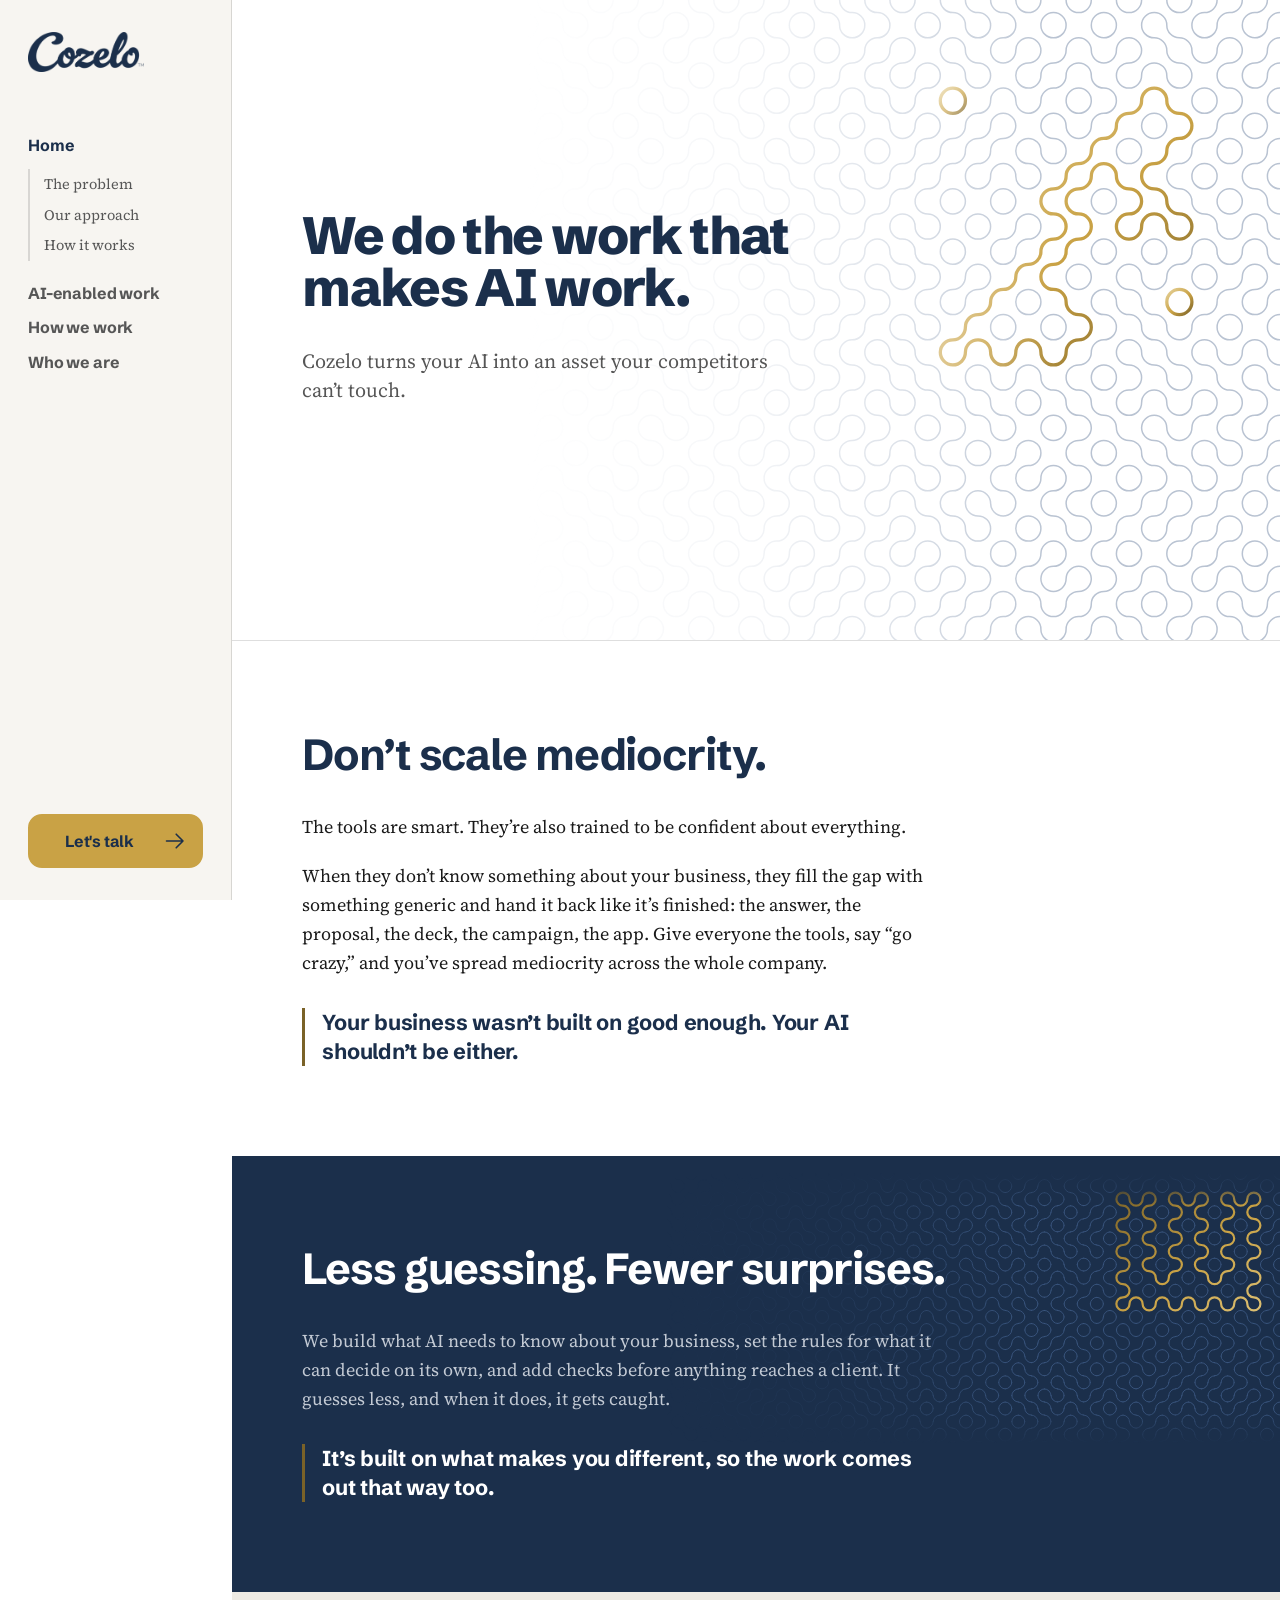
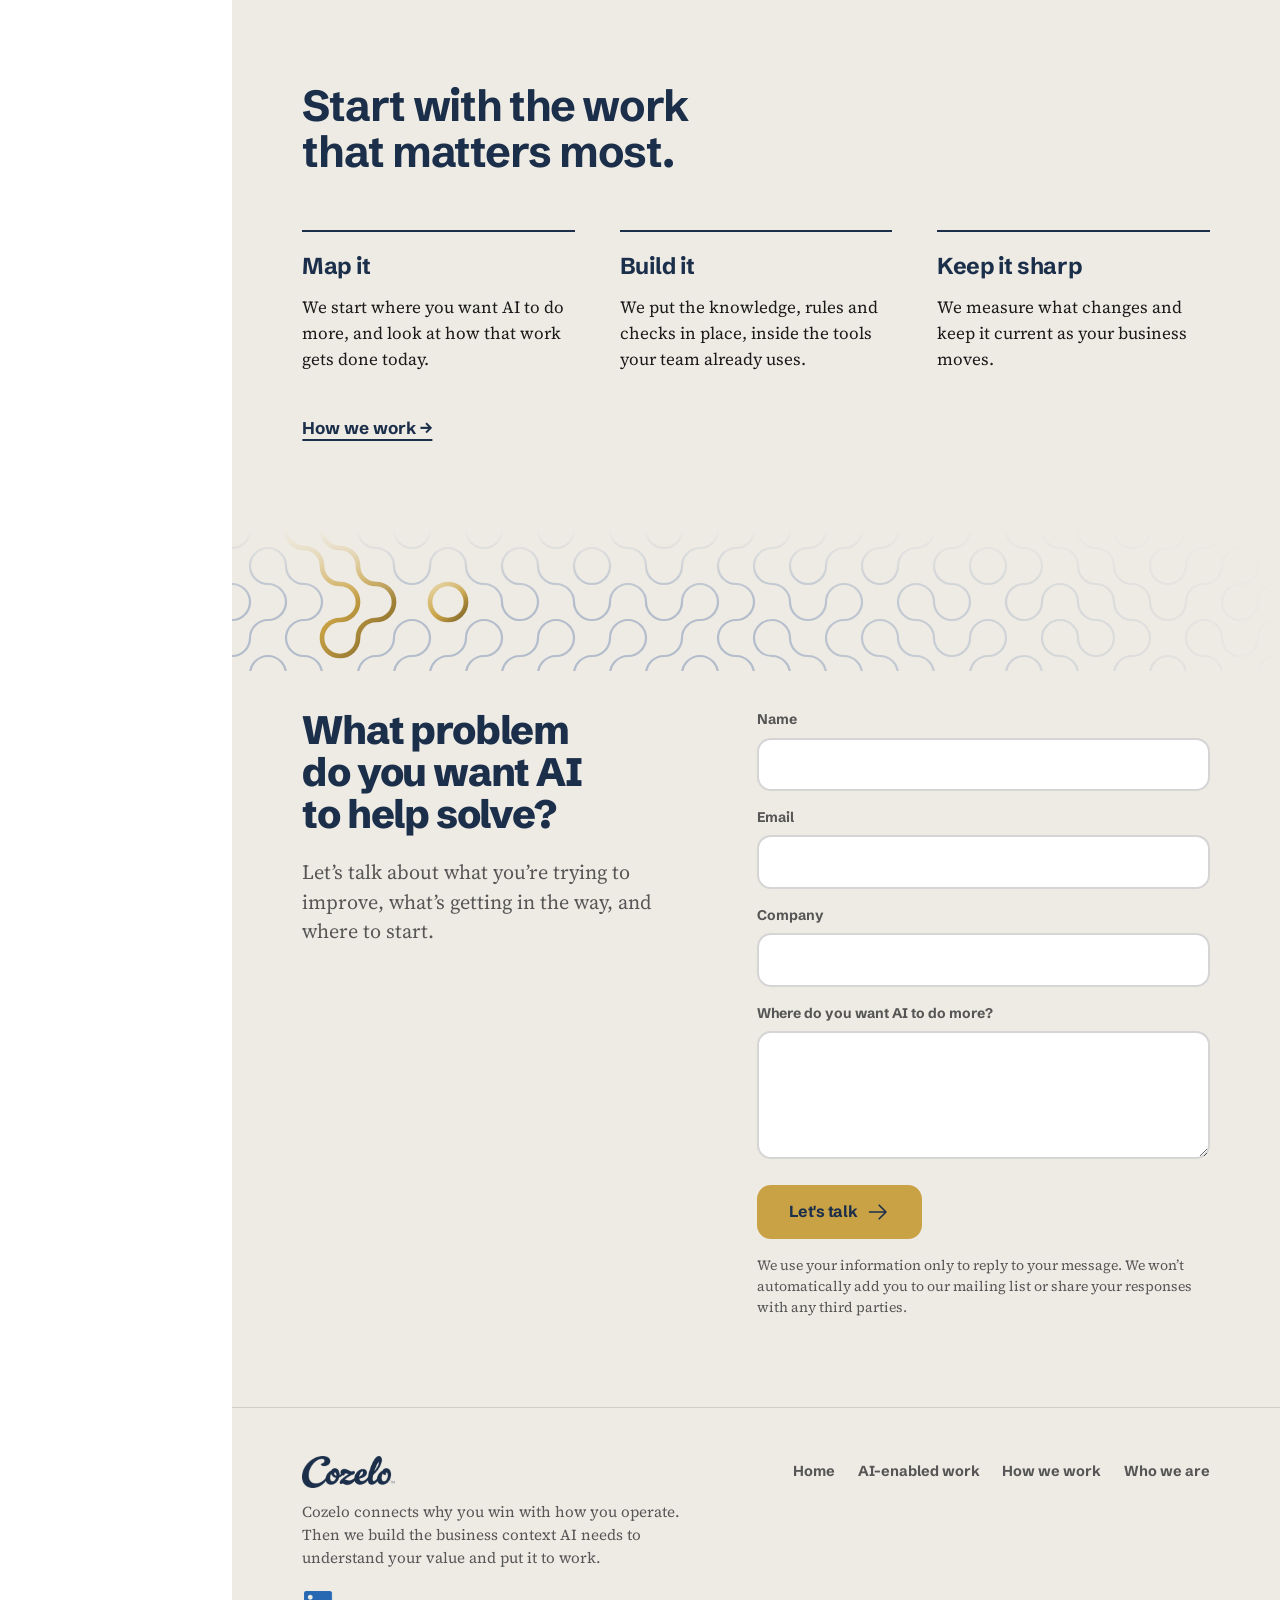
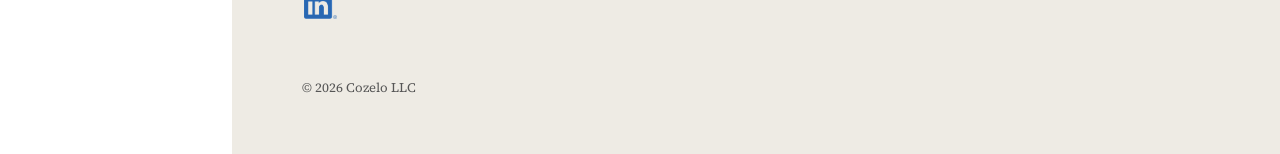
<file: index.html>
<!DOCTYPE html>
<html lang="en">
<head>
<!-- Google tag (gtag.js) -->
<script async src="https://www.googletagmanager.com/gtag/js?id=G-E1VWMGRN72"></script>
<script>
  window.dataLayer = window.dataLayer || [];
  function gtag(){dataLayer.push(arguments);}
  gtag('js', new Date());

  gtag('config', 'G-E1VWMGRN72');
</script>
<meta charset="utf-8">
<meta name="viewport" content="width=device-width, initial-scale=1">
<link rel="icon" type="image/png" href="/assets/logo-badge-128.png">
<link rel="canonical" href="https://cozelo.co/">
<meta property="og:type" content="website">
<meta property="og:site_name" content="Cozelo">
<meta property="og:title" content="Cozelo | We do the work that makes AI work">
<meta property="og:description" content="Cozelo turns your AI into an asset your competitors can&rsquo;t touch: built on what makes your business different, with rules for what it decides and checks before anything reaches a client.">
<meta property="og:url" content="https://cozelo.co/">
<meta property="og:image" content="https://cozelo.co/assets/og-card-v4.png">
<meta property="og:image:width" content="1200">
<meta property="og:image:height" content="630">
<meta name="twitter:card" content="summary_large_image">
<meta name="twitter:title" content="Cozelo | We do the work that makes AI work">
<meta name="twitter:description" content="Cozelo turns your AI into an asset your competitors can&rsquo;t touch: built on what makes your business different, with rules for what it decides and checks before anything reaches a client.">
<meta name="twitter:image" content="https://cozelo.co/assets/og-card-v4.png">
<meta name="theme-color" content="#ffffff">
<link rel="apple-touch-icon" href="/assets/logo-badge-128.png">
<title>Cozelo | We do the work that makes AI work</title>
<meta name="description" content="Cozelo turns your AI into an asset your competitors can&rsquo;t touch: built on what makes your business different, with rules for what it decides and checks before anything reaches a client.">
<link rel="preconnect" href="https://fonts.googleapis.com">
<link rel="preconnect" href="https://fonts.gstatic.com" crossorigin>
<link href="https://fonts.googleapis.com/css2?family=Schibsted+Grotesk:wght@400;700;800&family=Source+Serif+4:ital,opsz,wght@0,8..60,400;0,8..60,600;1,8..60,400&display=swap" rel="stylesheet">
<link rel="stylesheet" href="/assets/site.css?v=3c84e940">
<style>
/* ---------- homepage ---------- */
.home-hero{padding-bottom:clamp(3rem,6vw,5rem)}
@media(min-width:1081px){.home-hero{padding-top:4.5rem}}
@media(max-width:1080px){.home-hero{padding-top:8.5rem}}
.home-hero h1{max-width:20ch}
.home-hero .lede{margin-top:2rem; max-width:40rem}
/* Hero: Junctions field beside the headline. The gold shape is irregular, grown corner by corner along a
   line rising from lower left to upper right, with two gold circles set apart from it: work
   that grew one decision at a time. */
.home-hero{position:relative; overflow:hidden}
.home-hero .inner{position:relative; z-index:1}
@media(min-width:901px){
  .home-hero h1{font-size:clamp(2.5rem,4.1vw,3.75rem); max-width:23ch}
  .home-hero .lede{max-width:31rem}
  .home-hero{min-height:min(40rem,74vh); display:flex; align-items:center}
  .home-hero .inner{width:100%}
  .jx-hero{position:absolute; top:0; right:0; bottom:0; width:72%; z-index:0;
    -webkit-mask-image:linear-gradient(90deg, transparent 0, rgba(0,0,0,.14) 28%, rgba(0,0,0,.45) 48%, #000 70%);
    mask-image:linear-gradient(90deg, transparent 0, rgba(0,0,0,.14) 28%, rgba(0,0,0,.45) 48%, #000 70%)}
}
@media(max-width:900px){
  /* smaller on phones so the headline sits in three short lines */
  .home-hero h1{font-size:clamp(2.1rem,9vw,2.5rem)}
  /* The field straddles the line between the hero and the next section, half in each one's padding. */
  .home-hero{overflow:visible; padding-bottom:4.25rem}
  .jx-hero{position:absolute; left:0; right:0; bottom:0; z-index:1; transform:translateY(50%)}
  #problem{padding-top:4.25rem; border-top:0}
}

/* Pillars: three gold pillars standing on one base, rising from behind the navy heading. */
.jx-head{position:relative}
.jx-head h2{position:relative; z-index:1}
@media(min-width:901px){
  .jx-pillars{position:absolute; z-index:0; top:-4.5rem; height:270px; left:40%; right:calc(-1 * var(--gutter));
    -webkit-mask-image:linear-gradient(90deg, transparent 0, rgba(0,0,0,.2) 28%, #000 58%), linear-gradient(180deg, transparent 0, #000 12%, #000 88%, transparent);
    -webkit-mask-composite:source-in;
    mask-image:linear-gradient(90deg, transparent 0, rgba(0,0,0,.2) 28%, #000 58%), linear-gradient(180deg, transparent 0, #000 12%, #000 88%, transparent);
    mask-composite:intersect}
}
@media(max-width:900px){
  /* Beside the heading at the right edge, fading in from behind it. */
  .jx-pillars{position:absolute; z-index:0; right:calc(-1 * var(--gutter)); bottom:-1.25rem; width:46%; height:143px;
    -webkit-mask-image:linear-gradient(90deg, transparent 0, rgba(0,0,0,.35) 30%, #000 60%), linear-gradient(180deg, transparent 0, #000 12%);
    -webkit-mask-composite:source-in;
    mask-image:linear-gradient(90deg, transparent 0, rgba(0,0,0,.35) 30%, #000 60%), linear-gradient(180deg, transparent 0, #000 12%);
    mask-composite:intersect}
}

.sec-body{margin-top:clamp(1.5rem,3vw,2.25rem)}
.sec-body.prose{max-width:40rem}

/* Two or three columns of ruled cards */
.cols{display:grid; gap:clamp(1.75rem,3.5vw,3rem); margin-top:clamp(2.25rem,4.5vw,3.5rem)}
.cols--3{grid-template-columns:repeat(3,minmax(0,1fr))}
.col{border-top:2px solid var(--navy); padding-top:1.25rem}
.col h3{font-size:clamp(1.3rem,1.8vw,1.5rem); line-height:1.2; letter-spacing:-.02em}
.col p{margin:.875rem 0 0; font-family:var(--serif); font-size:1.0625rem; line-height:1.55; color:var(--on-light)}
@media(max-width:900px){.cols--3{grid-template-columns:1fr}}

.prose .call{font-family:var(--sans); font-weight:700; font-size:clamp(1.15rem,1.7vw,1.35rem); line-height:1.35; letter-spacing:-.01em; color:var(--navy)}
.band--dark .prose .call{color:var(--on-dark)}
.home-more{display:inline-block; margin-top:clamp(2rem,4vw,2.75rem)}

</style>
</head>
<body>

<!-- Mobile navigation. Rendered <=1080px only. -->
<div class="mnav" id="mnav">
  <div class="mnav__box">
    <a class="mnav__brand" href="/" aria-label="Cozelo — home">
      <img src="/assets/logo-badge-128.png" alt="" width="30" height="30">
    </a>
    <button class="mnav__burger" id="mburger" type="button" aria-label="Open menu" aria-expanded="false" aria-controls="mmenu">
      <span></span>
    </button>
  </div>
  <a class="btn btn--primary mnav__cta" href="#lets-talk">Let's talk<svg class="btn__arrow" viewBox="0 0 24 24" fill="none" stroke="currentColor" stroke-width="1.6" stroke-linecap="round" stroke-linejoin="round" aria-hidden="true" focusable="false"><path d="M3.5 12H20M13.2 5.2 20 12l-6.8 6.8"/></svg></a>
</div>
<nav class="mmenu" id="mmenu" aria-label="Primary">
  <a class="mlink current" href="/">Home</a>
  <a class="mlink" href="/ai-enabled-work/">AI-enabled work</a>
  <a class="mlink" href="/how-we-work/">How we work</a>
  <a class="mlink" href="/who-we-are/">Who we are</a>
  <div class="mmenu__foot">
    <a class="btn btn--primary" href="#lets-talk">Let's talk<svg class="btn__arrow" viewBox="0 0 24 24" fill="none" stroke="currentColor" stroke-width="1.6" stroke-linecap="round" stroke-linejoin="round" aria-hidden="true" focusable="false"><path d="M3.5 12H20M13.2 5.2 20 12l-6.8 6.8"/></svg></a>
  </div>
</nav>

<nav class="rail" id="rail" aria-label="Primary">
  <div>
    <a class="brand" href="/">
      <img class="wordmark-img" src="/assets/logo-wordmark-navy.png" alt="Cozelo — home" width="93" height="32">
    </a>
    <ul class="rail__pages">
      <li><a class="rail__pg current" href="/" aria-current="page">Home</a>
        <ul class="rail__toc">
          <li><a href="#problem">The problem</a></li>
          <li><a href="#approach">Our approach</a></li>
          <li><a href="#process">How it works</a></li>
        </ul>
      </li>
      <li><a class="rail__pg" href="/ai-enabled-work/">AI-enabled work</a></li>
      <li><a class="rail__pg" href="/how-we-work/">How we work</a></li>
      <li><a class="rail__pg" href="/who-we-are/">Who we are</a></li>
    </ul>
  </div>
  <a class="btn btn--primary" href="#lets-talk">Let's talk<svg class="btn__arrow" viewBox="0 0 24 24" fill="none" stroke="currentColor" stroke-width="1.6" stroke-linecap="round" stroke-linejoin="round" aria-hidden="true" focusable="false"><path d="M3.5 12H20M13.2 5.2 20 12l-6.8 6.8"/></svg></a>
</nav>

<header class="band band--light home-hero" id="top">
  <div class="inner">
    <h1>We do the work that makes AI work.</h1>
    <p class="lede">Cozelo turns your AI into an asset your competitors can&rsquo;t touch.</p>
  </div>
  <div class="jx jx-hero" data-motif="junctions" data-surface="white" data-seed="23" data-narrow-media="(max-width: 900px)"
       data-opts='{"tile":29,"fluid":870,"anchor":"right","shapes":[{"type":"chain","points":[[13,14],[9,10],[8,7],[4,5]]},{"type":"blob","x":11,"y":12,"n":6,"seed":3},{"type":"blob","x":6,"y":6,"n":6,"seed":5},{"type":"dot","x":13,"y":4},{"type":"dot","x":4,"y":12}]}'
       data-opts-narrow='{"tile":22,"fluid":0,"fit":true,"rows":4,"shapes":[{"type":"chain","points":[[10,3],[7,2],[5,1]]},{"type":"blob","x":7,"y":2,"n":3,"seed":5},{"type":"dot","x":14,"y":2},{"type":"dot","x":2,"y":2}]}'></div>
</header>

<section class="band band--light" id="problem">
  <div class="inner">
    <h2>Don&rsquo;t scale mediocrity.</h2>
    <div class="sec-body prose">
      <p>The tools are smart. They&rsquo;re also trained to be confident about everything.</p>
      <p>When they don&rsquo;t know something about your business, they fill the gap with something generic and hand it back like it&rsquo;s finished: the answer, the proposal, the deck, the campaign, the app. Give everyone the tools, say &ldquo;go crazy,&rdquo; and you&rsquo;ve spread mediocrity across the whole company.</p>
      <p class="call">Your business wasn&rsquo;t built on good enough. Your AI shouldn&rsquo;t be either.</p>
    </div>
  </div>
</section>

<section class="band band--dark" id="approach">
  <div class="inner">
    <div class="jx-head">
      <h2>Less guessing. Fewer surprises.</h2>
      <div class="jx jx-pillars" data-motif="junctions" data-surface="navy" data-seed="5" data-draw="scroll"
           data-opts='{"tile":21,"anchor":"right","thin":0.07,"thick":0.15,"shapes":[{"type":"rect","x":3,"y":1,"w":2,"h":6},{"type":"rect","x":7,"y":1,"w":2,"h":6},{"type":"rect","x":11,"y":1,"w":2,"h":6},{"type":"rect","x":3,"y":7,"w":10,"h":2}]}'
           data-opts-narrow='{"tile":13,"fit":true,"thick":0.17,"shapes":[{"type":"rect","x":2,"y":2,"w":2,"h":6},{"type":"rect","x":6,"y":2,"w":2,"h":6},{"type":"rect","x":10,"y":2,"w":2,"h":6},{"type":"rect","x":2,"y":8,"w":10,"h":2}]}'></div>
    </div>
    <div class="sec-body prose">
      <p>We build what AI needs to know about your business, set the rules for what it can decide on its own, and add checks before anything reaches a client. It guesses less, and when it does, it gets caught.</p>
      <p class="call">It&rsquo;s built on what makes you different, so the work comes out that way too.</p>
    </div>
  </div>
</section>

<section class="band band--shade" id="process">
  <div class="inner">
    <h2>Start with the work that matters most.</h2>
    <div class="cols cols--3">
      <div class="col">
        <h3>Map it</h3>
        <p>We start where you want AI to do more, and look at how that work gets done today.</p>
      </div>
      <div class="col">
        <h3>Build it</h3>
        <p>We put the knowledge, rules and checks in place, inside the tools your team already uses.</p>
      </div>
      <div class="col">
        <h3>Keep it sharp</h3>
        <p>We measure what changes and keep it current as your business moves.</p>
      </div>
    </div>
    <a class="textlink home-more" href="/how-we-work/">How we work &rarr;</a>
  </div>
</section>

<section class="band band--shade" id="lets-talk">
  <div class="jx jx-close" data-motif="junctions" data-surface="shade" data-seed="41"
       data-opts='{"tile":36,"anchorY":"bottom","shapes":[{"type":"chain","points":[[3,5],[3,1]]},{"type":"dot","x":6,"y":2}]}'
       data-opts-narrow='{"tile":30}'></div>
  <div class="inner close-wrap">
    <div>
      <h2 class="close__h">What problem do you want AI to help solve?</h2>
      <p class="lede close__lede">Let&rsquo;s talk about what you&rsquo;re trying to improve, what&rsquo;s getting in the way, and where to start.</p>
    </div>
    <form class="cform" name="contact" method="POST" action="/thanks/"
          data-netlify="true" netlify-honeypot="bot-field">
      <input type="hidden" name="form-name" value="contact">
      <p class="cform__hp"><label>Leave this empty <input name="bot-field"></label></p>
      <div class="cform__grid">
        <div>
          <label for="f-name">Name</label>
          <input id="f-name" name="name" type="text" autocomplete="name" required>
        </div>
        <div>
          <label for="f-email">Email</label>
          <input id="f-email" name="email" type="email" autocomplete="email" required>
        </div>
        <div class="full">
          <label for="f-company">Company</label>
          <input id="f-company" name="company" type="text" autocomplete="organization">
        </div>
        <div class="full">
          <label for="f-msg">Where do you want AI to do more?</label>
          <textarea id="f-msg" name="message" required></textarea>
        </div>
      </div>
      <button class="btn btn--primary" type="submit">Let's talk<svg class="btn__arrow" viewBox="0 0 24 24" fill="none" stroke="currentColor" stroke-width="1.6" stroke-linecap="round" stroke-linejoin="round" aria-hidden="true" focusable="false"><path d="M3.5 12H20M13.2 5.2 20 12l-6.8 6.8"/></svg></button>
      <p class="cform__note">We use your information only to reply to your message. We won&rsquo;t automatically add you to our mailing list or share your responses with any third parties.</p>
    </form>
  </div>
</section>


<footer class="footer">
  <div class="footer__in">
    <div>
      <a class="brand" href="/">
        <img class="wordmark-img" src="/assets/logo-wordmark-navy.png" alt="Cozelo — home" width="93" height="32">
      </a>
      <small>Cozelo connects why you win with how you operate. Then we build the business context AI needs to understand your value and put it to work.</small>
      <p class="footer__social"><a href="https://www.linkedin.com/company/cozelo-co/home/" target="_blank" rel="noopener" aria-label="Cozelo on LinkedIn"><img src="/assets/linkedin-in-blue.png" alt="LinkedIn" width="33" height="28" loading="lazy"></a></p>
    </div>
    <ul>
      <li><a href="/">Home</a></li>
      <li><a href="/ai-enabled-work/">AI-enabled work</a></li>
      <li><a href="/how-we-work/">How we work</a></li>
      <li><a href="/who-we-are/">Who we are</a></li>
    </ul>
    <p class="footer__legal">&copy; 2026 Cozelo LLC</p>
  </div>
</footer>

<script src="/assets/site.js?v=21677f43"></script>
<script src="/assets/motif.js?v=cc46da7a"></script>
</body>
</html>
</file>
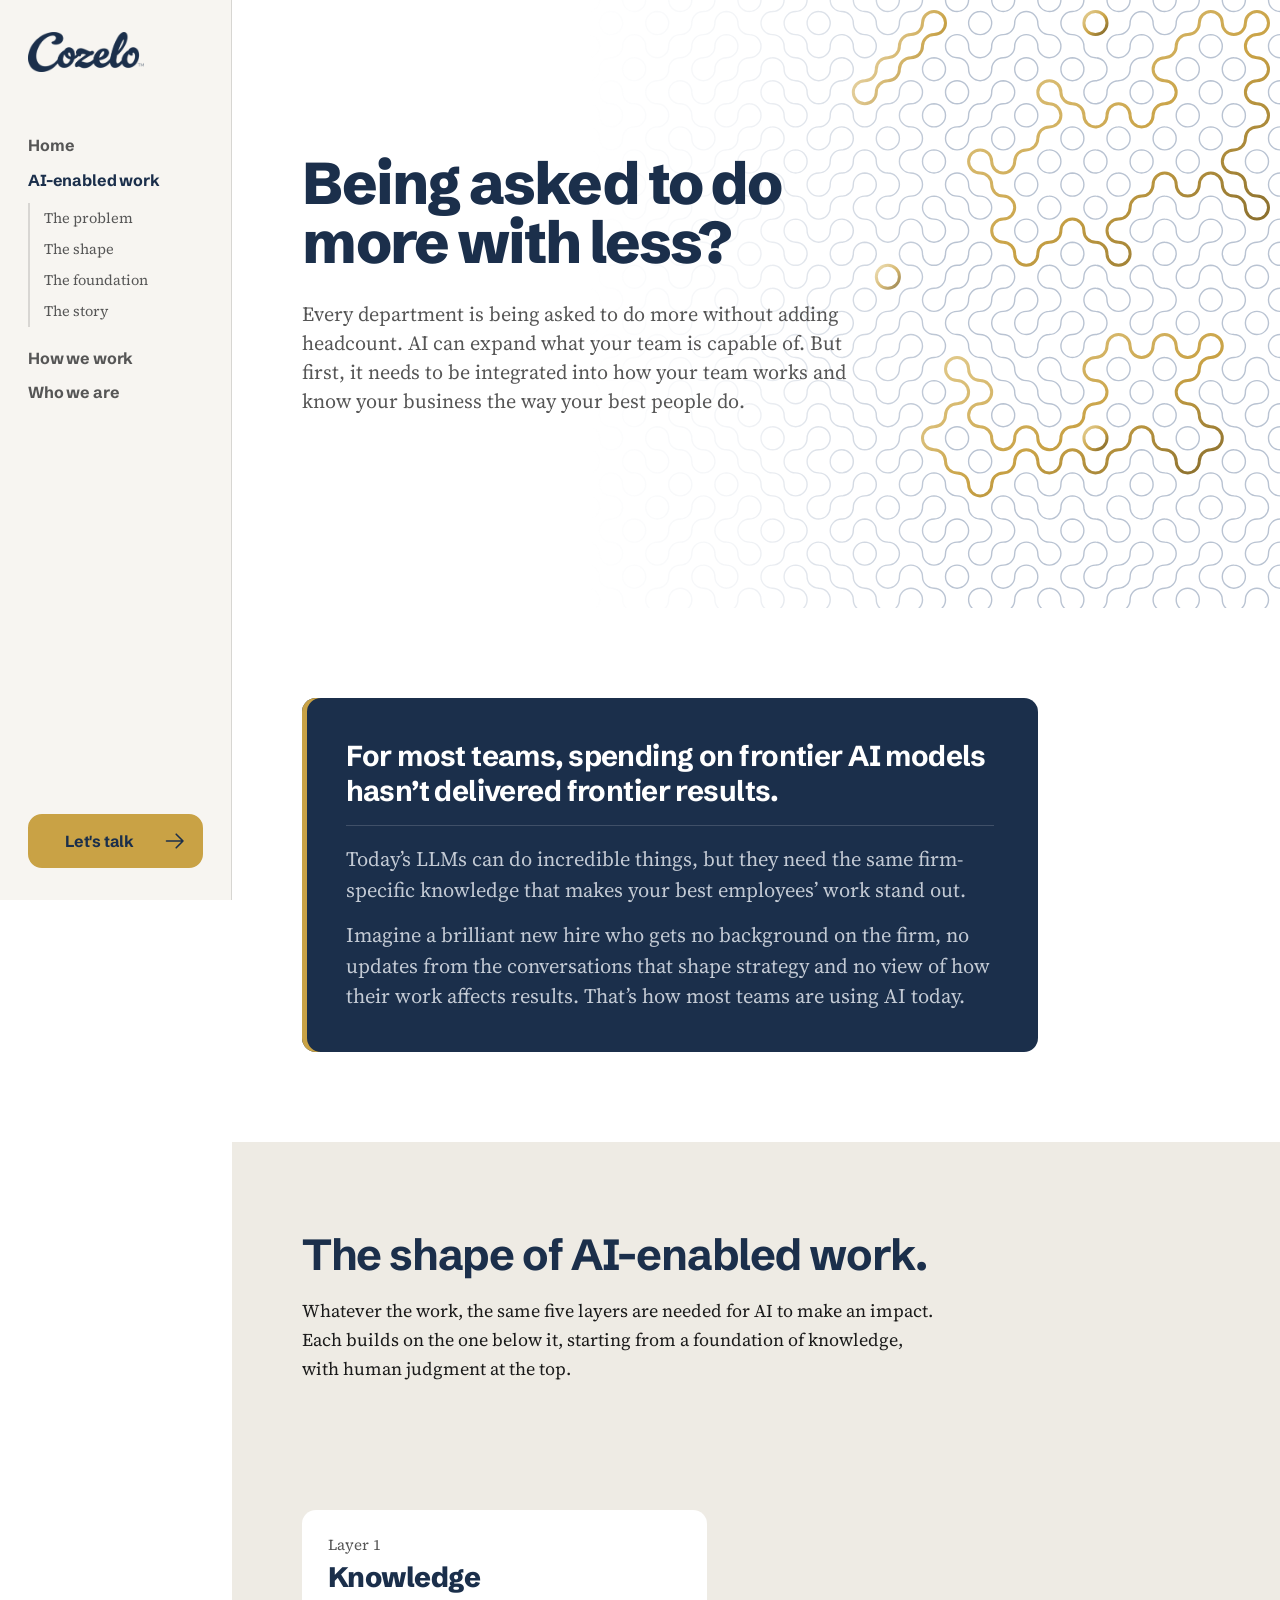
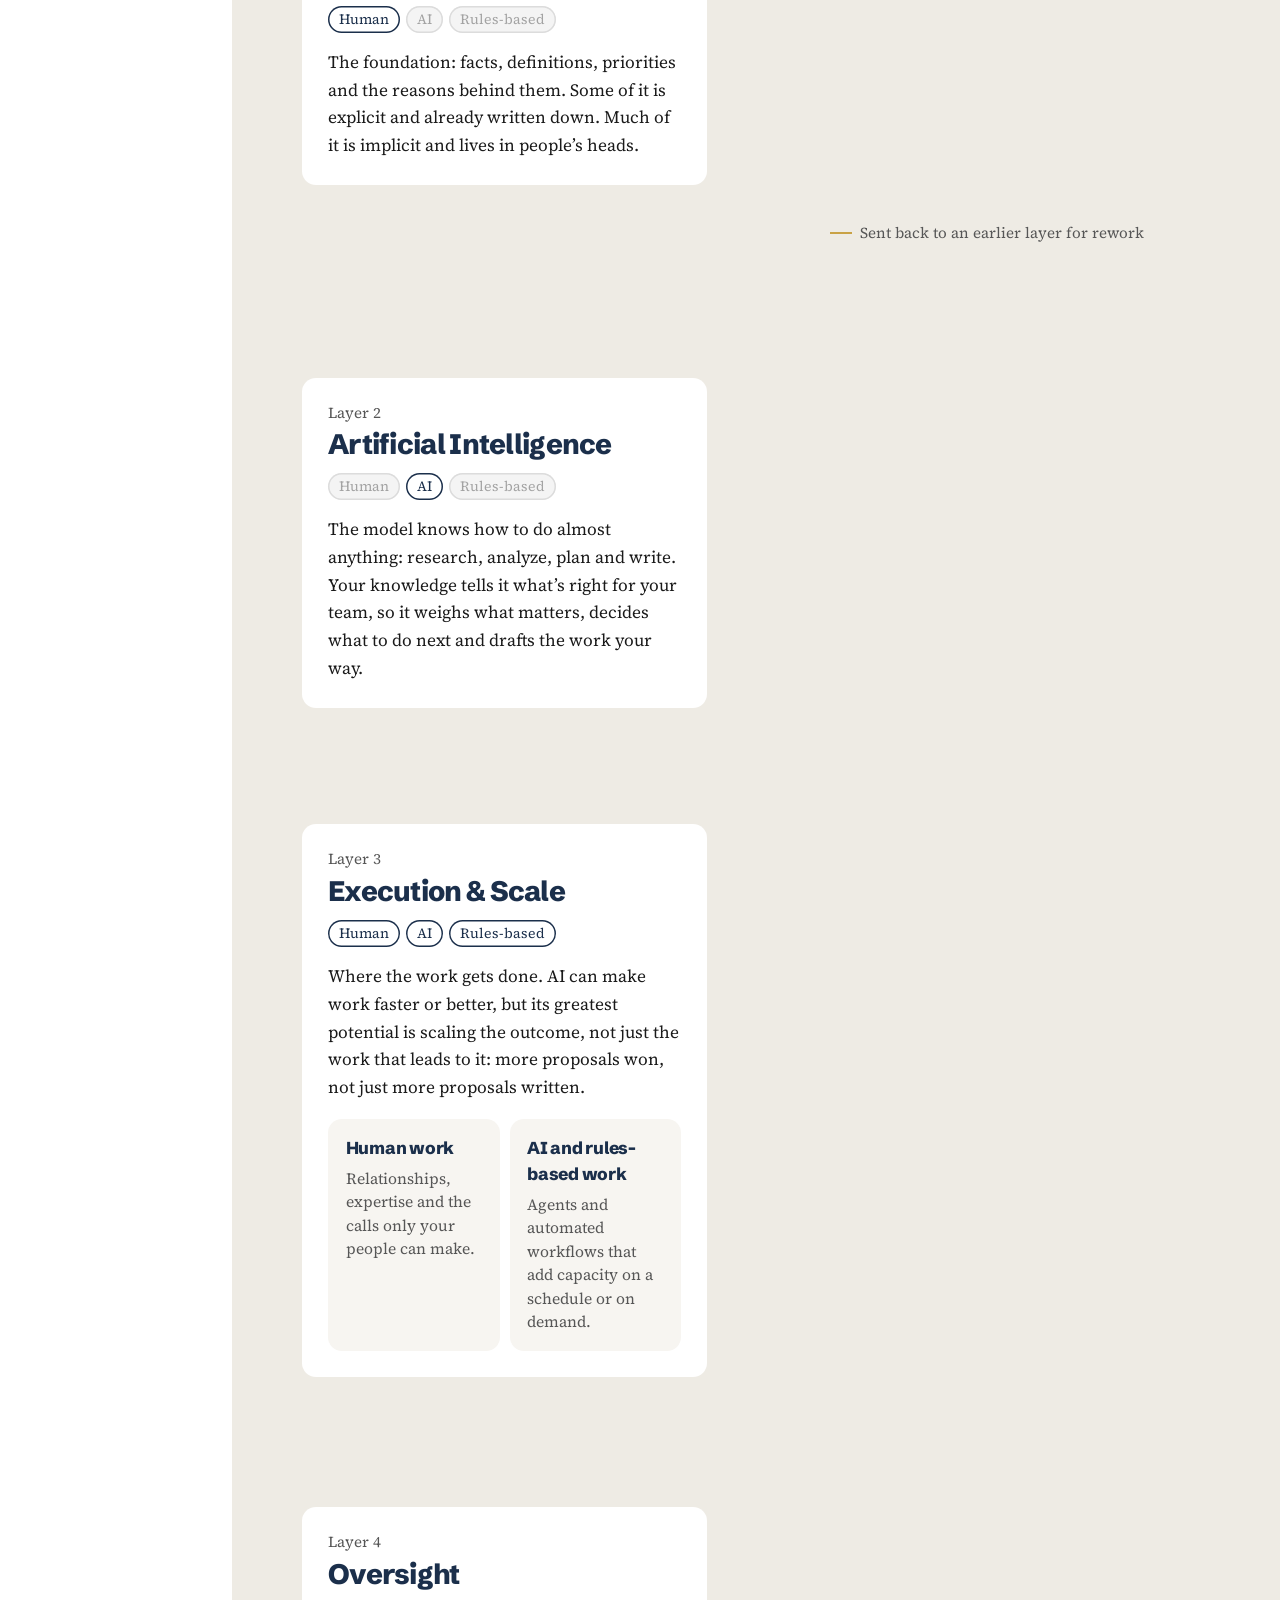
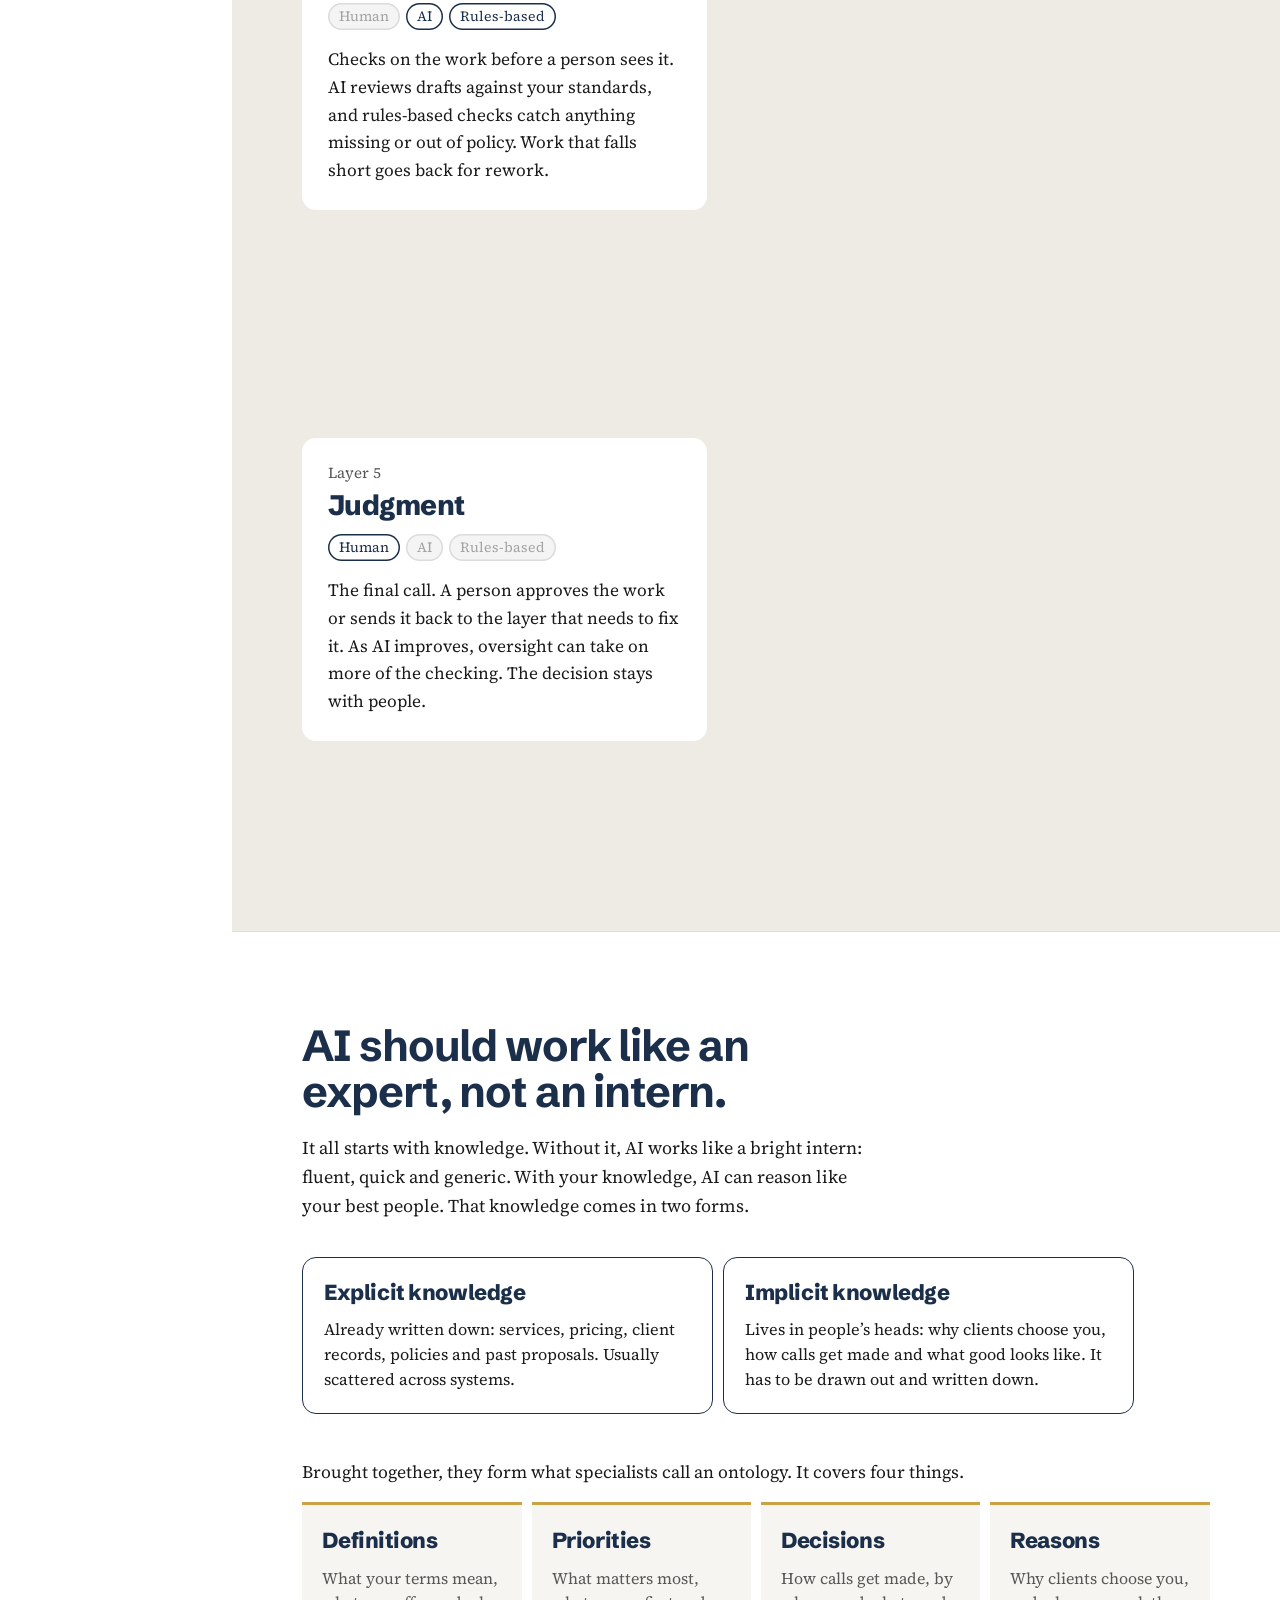
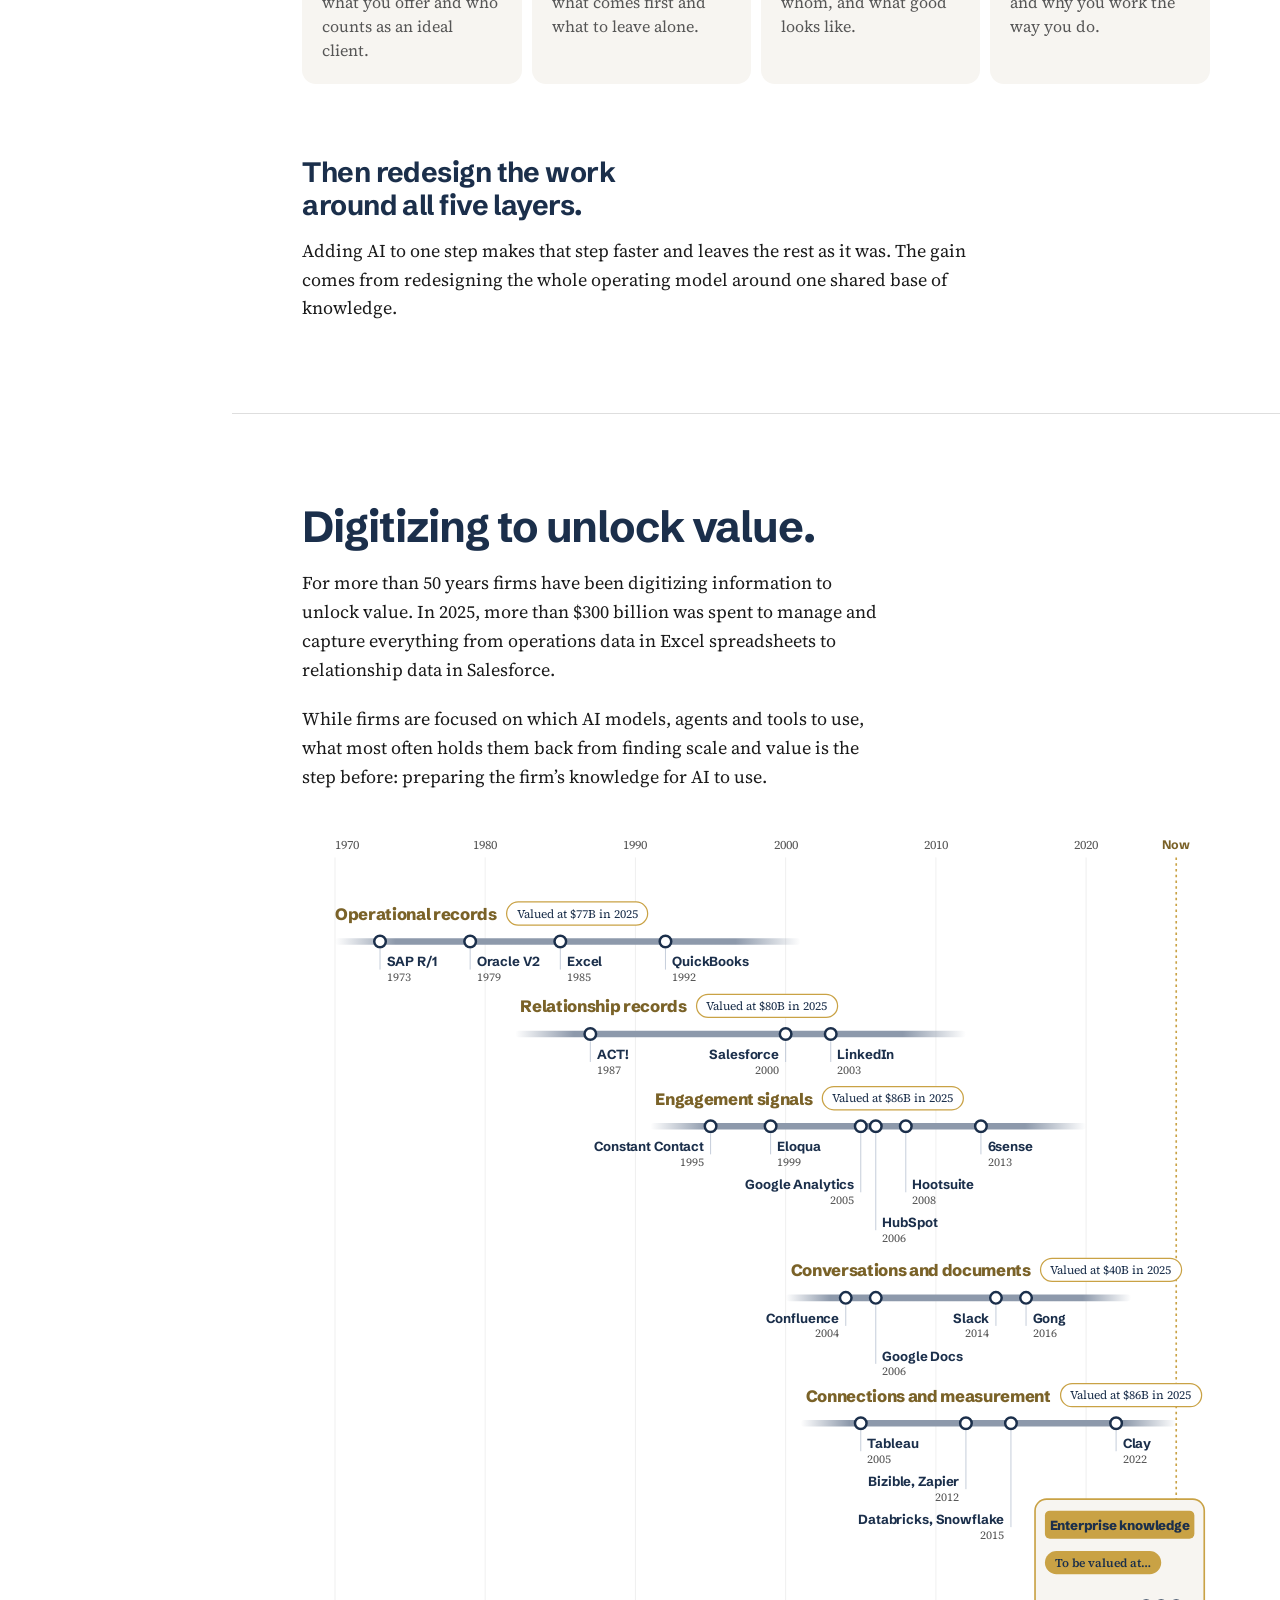
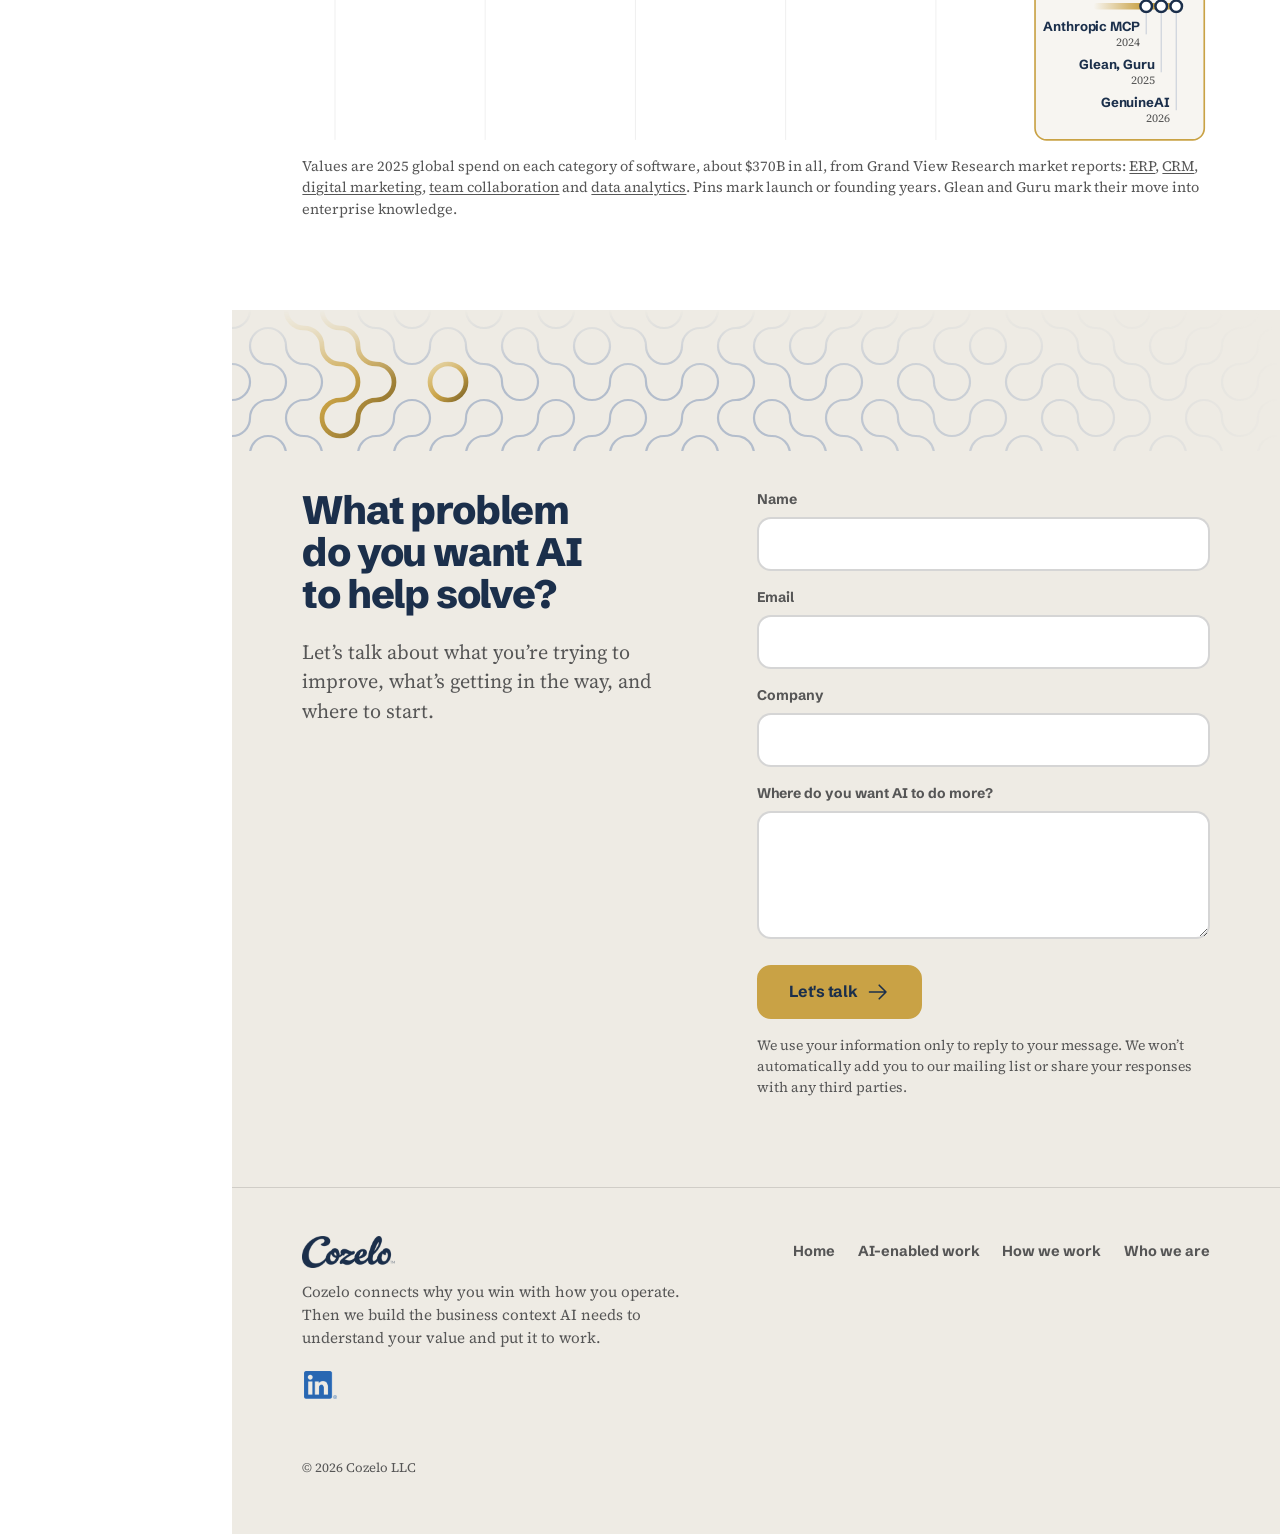
<file: ai-enabled-work/index.html>
<!DOCTYPE html>
<html lang="en">
<head>
<!-- Google tag (gtag.js) -->
<script async src="https://www.googletagmanager.com/gtag/js?id=G-E1VWMGRN72"></script>
<script>
  window.dataLayer = window.dataLayer || [];
  function gtag(){dataLayer.push(arguments);}
  gtag('js', new Date());

  gtag('config', 'G-E1VWMGRN72');
</script>
<meta charset="utf-8">
<meta name="viewport" content="width=device-width, initial-scale=1">
<link rel="icon" type="image/png" href="/assets/logo-badge-128.png">
<link rel="canonical" href="https://cozelo.co/ai-enabled-work/">
<meta property="og:type" content="website">
<meta property="og:site_name" content="Cozelo">
<meta property="og:title" content="AI-enabled work | Cozelo">
<meta property="og:description" content="Being asked to do more with less? AI can carry a real share of your team&rsquo;s work once five layers are in place, starting with your firm&rsquo;s knowledge.">
<meta property="og:url" content="https://cozelo.co/ai-enabled-work/">
<meta property="og:image" content="https://cozelo.co/assets/og-card-v4.png">
<meta property="og:image:width" content="1200">
<meta property="og:image:height" content="630">
<meta name="twitter:card" content="summary_large_image">
<meta name="twitter:title" content="AI-enabled work | Cozelo">
<meta name="twitter:description" content="Being asked to do more with less? AI can carry a real share of your team&rsquo;s work once five layers are in place, starting with your firm&rsquo;s knowledge.">
<meta name="twitter:image" content="https://cozelo.co/assets/og-card-v4.png">
<meta name="theme-color" content="#ffffff">
<link rel="apple-touch-icon" href="/assets/logo-badge-128.png">
<title>AI-enabled work | Cozelo</title>
<meta name="description" content="Being asked to do more with less? AI can carry a real share of your team&rsquo;s work once five layers are in place, starting with your firm&rsquo;s knowledge.">
<link rel="preconnect" href="https://fonts.googleapis.com">
<link rel="preconnect" href="https://fonts.gstatic.com" crossorigin>
<link href="https://fonts.googleapis.com/css2?family=Schibsted+Grotesk:wght@400;700;800&family=Source+Serif+4:ital,opsz,wght@0,8..60,400;0,8..60,600;1,8..60,400&display=swap" rel="stylesheet">
<link rel="stylesheet" href="/assets/site.css?v=3c84e940">
<style>
/* ---------- AI-enabled work ----------
   Built on the Cozelo site system (assets/site.css, assets/motif.js), with the patterns of the
   business development page (collateral/agentic-gtm-team). Page-specific patterns below. */


/* Hero */
.bd-hero{position:relative; overflow:hidden}
.bd-hero .inner{position:relative; z-index:1}
.bd-hero h1{max-width:14ch}
.bd-hero .lede{margin-top:1.75rem; max-width:34rem}
@media(min-width:901px){
  .bd-hero{min-height:min(38rem,72vh); display:flex; align-items:center; padding-top:4.5rem}
  .bd-hero .inner{width:100%}
  .bd-hero h1{font-size:clamp(2.6rem,4.6vw,4.1rem)}
  .jx-hero{position:absolute; top:0; right:0; bottom:0; width:66%; z-index:0;
    -webkit-mask-image:linear-gradient(90deg, transparent 0, rgba(0,0,0,.18) 22%, rgba(0,0,0,.6) 38%, #000 52%);
    mask-image:linear-gradient(90deg, transparent 0, rgba(0,0,0,.18) 22%, rgba(0,0,0,.6) 38%, #000 52%)}
}
@media(max-width:900px){
  .bd-hero{overflow:visible; padding-top:2.75rem; padding-bottom:4.25rem}
  .bd-hero h1{font-size:clamp(2.2rem,10vw,2.9rem)}
  .jx-hero{position:absolute; left:0; right:0; bottom:0; height:150px; z-index:1; transform:translateY(50%)}
  #problem{padding-top:5rem}
}

/* Problem: the work behind every new client */
.work{list-style:none; margin:clamp(2rem,4vw,2.75rem) 0 0; padding:0; display:grid; grid-template-columns:repeat(5,1fr); border-top:2px solid var(--navy)}
.work li{padding:1rem 1.25rem 0 0}
.work b{display:block; font-weight:700; color:var(--navy); font-size:1.05rem; letter-spacing:-.015em; line-height:1.2}
.work span{display:block; font-family:var(--serif); font-size:.95rem; line-height:1.45; color:var(--on-light-soft); margin-top:.35rem}
@media(max-width:860px){.work{grid-template-columns:1fr 1fr; gap:0 1rem}.work li{padding-bottom:1rem}}
@media(max-width:460px){.work{grid-template-columns:1fr}}
.problem-copy{max-width:40rem}
.problem-copy p{margin-top:1.1rem}
.problem-call{margin-top:clamp(2.25rem,4vw,3rem); max-width:46rem}
.problem-call .call{margin:0}
/* What AI changes: context first, then the system */
#foundation{border-top:1px solid var(--rule-light)}
.ai-copy{max-width:44rem}
.ai-copy .prose{margin-top:1.25rem}
.ai-copy .prose p + p{margin-top:1rem}
.onto{list-style:none; margin:clamp(2rem,4vw,2.75rem) 0 0; padding:0; display:grid; grid-template-columns:repeat(4,1fr); gap:10px}
.onto li{background:var(--bone); border-top:3px solid var(--gold); border-radius:0 0 var(--btn-radius) var(--btn-radius); padding:1.25rem 1.25rem 1.4rem}
.onto b{display:block; font-family:var(--sans); font-weight:800; font-size:clamp(1.2rem,1.7vw,1.45rem); letter-spacing:-.02em; color:var(--navy)}
.onto span{display:block; font-family:var(--serif); font-size:1rem; line-height:1.5; color:var(--on-light-soft); margin-top:.5rem}
@media(max-width:900px){.onto{grid-template-columns:1fr 1fr}}
@media(max-width:480px){.onto{grid-template-columns:1fr}}
.sys{margin-top:clamp(3rem,6vw,4.5rem)}
.sys h3{color:var(--navy); font-size:clamp(1.4rem,2.2vw,1.75rem); max-width:26ch}
.sys .prose{margin-top:1rem; max-width:44rem}
/* Approach: the layers */
.layers{margin-top:clamp(2rem,4vw,3rem); display:grid; gap:10px}
.layer{position:relative; overflow:hidden; display:grid; grid-template-columns:minmax(0,.7fr) minmax(0,1.3fr); gap:clamp(1rem,4vw,3rem);
  align-items:center; border-radius:var(--btn-radius); padding:clamp(1.2rem,2.6vw,1.6rem) clamp(1.25rem,3vw,2rem)}
.layer > *{position:relative; z-index:1}
.layer h3{font-size:clamp(1.15rem,1.7vw,1.4rem)}
.layer p{font-family:var(--serif); font-size:1.02rem; line-height:1.55}
.layer--you,.layer--agents,.layer--llm{background:#fff}
.layer--you{box-shadow:inset 0 0 0 2px var(--navy)}
.layer--base{background:var(--navy); color:var(--on-navy-soft); padding-top:clamp(1.6rem,3.4vw,2.2rem); padding-bottom:clamp(1.6rem,3.4vw,2.2rem)}
.layer--base h3{color:#fff}
.layer--base p{max-width:26rem}
.layer__n{display:block; font-family:var(--serif); font-size:.9rem; color:var(--on-light-soft); margin-bottom:.3rem}
.layer--base .layer__n{color:var(--on-navy-soft)}
@media(max-width:700px){.layer{grid-template-columns:1fr; gap:.5rem}}
/* Context base: a gold slab underneath, rising from behind the copy at the right. */
.jx-base{position:absolute; top:0; right:0; bottom:0; width:34%; z-index:0;
  -webkit-mask-image:linear-gradient(90deg, transparent 0, rgba(0,0,0,.25) 35%, #000 70%);
  mask-image:linear-gradient(90deg, transparent 0, rgba(0,0,0,.25) 35%, #000 70%)}
@media(max-width:1180px){.jx-base{display:none}}
/* The team: wheel and agent panels */
.team-lede{max-width:40rem; margin-top:1.25rem}
.team-grid{display:grid; grid-template-columns:minmax(0,.9fr) minmax(0,1.1fr); gap:clamp(2rem,5vw,4.5rem); align-items:start; margin-top:clamp(2rem,4vw,3rem)}
@media(max-width:900px){.team-grid{grid-template-columns:1fr}}
.bdw{width:100%; max-width:30rem; height:auto; display:block; margin:0 auto}
@media(min-width:901px){.bdw{position:sticky; top:2rem}}
.bdw .wedge{fill:var(--bone); cursor:pointer; transition:fill var(--dur-fast) var(--ease)}
.bdw .wedge:hover{fill:#fff}
.bdw .wedge.on{fill:#e6d29a}
.bdw .core{cursor:pointer; transition:stroke-width var(--dur-fast) var(--ease)}
.bdw.why-on .core{stroke:#e6d29a; stroke-width:10}
.bdw .ring{transition:stroke-width var(--dur-fast) var(--ease)}
.bdw.orch-on .ring{stroke-width:9}
.bdw text{pointer-events:none}
.bdw-label{font-family:var(--sans); font-size:29px; font-weight:700; letter-spacing:-.01em; fill:var(--navy); text-anchor:middle; dominant-baseline:central}
.bdw-ring{font-family:var(--sans); font-size:21px; font-weight:700; letter-spacing:.05em; fill:#fff}
.bdw-orch{font-family:var(--sans); font-size:23px; font-weight:700; letter-spacing:.05em; fill:var(--gold)}
.bdw-core{font-family:var(--sans); font-weight:800; font-size:30px; letter-spacing:-.02em; fill:var(--navy); text-anchor:middle}
/* A day with the team: a straight ruler, as on How we work */
.day{list-style:none; margin:clamp(2rem,4vw,2.75rem) 0 0; padding:0; display:grid; grid-template-columns:repeat(5,1fr); gap:clamp(1rem,3vw,2rem); position:relative}
.day::before{content:""; position:absolute; left:6px; right:0; top:6px; height:2px; background:var(--gold)}
.day li{position:relative; padding-top:2rem}
.day li::before{content:""; position:absolute; left:0; top:0; width:14px; height:14px; border-radius:50%; background:var(--bone-shade); box-shadow:inset 0 0 0 3px var(--gold)}
.day li.you::before{background:var(--navy); box-shadow:inset 0 0 0 3px var(--navy)}
.day b{display:block; font-weight:700; color:var(--navy); font-size:1.08rem; letter-spacing:-.015em}
.day small{display:block; font-family:var(--serif); font-size:.9rem; color:var(--gold-ink); margin-top:.15rem}
.day span{display:block; font-family:var(--serif); font-size:1rem; line-height:1.5; margin-top:.5rem}
.day-key{margin-top:1.5rem; font-family:var(--serif); font-size:.9rem; color:var(--on-light-soft); display:flex; gap:1.5rem; flex-wrap:wrap}
.day-key i{display:inline-block; width:12px; height:12px; border-radius:50%; margin-right:.45rem; vertical-align:-1px}
.day-key .a{box-shadow:inset 0 0 0 3px var(--gold)}
.day-key .y{background:var(--navy)}
@media(max-width:960px){
  .day{grid-template-columns:1fr; gap:1.5rem; padding-left:2rem}
  .day::before{left:6px; top:6px; bottom:6px; right:auto; width:2px; height:auto}
  .day li{padding-top:0}
  .day li::before{left:-2rem; top:.3rem}
}

/* Problem: the gap, as one navy box. The result so far, then what it takes. */
.gap-box{position:relative; margin-top:0; max-width:42rem; background:var(--navy); color:#fff; border-radius:var(--btn-radius);
  padding:clamp(1.75rem,3.5vw,2.5rem) clamp(1.5rem,3.5vw,2.75rem); box-shadow:inset 5px 0 0 var(--gold)}
.gap-a{margin:0; font-family:var(--sans); font-weight:700; font-size:clamp(1.35rem,2.3vw,1.8rem); line-height:1.22; letter-spacing:-.02em}
.gap-b{margin:1.1rem 0 0; padding-top:1.1rem; border-top:1px solid var(--rule-dark); font-family:var(--serif); font-size:clamp(1.1rem,1.6vw,1.3rem); line-height:1.5; color:var(--on-navy-soft)}

/* The shape: the layers read 1 to 5 down the left. As each one scrolls past, its tier slides
   right into a pyramid that stays fixed mid-screen, building from Knowledge up to Judgment. */
.ing{display:grid; grid-template-columns:minmax(0,1fr) minmax(0,1.1fr); gap:clamp(2rem,4.5vw,4rem); margin-top:clamp(2rem,4vw,3rem)}
.ing-pyr{position:sticky; top:calc(50vh - 15rem); align-self:start; height:30rem; display:flex; flex-direction:column; justify-content:center}
.pyr{width:100%; height:auto; max-height:26rem; display:block; overflow:visible}
.tier text{font-family:var(--sans); font-weight:800; font-size:19px; letter-spacing:-.02em; fill:#fff}
.tier.t5 text{font-size:15px}
.t1 polygon{fill:var(--navy)}
.t2 polygon{fill:#2c4467}
.t3 polygon{fill:#455d84}
.t4 polygon{fill:#a9b6cb}
.t4 text,.tier.t5 text{fill:var(--navy)}
.t5 polygon{fill:var(--gold)}
.pyr-loop{fill:none; stroke:var(--gold); stroke-width:2.5; stroke-linecap:round; stroke-linejoin:round}
.js .tier{opacity:0; transform:translateX(-90px); transition:opacity .5s var(--ease), transform .6s var(--ease)}
.js .tier.on{opacity:1; transform:none}
.js .pyr-loop{opacity:0; transition:opacity .5s var(--ease) .3s}
.js .pyr.done .pyr-loop{opacity:1}
.stack-key{margin:1rem 0 0; font-family:var(--serif); font-size:.95rem; color:var(--on-light-soft); text-align:center}
.stack-key i{display:inline-block; width:22px; height:0; border-top:2.5px solid var(--gold); margin-right:.5rem; vertical-align:4px}
.steps{list-style:none; margin:0; padding:0}
.step{min-height:62vh; display:flex; flex-direction:column; justify-content:center}
.step:first-child{min-height:48vh}
.step:last-child{min-height:56vh}
.card{background:#fff; border-radius:var(--btn-radius); padding:1.5rem 1.6rem 1.6rem}
.card-top{display:flex; flex-direction:column; align-items:flex-start; gap:.8rem}
.card h3{font-size:clamp(1.45rem,2.2vw,1.85rem); font-weight:800; letter-spacing:-.025em; line-height:1.1; color:var(--navy); margin:.15rem 0 0}
.card .layer__n{font-size:.95rem}
.card p{font-family:var(--serif); font-size:1.08rem; line-height:1.6; margin:1rem 0 0}
/* Pills sit in fixed slots, Human then AI then Rules-based, so each one is in the same place on every card. */
.who{display:flex; flex-wrap:wrap; gap:.35rem}
.who span{font-family:var(--serif); font-size:.88rem; line-height:1; color:var(--navy); background:#fff; padding:.4rem .7rem .44rem; border-radius:999px; box-shadow:inset 0 0 0 1.5px var(--navy); text-align:center}
.who .off{color:#a3a3a3; background:#f4f4f4; box-shadow:inset 0 0 0 1.5px #dcdcdc}
.split{display:grid; grid-template-columns:1fr 1fr; gap:10px; margin-top:1.1rem}
.split div{background:var(--bone); border-radius:var(--btn-radius); padding:1rem 1.1rem 1.1rem}
.split b{display:block; font-family:var(--sans); font-weight:800; font-size:1.08rem; letter-spacing:-.015em; color:var(--navy)}
.split span{display:block; font-family:var(--serif); font-size:.98rem; line-height:1.5; color:var(--on-light-soft); margin-top:.35rem}
@media(max-width:900px){
  .ing{grid-template-columns:1fr; gap:0}
  .ing-pyr{order:-1; top:0; z-index:5; height:auto; background:var(--bone-shade); margin:0 -1rem; padding:.75rem 1rem .5rem}
  .pyr{max-height:24vh; width:auto; max-width:100%; margin:0 auto}
  .stack-key{font-size:.82rem; margin-top:.4rem}
  .step,.step:first-child,.step:last-child{min-height:0; padding-top:1.25rem}
  .step:last-child{padding-bottom:20vh}
}
@media(max-width:700px){.who span{font-size:.84rem; padding:.36rem .6rem .4rem}.split{grid-template-columns:1fr}.card{padding:1.25rem 1.2rem 1.35rem}}
@media(prefers-reduced-motion:reduce){.js .tier,.js .pyr-loop{transition:none}}

/* The foundation: the Enterprise Knowledge timeline, static, with years across the top */
.tl{width:100%; height:auto; display:block; margin-top:clamp(2rem,4vw,2.75rem); overflow:visible}
.tl-grid{stroke:#ececec; stroke-width:1}
.tl-axis{font-family:var(--serif); font-size:15px; fill:var(--on-light-soft)}
.tl-now{font-family:var(--sans); font-weight:700; fill:var(--gold-ink)}
.tl-era{font-family:var(--sans); font-weight:800; font-size:20px; letter-spacing:-.02em; fill:var(--gold-ink)}
.tl-name{font-family:var(--sans); font-weight:700; font-size:16px; letter-spacing:-.01em; fill:var(--navy)}
.tl-yr{font-family:var(--serif); font-size:14px; fill:var(--on-light-soft)}
.tl-lead{stroke:#b9c3d2; stroke-width:1}
.tl-pin{fill:#fff; stroke:var(--navy); stroke-width:3}
.tl-box{fill:var(--bone); stroke:var(--gold); stroke-width:2}
.tl-tag{fill:var(--gold)}
.tl-tagt{font-family:var(--sans); font-weight:800; font-size:16px; letter-spacing:-.015em; fill:var(--navy)}
.tl-bub rect{fill:#fff; stroke:var(--gold); stroke-width:1.5}
.tl-bub text{font-family:var(--serif); font-size:14.5px; fill:var(--navy)}
.tl-bub--ec rect{fill:var(--gold); stroke:none}
.tl-bub--ec text{font-weight:600}
.tl-nowline{stroke:var(--gold); stroke-width:2; stroke-dasharray:3 4}
.tl-note{margin:1rem 0 0; font-family:var(--serif); font-size:.9rem; line-height:1.5; color:var(--on-light-soft); max-width:60rem}
.tl-note a{color:inherit; text-decoration:underline; text-underline-offset:2px}
.tl-note a:hover{color:var(--navy)}
.tl-list{display:none}
@media(max-width:700px){
  .tl{display:none}
  .tl-list{display:block; list-style:none; margin:2rem 0 0; padding:0}
  .tl-list > li{position:relative; padding:0 0 1.4rem 1.5rem; border-left:2px solid #c6ccd6; margin-left:6px}
  .tl-list > li::before{content:""; position:absolute; left:-8px; top:.2rem; width:14px; height:14px; border-radius:50%; background:#fff; box-shadow:inset 0 0 0 3px var(--navy)}
  .tl-era-m{display:block; font-family:var(--sans); font-weight:800; font-size:1.1rem; letter-spacing:-.02em; color:var(--gold-ink)}
  .tl-bub-m{display:inline-block; margin-top:.4rem; font-family:var(--serif); font-size:.86rem; line-height:1; color:var(--navy); background:#fff; padding:.34rem .65rem .38rem; border-radius:999px; box-shadow:inset 0 0 0 1.5px var(--gold)}
  .tl-list li.ec .tl-bub-m{background:var(--gold); box-shadow:none; font-weight:600}
  .tl-list ul{list-style:none; margin:.5rem 0 0; padding:0; font-family:var(--serif); font-size:.95rem; line-height:1.55; color:var(--on-light-soft)}
  .tl-list ul li{display:inline-block; white-space:nowrap; margin-right:.75rem}
  .tl-list ul b{font-family:var(--sans); font-weight:700; color:var(--navy)}
  .tl-list li.ec{border-left-color:var(--gold); padding-bottom:0}
  .tl-list li.ec::before{background:var(--gold); box-shadow:none}
}
.ai-copy .prose p + p{margin-top:1rem}
.kinds{display:grid; grid-template-columns:1fr 1fr; gap:10px; margin-top:clamp(1.75rem,3.5vw,2.25rem); max-width:52rem}
.kinds div{border:1.5px solid var(--navy); border-radius:var(--btn-radius); padding:1.2rem 1.3rem 1.3rem}
.kinds b{display:block; font-family:var(--sans); font-weight:800; font-size:clamp(1.2rem,1.7vw,1.4rem); letter-spacing:-.02em; color:var(--navy)}
.kinds span{display:block; font-family:var(--serif); font-size:1.02rem; line-height:1.55; color:var(--on-light); margin-top:.45rem}
@media(max-width:640px){.kinds{grid-template-columns:1fr}}
.onto-cap{font-family:var(--serif); font-size:1.1rem; line-height:1.6; margin:clamp(2rem,4vw,2.75rem) 0 0; max-width:44rem}
.onto-cap + .onto{margin-top:1rem}


/* Sections run Problem, Shape, Foundation, Story: the two white bands after the shape are ruled apart. */
#story{border-top:1px solid var(--rule-light)}
.gap-box{max-width:46rem}
.gap-b+.gap-b{margin-top:.9rem; padding-top:0; border-top:0}
</style>
</head>
<body>

<!-- Mobile navigation. Rendered <=1080px only. -->
<div class="mnav" id="mnav">
  <div class="mnav__box">
    <a class="mnav__brand" href="/" aria-label="Cozelo — home">
      <img src="/assets/logo-badge-128.png" alt="" width="30" height="30">
    </a>
    <button class="mnav__burger" id="mburger" type="button" aria-label="Open menu" aria-expanded="false" aria-controls="mmenu">
      <span></span>
    </button>
  </div>
  <a class="btn btn--primary mnav__cta" href="#lets-talk">Let's talk<svg class="btn__arrow" viewBox="0 0 24 24" fill="none" stroke="currentColor" stroke-width="1.6" stroke-linecap="round" stroke-linejoin="round" aria-hidden="true" focusable="false"><path d="M3.5 12H20M13.2 5.2 20 12l-6.8 6.8"/></svg></a>
</div>
<nav class="mmenu" id="mmenu" aria-label="Primary">
  <a class="mlink" href="/">Home</a>
  <a class="mlink current" href="/ai-enabled-work/">AI-enabled work</a>
  <a class="mlink" href="/how-we-work/">How we work</a>
  <a class="mlink" href="/who-we-are/">Who we are</a>
  <div class="mmenu__foot">
    <a class="btn btn--primary" href="#lets-talk">Let's talk<svg class="btn__arrow" viewBox="0 0 24 24" fill="none" stroke="currentColor" stroke-width="1.6" stroke-linecap="round" stroke-linejoin="round" aria-hidden="true" focusable="false"><path d="M3.5 12H20M13.2 5.2 20 12l-6.8 6.8"/></svg></a>
  </div>
</nav>

<nav class="rail" id="rail" aria-label="Primary">
  <div>
    <a class="brand" href="/">
      <img class="wordmark-img" src="/assets/logo-wordmark-navy.png" alt="Cozelo — home" width="93" height="32">
    </a>
    <ul class="rail__pages">
      <li><a class="rail__pg" href="/">Home</a></li>
      <li><a class="rail__pg current" href="/ai-enabled-work/" aria-current="page">AI-enabled work</a>
        <ul class="rail__toc">
          <li><a href="#problem">The problem</a></li>
          <li><a href="#shape">The shape</a></li>
          <li><a href="#foundation">The foundation</a></li>
          <li><a href="#story">The story</a></li>
        </ul>
      </li>
      <li><a class="rail__pg" href="/how-we-work/">How we work</a></li>
      <li><a class="rail__pg" href="/who-we-are/">Who we are</a></li>
    </ul>
  </div>
  <a class="btn btn--primary" href="#lets-talk">Let's talk<svg class="btn__arrow" viewBox="0 0 24 24" fill="none" stroke="currentColor" stroke-width="1.6" stroke-linecap="round" stroke-linejoin="round" aria-hidden="true" focusable="false"><path d="M3.5 12H20M13.2 5.2 20 12l-6.8 6.8"/></svg></a>
</nav>

<header class="band band--light bd-hero" id="top">
  <div class="inner">
    <h1>Being asked to do more with less?</h1>
    <p class="lede">Every department is being asked to do more without adding headcount. AI can expand what your team is capable of. But first, it needs to be integrated into how your team works and know your business the way your best people do.</p>
  </div>
  <!-- Gold: four distinct shapes of different sizes, joined by one drawn line. Many parts, one way of working. -->
  <div class="jx jx-hero" data-motif="junctions" data-surface="white" data-seed="31" data-draw="load" data-pop data-narrow-media="(max-width: 900px)"
       data-opts='{"tile":29,"fluid":870,"anchor":"right","shapes":[{"type":"blob","x":11,"y":9,"n":20,"seed":14},{"type":"blob","x":3,"y":3,"n":22,"seed":3},{"type":"blob","x":4,"y":15,"n":16,"seed":11},{"type":"blob","x":13,"y":17,"n":11,"seed":5},{"type":"chain","points":[[18,4],[15,1]]},{"type":"dot","x":8,"y":1},{"type":"dot","x":17,"y":12},{"type":"dot","x":1,"y":9},{"type":"dot","x":8,"y":19}]}'
       data-opts-narrow='{"tile":22,"fluid":0,"anchor":"left","shapes":[{"type":"blob","x":3,"y":3,"n":9,"seed":3},{"type":"blob","x":9,"y":4,"n":10,"seed":8},{"type":"blob","x":14,"y":2,"n":7,"seed":5},{"type":"blob","x":19,"y":4,"n":6,"seed":2},{"type":"dot","x":6,"y":1},{"type":"dot","x":12,"y":6},{"type":"dot","x":1,"y":6}]}'></div>
</header>

<main>

<section class="band band--light" id="problem">
  <div class="inner">
    <div class="gap-box">
      <p class="gap-a">For most teams, spending on frontier AI models hasn&rsquo;t delivered frontier results.</p>
      <p class="gap-b">Today&rsquo;s LLMs can do incredible things, but they need the same firm-specific knowledge that makes your best employees&rsquo; work stand out.</p>
      <p class="gap-b">Imagine a brilliant new hire who gets no background on the firm, no updates from the conversations that shape strategy and no view of how their work affects results. That&rsquo;s how most teams are using AI today.</p>
    </div>
  </div>
</section>

<section class="band band--shade" id="shape">
  <div class="inner">
    <h2>The shape of AI-enabled work.</h2>
    <div class="prose team-lede"><p>Whatever the work, the same five layers are needed for AI to make an impact. Each builds on the one below it, starting from a foundation of knowledge, with human judgment at the top.</p></div>
    <div class="ing">
      <ol class="steps">
        <li class="step" data-k="k"><div class="card">
          <div class="card-top"><div><span class="layer__n">Layer 1</span><h3>Knowledge</h3></div><span class="who" aria-label="Supplied by"><span>Human</span><span class="off" title="Not used in this layer">AI</span><span class="off" title="Not used in this layer">Rules-based</span></span></div>
          <p>The foundation: facts, definitions, priorities and the reasons behind them. Some of it is explicit and already written down. Much of it is implicit and lives in people&rsquo;s heads.</p>
        </div></li>
        <li class="step" data-k="i"><div class="card">
          <div class="card-top"><div><span class="layer__n">Layer 2</span><h3>Artificial Intelligence</h3></div><span class="who" aria-label="Supplied by"><span class="off" title="Not used in this layer">Human</span><span>AI</span><span class="off" title="Not used in this layer">Rules-based</span></span></div>
          <p>The model knows how to do almost anything: research, analyze, plan and write. Your knowledge tells it what&rsquo;s right for your team, so it weighs what matters, decides what to do next and drafts the work your way.</p>
        </div></li>
        <li class="step" data-k="p"><div class="card">
          <div class="card-top"><div><span class="layer__n">Layer 3</span><h3>Execution &amp; Scale</h3></div><span class="who" aria-label="Supplied by"><span>Human</span><span>AI</span><span>Rules-based</span></span></div>
          <p>Where the work gets done. AI can make work faster or better, but its greatest potential is scaling the outcome, not just the work that leads to it: more proposals won, not just more proposals written.</p>
          <div class="split">
            <div><b>Human work</b><span>Relationships, expertise and the calls only your people can make.</span></div>
            <div><b>AI and rules-based work</b><span>Agents and automated workflows that add capacity on a schedule or on demand.</span></div>
          </div>
        </div></li>
        <li class="step" data-k="o"><div class="card">
          <div class="card-top"><div><span class="layer__n">Layer 4</span><h3>Oversight</h3></div><span class="who" aria-label="Supplied by"><span class="off" title="Not used in this layer">Human</span><span>AI</span><span>Rules-based</span></span></div>
          <p>Checks on the work before a person sees it. AI reviews drafts against your standards, and rules-based checks catch anything missing or out of policy. Work that falls short goes back for rework.</p>
        </div></li>
        <li class="step" data-k="j"><div class="card">
          <div class="card-top"><div><span class="layer__n">Layer 5</span><h3>Judgment</h3></div><span class="who" aria-label="Supplied by"><span>Human</span><span class="off" title="Not used in this layer">AI</span><span class="off" title="Not used in this layer">Rules-based</span></span></div>
          <p>The final call. A person approves the work or sends it back to the layer that needs to fix it. As AI improves, oversight can take on more of the checking. The decision stays with people.</p>
        </div></li>
      </ol>
      <div class="ing-pyr">
<svg class="pyr" viewBox="0 0 660 456" role="img" aria-labelledby="pyrT">
<title id="pyrT">The five layers as a pyramid: Knowledge at the base, then Artificial Intelligence, Execution &amp; Scale, Oversight and Judgment at the top.</title>
<g class="tier t5" data-k="j"><polygon points="320.0,20.0 396.4,128.0 243.6,128.0"/><text x="320" y="112.0" text-anchor="middle">Judgment</text></g>
<g class="tier t4" data-k="o"><polygon points="239.3,134.0 400.7,134.0 452.3,207.0 187.7,207.0"/><text x="320" y="176.5" text-anchor="middle">Oversight</text></g>
<g class="tier t3" data-k="p"><polygon points="183.4,213.0 456.6,213.0 508.2,286.0 131.8,286.0"/><text x="320" y="255.5" text-anchor="middle">Execution &amp; Scale</text></g>
<g class="tier t2" data-k="i"><polygon points="127.5,292.0 512.5,292.0 564.1,365.0 75.9,365.0"/><text x="320" y="334.5" text-anchor="middle">Artificial Intelligence</text></g>
<g class="tier t1" data-k="k"><polygon points="71.7,371.0 568.3,371.0 620.0,444.0 20.0,444.0"/><text x="320" y="413.5" text-anchor="middle">Knowledge</text></g>
<path class="pyr-loop" d="M382.6,104.2 H405.6 L620.2,407.5 M452.5,170.5 H430.5 M436.5,164.5 L430.5,170.5 L436.5,176.5 M508.4,249.5 H486.4 M492.4,243.5 L486.4,249.5 L492.4,255.5 M564.3,328.5 H542.3 M548.3,322.5 L542.3,328.5 L548.3,334.5 M620.2,407.5 H598.2 M604.2,401.5 L598.2,407.5 L604.2,413.5"/>
</svg>
        <p class="stack-key"><i></i>Sent back to an earlier layer for rework</p>
      </div>
    </div>
  </div>
</section>

<section class="band band--light" id="foundation">
  <div class="inner">
    <div class="ai-copy">
      <h2>AI should work like an expert, not an intern.</h2>
      <div class="prose">
        <p>It all starts with knowledge. Without it, AI works like a bright intern: fluent, quick and generic. With your knowledge, AI can reason like your best people. That knowledge comes in two forms.</p>
      </div>
    </div>
    <div class="kinds">
      <div><b>Explicit knowledge</b><span>Already written down: services, pricing, client records, policies and past proposals. Usually scattered across systems.</span></div>
      <div><b>Implicit knowledge</b><span>Lives in people&rsquo;s heads: why clients choose you, how calls get made and what good looks like. It has to be drawn out and written down.</span></div>
    </div>
    <p class="onto-cap">Brought together, they form what specialists call an ontology. It covers four things.</p>
    <ul class="onto">
      <li><b>Definitions</b><span>What your terms mean, what you offer and who counts as an ideal client.</span></li>
      <li><b>Priorities</b><span>What matters most, what comes first and what to leave alone.</span></li>
      <li><b>Decisions</b><span>How calls get made, by whom, and what good looks like.</span></li>
      <li><b>Reasons</b><span>Why clients choose you, and why you work the way you do.</span></li>
    </ul>

    <div class="sys">
      <h3>Then redesign the work around all five layers.</h3>
      <div class="prose">
        <p>Adding AI to one step makes that step faster and leaves the rest as it was. The gain comes from redesigning the whole operating model around one shared base of knowledge.</p>
      </div>
    </div>
  </div>
</section>

<section class="band band--light" id="story">
  <div class="inner">
    <div class="ai-copy">
      <h2>Digitizing to unlock value.</h2>
      <div class="prose">
        <p>For more than 50 years firms have been digitizing information to unlock value. In 2025, more than $300 billion was spent to manage and capture everything from operations data in Excel spreadsheets to relationship data in Salesforce.</p>
        <p>While firms are focused on which AI models, agents and tools to use, what most often holds them back from finding scale and value is the step before: preparing the firm&rsquo;s knowledge for AI to use.</p>
      </div>
    </div>
<svg class="tl" viewBox="0 0 1100 1096" role="img" aria-labelledby="tlT tlD">
<title id="tlT">Enterprise knowledge: the next phase in digitizing the business</title>
<desc id="tlD">A timeline from 1970 to now. Businesses digitized operational records (valued at $77B in 2025), relationship records ($80B), engagement signals ($86B), conversations and documents ($40B), and connections and measurement ($86B). Enterprise knowledge is the newest phase, marked by Anthropic MCP in 2024, Glean and Guru in 2025 and GenuineAI in 2026. Its value is still to come.</desc>
<defs><linearGradient id="tlBar" x1="0" x2="1"><stop offset="0" stop-color="#8d99ab" stop-opacity="0"/><stop offset=".13" stop-color="#8d99ab"/><stop offset=".86" stop-color="#8d99ab"/><stop offset="1" stop-color="#8d99ab" stop-opacity="0"/></linearGradient>
<linearGradient id="tlGold" x1="0" x2="1"><stop offset="0" stop-color="#c9a245" stop-opacity="0"/><stop offset=".55" stop-color="#c9a245"/><stop offset="1" stop-color="#c9a245"/></linearGradient></defs>
<line class="tl-grid" x1="40.0" y1="26" x2="40.0" y2="1096"/>
<text class="tl-axis" x="40.0" y="16" text-anchor="start">1970</text>
<line class="tl-grid" x1="222.1" y1="26" x2="222.1" y2="1096"/>
<text class="tl-axis" x="222.1" y="16" text-anchor="middle">1980</text>
<line class="tl-grid" x1="404.3" y1="26" x2="404.3" y2="1096"/>
<text class="tl-axis" x="404.3" y="16" text-anchor="middle">1990</text>
<line class="tl-grid" x1="586.4" y1="26" x2="586.4" y2="1096"/>
<text class="tl-axis" x="586.4" y="16" text-anchor="middle">2000</text>
<line class="tl-grid" x1="768.6" y1="26" x2="768.6" y2="1096"/>
<text class="tl-axis" x="768.6" y="16" text-anchor="middle">2010</text>
<line class="tl-grid" x1="950.7" y1="26" x2="950.7" y2="1096"/>
<text class="tl-axis" x="950.7" y="16" text-anchor="middle">2020</text>
<line class="tl-nowline" x1="1060" y1="26" x2="1060" y2="1096"/>
<text class="tl-axis tl-now" x="1060" y="16" text-anchor="middle">Now</text>
<text class="tl-era" x="40.0" y="102">Operational records</text>
<g class="tl-bub" transform="translate(249.6,95)"><rect x="0" y="-15" width="187" height="28" rx="14"/><text x="12" y="4">Valued at $77B in 2025</text></g>
<rect x="40.0" y="124" width="564.6" height="8" rx="4" fill="url(#tlBar)"/>
<line class="tl-lead" x1="94.6" y1="137" x2="94.6" y2="162"/>
<text class="tl-name" x="102.6" y="158" text-anchor="start">SAP R/1</text><text class="tl-yr" x="102.6" y="176" text-anchor="start">1973</text>
<line class="tl-lead" x1="203.9" y1="137" x2="203.9" y2="162"/>
<text class="tl-name" x="211.9" y="158" text-anchor="start">Oracle V2</text><text class="tl-yr" x="211.9" y="176" text-anchor="start">1979</text>
<line class="tl-lead" x1="313.2" y1="137" x2="313.2" y2="162"/>
<text class="tl-name" x="321.2" y="158" text-anchor="start">Excel</text><text class="tl-yr" x="321.2" y="176" text-anchor="start">1985</text>
<line class="tl-lead" x1="440.7" y1="137" x2="440.7" y2="162"/>
<text class="tl-name" x="448.7" y="158" text-anchor="start">QuickBooks</text><text class="tl-yr" x="448.7" y="176" text-anchor="start">1992</text>
<circle class="tl-pin" cx="94.6" cy="128" r="7"/>
<circle class="tl-pin" cx="203.9" cy="128" r="7"/>
<circle class="tl-pin" cx="313.2" cy="128" r="7"/>
<circle class="tl-pin" cx="440.7" cy="128" r="7"/>
<text class="tl-era" x="264.6" y="214">Relationship records</text>
<g class="tl-bub" transform="translate(484.6,207)"><rect x="0" y="-15" width="187" height="28" rx="14"/><text x="12" y="4">Valued at $80B in 2025</text></g>
<rect x="258.6" y="236" width="546.4" height="8" rx="4" fill="url(#tlBar)"/>
<line class="tl-lead" x1="349.6" y1="249" x2="349.6" y2="274"/>
<text class="tl-name" x="357.6" y="270" text-anchor="start">ACT!</text><text class="tl-yr" x="357.6" y="288" text-anchor="start">1987</text>
<line class="tl-lead" x1="586.4" y1="249" x2="586.4" y2="274"/>
<text class="tl-name" x="578.4" y="270" text-anchor="end">Salesforce</text><text class="tl-yr" x="578.4" y="288" text-anchor="end">2000</text>
<line class="tl-lead" x1="641.1" y1="249" x2="641.1" y2="274"/>
<text class="tl-name" x="649.1" y="270" text-anchor="start">LinkedIn</text><text class="tl-yr" x="649.1" y="288" text-anchor="start">2003</text>
<circle class="tl-pin" cx="349.6" cy="240" r="7"/>
<circle class="tl-pin" cx="586.4" cy="240" r="7"/>
<circle class="tl-pin" cx="641.1" cy="240" r="7"/>
<text class="tl-era" x="428.5" y="326">Engagement signals</text>
<g class="tl-bub" transform="translate(627.7,319)"><rect x="0" y="-15" width="187" height="28" rx="14"/><text x="12" y="4">Valued at $86B in 2025</text></g>
<rect x="422.5" y="348" width="528.2" height="8" rx="4" fill="url(#tlBar)"/>
<line class="tl-lead" x1="495.4" y1="361" x2="495.4" y2="386"/>
<text class="tl-name" x="487.4" y="382" text-anchor="end">Constant Contact</text><text class="tl-yr" x="487.4" y="400" text-anchor="end">1995</text>
<line class="tl-lead" x1="568.2" y1="361" x2="568.2" y2="386"/>
<text class="tl-name" x="576.2" y="382" text-anchor="start">Eloqua</text><text class="tl-yr" x="576.2" y="400" text-anchor="start">1999</text>
<line class="tl-lead" x1="677.5" y1="361" x2="677.5" y2="432"/>
<text class="tl-name" x="669.5" y="428" text-anchor="end">Google Analytics</text><text class="tl-yr" x="669.5" y="446" text-anchor="end">2005</text>
<line class="tl-lead" x1="695.7" y1="361" x2="695.7" y2="478"/>
<text class="tl-name" x="703.7" y="474" text-anchor="start">HubSpot</text><text class="tl-yr" x="703.7" y="492" text-anchor="start">2006</text>
<line class="tl-lead" x1="732.1" y1="361" x2="732.1" y2="432"/>
<text class="tl-name" x="740.1" y="428" text-anchor="start">Hootsuite</text><text class="tl-yr" x="740.1" y="446" text-anchor="start">2008</text>
<line class="tl-lead" x1="823.2" y1="361" x2="823.2" y2="386"/>
<text class="tl-name" x="831.2" y="382" text-anchor="start">6sense</text><text class="tl-yr" x="831.2" y="400" text-anchor="start">2013</text>
<circle class="tl-pin" cx="495.4" cy="352" r="7"/>
<circle class="tl-pin" cx="568.2" cy="352" r="7"/>
<circle class="tl-pin" cx="677.5" cy="352" r="7"/>
<circle class="tl-pin" cx="695.7" cy="352" r="7"/>
<circle class="tl-pin" cx="732.1" cy="352" r="7"/>
<circle class="tl-pin" cx="823.2" cy="352" r="7"/>
<text class="tl-era" x="592.4" y="534">Conversations and documents</text>
<g class="tl-bub" transform="translate(885.2,527)"><rect x="0" y="-15" width="187" height="28" rx="14"/><text x="12" y="4">Valued at $40B in 2025</text></g>
<rect x="586.4" y="556" width="418.9" height="8" rx="4" fill="url(#tlBar)"/>
<line class="tl-lead" x1="659.3" y1="569" x2="659.3" y2="594"/>
<text class="tl-name" x="651.3" y="590" text-anchor="end">Confluence</text><text class="tl-yr" x="651.3" y="608" text-anchor="end">2004</text>
<line class="tl-lead" x1="695.7" y1="569" x2="695.7" y2="640"/>
<text class="tl-name" x="703.7" y="636" text-anchor="start">Google Docs</text><text class="tl-yr" x="703.7" y="654" text-anchor="start">2006</text>
<line class="tl-lead" x1="841.4" y1="569" x2="841.4" y2="594"/>
<text class="tl-name" x="833.4" y="590" text-anchor="end">Slack</text><text class="tl-yr" x="833.4" y="608" text-anchor="end">2014</text>
<line class="tl-lead" x1="877.9" y1="569" x2="877.9" y2="594"/>
<text class="tl-name" x="885.9" y="590" text-anchor="start">Gong</text><text class="tl-yr" x="885.9" y="608" text-anchor="start">2016</text>
<circle class="tl-pin" cx="659.3" cy="560" r="7"/>
<circle class="tl-pin" cx="695.7" cy="560" r="7"/>
<circle class="tl-pin" cx="841.4" cy="560" r="7"/>
<circle class="tl-pin" cx="877.9" cy="560" r="7"/>
<text class="tl-era" x="610.6" y="686">Connections and measurement</text>
<g class="tl-bub" transform="translate(903.4,679)"><rect x="0" y="-15" width="187" height="28" rx="14"/><text x="12" y="4">Valued at $86B in 2025</text></g>
<rect x="604.6" y="708" width="455.4" height="8" rx="4" fill="url(#tlBar)"/>
<line class="tl-lead" x1="677.5" y1="721" x2="677.5" y2="746"/>
<text class="tl-name" x="685.5" y="742" text-anchor="start">Tableau</text><text class="tl-yr" x="685.5" y="760" text-anchor="start">2005</text>
<line class="tl-lead" x1="805.0" y1="721" x2="805.0" y2="792"/>
<text class="tl-name" x="797.0" y="788" text-anchor="end">Bizible, Zapier</text><text class="tl-yr" x="797.0" y="806" text-anchor="end">2012</text>
<line class="tl-lead" x1="859.6" y1="721" x2="859.6" y2="838"/>
<text class="tl-name" x="851.6" y="834" text-anchor="end">Databricks, Snowflake</text><text class="tl-yr" x="851.6" y="852" text-anchor="end">2015</text>
<line class="tl-lead" x1="987.1" y1="721" x2="987.1" y2="746"/>
<text class="tl-name" x="995.1" y="742" text-anchor="start">Clay</text><text class="tl-yr" x="995.1" y="760" text-anchor="start">2022</text>
<circle class="tl-pin" cx="677.5" cy="712" r="7"/>
<circle class="tl-pin" cx="805.0" cy="712" r="7"/>
<circle class="tl-pin" cx="859.6" cy="712" r="7"/>
<circle class="tl-pin" cx="987.1" cy="712" r="7"/>
<rect class="tl-box" x="888.8" y="804" width="205.2" height="292" rx="14"/>
<rect class="tl-tag" x="900.8" y="818" width="181.2" height="34" rx="6"/>
<text class="tl-tagt" x="991.4" y="841" text-anchor="middle">Enterprise knowledge</text>
<g class="tl-bub tl-bub--ec" transform="translate(900.8,882)"><rect x="0" y="-15" width="142" height="28" rx="14"/><text x="12" y="4">To be valued at&hellip;</text></g>
<rect x="959.8" y="930" width="106.2" height="8" rx="4" fill="url(#tlGold)"/>
<line class="tl-lead" x1="1023.6" y1="943" x2="1023.6" y2="968"/>
<text class="tl-name" x="1015.6" y="964" text-anchor="end">Anthropic MCP</text><text class="tl-yr" x="1015.6" y="982" text-anchor="end">2024</text>
<line class="tl-lead" x1="1041.8" y1="943" x2="1041.8" y2="1014"/>
<text class="tl-name" x="1033.8" y="1010" text-anchor="end">Glean, Guru</text><text class="tl-yr" x="1033.8" y="1028" text-anchor="end">2025</text>
<line class="tl-lead" x1="1060.0" y1="943" x2="1060.0" y2="1060"/>
<text class="tl-name" x="1052.0" y="1056" text-anchor="end">GenuineAI</text><text class="tl-yr" x="1052.0" y="1074" text-anchor="end">2026</text>
<circle class="tl-pin" cx="1023.6" cy="934" r="7"/>
<circle class="tl-pin" cx="1041.8" cy="934" r="7"/>
<circle class="tl-pin" cx="1060.0" cy="934" r="7"/>
</svg>
<ol class="tl-list">
<li><span class="tl-era-m">Operational records</span><span class="tl-bub-m">Valued at $77B in 2025</span><ul><li><b>SAP R/1</b> 1973</li><li><b>Oracle V2</b> 1979</li><li><b>Excel</b> 1985</li><li><b>QuickBooks</b> 1992</li></ul></li>
<li><span class="tl-era-m">Relationship records</span><span class="tl-bub-m">Valued at $80B in 2025</span><ul><li><b>ACT!</b> 1987</li><li><b>Salesforce</b> 2000</li><li><b>LinkedIn</b> 2003</li></ul></li>
<li><span class="tl-era-m">Engagement signals</span><span class="tl-bub-m">Valued at $86B in 2025</span><ul><li><b>Constant Contact</b> 1995</li><li><b>Eloqua</b> 1999</li><li><b>Google Analytics</b> 2005</li><li><b>HubSpot</b> 2006</li><li><b>Hootsuite</b> 2008</li><li><b>6sense</b> 2013</li></ul></li>
<li><span class="tl-era-m">Conversations and documents</span><span class="tl-bub-m">Valued at $40B in 2025</span><ul><li><b>Confluence</b> 2004</li><li><b>Google Docs</b> 2006</li><li><b>Slack</b> 2014</li><li><b>Gong</b> 2016</li></ul></li>
<li><span class="tl-era-m">Connections and measurement</span><span class="tl-bub-m">Valued at $86B in 2025</span><ul><li><b>Tableau</b> 2005</li><li><b>Bizible, Zapier</b> 2012</li><li><b>Databricks, Snowflake</b> 2015</li><li><b>Clay</b> 2022</li></ul></li>
<li class="ec"><span class="tl-era-m">Enterprise knowledge</span><span class="tl-bub-m">To be valued at&hellip;</span><ul><li><b>Anthropic MCP</b> 2024</li><li><b>Glean, Guru</b> 2025</li><li><b>GenuineAI</b> 2026</li></ul></li>
</ol>
    <p class="tl-note">Values are 2025 global spend on each category of software, about $370B in all, from Grand View Research market reports: <a href="https://www.grandviewresearch.com/industry-analysis/erp-software-market">ERP</a>, <a href="https://www.grandviewresearch.com/industry-analysis/customer-relationship-management-crm-market">CRM</a>, <a href="https://www.grandviewresearch.com/industry-analysis/digital-marketing-software-dms-market">digital marketing</a>, <a href="https://www.grandviewresearch.com/industry-analysis/team-collaboration-software-market">team collaboration</a> and <a href="https://www.grandviewresearch.com/industry-analysis/data-analytics-market-report">data analytics</a>. Pins mark launch or founding years. Glean and Guru mark their move into enterprise knowledge.</p>
  </div>
</section>

</main>

<section class="band band--shade" id="lets-talk">
  <div class="jx jx-close" data-motif="junctions" data-surface="shade" data-seed="41"
       data-opts='{"tile":36,"anchorY":"bottom","shapes":[{"type":"chain","points":[[3,5],[3,1]]},{"type":"dot","x":6,"y":2}]}'
       data-opts-narrow='{"tile":30}'></div>
  <div class="inner close-wrap">
    <div>
      <h2 class="close__h">What problem do you want AI to help solve?</h2>
      <p class="lede close__lede">Let&rsquo;s talk about what you&rsquo;re trying to improve, what&rsquo;s getting in the way, and where to start.</p>
    </div>
    <form class="cform" name="contact" method="POST" action="/thanks/"
          data-netlify="true" netlify-honeypot="bot-field">
      <input type="hidden" name="form-name" value="contact">
      <p class="cform__hp"><label>Leave this empty <input name="bot-field"></label></p>
      <div class="cform__grid">
        <div>
          <label for="f-name">Name</label>
          <input id="f-name" name="name" type="text" autocomplete="name" required>
        </div>
        <div>
          <label for="f-email">Email</label>
          <input id="f-email" name="email" type="email" autocomplete="email" required>
        </div>
        <div class="full">
          <label for="f-company">Company</label>
          <input id="f-company" name="company" type="text" autocomplete="organization">
        </div>
        <div class="full">
          <label for="f-msg">Where do you want AI to do more?</label>
          <textarea id="f-msg" name="message" required></textarea>
        </div>
      </div>
      <button class="btn btn--primary" type="submit">Let's talk<svg class="btn__arrow" viewBox="0 0 24 24" fill="none" stroke="currentColor" stroke-width="1.6" stroke-linecap="round" stroke-linejoin="round" aria-hidden="true" focusable="false"><path d="M3.5 12H20M13.2 5.2 20 12l-6.8 6.8"/></svg></button>
      <p class="cform__note">We use your information only to reply to your message. We won&rsquo;t automatically add you to our mailing list or share your responses with any third parties.</p>
    </form>
  </div>
</section>


<footer class="footer">
  <div class="footer__in">
    <div>
      <a class="brand" href="/">
        <img class="wordmark-img" src="/assets/logo-wordmark-navy.png" alt="Cozelo — home" width="93" height="32">
      </a>
      <small>Cozelo connects why you win with how you operate. Then we build the business context AI needs to understand your value and put it to work.</small>
      <p class="footer__social"><a href="https://www.linkedin.com/company/cozelo-co/home/" target="_blank" rel="noopener" aria-label="Cozelo on LinkedIn"><img src="/assets/linkedin-in-blue.png" alt="LinkedIn" width="33" height="28" loading="lazy"></a></p>
    </div>
    <ul>
      <li><a href="/">Home</a></li>
      <li><a href="/ai-enabled-work/">AI-enabled work</a></li>
      <li><a href="/how-we-work/">How we work</a></li>
      <li><a href="/who-we-are/">Who we are</a></li>
    </ul>
    <p class="footer__legal">&copy; 2026 Cozelo LLC</p>
  </div>
</footer>

<script src="/assets/site.js?v=21677f43"></script>
<script src="/assets/motif.js?v=cc46da7a"></script>
<script>
document.documentElement.classList.add('js');

/* The shape: as each layer's card passes the middle of the screen, its tier slides into the pyramid. */
(function(){
  var steps = [].slice.call(document.querySelectorAll('.step')), pyr = document.querySelector('.pyr');
  if (!steps.length || !pyr) return;
  var tiers = {}; [].forEach.call(pyr.querySelectorAll('.tier'), function(t){ tiers[t.getAttribute('data-k')] = t; });
  var ticking = false;
  function update(){
    ticking = false;
    var line = window.innerHeight * (window.innerWidth <= 900 ? .78 : .6), n = 0;
    steps.forEach(function(s){ if (s.querySelector('.card').getBoundingClientRect().top < line) n++; });
    steps.forEach(function(s, i){ tiers[s.getAttribute('data-k')].classList.toggle('on', i < n); });
    pyr.classList.toggle('done', n === steps.length);
  }
  window.addEventListener('scroll', function(){ if (!ticking){ ticking = true; requestAnimationFrame(update); } }, {passive:true});
  window.addEventListener('resize', update);
  update();
})();
/* The foundation: size each value bubble to its text and set it just after its era label. */
(function(){
  var svg = document.querySelector('.tl'); if (!svg) return;
  function fit(){
    [].forEach.call(svg.querySelectorAll('.tl-bub'), function(g){
      var t = g.querySelector('text'), r = g.querySelector('rect');
      r.setAttribute('width', Math.ceil(t.getComputedTextLength() + 24));
      var lab = g.previousElementSibling;
      if (lab && lab.classList.contains('tl-era')){
        var x = lab.getBBox().x + lab.getComputedTextLength() + 12, y = g.transform.baseVal.getItem(0).matrix.f;
        g.setAttribute('transform', 'translate(' + x.toFixed(1) + ',' + y + ')');
      }
    });
  }
  fit();
  if (document.fonts && document.fonts.ready) document.fonts.ready.then(fit);
})();
</script>
</body>
</html>
</file>
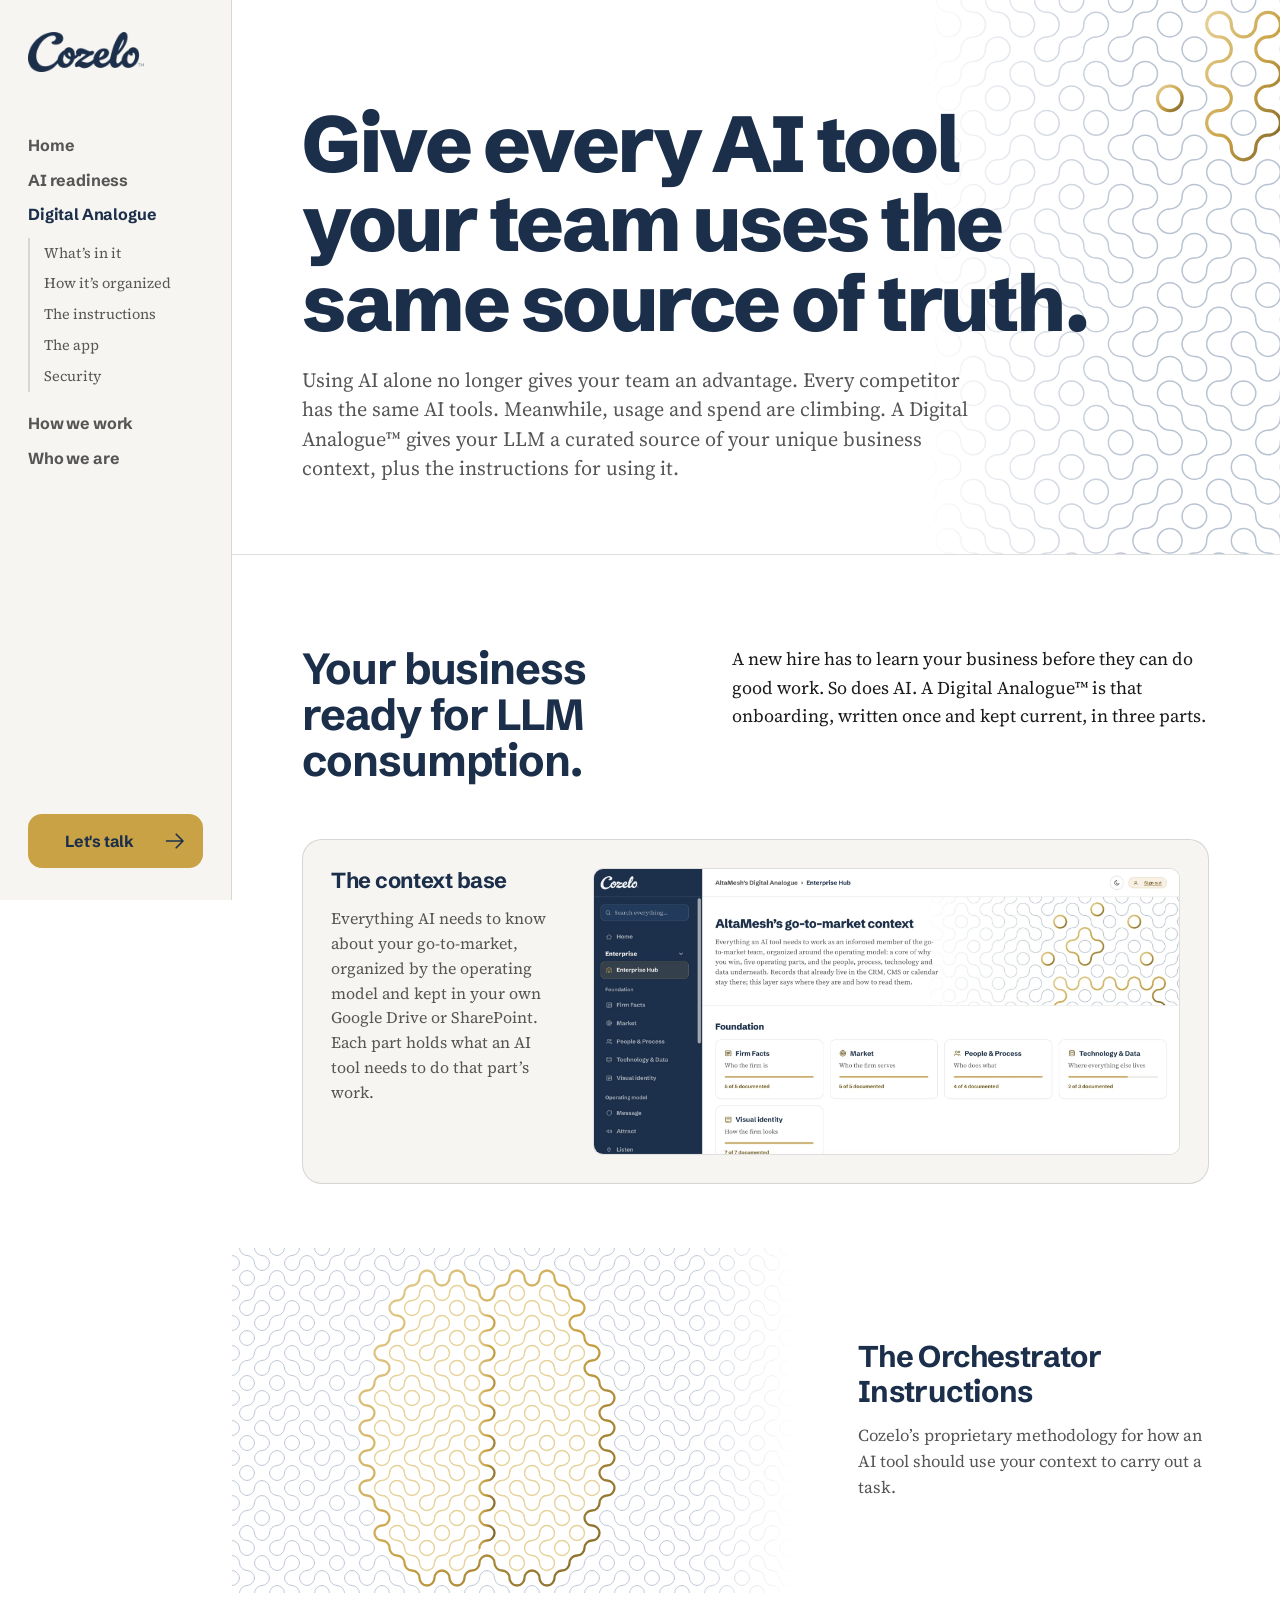
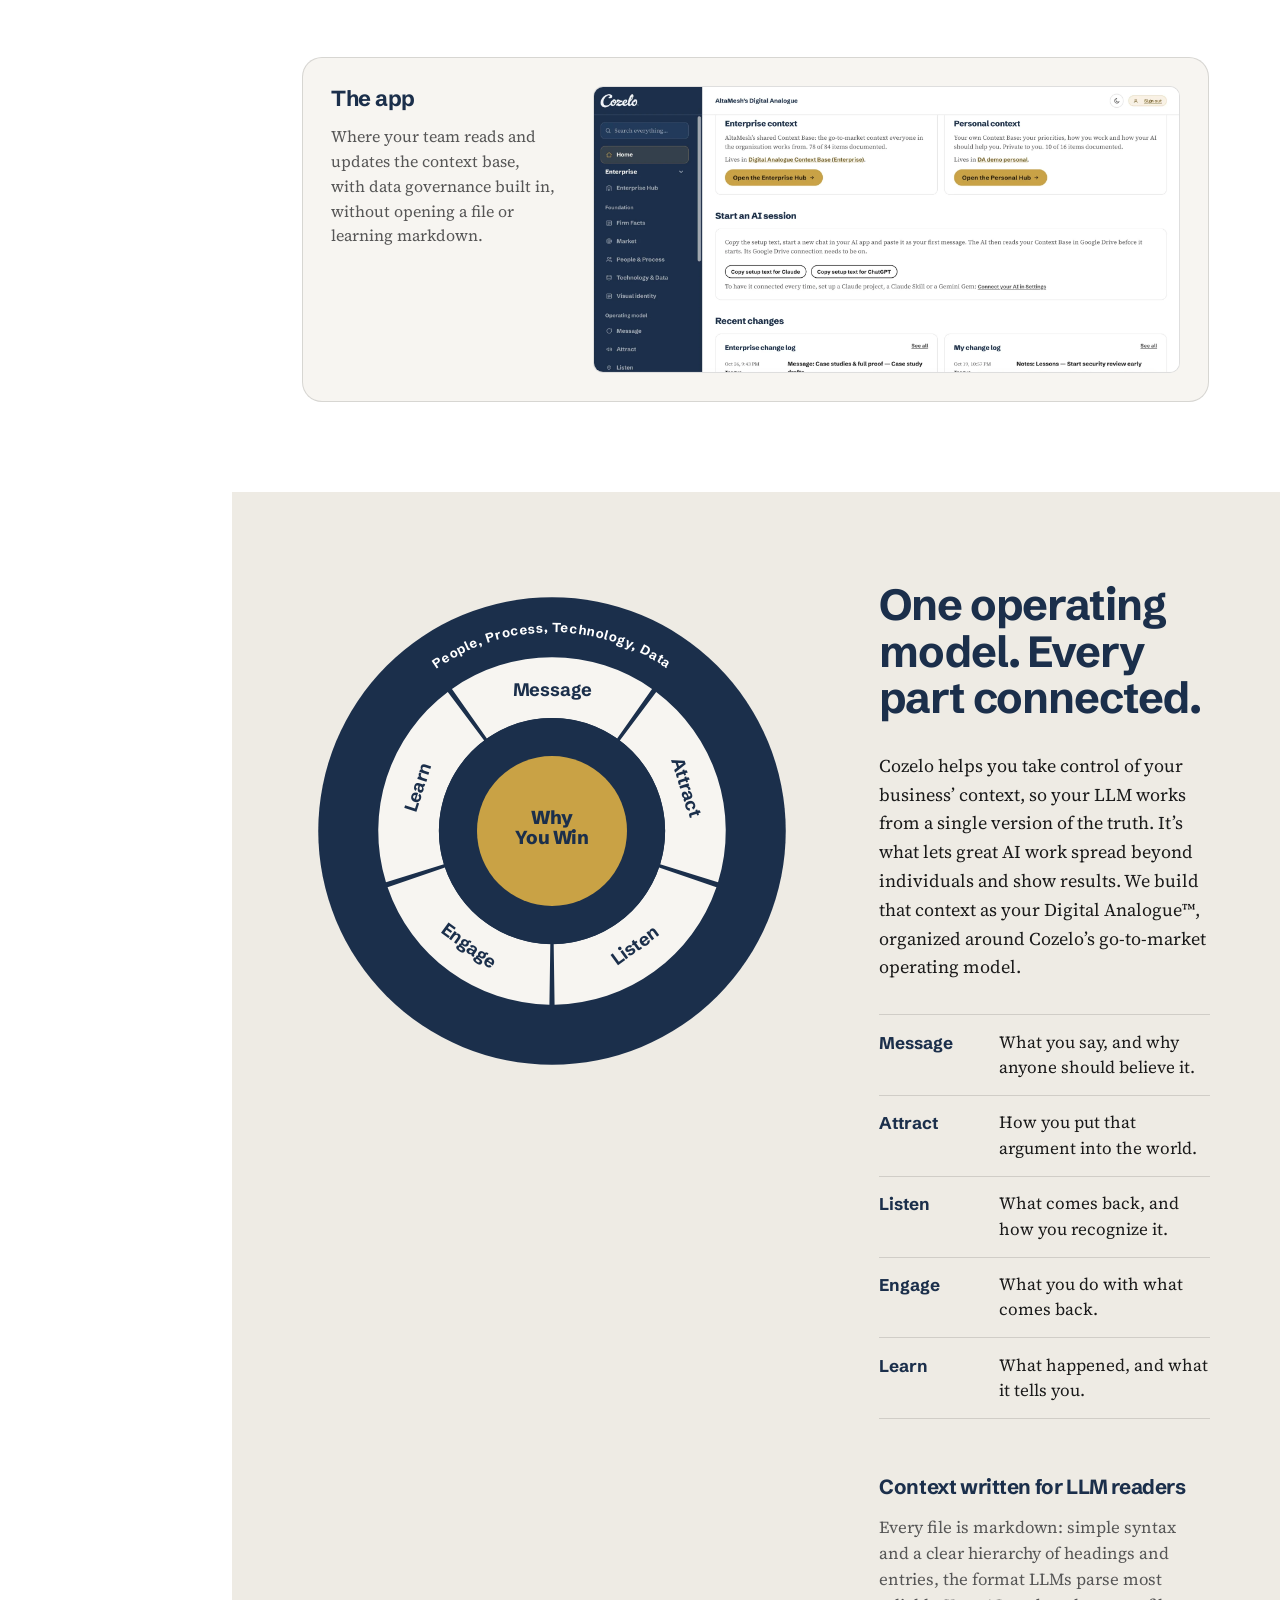
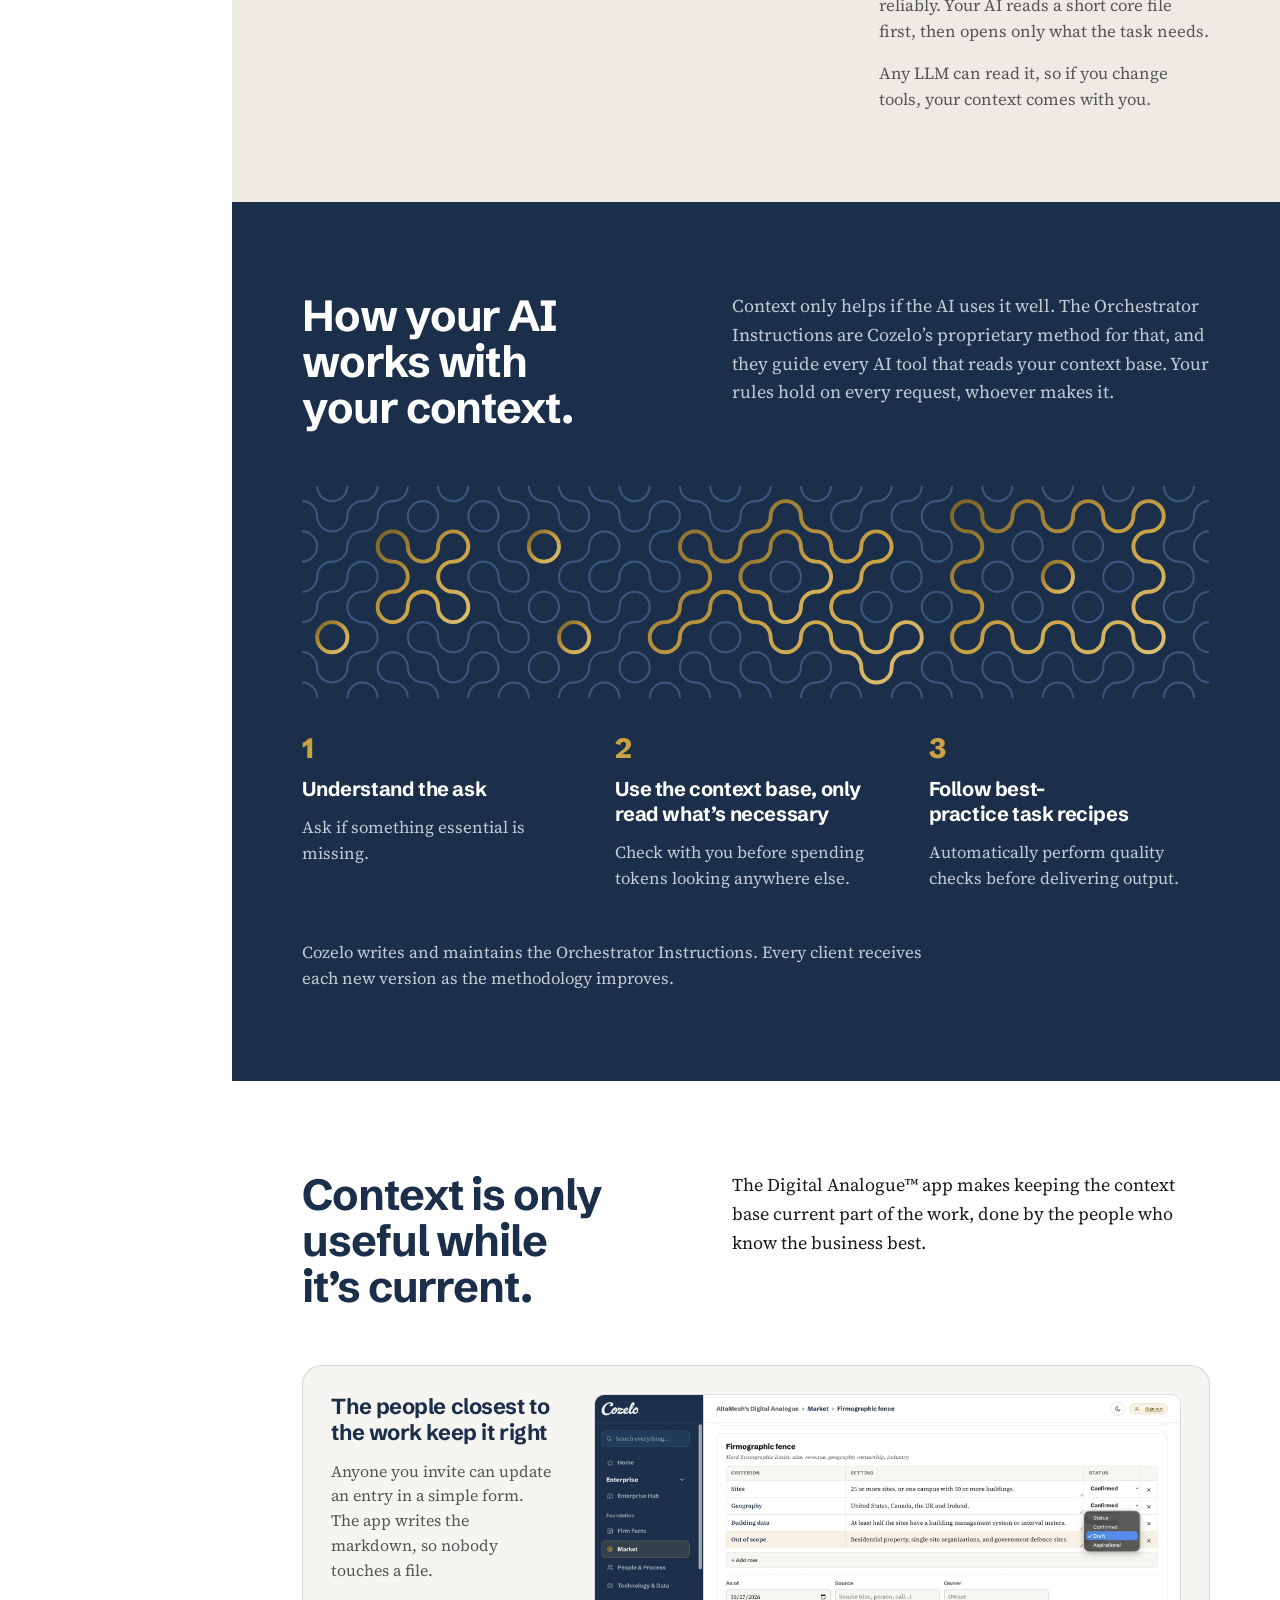
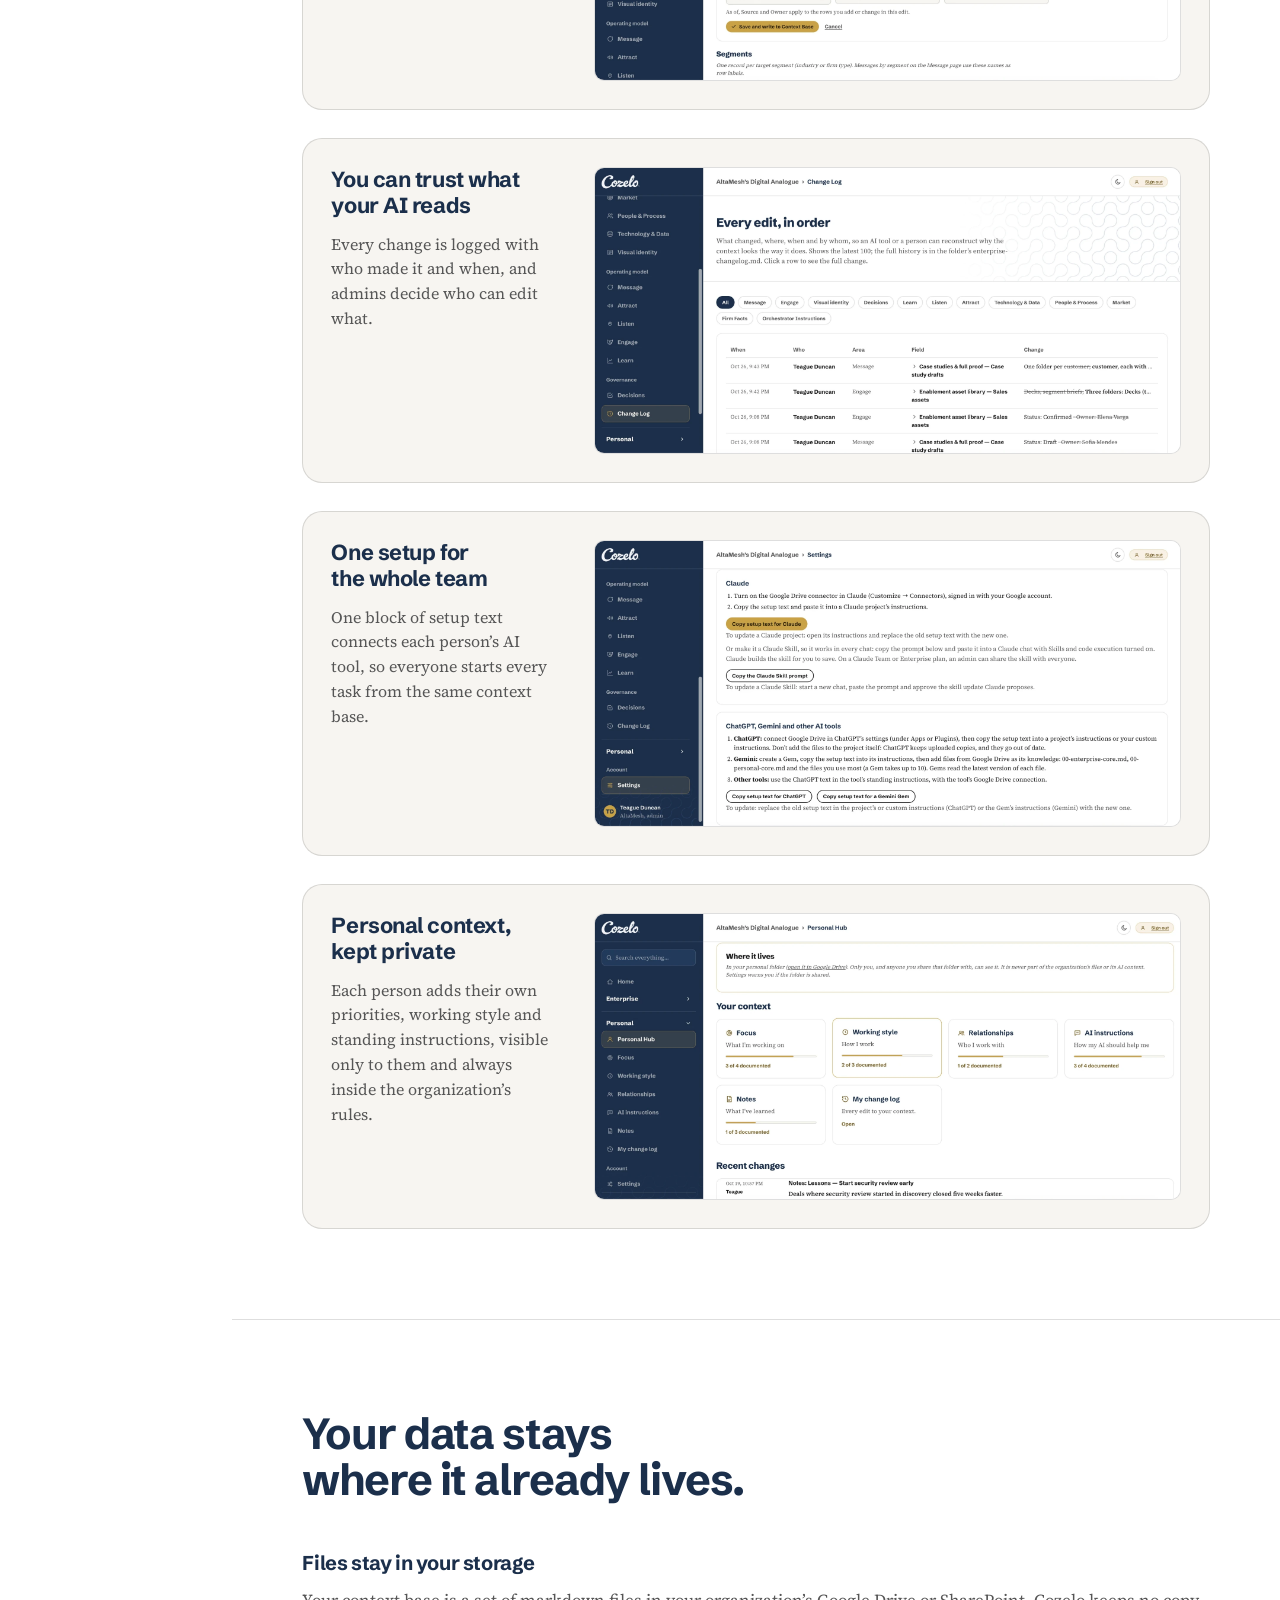
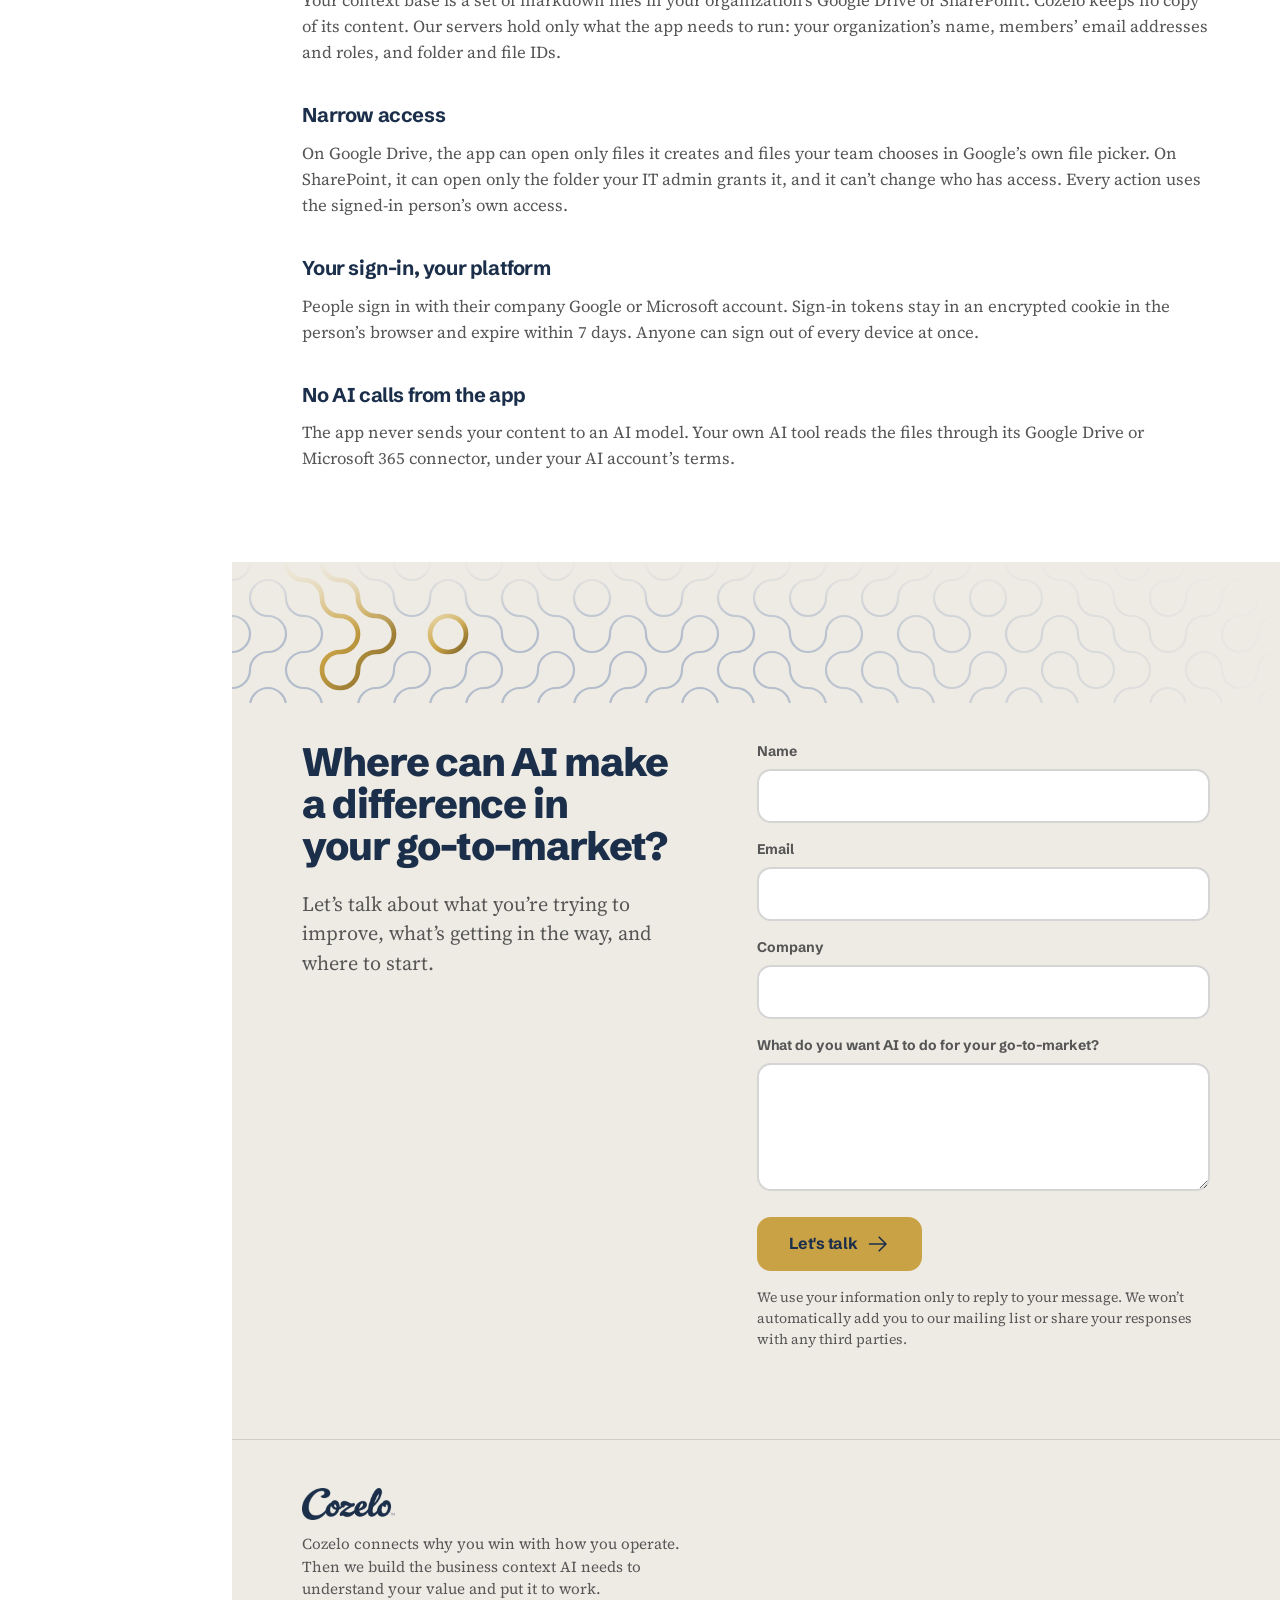
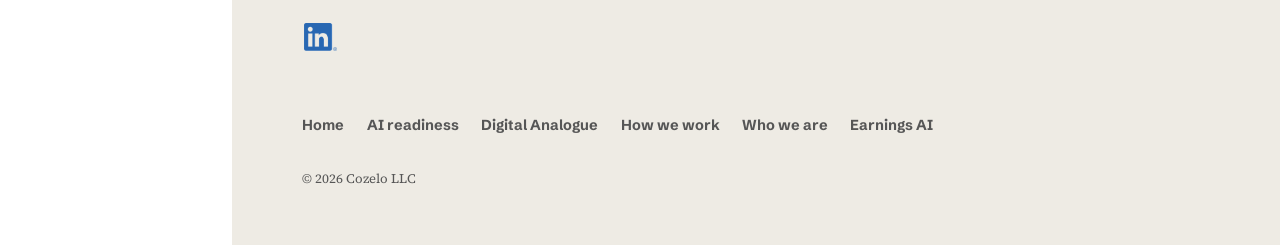
<file: digital-analogue/index.html>
<!DOCTYPE html>
<html lang="en">
<head>
<!-- Google tag (gtag.js) -->
<script async src="https://www.googletagmanager.com/gtag/js?id=G-E1VWMGRN72"></script>
<script>
  window.dataLayer = window.dataLayer || [];
  function gtag(){dataLayer.push(arguments);}
  gtag('js', new Date());

  gtag('config', 'G-E1VWMGRN72');
</script>
<meta charset="utf-8">
<meta name="viewport" content="width=device-width, initial-scale=1">
<link rel="icon" type="image/png" href="/assets/logo-badge-128.png">
<link rel="canonical" href="https://cozelo.co/digital-analogue/">
<meta property="og:type" content="website">
<meta property="og:site_name" content="Cozelo">
<meta property="og:title" content="The Digital Analogue&trade; | Cozelo">
<meta property="og:description" content="Using AI alone no longer gives your team an advantage. A Digital Analogue&trade; gives your LLM a curated source of your unique business context, plus the instructions for using it.">
<meta property="og:url" content="https://cozelo.co/digital-analogue/">
<meta property="og:image" content="https://cozelo.co/assets/og-card-v4.png">
<meta property="og:image:width" content="1200">
<meta property="og:image:height" content="630">
<meta name="twitter:card" content="summary_large_image">
<meta name="twitter:title" content="The Digital Analogue&trade; | Cozelo">
<meta name="twitter:description" content="Using AI alone no longer gives your team an advantage. A Digital Analogue&trade; gives your LLM a curated source of your unique business context, plus the instructions for using it.">
<meta name="twitter:image" content="https://cozelo.co/assets/og-card-v4.png">
<meta name="theme-color" content="#ffffff">
<link rel="apple-touch-icon" href="/assets/logo-badge-128.png">
<title>The Digital Analogue&trade; | Cozelo</title>
<meta name="description" content="Using AI alone no longer gives your team an advantage. A Digital Analogue&trade; gives your LLM a curated source of your unique business context, plus the instructions for using it.">
<link rel="preconnect" href="https://fonts.googleapis.com">
<link rel="preconnect" href="https://fonts.gstatic.com" crossorigin>
<link href="https://fonts.googleapis.com/css2?family=Schibsted+Grotesk:wght@400;700;800&family=Source+Serif+4:ital,opsz,wght@0,8..60,400;0,8..60,600;1,8..60,400&display=swap" rel="stylesheet">
<link rel="stylesheet" href="/assets/site.css?v=3c84e940">
<style>
/* ---------- Digital Analogue ---------- */
.phero h1{max-width:18ch}
/* Hero: a field down the right side, the full height of the hero, fading out toward the headline. */
.phero{position:relative; overflow:hidden}
.jx-da{position:absolute; top:0; right:0; bottom:0; width:min(34%,30rem); z-index:0;
  -webkit-mask-image:linear-gradient(90deg, transparent 0, #000 60%); mask-image:linear-gradient(90deg, transparent 0, #000 60%)}
/* Hidden while the floating mobile bar (menu and Let's talk) is showing, so the two don't overlap. */
@media(max-width:1080px){.jx-da{display:none}}

.stack{display:flex; flex-direction:column; gap:.85rem; min-width:0}
.txt{margin:0; font-family:var(--serif); font-size:1.05rem; line-height:1.55; color:var(--on-light-soft)}
.band--dark .txt{color:var(--on-dark-soft)}
.sec-pts h3,.steps h3{font-size:1.25rem; line-height:1.25}

/* A feature with a screenshot: one card, the caption in a narrow column beside the screenshot
   (stacked below 1000px). Clicking a screenshot opens it in the lightbox; without JavaScript the
   link opens the image file. */
.parts3,.feats{--fpad:clamp(1rem,2.4vw,1.75rem); --fgap:clamp(1.25rem,3vw,2.5rem)}
.feat{display:grid; grid-template-columns:minmax(0,14rem) minmax(0,1fr); gap:var(--fgap); align-items:start;
  padding:var(--fpad); background:var(--bone); border:1px solid var(--rule-light); border-radius:20px}
.feat__cap{display:flex; flex-direction:column; gap:.75rem; min-width:0}
.feat__cap .txt{font-size:1rem}
.shot{display:block; width:100%; height:auto; border:1px solid var(--rule-light); border-radius:10px; background:var(--white)}
.shot-link{display:block; border-radius:10px; cursor:zoom-in; transition:box-shadow var(--dur-fast) var(--ease)}
.shot-link:hover{box-shadow:0 6px 24px rgba(27,47,75,.14)}
.shot-link:focus-visible{outline:2px solid var(--navy); outline-offset:3px}
@media(max-width:1000px){.feat{grid-template-columns:minmax(0,1fr)}}

/* Lightbox: the screenshot nearly full screen, in a bordered window with a close button.
   On phones the screenshot keeps a readable width and scrolls sideways inside the window. */
.lightbox{padding:0; border:1px solid rgba(27,47,75,.3); border-radius:18px; background:var(--white);
  width:min(96vw,1600px); max-width:none; max-height:94vh; overflow:hidden; box-shadow:0 20px 60px rgba(0,0,0,.35)}
.lightbox::backdrop{background:rgba(27,47,75,.8)}
.lightbox__in{max-height:94vh; overflow:auto; padding:3.5rem clamp(.75rem,2vw,1.5rem) clamp(.75rem,2vw,1.5rem)}
.lightbox img{display:block; width:100%; height:auto; max-height:calc(94vh - 5rem); object-fit:contain; margin:0 auto}
.lightbox__x{position:absolute; top:.65rem; right:.65rem; width:2.5rem; height:2.5rem; padding:0; border-radius:50%;
  border:1px solid var(--rule-light); background:var(--white); color:var(--navy); display:grid; place-items:center; cursor:pointer}
.lightbox__x:hover{background:var(--bone-shade)}
.lightbox__x:focus-visible{outline:2px solid var(--navy); outline-offset:2px}
.lightbox__hint{display:none; position:absolute; top:1.15rem; left:1rem; margin:0; font-family:var(--serif); font-size:.875rem; color:var(--on-light-soft)}
@media(max-width:700px){.lightbox img{width:1100px; max-width:none; max-height:none} .lightbox__hint{display:block}}
html.lb-open{overflow:hidden}

/* What's in it: the context base and the app as screenshot features, the Orchestrator Instructions as a split */
.parts3{container-type:inline-size; display:flex; flex-direction:column; gap:clamp(2.5rem,5vw,4rem); margin-top:clamp(2.5rem,5vw,3.5rem)}
.split-r{display:grid; grid-template-columns:minmax(0,7fr) minmax(0,5fr); gap:clamp(2rem,5vw,4.5rem); align-items:center}
/* The Orchestrator Instructions: a field running in from the page's left edge and fading out toward the copy,
   with a gold brain, seen from above, at its center. From 1001px it is exactly as tall as the screenshot
   cards above and below it: the card's padding and borders plus the screenshot's height at its width. */
.jx-orch{--rail:var(--rail-w); --edge:calc(var(--gutter) + max(0px, (100vw - var(--rail) - 2 * var(--gutter) - var(--max)) / 2));
  margin-left:calc(-1 * var(--edge)); width:calc(100% + var(--edge)); height:clamp(300px,33vw,360px);
  -webkit-mask-image:linear-gradient(90deg, #000 82%, transparent); mask-image:linear-gradient(90deg, #000 82%, transparent)}
@media(min-width:1001px){.jx-orch{height:calc((100cqw - 2 * var(--fpad) - 14rem - var(--fgap) - 4px) * 962 / 1974 + 2 * var(--fpad) + 4px)}}
@media(max-width:900px){.jx-orch{height:280px}}
@media(max-width:1080px){.jx-orch{--rail:0px}}
.parts3 .split-r h3{font-size:clamp(1.5rem,2.4vw,1.875rem); line-height:1.15}
.feat h3{font-size:clamp(1.25rem,1.7vw,1.45rem); line-height:1.2}

/* How it's organized: the wheel beside the text and the five parts, then the markdown point */
.model{display:grid; grid-template-columns:minmax(0,500px) minmax(0,1fr); gap:clamp(2.5rem,6vw,5rem); align-items:start}
.model h2{max-width:16ch}
.model .prose{margin-top:2rem}
@media(min-width:901px){.model__wheel{position:sticky; top:2.5rem}}
.parts{list-style:none; margin:2rem 0 0; padding:0; border-top:1px solid var(--rule-light)}
.parts li{display:grid; grid-template-columns:6.5rem minmax(0,1fr); gap:1rem; padding:.9rem 0; border-bottom:1px solid var(--rule-light)}
.parts b{font-family:var(--sans); font-size:1.0625rem; color:var(--navy)}
.parts span{font-family:var(--serif); font-size:1.0625rem; line-height:1.5; color:var(--on-light)}
.md{margin-top:clamp(2.5rem,5vw,3.5rem)}

/* The instructions: above each step, its stage of the work: scattered pieces, the same pieces joined, then a finished box. */
.jx-steps{ margin:clamp(2.5rem,5vw,3.5rem) 0 clamp(1.5rem,3vw,2.25rem)}
.steps{display:grid; grid-template-columns:repeat(3,minmax(0,1fr)); gap:clamp(1rem,2.5vw,2rem); list-style:none; margin:0; padding:0}
.num{font-family:var(--sans); font-weight:800; font-size:1.75rem; line-height:1; color:var(--gold)}
.steps__foot{margin-top:clamp(2rem,4vw,3rem); max-width:40rem}

/* The app: four features, each with its screenshot */
.feats{display:flex; flex-direction:column; gap:clamp(1.25rem,2.5vw,1.75rem); margin-top:clamp(2.5rem,5vw,3.5rem)}

/* Security: four points stacked, each running the full body width, no rules between them */
.sec-pts{display:flex; flex-direction:column; gap:clamp(1.75rem,3vw,2.25rem); margin-top:clamp(2rem,4vw,3rem)}

@media(max-width:1000px){.steps{grid-template-columns:1fr} .jx-steps{display:none}}
@media(max-width:900px){.split-r,.model{grid-template-columns:minmax(0,1fr)} .model__wheel{max-width:28rem}}
</style></head>
<body>

<!-- Mobile navigation. Rendered <=1080px only. -->
<div class="mnav" id="mnav">
  <div class="mnav__box">
    <a class="mnav__brand" href="/" aria-label="Cozelo — home">
      <img src="/assets/logo-badge-128.png" alt="" width="30" height="30">
    </a>
    <button class="mnav__burger" id="mburger" type="button" aria-label="Open menu" aria-expanded="false" aria-controls="mmenu">
      <span></span>
    </button>
  </div>
  <a class="btn btn--primary mnav__cta" href="#lets-talk">Let's talk<svg class="btn__arrow" viewBox="0 0 24 24" fill="none" stroke="currentColor" stroke-width="1.6" stroke-linecap="round" stroke-linejoin="round" aria-hidden="true" focusable="false"><path d="M3.5 12H20M13.2 5.2 20 12l-6.8 6.8"/></svg></a>
</div>
<nav class="mmenu" id="mmenu" aria-label="Primary">
  <a class="mlink" href="/">Home</a>
  <a class="mlink" href="/ai-readiness/">AI readiness</a>
  <a class="mlink current" href="/digital-analogue/">Digital Analogue</a>
  <a class="mlink" href="/how-we-work/">How we work</a>
  <a class="mlink" href="/who-we-are/">Who we are</a>
  <div class="mmenu__foot">
    <a class="btn btn--primary" href="#lets-talk">Let's talk<svg class="btn__arrow" viewBox="0 0 24 24" fill="none" stroke="currentColor" stroke-width="1.6" stroke-linecap="round" stroke-linejoin="round" aria-hidden="true" focusable="false"><path d="M3.5 12H20M13.2 5.2 20 12l-6.8 6.8"/></svg></a>
  </div>
</nav>

<nav class="rail" id="rail" aria-label="Primary">
  <div>
    <a class="brand" href="/">
      <img class="wordmark-img" src="/assets/logo-wordmark-navy.png" alt="Cozelo — home" width="93" height="32">
    </a>
    <ul class="rail__pages">
      <li><a class="rail__pg" href="/">Home</a></li>
      <li><a class="rail__pg" href="/ai-readiness/">AI readiness</a></li>
      <li><a class="rail__pg current" href="/digital-analogue/" aria-current="page">Digital Analogue</a>
        <ul class="rail__toc">
          <li><a href="#whats-in-it">What&rsquo;s in it</a></li>
          <li><a href="#model">How it&rsquo;s organized</a></li>
          <li><a href="#instructions">The instructions</a></li>
          <li><a href="#app">The app</a></li>
          <li><a href="#security">Security</a></li>
        </ul>
      </li>
      <li><a class="rail__pg" href="/how-we-work/">How we work</a></li>
      <li><a class="rail__pg" href="/who-we-are/">Who we are</a></li>
    </ul>
  </div>
  <a class="btn btn--primary" href="#lets-talk">Let's talk<svg class="btn__arrow" viewBox="0 0 24 24" fill="none" stroke="currentColor" stroke-width="1.6" stroke-linecap="round" stroke-linejoin="round" aria-hidden="true" focusable="false"><path d="M3.5 12H20M13.2 5.2 20 12l-6.8 6.8"/></svg></a>
</nav>

<header class="band band--light phero" id="top">
  <div class="jx jx-da" data-motif="junctions" data-surface="white" data-seed="47"
       data-opts='{"tile":29,"fluid":420,"anchor":"right","shapes":[{"type":"blob","x":1,"y":1,"n":9,"seed":5},{"type":"dot","x":5,"y":4}]}'></div>
  <div class="hero__inner">
    <h1>Give every AI tool your team uses the same source of truth.</h1>
    <p class="lede">Using AI alone no longer gives your team an advantage. Every competitor has the same AI tools. Meanwhile, usage and spend are climbing. A Digital Analogue&trade; gives your LLM a curated source of your unique business context, plus the instructions for using it.</p>
  </div>
</header>

<section class="band band--light" id="whats-in-it">
  <div class="inner">
    <div class="lay-split">
      <h2>Your business ready for LLM consumption.</h2>
      <div class="prose">
        <p>A new hire has to learn your business before they can do good work. So does AI. A Digital Analogue&trade; is that onboarding, written once and kept current, in three parts.</p>
      </div>
    </div>
    <div class="parts3">
      <div class="feat">
        <div class="feat__cap">
          <h3>The context base</h3>
          <p class="txt">Everything AI needs to know about your <span class="nb">go-to-market</span>, organized by the operating model and kept in your own Google Drive or SharePoint. Each part holds what an AI tool needs to do that part&rsquo;s work.</p>
        </div>
        <a class="shot-link" href="/assets/da/enterprise-hub.webp"><img class="shot" src="/assets/da/enterprise-hub.webp" width="1974" height="962" loading="lazy" decoding="async" alt="The Enterprise Hub in the Digital Analogue app for a demo company, AltaMesh: the sidebar lists the Foundation and operating-model sections, and cards for Firm Facts, Market, People &amp; Process, Technology &amp; Data and Visual identity show how many entries each has documented."></a>
      </div>
      <div class="split-r">
        <!-- A brain seen from above, front at the top: one rounded outline with a shallow dimple at the
             front and back, and a single gold squiggle (the spine) down the middle between the hemispheres.
             The dots are the tile corners the outline closes around; with "hollow", the tiles inside keep
             their squiggles, drawn in pale gold. -->
        <div class="jx jx-orch" data-motif="junctions" data-surface="white" data-seed="31" data-narrow-media="(max-width:900px)"
             data-opts='{"tile":21,"rowsMax":23,"hollow":true,"thick":0.15,"shapes":[{"type":"dot","x":[0.46,-4],"y":[0.5,-10]},{"type":"dot","x":[0.46,-2],"y":[0.5,-10]},{"type":"dot","x":[0.46,2],"y":[0.5,-10]},{"type":"dot","x":[0.46,4],"y":[0.5,-10]},{"type":"dot","x":[0.46,-5],"y":[0.5,-9]},{"type":"dot","x":[0.46,-3],"y":[0.5,-9]},{"type":"dot","x":[0.46,-1],"y":[0.5,-9]},{"type":"dot","x":[0.46,1],"y":[0.5,-9]},{"type":"dot","x":[0.46,3],"y":[0.5,-9]},{"type":"dot","x":[0.46,5],"y":[0.5,-9]},{"type":"dot","x":[0.46,-6],"y":[0.5,-8]},{"type":"dot","x":[0.46,-4],"y":[0.5,-8]},{"type":"dot","x":[0.46,-2],"y":[0.5,-8]},{"type":"dot","x":[0.46,0],"y":[0.5,-8]},{"type":"dot","x":[0.46,2],"y":[0.5,-8]},{"type":"dot","x":[0.46,4],"y":[0.5,-8]},{"type":"dot","x":[0.46,6],"y":[0.5,-8]},{"type":"dot","x":[0.46,-5],"y":[0.5,-7]},{"type":"dot","x":[0.46,-3],"y":[0.5,-7]},{"type":"dot","x":[0.46,-1],"y":[0.5,-7]},{"type":"dot","x":[0.46,1],"y":[0.5,-7]},{"type":"dot","x":[0.46,3],"y":[0.5,-7]},{"type":"dot","x":[0.46,5],"y":[0.5,-7]},{"type":"dot","x":[0.46,-6],"y":[0.5,-6]},{"type":"dot","x":[0.46,-4],"y":[0.5,-6]},{"type":"dot","x":[0.46,-2],"y":[0.5,-6]},{"type":"dot","x":[0.46,0],"y":[0.5,-6]},{"type":"dot","x":[0.46,2],"y":[0.5,-6]},{"type":"dot","x":[0.46,4],"y":[0.5,-6]},{"type":"dot","x":[0.46,6],"y":[0.5,-6]},{"type":"dot","x":[0.46,-7],"y":[0.5,-5]},{"type":"dot","x":[0.46,-5],"y":[0.5,-5]},{"type":"dot","x":[0.46,-3],"y":[0.5,-5]},{"type":"dot","x":[0.46,-1],"y":[0.5,-5]},{"type":"dot","x":[0.46,1],"y":[0.5,-5]},{"type":"dot","x":[0.46,3],"y":[0.5,-5]},{"type":"dot","x":[0.46,5],"y":[0.5,-5]},{"type":"dot","x":[0.46,7],"y":[0.5,-5]},{"type":"dot","x":[0.46,-6],"y":[0.5,-4]},{"type":"dot","x":[0.46,-4],"y":[0.5,-4]},{"type":"dot","x":[0.46,-2],"y":[0.5,-4]},{"type":"dot","x":[0.46,0],"y":[0.5,-4]},{"type":"dot","x":[0.46,2],"y":[0.5,-4]},{"type":"dot","x":[0.46,4],"y":[0.5,-4]},{"type":"dot","x":[0.46,6],"y":[0.5,-4]},{"type":"dot","x":[0.46,-7],"y":[0.5,-3]},{"type":"dot","x":[0.46,-5],"y":[0.5,-3]},{"type":"dot","x":[0.46,-3],"y":[0.5,-3]},{"type":"dot","x":[0.46,-1],"y":[0.5,-3]},{"type":"dot","x":[0.46,1],"y":[0.5,-3]},{"type":"dot","x":[0.46,3],"y":[0.5,-3]},{"type":"dot","x":[0.46,5],"y":[0.5,-3]},{"type":"dot","x":[0.46,7],"y":[0.5,-3]},{"type":"dot","x":[0.46,-8],"y":[0.5,-2]},{"type":"dot","x":[0.46,-6],"y":[0.5,-2]},{"type":"dot","x":[0.46,-4],"y":[0.5,-2]},{"type":"dot","x":[0.46,-2],"y":[0.5,-2]},{"type":"dot","x":[0.46,0],"y":[0.5,-2]},{"type":"dot","x":[0.46,2],"y":[0.5,-2]},{"type":"dot","x":[0.46,4],"y":[0.5,-2]},{"type":"dot","x":[0.46,6],"y":[0.5,-2]},{"type":"dot","x":[0.46,8],"y":[0.5,-2]},{"type":"dot","x":[0.46,-7],"y":[0.5,-1]},{"type":"dot","x":[0.46,-5],"y":[0.5,-1]},{"type":"dot","x":[0.46,-3],"y":[0.5,-1]},{"type":"dot","x":[0.46,-1],"y":[0.5,-1]},{"type":"dot","x":[0.46,1],"y":[0.5,-1]},{"type":"dot","x":[0.46,3],"y":[0.5,-1]},{"type":"dot","x":[0.46,5],"y":[0.5,-1]},{"type":"dot","x":[0.46,7],"y":[0.5,-1]},{"type":"dot","x":[0.46,-8],"y":[0.5,0]},{"type":"dot","x":[0.46,-6],"y":[0.5,0]},{"type":"dot","x":[0.46,-4],"y":[0.5,0]},{"type":"dot","x":[0.46,-2],"y":[0.5,0]},{"type":"dot","x":[0.46,0],"y":[0.5,0]},{"type":"dot","x":[0.46,2],"y":[0.5,0]},{"type":"dot","x":[0.46,4],"y":[0.5,0]},{"type":"dot","x":[0.46,6],"y":[0.5,0]},{"type":"dot","x":[0.46,8],"y":[0.5,0]},{"type":"dot","x":[0.46,-7],"y":[0.5,1]},{"type":"dot","x":[0.46,-5],"y":[0.5,1]},{"type":"dot","x":[0.46,-3],"y":[0.5,1]},{"type":"dot","x":[0.46,-1],"y":[0.5,1]},{"type":"dot","x":[0.46,1],"y":[0.5,1]},{"type":"dot","x":[0.46,3],"y":[0.5,1]},{"type":"dot","x":[0.46,5],"y":[0.5,1]},{"type":"dot","x":[0.46,7],"y":[0.5,1]},{"type":"dot","x":[0.46,-8],"y":[0.5,2]},{"type":"dot","x":[0.46,-6],"y":[0.5,2]},{"type":"dot","x":[0.46,-4],"y":[0.5,2]},{"type":"dot","x":[0.46,-2],"y":[0.5,2]},{"type":"dot","x":[0.46,0],"y":[0.5,2]},{"type":"dot","x":[0.46,2],"y":[0.5,2]},{"type":"dot","x":[0.46,4],"y":[0.5,2]},{"type":"dot","x":[0.46,6],"y":[0.5,2]},{"type":"dot","x":[0.46,8],"y":[0.5,2]},{"type":"dot","x":[0.46,-7],"y":[0.5,3]},{"type":"dot","x":[0.46,-5],"y":[0.5,3]},{"type":"dot","x":[0.46,-3],"y":[0.5,3]},{"type":"dot","x":[0.46,-1],"y":[0.5,3]},{"type":"dot","x":[0.46,1],"y":[0.5,3]},{"type":"dot","x":[0.46,3],"y":[0.5,3]},{"type":"dot","x":[0.46,5],"y":[0.5,3]},{"type":"dot","x":[0.46,7],"y":[0.5,3]},{"type":"dot","x":[0.46,-8],"y":[0.5,4]},{"type":"dot","x":[0.46,-6],"y":[0.5,4]},{"type":"dot","x":[0.46,-4],"y":[0.5,4]},{"type":"dot","x":[0.46,-2],"y":[0.5,4]},{"type":"dot","x":[0.46,0],"y":[0.5,4]},{"type":"dot","x":[0.46,2],"y":[0.5,4]},{"type":"dot","x":[0.46,4],"y":[0.5,4]},{"type":"dot","x":[0.46,6],"y":[0.5,4]},{"type":"dot","x":[0.46,8],"y":[0.5,4]},{"type":"dot","x":[0.46,-7],"y":[0.5,5]},{"type":"dot","x":[0.46,-5],"y":[0.5,5]},{"type":"dot","x":[0.46,-3],"y":[0.5,5]},{"type":"dot","x":[0.46,-1],"y":[0.5,5]},{"type":"dot","x":[0.46,1],"y":[0.5,5]},{"type":"dot","x":[0.46,3],"y":[0.5,5]},{"type":"dot","x":[0.46,5],"y":[0.5,5]},{"type":"dot","x":[0.46,7],"y":[0.5,5]},{"type":"dot","x":[0.46,-6],"y":[0.5,6]},{"type":"dot","x":[0.46,-4],"y":[0.5,6]},{"type":"dot","x":[0.46,-2],"y":[0.5,6]},{"type":"dot","x":[0.46,0],"y":[0.5,6]},{"type":"dot","x":[0.46,2],"y":[0.5,6]},{"type":"dot","x":[0.46,4],"y":[0.5,6]},{"type":"dot","x":[0.46,6],"y":[0.5,6]},{"type":"dot","x":[0.46,-7],"y":[0.5,7]},{"type":"dot","x":[0.46,-5],"y":[0.5,7]},{"type":"dot","x":[0.46,-3],"y":[0.5,7]},{"type":"dot","x":[0.46,-1],"y":[0.5,7]},{"type":"dot","x":[0.46,1],"y":[0.5,7]},{"type":"dot","x":[0.46,3],"y":[0.5,7]},{"type":"dot","x":[0.46,5],"y":[0.5,7]},{"type":"dot","x":[0.46,7],"y":[0.5,7]},{"type":"dot","x":[0.46,-6],"y":[0.5,8]},{"type":"dot","x":[0.46,-4],"y":[0.5,8]},{"type":"dot","x":[0.46,-2],"y":[0.5,8]},{"type":"dot","x":[0.46,0],"y":[0.5,8]},{"type":"dot","x":[0.46,2],"y":[0.5,8]},{"type":"dot","x":[0.46,4],"y":[0.5,8]},{"type":"dot","x":[0.46,6],"y":[0.5,8]},{"type":"dot","x":[0.46,-5],"y":[0.5,9]},{"type":"dot","x":[0.46,-3],"y":[0.5,9]},{"type":"dot","x":[0.46,-1],"y":[0.5,9]},{"type":"dot","x":[0.46,1],"y":[0.5,9]},{"type":"dot","x":[0.46,3],"y":[0.5,9]},{"type":"dot","x":[0.46,5],"y":[0.5,9]},{"type":"dot","x":[0.46,-4],"y":[0.5,10]},{"type":"dot","x":[0.46,-2],"y":[0.5,10]},{"type":"dot","x":[0.46,2],"y":[0.5,10]},{"type":"dot","x":[0.46,4],"y":[0.5,10]},{"type":"spine","x":[0.46,0]}]}'
             data-opts-narrow='{"tile":12,"fluid":0,"shapes":[{"type":"dot","x":[0.5,-4],"y":[0.5,-10]},{"type":"dot","x":[0.5,-2],"y":[0.5,-10]},{"type":"dot","x":[0.5,2],"y":[0.5,-10]},{"type":"dot","x":[0.5,4],"y":[0.5,-10]},{"type":"dot","x":[0.5,-5],"y":[0.5,-9]},{"type":"dot","x":[0.5,-3],"y":[0.5,-9]},{"type":"dot","x":[0.5,-1],"y":[0.5,-9]},{"type":"dot","x":[0.5,1],"y":[0.5,-9]},{"type":"dot","x":[0.5,3],"y":[0.5,-9]},{"type":"dot","x":[0.5,5],"y":[0.5,-9]},{"type":"dot","x":[0.5,-6],"y":[0.5,-8]},{"type":"dot","x":[0.5,-4],"y":[0.5,-8]},{"type":"dot","x":[0.5,-2],"y":[0.5,-8]},{"type":"dot","x":[0.5,0],"y":[0.5,-8]},{"type":"dot","x":[0.5,2],"y":[0.5,-8]},{"type":"dot","x":[0.5,4],"y":[0.5,-8]},{"type":"dot","x":[0.5,6],"y":[0.5,-8]},{"type":"dot","x":[0.5,-5],"y":[0.5,-7]},{"type":"dot","x":[0.5,-3],"y":[0.5,-7]},{"type":"dot","x":[0.5,-1],"y":[0.5,-7]},{"type":"dot","x":[0.5,1],"y":[0.5,-7]},{"type":"dot","x":[0.5,3],"y":[0.5,-7]},{"type":"dot","x":[0.5,5],"y":[0.5,-7]},{"type":"dot","x":[0.5,-6],"y":[0.5,-6]},{"type":"dot","x":[0.5,-4],"y":[0.5,-6]},{"type":"dot","x":[0.5,-2],"y":[0.5,-6]},{"type":"dot","x":[0.5,0],"y":[0.5,-6]},{"type":"dot","x":[0.5,2],"y":[0.5,-6]},{"type":"dot","x":[0.5,4],"y":[0.5,-6]},{"type":"dot","x":[0.5,6],"y":[0.5,-6]},{"type":"dot","x":[0.5,-7],"y":[0.5,-5]},{"type":"dot","x":[0.5,-5],"y":[0.5,-5]},{"type":"dot","x":[0.5,-3],"y":[0.5,-5]},{"type":"dot","x":[0.5,-1],"y":[0.5,-5]},{"type":"dot","x":[0.5,1],"y":[0.5,-5]},{"type":"dot","x":[0.5,3],"y":[0.5,-5]},{"type":"dot","x":[0.5,5],"y":[0.5,-5]},{"type":"dot","x":[0.5,7],"y":[0.5,-5]},{"type":"dot","x":[0.5,-6],"y":[0.5,-4]},{"type":"dot","x":[0.5,-4],"y":[0.5,-4]},{"type":"dot","x":[0.5,-2],"y":[0.5,-4]},{"type":"dot","x":[0.5,0],"y":[0.5,-4]},{"type":"dot","x":[0.5,2],"y":[0.5,-4]},{"type":"dot","x":[0.5,4],"y":[0.5,-4]},{"type":"dot","x":[0.5,6],"y":[0.5,-4]},{"type":"dot","x":[0.5,-7],"y":[0.5,-3]},{"type":"dot","x":[0.5,-5],"y":[0.5,-3]},{"type":"dot","x":[0.5,-3],"y":[0.5,-3]},{"type":"dot","x":[0.5,-1],"y":[0.5,-3]},{"type":"dot","x":[0.5,1],"y":[0.5,-3]},{"type":"dot","x":[0.5,3],"y":[0.5,-3]},{"type":"dot","x":[0.5,5],"y":[0.5,-3]},{"type":"dot","x":[0.5,7],"y":[0.5,-3]},{"type":"dot","x":[0.5,-8],"y":[0.5,-2]},{"type":"dot","x":[0.5,-6],"y":[0.5,-2]},{"type":"dot","x":[0.5,-4],"y":[0.5,-2]},{"type":"dot","x":[0.5,-2],"y":[0.5,-2]},{"type":"dot","x":[0.5,0],"y":[0.5,-2]},{"type":"dot","x":[0.5,2],"y":[0.5,-2]},{"type":"dot","x":[0.5,4],"y":[0.5,-2]},{"type":"dot","x":[0.5,6],"y":[0.5,-2]},{"type":"dot","x":[0.5,8],"y":[0.5,-2]},{"type":"dot","x":[0.5,-7],"y":[0.5,-1]},{"type":"dot","x":[0.5,-5],"y":[0.5,-1]},{"type":"dot","x":[0.5,-3],"y":[0.5,-1]},{"type":"dot","x":[0.5,-1],"y":[0.5,-1]},{"type":"dot","x":[0.5,1],"y":[0.5,-1]},{"type":"dot","x":[0.5,3],"y":[0.5,-1]},{"type":"dot","x":[0.5,5],"y":[0.5,-1]},{"type":"dot","x":[0.5,7],"y":[0.5,-1]},{"type":"dot","x":[0.5,-8],"y":[0.5,0]},{"type":"dot","x":[0.5,-6],"y":[0.5,0]},{"type":"dot","x":[0.5,-4],"y":[0.5,0]},{"type":"dot","x":[0.5,-2],"y":[0.5,0]},{"type":"dot","x":[0.5,0],"y":[0.5,0]},{"type":"dot","x":[0.5,2],"y":[0.5,0]},{"type":"dot","x":[0.5,4],"y":[0.5,0]},{"type":"dot","x":[0.5,6],"y":[0.5,0]},{"type":"dot","x":[0.5,8],"y":[0.5,0]},{"type":"dot","x":[0.5,-7],"y":[0.5,1]},{"type":"dot","x":[0.5,-5],"y":[0.5,1]},{"type":"dot","x":[0.5,-3],"y":[0.5,1]},{"type":"dot","x":[0.5,-1],"y":[0.5,1]},{"type":"dot","x":[0.5,1],"y":[0.5,1]},{"type":"dot","x":[0.5,3],"y":[0.5,1]},{"type":"dot","x":[0.5,5],"y":[0.5,1]},{"type":"dot","x":[0.5,7],"y":[0.5,1]},{"type":"dot","x":[0.5,-8],"y":[0.5,2]},{"type":"dot","x":[0.5,-6],"y":[0.5,2]},{"type":"dot","x":[0.5,-4],"y":[0.5,2]},{"type":"dot","x":[0.5,-2],"y":[0.5,2]},{"type":"dot","x":[0.5,0],"y":[0.5,2]},{"type":"dot","x":[0.5,2],"y":[0.5,2]},{"type":"dot","x":[0.5,4],"y":[0.5,2]},{"type":"dot","x":[0.5,6],"y":[0.5,2]},{"type":"dot","x":[0.5,8],"y":[0.5,2]},{"type":"dot","x":[0.5,-7],"y":[0.5,3]},{"type":"dot","x":[0.5,-5],"y":[0.5,3]},{"type":"dot","x":[0.5,-3],"y":[0.5,3]},{"type":"dot","x":[0.5,-1],"y":[0.5,3]},{"type":"dot","x":[0.5,1],"y":[0.5,3]},{"type":"dot","x":[0.5,3],"y":[0.5,3]},{"type":"dot","x":[0.5,5],"y":[0.5,3]},{"type":"dot","x":[0.5,7],"y":[0.5,3]},{"type":"dot","x":[0.5,-8],"y":[0.5,4]},{"type":"dot","x":[0.5,-6],"y":[0.5,4]},{"type":"dot","x":[0.5,-4],"y":[0.5,4]},{"type":"dot","x":[0.5,-2],"y":[0.5,4]},{"type":"dot","x":[0.5,0],"y":[0.5,4]},{"type":"dot","x":[0.5,2],"y":[0.5,4]},{"type":"dot","x":[0.5,4],"y":[0.5,4]},{"type":"dot","x":[0.5,6],"y":[0.5,4]},{"type":"dot","x":[0.5,8],"y":[0.5,4]},{"type":"dot","x":[0.5,-7],"y":[0.5,5]},{"type":"dot","x":[0.5,-5],"y":[0.5,5]},{"type":"dot","x":[0.5,-3],"y":[0.5,5]},{"type":"dot","x":[0.5,-1],"y":[0.5,5]},{"type":"dot","x":[0.5,1],"y":[0.5,5]},{"type":"dot","x":[0.5,3],"y":[0.5,5]},{"type":"dot","x":[0.5,5],"y":[0.5,5]},{"type":"dot","x":[0.5,7],"y":[0.5,5]},{"type":"dot","x":[0.5,-6],"y":[0.5,6]},{"type":"dot","x":[0.5,-4],"y":[0.5,6]},{"type":"dot","x":[0.5,-2],"y":[0.5,6]},{"type":"dot","x":[0.5,0],"y":[0.5,6]},{"type":"dot","x":[0.5,2],"y":[0.5,6]},{"type":"dot","x":[0.5,4],"y":[0.5,6]},{"type":"dot","x":[0.5,6],"y":[0.5,6]},{"type":"dot","x":[0.5,-7],"y":[0.5,7]},{"type":"dot","x":[0.5,-5],"y":[0.5,7]},{"type":"dot","x":[0.5,-3],"y":[0.5,7]},{"type":"dot","x":[0.5,-1],"y":[0.5,7]},{"type":"dot","x":[0.5,1],"y":[0.5,7]},{"type":"dot","x":[0.5,3],"y":[0.5,7]},{"type":"dot","x":[0.5,5],"y":[0.5,7]},{"type":"dot","x":[0.5,7],"y":[0.5,7]},{"type":"dot","x":[0.5,-6],"y":[0.5,8]},{"type":"dot","x":[0.5,-4],"y":[0.5,8]},{"type":"dot","x":[0.5,-2],"y":[0.5,8]},{"type":"dot","x":[0.5,0],"y":[0.5,8]},{"type":"dot","x":[0.5,2],"y":[0.5,8]},{"type":"dot","x":[0.5,4],"y":[0.5,8]},{"type":"dot","x":[0.5,6],"y":[0.5,8]},{"type":"dot","x":[0.5,-5],"y":[0.5,9]},{"type":"dot","x":[0.5,-3],"y":[0.5,9]},{"type":"dot","x":[0.5,-1],"y":[0.5,9]},{"type":"dot","x":[0.5,1],"y":[0.5,9]},{"type":"dot","x":[0.5,3],"y":[0.5,9]},{"type":"dot","x":[0.5,5],"y":[0.5,9]},{"type":"dot","x":[0.5,-4],"y":[0.5,10]},{"type":"dot","x":[0.5,-2],"y":[0.5,10]},{"type":"dot","x":[0.5,2],"y":[0.5,10]},{"type":"dot","x":[0.5,4],"y":[0.5,10]},{"type":"spine","x":[0.5,0]}]}'></div>
        <div class="stack">
          <h3>The Orchestrator Instructions</h3>
          <p class="txt">Cozelo&rsquo;s proprietary methodology for how an AI tool should use your context to carry out a task.</p>
        </div>
      </div>
      <div class="feat">
        <div class="feat__cap">
          <h3>The app</h3>
          <p class="txt">Where your team reads and updates the context base, with data governance built in, without opening a file or learning markdown.</p>
        </div>
        <a class="shot-link" href="/assets/da/home.webp"><img class="shot" src="/assets/da/home.webp" width="1974" height="962" loading="lazy" decoding="async" alt="The app&rsquo;s Home screen: Enterprise context and Personal context cards with buttons to open each hub, a Start an AI session panel with buttons to copy setup text for Claude or ChatGPT, and the start of the Recent changes logs."></a>
      </div>
    </div>
  </div>
</section>

<section class="band band--shade" id="model">
  <div class="inner">
    <div class="model">
      <div class="model__wheel">
<svg class="fwv" viewBox="0 0 800 800" role="img" aria-labelledby="fwvTitle fwvDesc">
<title id="fwvTitle">The go-to-market operating model</title>
<desc id="fwvDesc">Why You Win sits at the center. Five connected parts of the operating model ring around it: message, attract, listen, engage and learn. Each is defined and continuously refined by the center. People, process, technology and data run underneath all of it as the outer ring.</desc>
<circle class="fwv-navy" cx="400" cy="400" r="374.00"/>
<g class="fwv-wedges">
<path class="fwv-wedge" d="M239.95,172.69 A278.00,278.00 0 0,1 560.05,172.69 L504.21,252.01 A181.00,181.00 0 0,0 295.79,252.01 Z"/>
<path class="fwv-wedge" d="M566.72,177.54 A278.00,278.00 0 0,1 665.64,481.98 L572.95,453.37 A181.00,181.00 0 0,0 508.55,255.16 Z"/>
<path class="fwv-wedge" d="M663.09,489.82 A278.00,278.00 0 0,1 404.12,677.97 L402.69,580.98 A181.00,181.00 0 0,0 571.29,458.48 Z"/>
<path class="fwv-wedge" d="M395.88,677.97 A278.00,278.00 0 0,1 136.91,489.82 L228.71,458.48 A181.00,181.00 0 0,0 397.31,580.98 Z"/>
<path class="fwv-wedge" d="M134.36,481.98 A278.00,278.00 0 0,1 233.28,177.54 L291.45,255.16 A181.00,181.00 0 0,0 227.05,453.37 Z"/>
</g>
<circle class="fwv-navy" cx="400" cy="400" r="181.00"/>
<circle class="fwv-core" cx="400" cy="400" r="120.00"/>
<g class="fwv-labels">
<text class="fwv-label" x="400.00" y="174.00">Message</text>
<text class="fwv-label" x="614.94" y="330.16" transform="rotate(72 614.94 330.16)">Attract</text>
<text class="fwv-label" x="532.84" y="582.84" transform="rotate(-36 532.84 582.84)">Listen</text>
<text class="fwv-label" x="267.16" y="582.84" transform="rotate(36 267.16 582.84)">Engage</text>
<text class="fwv-label" x="185.06" y="330.16" transform="rotate(-72 185.06 330.16)">Learn</text>
</g>
<path id="fwvOuterArc" d="M 111.79,265.61 A 318.00,318.00 0 0,1 688.21,265.61" fill="none"/>
<text class="fwv-outer-label"><textPath href="#fwvOuterArc" startOffset="50%" text-anchor="middle">People, Process, Technology, Data</textPath></text>
<text class="fwv-core-label" x="400" y="400"><tspan x="400" dy="-12">Why</tspan><tspan x="400" dy="32">You Win</tspan></text>
</svg>
      </div>
      <div>
        <h2>One operating model. Every part connected.</h2>
        <div class="prose">
          <p>Cozelo helps you take control of your business&rsquo; context, so your LLM works from a single version of the truth. It&rsquo;s what lets great AI work spread beyond individuals and show results. We build that context as your Digital Analogue&trade;, organized around Cozelo&rsquo;s <span class="nb">go-to-market</span> operating model.</p>
        </div>
        <ul class="parts">
          <li><b>Message</b><span>What you say, and why anyone should believe it.</span></li>
          <li><b>Attract</b><span>How you put that argument into the world.</span></li>
          <li><b>Listen</b><span>What comes back, and how you recognize it.</span></li>
          <li><b>Engage</b><span>What you do with what comes back.</span></li>
          <li><b>Learn</b><span>What happened, and what it tells you.</span></li>
        </ul>
        <div class="stack md" style="gap:1rem">
          <h3>Context written for LLM readers</h3>
          <p class="txt">Every file is markdown: simple syntax and a clear hierarchy of headings and entries, the format LLMs parse most reliably. Your AI reads a short core file first, then opens only what the task needs.</p>
          <p class="txt">Any LLM can read it, so if you change tools, your context comes with you.</p>
        </div>
      </div>
    </div>
  </div>
</section>

<section class="band band--dark" id="instructions">
  <div class="inner">
    <div class="lay-split">
      <h2>How your AI works with your context.</h2>
      <div class="prose">
        <p>Context only helps if the AI uses it well. The Orchestrator Instructions are Cozelo&rsquo;s proprietary method for that, and they guide every AI tool that reads your context base. Your rules hold on every request, whoever makes it.</p>
      </div>
    </div>
    <div class="jx jx-steps" data-motif="junctions" data-surface="navy" data-seed="19"
         data-opts='{"tile":30,"fit":true,"rows":7,"thin":0.07,"shapes":[{"type":"blob","x":[0,4],"y":3,"n":5,"seed":4},{"type":"dot","x":[0,1],"y":5},{"type":"dot","x":[0,8],"y":2},{"type":"dot","x":[0,9],"y":5},{"type":"blob","x":[0.345,4],"y":3,"n":5,"seed":4},{"type":"chain","points":[[[0.345,4],3],[[0.345,1],5]]},{"type":"chain","points":[[[0.345,4],3],[[0.345,8],2]]},{"type":"chain","points":[[[0.345,4],3],[[0.345,9],5]]},{"type":"rect","x":[0.69,1],"y":1,"w":6,"h":4,"holes":1}]}'></div>
    <ol class="steps">
      <li class="stack"><span class="num">1</span><h3>Understand the ask</h3><p class="txt">Ask if something essential is missing.</p></li>
      <li class="stack"><span class="num">2</span><h3>Use the context base, only read what&rsquo;s necessary</h3><p class="txt">Check with you before spending tokens looking anywhere else.</p></li>
      <li class="stack"><span class="num">3</span><h3>Follow best-practice task recipes</h3><p class="txt">Automatically perform quality checks before delivering output.</p></li>
    </ol>
    <p class="txt steps__foot">Cozelo writes and maintains the Orchestrator Instructions. Every client receives each new version as the methodology improves.</p>
  </div>
</section>

<section class="band band--light" id="app">
  <div class="inner">
    <div class="lay-split">
      <h2>Context is only useful while it&rsquo;s current.</h2>
      <div class="prose">
        <p>The Digital Analogue&trade; app makes keeping the context base current part of the work, done by the people who know the business best.</p>
      </div>
    </div>
    <div class="feats">
      <div class="feat">
        <div class="feat__cap">
          <h3>The people closest to the work keep it right</h3>
          <p class="txt">Anyone you invite can update an entry in a simple form. The app writes the markdown, so nobody touches a file.</p>
        </div>
        <a class="shot-link" href="/assets/da/edit-entry.webp"><img class="shot" src="/assets/da/edit-entry.webp" width="1974" height="962" loading="lazy" decoding="async" alt="Editing the Firmographic fence entry: a table of criteria and settings, each row with a Status dropdown open to Confirmed, Draft or Aspirational, and As of, Source and Owner fields above a Save and write to Context Base button."></a>
      </div>
      <div class="feat">
        <div class="feat__cap">
          <h3>You can trust what your AI reads</h3>
          <p class="txt">Every change is logged with who made it and when, and admins decide who can edit what.</p>
        </div>
        <a class="shot-link" href="/assets/da/change-log.webp"><img class="shot" src="/assets/da/change-log.webp" width="1974" height="962" loading="lazy" decoding="async" alt="The Change Log: filters by area, then a table of edits showing when, who, which area and field, and what changed, with removed text struck through."></a>
      </div>
      <div class="feat">
        <div class="feat__cap">
          <h3>One setup for the whole team</h3>
          <p class="txt">One block of setup text connects each person&rsquo;s AI tool, so everyone starts every task from the same context base.</p>
        </div>
        <a class="shot-link" href="/assets/da/connect-your-ai.webp"><img class="shot" src="/assets/da/connect-your-ai.webp" width="1974" height="962" loading="lazy" decoding="async" alt="Settings, connecting an AI tool: steps and copy buttons for Claude setup text and a Claude Skill prompt, then for ChatGPT and Gemini setup text."></a>
      </div>
      <div class="feat">
        <div class="feat__cap">
          <h3>Personal context, kept private</h3>
          <p class="txt">Each person adds their own priorities, working style and standing instructions, visible only to them and always inside the organization&rsquo;s rules.</p>
        </div>
        <a class="shot-link" href="/assets/da/personal-hub.webp"><img class="shot" src="/assets/da/personal-hub.webp" width="1974" height="962" loading="lazy" decoding="async" alt="The Personal Hub: a note that the personal folder is private, then cards for Focus, Working style, Relationships, AI instructions, Notes and My change log, each showing how much is documented."></a>
      </div>
    </div>
  </div>
</section>

<section class="band band--light" id="security">
  <div class="inner">
    <h2>Your data stays where it already lives.</h2>
    <div class="sec-pts">
      <div class="stack"><h3>Files stay in your storage</h3><p class="txt">Your context base is a set of markdown files in your organization&rsquo;s Google Drive or SharePoint. Cozelo keeps no copy of its content. Our servers hold only what the app needs to run: your organization&rsquo;s name, members&rsquo; email addresses and roles, and folder and file IDs.</p></div>
      <div class="stack"><h3>Narrow access</h3><p class="txt">On Google Drive, the app can open only files it creates and files your team chooses in Google&rsquo;s own file picker. On SharePoint, it can open only the folder your IT admin grants it, and it can&rsquo;t change who has access. Every action uses the signed-in person&rsquo;s own access.</p></div>
      <div class="stack"><h3>Your sign-in, your platform</h3><p class="txt">People sign in with their company Google or Microsoft account. Sign-in tokens stay in an encrypted cookie in the person&rsquo;s browser and expire within 7 days. Anyone can sign out of every device at once.</p></div>
      <div class="stack"><h3>No AI calls from the app</h3><p class="txt">The app never sends your content to an AI model. Your own AI tool reads the files through its Google Drive or Microsoft 365 connector, under your AI account&rsquo;s terms.</p></div>
    </div>
  </div>
</section>


<section class="band band--shade" id="lets-talk">
  <div class="jx jx-close" data-motif="junctions" data-surface="shade" data-seed="41"
       data-opts='{"tile":36,"anchorY":"bottom","shapes":[{"type":"chain","points":[[3,5],[3,1]]},{"type":"dot","x":6,"y":2}]}'
       data-opts-narrow='{"tile":30}'></div>
  <div class="inner close-wrap">
    <div>
      <h2 class="close__h">Where can AI make a difference in your <span class="nb">go-to-market</span>?</h2>
      <p class="lede close__lede">Let&rsquo;s talk about what you&rsquo;re trying to improve, what&rsquo;s getting in the way, and where to start.</p>
    </div>
    <form class="cform" name="contact" method="POST" action="/thanks/"
          data-netlify="true" netlify-honeypot="bot-field">
      <input type="hidden" name="form-name" value="contact">
      <p class="cform__hp"><label>Leave this empty <input name="bot-field"></label></p>
      <div class="cform__grid">
        <div>
          <label for="f-name">Name</label>
          <input id="f-name" name="name" type="text" autocomplete="name" required>
        </div>
        <div>
          <label for="f-email">Email</label>
          <input id="f-email" name="email" type="email" autocomplete="email" required>
        </div>
        <div class="full">
          <label for="f-company">Company</label>
          <input id="f-company" name="company" type="text" autocomplete="organization">
        </div>
        <div class="full">
          <label for="f-msg">What do you want AI to do for your go-to-market?</label>
          <textarea id="f-msg" name="message" required></textarea>
        </div>
      </div>
      <button class="btn btn--primary" type="submit">Let's talk<svg class="btn__arrow" viewBox="0 0 24 24" fill="none" stroke="currentColor" stroke-width="1.6" stroke-linecap="round" stroke-linejoin="round" aria-hidden="true" focusable="false"><path d="M3.5 12H20M13.2 5.2 20 12l-6.8 6.8"/></svg></button>
      <p class="cform__note">We use your information only to reply to your message. We won&rsquo;t automatically add you to our mailing list or share your responses with any third parties.</p>
    </form>
  </div>
</section>


<footer class="footer">
  <div class="footer__in">
    <div>
      <a class="brand" href="/">
        <img class="wordmark-img" src="/assets/logo-wordmark-navy.png" alt="Cozelo — home" width="93" height="32">
      </a>
      <small>Cozelo connects why you win with how you operate. Then we build the business context AI needs to understand your value and put it to work.</small>
      <p class="footer__social"><a href="https://www.linkedin.com/company/cozelo-co/home/" target="_blank" rel="noopener" aria-label="Cozelo on LinkedIn"><img src="/assets/linkedin-in-blue.png" alt="LinkedIn" width="33" height="28" loading="lazy"></a></p>
    </div>
    <ul>
      <li><a href="/">Home</a></li>
      <li><a href="/ai-readiness/">AI readiness</a></li>
      <li><a href="/digital-analogue/">Digital Analogue</a></li>
      <li><a href="/how-we-work/">How we work</a></li>
      <li><a href="/who-we-are/">Who we are</a></li>
      <li><a href="/earningsai/" target="_blank" rel="noopener">Earnings AI</a></li>
    </ul>
    <p class="footer__legal">&copy; 2026 Cozelo LLC</p>
  </div>
</footer>

<script src="/assets/site.js?v=21677f43"></script>
<dialog class="lightbox" id="lightbox" aria-label="Screenshot, enlarged">
  <div class="lightbox__in">
    <p class="lightbox__hint">Scroll sideways to see the whole screen.</p>
    <button class="lightbox__x" type="button" aria-label="Close"><svg width="18" height="18" viewBox="0 0 24 24" fill="none" stroke="currentColor" stroke-width="2" stroke-linecap="round" aria-hidden="true" focusable="false"><path d="M6 6l12 12M18 6 6 18"/></svg></button>
    <img alt="">
  </div>
</dialog>

<script src="/assets/motif.js?v=cc46da7a"></script>
<script>
// Screenshot lightbox: a screenshot link opens its image in the dialog; the X, Esc or a click
// outside the window closes it.
(function(){
  var d = document.getElementById('lightbox');
  if (!d || !d.showModal) return;
  var img = d.querySelector('img');
  document.addEventListener('click', function(e){
    var a = e.target.closest && e.target.closest('a.shot-link');
    if (!a || e.metaKey || e.ctrlKey || e.shiftKey) return;
    e.preventDefault();
    img.src = a.getAttribute('href');
    img.alt = a.querySelector('img').alt;
    document.documentElement.classList.add('lb-open');
    d.showModal();
    d.querySelector('.lightbox__in').scrollLeft = 0;
  });
  d.querySelector('.lightbox__x').addEventListener('click', function(){ d.close(); });
  d.addEventListener('click', function(e){ if (e.target === d) d.close(); });
  d.addEventListener('close', function(){ document.documentElement.classList.remove('lb-open'); });
})();
</script>
</body>
</html>
</file>
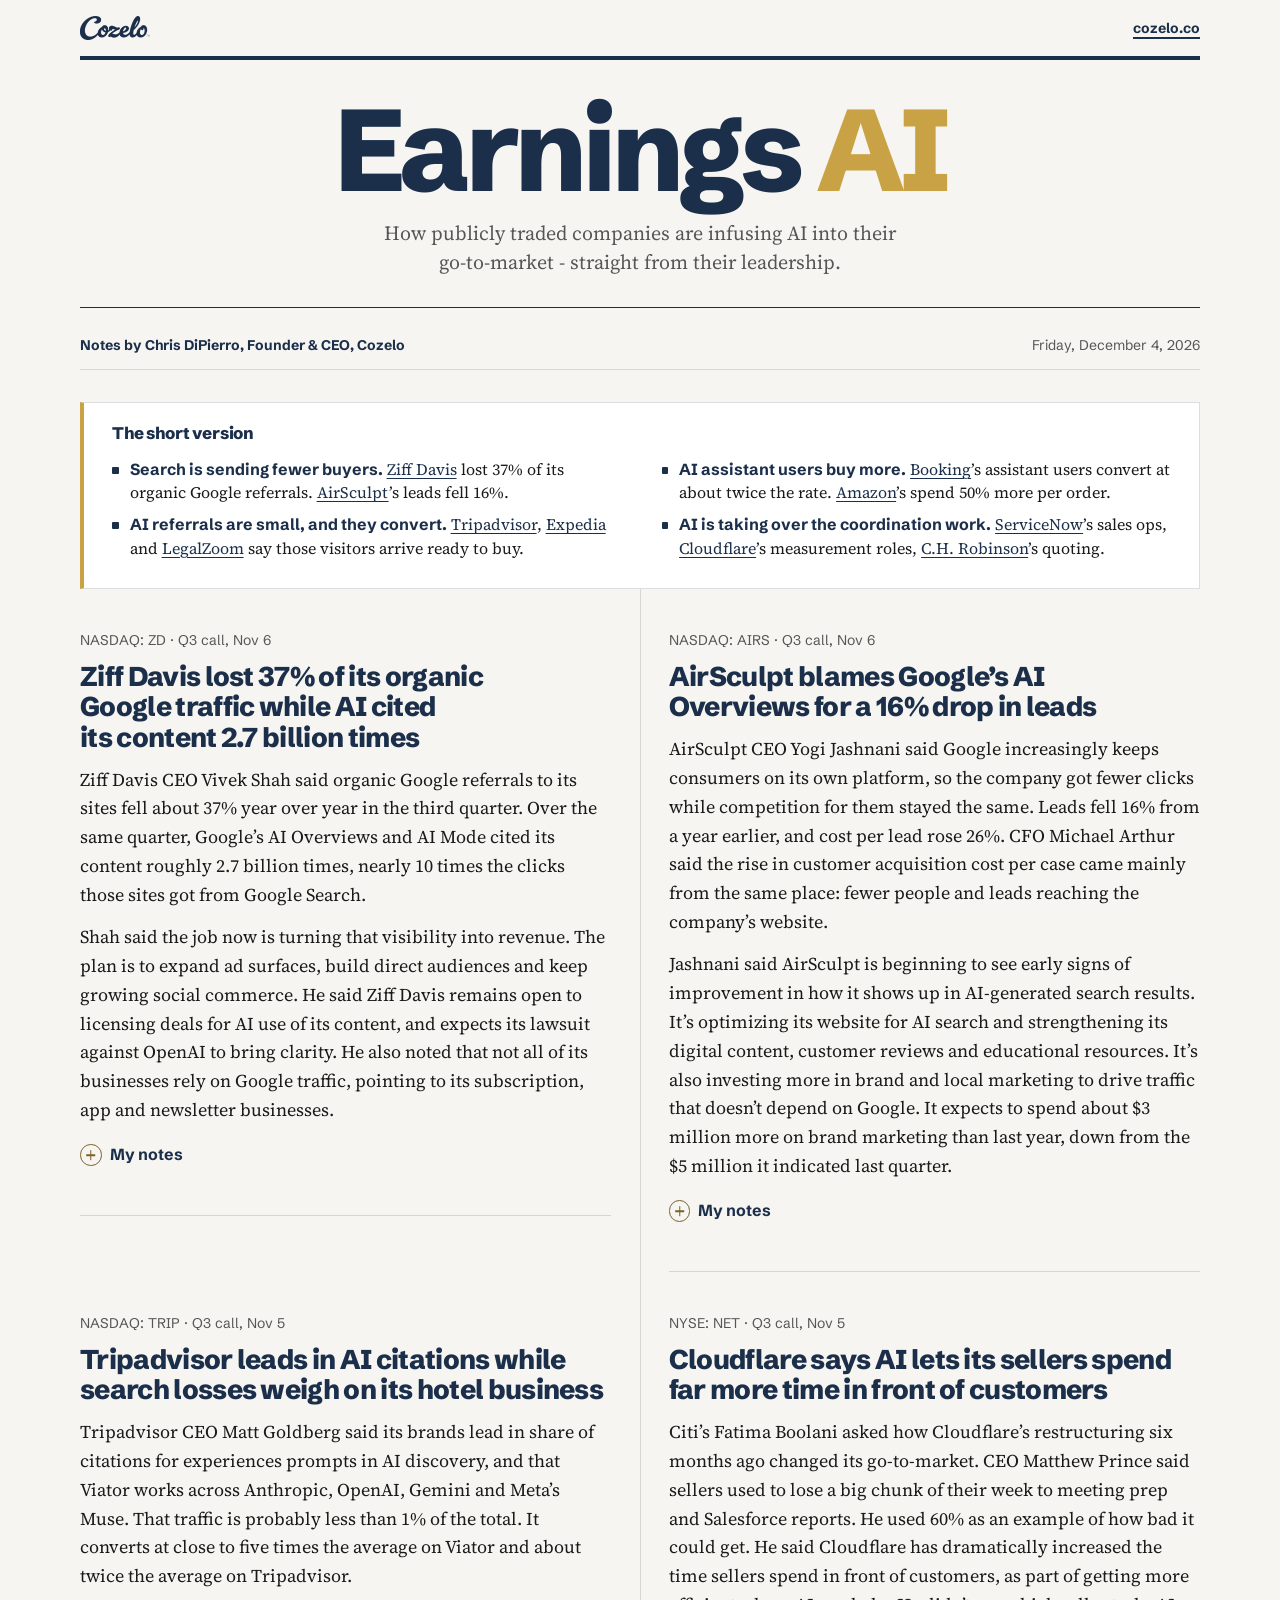
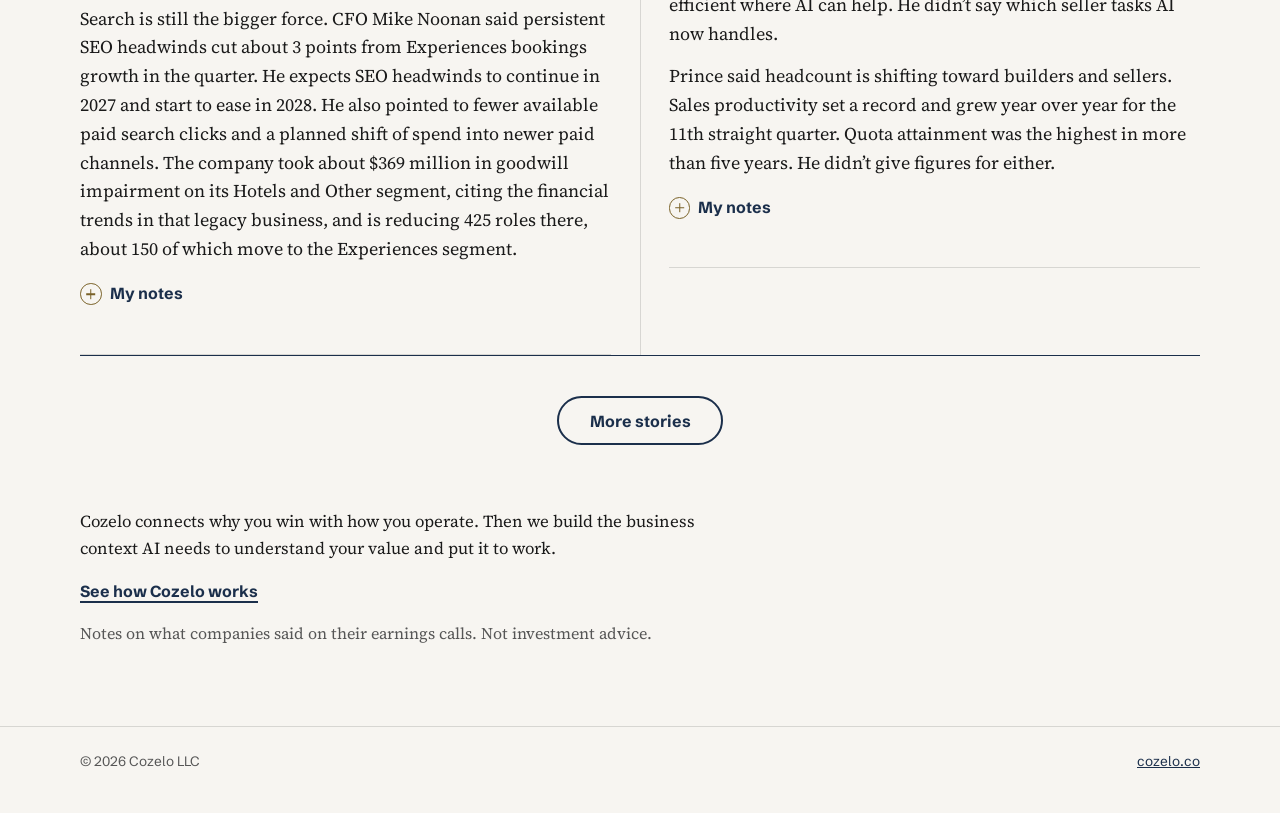
<file: earningsai/index.html>
<!DOCTYPE html>
<html lang="en">
<head>
<meta charset="utf-8">
<meta name="viewport" content="width=device-width, initial-scale=1">
<link rel="icon" type="image/png" href="/assets/logo-badge-128.png">
<link rel="canonical" href="https://cozelo.co/earningsai/">
<meta property="og:type" content="article">
<meta property="og:site_name" content="Cozelo">
<meta property="og:title" content="Earnings AI | Cozelo">
<meta property="og:description" content="How publicly traded companies are infusing AI in their go-to-market, straight from their leadership.">
<meta property="og:url" content="https://cozelo.co/earningsai/">
<meta property="og:image" content="https://cozelo.co/assets/og-card-v4.png">
<meta name="twitter:card" content="summary_large_image">
<meta name="theme-color" content="#f7f5f1">
<meta name="robots" content="index, follow">
<title>Earnings AI | Cozelo</title>
<meta name="description" content="How publicly traded companies are infusing AI in their go-to-market, straight from their leadership.">
<link rel="preconnect" href="https://fonts.googleapis.com">
<link rel="preconnect" href="https://fonts.gstatic.com" crossorigin>
<link href="https://fonts.googleapis.com/css2?family=Schibsted+Grotesk:wght@400;700;800&family=Source+Serif+4:ital,opsz,wght@0,8..60,400;0,8..60,600;1,8..60,400&display=swap" rel="stylesheet">
<style>
/* A cousin of cozelo.co: same tokens and faces, a lighter notebook layout.
   One reading column on bone paper. Serif leads here; the site leads with sans. */
:root{
  --bone:#f7f5f1; --bone-shade:#eeebe4; --white:#fff;
  --gold:#c9a245; --gold-ink:#7a6228; --navy:#1b2f4b;
  --ink:#1a1a1a; --soft:#565656; --rule:rgba(26,26,26,.14);
  --sans:"Schibsted Grotesk","Helvetica Neue",Helvetica,Arial,sans-serif;
  --serif:"Source Serif 4","Iowan Old Style",Charter,Cambria,Georgia,serif;
  --col:42rem; --gutter:clamp(1.25rem,5vw,3rem);
  color-scheme:light;
}
*{box-sizing:border-box}
html{-webkit-text-size-adjust:100%}
body{margin:0; background:var(--bone); color:var(--ink); font-family:var(--serif); font-size:1.125rem; line-height:1.6; -webkit-font-smoothing:antialiased}
a{color:var(--navy)}
a:focus-visible,summary:focus-visible,button:focus-visible{outline:2px solid var(--navy); outline-offset:3px; border-radius:2px}
.wrap{max-width:var(--col); margin:0 auto; padding:0 var(--gutter)}

/* Masthead: a news nameplate. */
.page{max-width:76rem; margin:0 auto; padding:0 var(--gutter)}
.strip{display:flex; align-items:center; justify-content:space-between; gap:1rem; padding:1rem 0; font-family:var(--sans); font-size:.875rem; color:var(--soft)}
.strip img{height:24px; width:auto; display:block}
.strip a.home{font-weight:700; color:var(--navy); text-decoration:underline; text-decoration-thickness:1.5px; text-underline-offset:4px}
.nameplate{border-top:4px solid var(--navy); border-bottom:1px solid var(--navy); padding:clamp(1.4rem,3.5vw,2.4rem) 0 clamp(1.2rem,3vw,1.9rem); text-align:center}
.nameplate h1{font-family:var(--sans); font-weight:800; font-size:clamp(3.4rem,10vw,7.25rem); line-height:.9; letter-spacing:-.045em; color:var(--navy); margin:0}
.nameplate h1 span{color:var(--gold)}
.deck{max-width:46rem; margin:1rem auto 0; font-family:var(--serif); font-size:clamp(1.05rem,1.6vw,1.25rem); line-height:1.45; color:var(--soft)}
.dateline{display:flex; flex-wrap:wrap; justify-content:space-between; gap:.35rem 1.5rem; padding:.75rem 0; border-bottom:1px solid var(--rule); font-family:var(--sans); font-size:.875rem; color:var(--soft)}
.dateline b{color:var(--navy)}
.dateline time{color:var(--soft)}


/* Summary box: the season in five lines, like an article's key-points box. */
.summary{margin:clamp(1.4rem,3vw,2rem) 0 0; padding:1.1rem clamp(1.1rem,2.5vw,1.75rem) 1.2rem; background:#fff; border:1px solid var(--rule); border-left:4px solid var(--gold)}
.summary h2{font-family:var(--sans); font-weight:800; font-size:1.05rem; letter-spacing:-.01em; color:var(--navy); margin:0 0 .7rem}
.summary ul{list-style:none; margin:0; padding:0; columns:2 22rem; column-gap:2.5rem}
.summary li{break-inside:avoid; position:relative; padding-left:1.1rem; margin:0 0 .55rem; font-size:1rem; line-height:1.45}
.summary li::before{content:""; position:absolute; left:0; top:.55em; width:.42rem; height:.42rem; background:var(--navy); border-radius:1px}
.summary li b{font-family:var(--sans); color:var(--navy)}
.summary a{color:var(--navy); text-underline-offset:3px; text-decoration-thickness:1px}

/* Items */
.items{list-style:none; margin:0; padding:0; display:grid; grid-template-columns:repeat(2,minmax(0,1fr)); column-gap:clamp(2rem,4.5vw,4rem); align-items:start}
.item:nth-child(odd){position:relative}
@media(min-width:861px){.item:nth-child(even){padding-left:0}.items{background:linear-gradient(var(--rule),var(--rule)) center/1px 100% no-repeat}}
@media(max-width:860px){.items{grid-template-columns:1fr}}
.item{padding:clamp(1.9rem,4vw,2.5rem) 0; border-bottom:1px solid var(--rule); scroll-margin-top:1rem}
.meta{font-family:var(--sans); font-size:.875rem; color:var(--soft); margin:0 0 .6rem}
.meta b{color:var(--navy)}
.item h2{font-family:var(--sans); font-weight:800; font-size:clamp(1.4rem,2.3vw,1.7rem); line-height:1.12; letter-spacing:-.025em; color:var(--navy); margin:0 0 .85rem; text-wrap:balance}
.item h2 a{color:inherit; text-decoration:none}
.item h2 a:hover{text-decoration:underline; text-decoration-thickness:2px; text-underline-offset:5px}
.lines p{margin:0 0 .85rem}
.lines p:last-child{margin-bottom:0}

details{margin-top:1.1rem}
summary{list-style:none; cursor:pointer; display:inline-flex; align-items:center; gap:.5rem; font-family:var(--sans); font-weight:700; font-size:1rem; color:var(--navy)}
summary::-webkit-details-marker{display:none}
summary .pm{width:1.35rem; height:1.35rem; border:1.5px solid var(--gold-ink); border-radius:50%; position:relative; flex:0 0 auto}
summary .pm::before,summary .pm::after{content:""; position:absolute; left:50%; top:50%; background:var(--gold-ink); transform:translate(-50%,-50%)}
summary .pm::before{width:.6rem; height:1.5px}
summary .pm::after{width:1.5px; height:.6rem; transition:transform .18s ease}
details[open] summary .pm::after{transform:translate(-50%,-50%) scaleY(0)}
details[open] summary .label-open{display:none}
details:not([open]) summary .label-close{display:none}

.notes{margin-top:1.1rem; padding-left:1.1rem; border-left:2px solid var(--bone-shade)}
.notes p{margin:0 0 .9rem}
.notes b{font-family:var(--sans); color:var(--navy)}
.notes blockquote{margin:1.1rem 0; padding-left:1rem; border-left:3px solid var(--gold-ink); font-style:italic; color:var(--navy)}
.notes blockquote cite{display:block; font-style:normal; font-family:var(--sans); font-size:.875rem; color:var(--soft); margin-top:.3rem}
.src{display:flex; flex-wrap:wrap; justify-content:space-between; gap:.5rem 1rem; margin-top:1.1rem; padding-top:.8rem; border-top:1px solid var(--rule); font-family:var(--sans); font-size:.875rem; color:var(--soft)}
.copy{font:inherit; font-weight:700; color:var(--navy); background:none; border:0; padding:0; cursor:pointer; text-decoration:underline; text-underline-offset:3px}

.item.is-hidden{display:none}
.morewrap{display:flex; justify-content:center; padding:clamp(1.75rem,4vw,2.5rem) 0 .5rem; border-top:1px solid var(--navy)}
.morebtn{font-family:var(--sans); font-weight:700; font-size:1rem; color:var(--navy); background:transparent; border:2px solid var(--navy); border-radius:999px; padding:.8rem 1.9rem; cursor:pointer; transition:background-color .18s ease, color .18s ease}
.morebtn:hover{background:var(--navy); color:#fff}
.morewrap:has(.morebtn[hidden]){display:none}

/* Close */
.close{max-width:42rem; padding:clamp(2.5rem,6vw,3.5rem) 0 clamp(2.5rem,6vw,4rem)}
.close p{margin:0 0 1rem; color:var(--soft); font-size:1rem}
.close .about{color:var(--ink); font-size:1.05rem}
.close a.more{font-family:var(--sans); font-weight:700; color:var(--navy); text-decoration:underline; text-decoration-thickness:1.5px; text-underline-offset:4px}
.foot{border-top:1px solid var(--rule); padding:1.5rem 0 2.5rem; font-family:var(--sans); font-size:.85rem; color:var(--soft)}
.foot__in{display:flex; flex-wrap:wrap; justify-content:space-between; gap:1rem}
@media(prefers-reduced-motion:reduce){*{transition:none !important}}
</style>
</head>
<body>

<header class="page">
  <div class="strip">
    <a href="/" aria-label="Cozelo home"><img src="/assets/logo-wordmark-navy.png" alt="Cozelo" width="70" height="24"></a>
    <a class="home" href="/">cozelo.co</a>
  </div>
  <div class="nameplate">
    <h1>Earnings <span>AI</span></h1>
    <p class="deck">How publicly traded companies are infusing AI into their<br>go-to-market&nbsp;- straight from their leadership.</p>
  </div>
  <p class="dateline"><b>Notes by Chris DiPierro, Founder &amp; CEO, Cozelo</b><time id="today" datetime="2026-11-07">Saturday, November 7, 2026</time></p>
  <section class="summary" aria-labelledby="summary-h">
    <h2 id="summary-h">The short version</h2>
    <ul>
      <li><b>Search is sending fewer buyers.</b> <a href="#ziff-davis-q3-2026">Ziff Davis</a> lost 37% of its organic Google referrals. <a href="#airsculpt-q3-2026">AirSculpt</a>&rsquo;s leads fell 16%.</li>
      <li><b>AI referrals are small, and they convert.</b> <a href="#tripadvisor-q3-2026">Tripadvisor</a>, <a href="#expedia-q3-2026">Expedia</a> and <a href="#legalzoom-q3-2026">LegalZoom</a> say those visitors arrive ready to buy.</li>
      <li><b>AI assistant users buy more.</b> <a href="#booking-q3-2026">Booking</a>&rsquo;s assistant users convert at about twice the rate. <a href="#amazon-q3-2026">Amazon</a>&rsquo;s spend 50% more per order.</li>
      <li><b>AI is taking over the coordination work.</b> <a href="#servicenow-q3-2026">ServiceNow</a>&rsquo;s sales ops, <a href="#cloudflare-q3-2026">Cloudflare</a>&rsquo;s measurement roles, <a href="#ch-robinson-q3-2026">C.H. Robinson</a>&rsquo;s quoting.</li>
    </ul>
  </section>
</header>

<main>
  <div class="page">
    <ol class="items" id="items">

      <li class="item" id="ziff-davis-q3-2026">
        <p class="meta">NASDAQ: ZD · Q3 call, Nov 6</p>
        <h2><a href="#ziff-davis-q3-2026">Ziff Davis lost 37% of its organic Google traffic while AI cited its content 2.7 billion times</a></h2>
        <div class="lines">
          <p>Ziff Davis CEO Vivek Shah said organic Google referrals to its sites fell about 37% year over year in the third quarter. Over the same quarter, Google&rsquo;s AI Overviews and AI Mode cited its content roughly 2.7 billion times, nearly 10 times the clicks those sites got from Google Search.</p>
          <p>Shah said the job now is turning that visibility into revenue. The plan is to expand ad surfaces, build direct audiences and keep growing social commerce. He said Ziff Davis remains open to licensing deals for AI use of its content, and expects its lawsuit against OpenAI to bring clarity. He also noted that not all of its businesses rely on Google traffic, pointing to its subscription, app and newsletter businesses.</p>
        </div>
        <details>
          <summary><span class="pm" aria-hidden="true"></span><span class="label-open">My notes</span><span class="label-close">Close</span></summary>
          <div class="notes">
            <p><b>The nugget.</b> The 10x comparison isn&rsquo;t like for like. It sets AI citations against all clicks from Google Search, since Google gives no click count for its AI answers. Shah&rsquo;s point stands anyway:</p>
            <blockquote>&ldquo;Monetizing that relevance is the priority.&rdquo;<cite>Vivek Shah, CEO</cite></blockquote>
            <p><b>Why it matters for go-to-market.</b> Being cited and being visited are now two different things. For a publisher, that&rsquo;s a revenue problem. For a B2B firm, it&rsquo;s a message problem. The AI answer is the first version of you a buyer meets, and they may never click through to check it.</p>
            <p><b>What I&rsquo;d ask them.</b> What would they charge for a citation? When an AI cites them, who checks what it says?</p>
            <p class="src"><span>Ziff Davis Q3 2026 earnings call, Nov 6, 2026. <a href="https://www.fool.com/earnings/call-transcripts/2026/11/06/ziff-davis-zd-q3-2026-earnings-call-transcript/">Transcript</a></span><button class="copy" type="button" data-id="ziff-davis-q3-2026">Copy link</button></p>
          </div>
        </details>
      </li>
      <li class="item" id="airsculpt-q3-2026">
        <p class="meta">NASDAQ: AIRS · Q3 call, Nov 6</p>
        <h2><a href="#airsculpt-q3-2026">AirSculpt blames Google&rsquo;s AI Overviews for a 16% drop in leads</a></h2>
        <div class="lines">
          <p>AirSculpt CEO Yogi Jashnani said Google increasingly keeps consumers on its own platform, so the company got fewer clicks while competition for them stayed the same. Leads fell 16% from a year earlier, and cost per lead rose 26%. CFO Michael Arthur said the rise in customer acquisition cost per case came mainly from the same place: fewer people and leads reaching the company&rsquo;s website.</p>
          <p>Jashnani said AirSculpt is beginning to see early signs of improvement in how it shows up in AI-generated search results. It&rsquo;s optimizing its website for AI search and strengthening its digital content, customer reviews and educational resources. It&rsquo;s also investing more in brand and local marketing to drive traffic that doesn&rsquo;t depend on Google. It expects to spend about $3 million more on brand marketing than last year, down from the $5 million it indicated last quarter.</p>
        </div>
        <details>
          <summary><span class="pm" aria-hidden="true"></span><span class="label-open">My notes</span><span class="label-close">Close</span></summary>
          <div class="notes">
            <p><b>The nugget.</b> The CFO didn&rsquo;t hedge on why acquisition costs went up:</p>
            <blockquote>&ldquo;primarily driven by AI overviews&rdquo;<cite>Michael Arthur, CFO</cite></blockquote>
            <p>My read: reviews and educational content are now part of the acquisition funnel. They&rsquo;re what an AI reads before it decides what to say about you.</p>
            <p><b>Why it matters for go-to-market.</b> When the AI answers the question on the search page, the click never happens. What it says about you comes from your reviews, your content and whatever else it can find. For a considered purchase, that answer is the first consultation.</p>
            <p><b>What I&rsquo;d ask them.</b> What did AI answers say about AirSculpt before they started fixing it? Which change moved it most?</p>
            <p class="src"><span>AirSculpt Q3 2026 earnings call, Nov 6, 2026. <a href="https://www.fool.com/earnings/call-transcripts/2026/11/06/airsculpt-airs-q3-2026-earnings-call-transcript/">Transcript</a></span><button class="copy" type="button" data-id="airsculpt-q3-2026">Copy link</button></p>
          </div>
        </details>
      </li>
      <li class="item" id="tripadvisor-q3-2026">
        <p class="meta">NASDAQ: TRIP · Q3 call, Nov 5</p>
        <h2><a href="#tripadvisor-q3-2026">Tripadvisor leads in AI citations while search losses weigh on its hotel business</a></h2>
        <div class="lines">
          <p>Tripadvisor CEO Matt Goldberg said its brands lead in share of citations for experiences prompts in AI discovery, and that Viator works across Anthropic, OpenAI, Gemini and Meta&rsquo;s Muse. That traffic is probably less than 1% of the total. It converts at close to five times the average on Viator and about twice the average on Tripadvisor.</p>
          <p>Search is still the bigger force. CFO Mike Noonan said persistent SEO headwinds cut about 3 points from Experiences bookings growth in the quarter. He expects SEO headwinds to continue in 2027 and start to ease in 2028. He also pointed to fewer available paid search clicks and a planned shift of spend into newer paid channels. The company took about $369 million in goodwill impairment on its Hotels and Other segment, citing the financial trends in that legacy business, and is reducing 425 roles there, about 150 of which move to the Experiences segment.</p>
        </div>
        <details>
          <summary><span class="pm" aria-hidden="true"></span><span class="label-open">My notes</span><span class="label-close">Close</span></summary>
          <div class="notes">
            <p><b>The nugget.</b> Tripadvisor leads in AI citations for experiences, and in the same quarter it took a $369 million write-down on the legacy business that search used to feed. My read: citations are growing, and clicks aren&rsquo;t.</p>
            <blockquote>&ldquo;our brands lead in share of citations for experiences prompts&rdquo;<cite>Matt Goldberg, President and CEO</cite></blockquote>
            <p><b>Why it matters for go-to-market.</b> Leading in citations didn&rsquo;t replace the traffic. The AI visitors who do arrive convert at several times the average, which makes each one worth more. But &ldquo;cited&rdquo; only pays when the answer sends people to you, and that depends on what the answer says about you.</p>
            <p><b>What I&rsquo;d ask them.</b> How much of the higher conversion is AI, and how much is who uses it? What do AI answers say about Viator when they don&rsquo;t link to it?</p>
            <p class="src"><span>Tripadvisor Q3 2026 earnings call, Nov 5, 2026. <a href="https://www.fool.com/earnings/call-transcripts/2026/11/06/tripadvisor-trip-q3-2026-earnings-call-transcript/">Transcript</a></span><button class="copy" type="button" data-id="tripadvisor-q3-2026">Copy link</button></p>
          </div>
        </details>
      </li>
      <li class="item" id="cloudflare-q3-2026">
        <p class="meta">NYSE: NET · Q3 call, Nov 5</p>
        <h2><a href="#cloudflare-q3-2026">Cloudflare says AI lets its sellers spend far more time in front of customers</a></h2>
        <div class="lines">
          <p>Citi&rsquo;s Fatima Boolani asked how Cloudflare&rsquo;s restructuring six months ago changed its go-to-market. CEO Matthew Prince said sellers used to lose a big chunk of their week to meeting prep and Salesforce reports. He used 60% as an example of how bad it could get. He said Cloudflare has dramatically increased the time sellers spend in front of customers, as part of getting more efficient where AI can help. He didn&rsquo;t say which seller tasks AI now handles.</p>
          <p>Prince said headcount is shifting toward builders and sellers. Sales productivity set a record and grew year over year for the 11th straight quarter. Quota attainment was the highest in more than five years. He didn&rsquo;t give figures for either.</p>
        </div>
        <details>
          <summary><span class="pm" aria-hidden="true"></span><span class="label-open">My notes</span><span class="label-close">Close</span></summary>
          <div class="notes">
            <p><b>The nugget.</b> Prince said the jobs that changed most belonged to</p>
            <blockquote>&ldquo;the measurers&rdquo;<cite>Matthew Prince, Co-founder and CEO</cite></blockquote>
            <p>AI does more of the counting now. He also said selling is getting more technical, and Cloudflare is adding forward-deployed engineers alongside its reps.</p>
            <p><b>Why it matters for go-to-market.</b> When AI preps a seller for a meeting, the brief is only as good as what the AI knows about you. Your buyers&rsquo; priorities, your differentiators, your proof. If that knowledge is scattered across decks and people&rsquo;s heads, sellers walk in faster with the same fuzzy story. The judgment stays with the seller. The foundation is the part you have to build.</p>
            <p><b>What I'd ask them.</b> What share of a seller's week is in front of customers now? And who checks the AI's numbers?</p>
            <p class="src"><span>Cloudflare Q3 2026 earnings call, Nov 5, 2026. <a href="https://finance.yahoo.com/markets/stocks/articles/cloudflare-net-q3-2026-earnings-074900653.html">Transcript</a></span><button class="copy" type="button" data-id="cloudflare-q3-2026">Copy link</button></p>
          </div>
        </details>
      </li>
      <li class="item" id="us-foods-q3-2026">
        <p class="meta">NYSE: USFD · Q3 call, Nov 5</p>
        <h2><a href="#us-foods-q3-2026">US Foods puts a $75 million figure on AI, led by added sales</a></h2>
        <div class="lines">
          <p>US Foods CEO Dave Flitman said AI tools deployed over the past two years now generate more than $75 million of adjusted EBITDA across sales, supply chain and enterprise functions, rising to more than $110 million next year. Melius Research&rsquo;s Jacob Aiken-Phillips asked how that overlaps with existing procurement and productivity programs. CFO Dirk Locascio said it doesn&rsquo;t overlap with strategic vendor management, and that AI helps the company reach its existing productivity target. Later, he said the biggest portion comes from incremental sales and margin, pointing to suggested sales, product recommendations, AI search and forecasting.</p>
          <p>Flitman pointed to two seller tools. Visit Assistant helps sellers win back products customers used to buy from US Foods. Scout AI is being built to help resolve issues and automate admin work. Accounts supported by those insights are growing cases nearly 10% faster than accounts without them. About 40% of sellers are now fully on variable pay, ahead of the expected pace, and the company now expects seller headcount to grow in the low single digits.</p>
        </div>
        <details>
          <summary><span class="pm" aria-hidden="true"></span><span class="label-open">My notes</span><span class="label-close">Close</span></summary>
          <div class="notes">
            <p><b>The nugget.</b> US Foods is using AI to grow sales without adding sellers at the old rate. Higher case growth on supported accounts, slower seller hiring. That&rsquo;s the trade.</p>
            <blockquote>&ldquo;The biggest portion of it is from incremental sales and margin&rdquo;<cite>Dirk Locascio, CFO</cite></blockquote>
            <p><b>Why it matters for go-to-market.</b> This is AI aimed at revenue. Suggested sales and product recommendations run on what you know about your customers and why they buy. My read: that knowledge is the real asset, and it belongs to the business. Change the tool and it should come with you.</p>
            <p><b>What I&rsquo;d ask them.</b> How do you measure the sales lift, and against what? Did moving sellers to variable pay change how much they use the tools?</p>
            <p class="src"><span>US Foods Q3 2026 earnings call, Nov 5, 2026. <a href="https://www.fool.com/earnings/call-transcripts/2026/11/05/us-foods-usfd-q3-2026-earnings-call-transcript/">Transcript</a></span><button class="copy" type="button" data-id="us-foods-q3-2026">Copy link</button></p>
          </div>
        </details>
      </li>
      <li class="item" id="rockwell-q4-2026">
        <p class="meta">NYSE: ROK · Q4 call, Nov 5</p>
        <h2><a href="#rockwell-q4-2026">Rockwell&rsquo;s CEO pitches AI quoting tools as a way to win more deals</a></h2>
        <div class="lines">
          <p>Rockwell&rsquo;s call covered a lot of what it sells to factories and data centers. The internal AI story came in pieces. When Bank of America&rsquo;s Andrew Obin asked why recurring revenue in its services business disappointed, CEO Blake Moret pointed to simplifying how Rockwell quotes and delivers, including internal agentic tools that cut keystrokes. He framed it as a revenue play. Quote more efficiently and you win more.</p>
          <p>When Citi&rsquo;s Andy Kaplowitz asked about 2027 margins, CFO Christian Rothe said AI is producing both hard and soft savings, and that AI productivity in software development let the team finish products that weren&rsquo;t on this year&rsquo;s plan. He said Rockwell will go into its productivity actions in more detail at Investor Day. No AI-specific numbers.</p>
        </div>
        <details>
          <summary><span class="pm" aria-hidden="true"></span><span class="label-open">My notes</span><span class="label-close">Close</span></summary>
          <div class="notes">
            <p><b>The nugget.</b> The quoting tools came up as an answer to a services problem. My read: Rockwell sees AI paying off first where it touches the customer. Moret called them</p>
            <blockquote>&ldquo;internal agentic orchestration tools to reduce keystrokes&rdquo;<cite>Blake Moret, Chairman and CEO</cite></blockquote>
            <p><b>Why it matters for go-to-market.</b> A quote is a promise. An agent building one needs your pricing rules, your configurations and what delivery can stand behind. A seller with slightly-off information adjusts in the room. An agent sends exactly what it was given. Fast and wrong is worse than slow.</p>
            <p><b>What I'd ask them.</b> What's quote turnaround now versus last year? Has the win rate moved? Investor Day is in Boston this month. Bring a number.</p>
            <p class="src"><span>Rockwell Automation Q4 FY2026 earnings call, Nov 5, 2026. <a href="https://www.aol.com/articles/rockwell-rok-q4-2026-earnings-215015000.html">Transcript</a></span><button class="copy" type="button" data-id="rockwell-q4-2026">Copy link</button></p>
          </div>
        </details>
      </li>
      <li class="item" id="expedia-q3-2026">
        <p class="meta">NASDAQ: EXPE · Q3 call, Nov 4</p>
        <h2><a href="#expedia-q3-2026">Expedia says travelers plan with AI agents and still book with brands they trust</a></h2>
        <div class="lines">
          <p>When Bank of America&rsquo;s Justin Post asked whether AI agent traffic is new or cannibalizing, CEO Ariane Gorin said it&rsquo;s so small that it&rsquo;s hard to draw any conclusion. She called it high quality, said she doesn&rsquo;t see it hurting direct traffic, and said it&rsquo;s either incremental or coming out of other paid channels. Answering Evercore&rsquo;s Mark Mahaney, she said the economics of the partnerships are still being worked out. Expedia partnered with Google in AI Mode, announced an integration with Meta&rsquo;s Muse, and is participating in OpenAI&rsquo;s ad products.</p>
          <p>Inside its own products, enhanced recommendations delivered record third-quarter attach rates. Travelers who used a new activity agent were twice as likely to book an activity within seven days. A Vrbo voice agent is resolving more than 15% of inbound contacts. Five of the 10 analysts on the call asked about AI.</p>
        </div>
        <details>
          <summary><span class="pm" aria-hidden="true"></span><span class="label-open">My notes</span><span class="label-close">Close</span></summary>
          <div class="notes">
            <p><b>The nugget.</b> Gorin drew a clear line between finding a trip and booking one:</p>
            <blockquote>&ldquo;agentic AI&rsquo;s real strength is in discovery&rdquo;<cite>Ariane Gorin, CEO</cite></blockquote>
            <p>She also said Expedia leads in citation share in the U.S.</p>
            <p><b>Why it matters for go-to-market.</b> The answer an AI assembles from your public surface is the first version of you a buyer meets. If agents do the discovery, that version decides who makes the shortlist. Citation share tells you how often you show up. The harder question is whether what shows up is right.</p>
            <p><b>What I&rsquo;d ask them.</b> What do you measure on agent traffic beyond volume? When an agent describes Expedia to a traveler, who checks that it&rsquo;s accurate?</p>
            <p class="src"><span>Expedia Group Q3 2026 earnings call, Nov 4, 2026. <a href="https://www.tradingkey.com/news/transcripts/262279508-">Transcript</a></span><button class="copy" type="button" data-id="expedia-q3-2026">Copy link</button></p>
          </div>
        </details>
      </li>
      <li class="item" id="hubspot-q3-2026">
        <p class="meta">NYSE: HUBS · Q3 call, Nov 4</p>
        <h2><a href="#hubspot-q3-2026">HubSpot wins nearly three times as often when it engages multiple people on big buying committees</a></h2>
        <div class="lines">
          <p>HubSpot CEO Yamini Rangan said customers are navigating a major AI platform shift that&rsquo;s changing how they evaluate software, discover HubSpot and buy. Inbound demand is under pressure as AI changes how buyers find software. Upmarket, CFO Kate Bueker said, there are more decision-makers and longer sales cycles. Down market, she said, there&rsquo;s more price uncertainty and budget tightening. Customers want proof of AI before they buy, so HubSpot added trials and outcome-based pricing.</p>
          <p>Rangan said win rates are nearly three times higher in deals with five or more buying-committee members when HubSpot engages multiple stakeholders. When Evercore&rsquo;s Kirk Materne asked whether its go-to-market needs to change, she said HubSpot combined sales and customer success under one organization upmarket. Answer engine optimization is one of the new demand channels, and Rangan called them nascent.</p>
        </div>
        <details>
          <summary><span class="pm" aria-hidden="true"></span><span class="label-open">My notes</span><span class="label-close">Close</span></summary>
          <div class="notes">
            <p><b>The nugget.</b> The company that wrote the inbound playbook says its own inbound is under pressure. Rangan on the bigger deals:</p>
            <blockquote>&ldquo;it&rsquo;s no longer just a technology decision&rdquo;<cite>Yamini Rangan, CEO</cite></blockquote>
            <p><b>Why it matters for go-to-market.</b> Five people on a buying committee can meet five versions of you. Each one researched you separately, increasingly through AI. The win rate goes to the team that shows up with one answer that holds for all of them.</p>
            <p><b>What I&rsquo;d ask them.</b> What does a seller bring to a five-person deal that the AI answers didn&rsquo;t? How much of the inbound decline comes back later as AI-referred deals?</p>
            <p class="src"><span>HubSpot Q3 2026 earnings call, Nov 4, 2026. <a href="https://www.tradingkey.com/news/transcripts/262277357-">Transcript</a></span><button class="copy" type="button" data-id="hubspot-q3-2026">Copy link</button></p>
          </div>
        </details>
      </li>
      <li class="item" id="legalzoom-q3-2026">
        <p class="meta">NASDAQ: LZ · Q3 call, Nov 4</p>
        <h2><a href="#legalzoom-q3-2026">LegalZoom says customers who find it through ChatGPT are worth more than customers from its paid channels</a></h2>
        <div class="lines">
          <p>LegalZoom CEO Jeff Stibel said AI referral traffic is still small but growing. Traffic from AI platforms grew almost 50% quarter over quarter. He said those visitors arrive with high intent and convert at meaningfully higher rates than traditional organic search, and early customers from ChatGPT are generating higher lifetime value than its traditional paid channels.</p>
          <p>Search is the pressure. LegalZoom lowered its profit outlook, and CFO Noel Watson said more than half of the change is investment in channels that reduce its reliance on search: partnerships, affiliates and paid AI placements. About a quarter reflects weaker acquisition economics. The company is also testing ads in Google&rsquo;s AI Mode.</p>
        </div>
        <details>
          <summary><span class="pm" aria-hidden="true"></span><span class="label-open">My notes</span><span class="label-close">Close</span></summary>
          <div class="notes">
            <p><b>The nugget.</b> Stibel credits the brand for the AI traffic:</p>
            <blockquote>&ldquo;the authority of our brand helps us get discovered&rdquo;<cite>Jeff Stibel, Chairman and CEO</cite></blockquote>
            <p>My read: an AI recommends the firm it can explain. A clear reason to choose you is what gets repeated.</p>
            <p><b>Why it matters for go-to-market.</b> AI sends buyers to the firm with the clearest reason to choose it. A model can only repeat what&rsquo;s clear and consistent about you. That&rsquo;s why you start with why you win.</p>
            <p><b>What I&rsquo;d ask them.</b> What share of new customers come through AI now? Does the higher lifetime value hold as the volume grows?</p>
            <p class="src"><span>LegalZoom Q3 2026 earnings call, Nov 4, 2026. <a href="https://www.tradingkey.com/news/transcripts/262277395-">Transcript</a></span><button class="copy" type="button" data-id="legalzoom-q3-2026">Copy link</button></p>
          </div>
        </details>
      </li>
      <li class="item" id="booking-q3-2026">
        <p class="meta">NASDAQ: BKNG · Q3 call, Nov 3</p>
        <h2><a href="#booking-q3-2026">Booking says AI assistant users convert at twice the rate while AI referrals are a sliver of Booking.com&rsquo;s room nights</a></h2>
        <div class="lines">
          <p>Booking Holdings CFO Ewout Steenbergen said travelers who use the company&rsquo;s AI assistants at Priceline and Agoda convert at about twice the rate of those who don&rsquo;t. Agoda assistant users also have average booking values about 20% higher. CEO Glenn Fogel said Booking recently launched a proactive AI travel agent designed to help travelers from initial planning through booking and beyond.</p>
          <p>Asked whether newer personal agents send more referrals than the big AI platforms, Steenbergen said the traffic is still very small in aggregate and none is growing noticeably faster. AI referrals are still well under 1% of Booking.com&rsquo;s room nights. OpenTable is the exception so far. Its integration with OpenAI is one of the brand&rsquo;s fastest-growing channels from a small base, and Steenbergen said its work with Muse and other agents has brought in a significant number of new customers. Marketing spend rose 11%, slightly faster than gross bookings, driven mainly by faster growth in affiliate marketing. Fogel also said regulation, including EU rules, could slow personal AI agents.</p>
        </div>
        <details>
          <summary><span class="pm" aria-hidden="true"></span><span class="label-open">My notes</span><span class="label-close">Close</span></summary>
          <div class="notes">
            <p><b>The nugget.</b> Travelers who use AI inside Booking&rsquo;s own apps convert at twice the rate. That compares users with non-users, so it doesn&rsquo;t prove the assistant caused it. AI outside, sending travelers to Booking.com, barely registers. OpenTable is the early exception. Fogel on outside agents:</p>
            <blockquote>&ldquo;adoption of these horizontal personal agents may be much slower&rdquo;<cite>Glenn Fogel, CEO</cite></blockquote>
            <p><b>Why it matters for go-to-market.</b> Booking and Expedia are saying the same thing. AI is great at helping someone who already chose you. Getting chosen happens earlier, in whatever an AI says about you before the traveler ever arrives.</p>
            <p><b>What I&rsquo;d ask them.</b> What share of new customers find you through AI today? What happens to marketing cost if that share grows?</p>
            <p class="src"><span>Booking Holdings Q3 2026 earnings call, Nov 3, 2026. <a href="https://s25.q4cdn.com/383369491/files/content_files/CORRECTED-TRANSCRIPT-Booking-Holdings-Inc-BKNG-US-Q3-2026-Earnings-Call-3-November2026.pdf">Transcript</a></span><button class="copy" type="button" data-id="booking-q3-2026">Copy link</button></p>
          </div>
        </details>
      </li>
      <li class="item" id="amazon-q3-2026">
        <p class="meta">NASDAQ: AMZN · Q3 call, Oct 29</p>
        <h2><a href="#amazon-q3-2026">Amazon says shoppers who use its AI assistant spend 50% more per order</a></h2>
        <div class="lines">
          <p>Amazon CEO Andy Jassy said more than 400 million customers used Alexa for Shopping, its agentic shopping assistant, over the past 12 months. Interactions were up 570% year over year. U.S. customers who use it spend 50% more per order than those who don&rsquo;t.</p>
          <p>The assistant researches products, compares options, checks a full year of price history, recommends gifts and tracks deals for the shopper. Jassy said Amazon expects to work with outside AI agents, but believes its own will be the main way people shop Amazon. On the advertising side, Amazon launched full-funnel campaigns in its Ads Agent.</p>
        </div>
        <details>
          <summary><span class="pm" aria-hidden="true"></span><span class="label-open">My notes</span><span class="label-close">Close</span></summary>
          <div class="notes">
            <p><b>The nugget.</b> The 50% compares users with non-users. It doesn&rsquo;t say the assistant caused the extra spend. Shoppers who ask for help may be bigger spenders to begin with. The goal behind it is clear, though:</p>
            <blockquote>&ldquo;the primary shopping agent customers use to shop Amazon&rdquo;<cite>Andy Jassy, President and CEO</cite></blockquote>
            <p><b>Why it matters for go-to-market.</b> Amazon wants to own the agent between itself and the shopper. For every brand selling there, the product page is now the pitch, and the first reader is a machine that compares, checks prices and recommends. Inconsistency used to cost a sale here and there. Now an agent repeats it at scale.</p>
            <p><b>What I&rsquo;d ask them.</b> How much of the 50% is the assistant, and how much is who uses it? What do brands get to see about how it recommends them?</p>
            <p class="src"><span>Amazon Q3 2026 earnings call, Oct 29, 2026. <a href="https://www.aol.com/articles/amazon-amzn-q3-2026-earnings-164601000.html">Transcript</a></span><button class="copy" type="button" data-id="amazon-q3-2026">Copy link</button></p>
          </div>
        </details>
      </li>
      <li class="item" id="servicenow-q3-2026">
        <p class="meta">NYSE: NOW · Q3 call, Oct 28</p>
        <h2><a href="#servicenow-q3-2026">ServiceNow shrank its sales operations team with AI and hired more sellers</a></h2>
        <div class="lines">
          <p>ServiceNow&rsquo;s CFO, Gina Mastantuono, told investors the company&rsquo;s own use of AI is now worth more than $1 billion a year. That&rsquo;s more than double where it ended 2025.</p>
          <p>When Bernstein&rsquo;s Peter Weed asked where that shows up in the front office, the answer was specific. Sales operations is down significantly. Quota-carrying sellers are up by double digits, even as total sales and marketing headcount may fall. CEO Bill McDermott said work that used to keep about 100 people in sales ops busy is now handled by AI, and every seller has an AI coach. The bar for new sellers went up, and total company headcount slightly declined.</p>
        </div>
        <details>
          <summary><span class="pm" aria-hidden="true"></span><span class="label-open">My notes</span><span class="label-close">Close</span></summary>
          <div class="notes">
            <p><b>The nugget.</b> The savings went to people who carry a number. McDermott described the old sales ops job as</p>
            <blockquote>&ldquo;moving around information on e-mail&rdquo;<cite>Bill McDermott, Chairman and CEO</cite></blockquote>
            <p>That&rsquo;s the work that went first.</p>
            <p><b>Why it matters for go-to-market.</b> Sales ops is where what comes back from the market gets routed to the people who act on it. Which lead goes where, when, with what context. AI inherits whatever it&rsquo;s connected to. If the routing rules reflect the wrong criteria, an agent scales the wrong criteria. Faster.</p>
            <p><b>What I'd ask them.</b> Who owns the rules the agents follow now? When one routes something wrong, who notices?</p>
            <p class="src"><span>ServiceNow Q3 2026 earnings call, Oct 28, 2026. <a href="https://www.tradingkey.com/news/transcripts/262249602-tradingkey">Transcript</a></span><button class="copy" type="button" data-id="servicenow-q3-2026">Copy link</button></p>
          </div>
        </details>
      </li>
      <li class="item" id="ch-robinson-q3-2026">
        <p class="meta">NASDAQ: CHRW · Q3 call, Oct 28</p>
        <h2><a href="#ch-robinson-q3-2026">C.H. Robinson is automating more of quote-to-cash with an AI token bill under $2 million a year</a></h2>
        <div class="lines">
          <p>C.H. Robinson CEO Dave Bozeman said the company expects AI to automate more of the quote-to-cash life cycle of a load. Michael Castagnetto, who runs its North American Surface Transportation business, credited agentic AI with faster, more reliable service for customers. In that business, shipments handled per person per day rose more than 15% year over year. He also said the company repriced its contract portfolio much faster than it has historically, crediting its revenue management discipline and better price and cost discovery. CFO Damon Lee said average headcount fell 10.4%.</p>
          <p>Arun Rajan, its chief strategy and innovation officer, said the company&rsquo;s annual AI token cost is still less than $2 million on a run-rate basis. He said only a fraction of the hundreds of processes in quote-to-cash are automated so far. When Jefferies&rsquo; Stephanie Benjamin Moore asked how the company would offset inflation, management pointed to more AI agents.</p>
        </div>
        <details>
          <summary><span class="pm" aria-hidden="true"></span><span class="label-open">My notes</span><span class="label-close">Close</span></summary>
          <div class="notes">
            <p><b>The nugget.</b> Robinson is choosing small and cheap on purpose:</p>
            <blockquote>&ldquo;We do not need the newest or most extensive model for every use case.&rdquo;<cite>Arun Rajan, Chief Strategy and Innovation Officer</cite></blockquote>
            <p><b>Why it matters for go-to-market.</b> Robinson started with the process. It calls the approach Lean AI: lean methodology first, custom AI on top. AI inherits whatever it&rsquo;s connected to, and here that&rsquo;s a process the company has been tightening for three years. Customers feel it as faster, more reliable service.</p>
            <p><b>What I&rsquo;d ask them.</b> Which of those hundreds of processes touch the customer directly? What does a shipper notice first?</p>
            <p class="src"><span>C.H. Robinson Q3 2026 earnings call, Oct 28, 2026. <a href="https://www.webull.com/news/15826824820884480">Transcript</a></span><button class="copy" type="button" data-id="ch-robinson-q3-2026">Copy link</button></p>
          </div>
        </details>
      </li>
      <li class="item" id="coca-cola-q3-2026">
        <p class="meta">NYSE: KO · Q3 call, Oct 27</p>
        <h2><a href="#coca-cola-q3-2026">Coca-Cola is reusing its World Cup AI and data on everyday campaigns</a></h2>
        <div class="lines">
          <p>Coca-Cola grew volume 5% and organic revenue 7% in the third quarter. Marketing was a big part of the story. CFO John Murphy said the company has double-digit growth in above-the-line marketing, with programs set up for a strong start to 2027, and expects marketing investment to grow roughly in line with gross margin over time.</p>
          <p>Asked by Morgan Stanley&rsquo;s Dara Mohsenian about the World Cup&rsquo;s role, CEO Henrique Braun said parts of the tech, data and AI the company used during the tournament are now showing up in campaigns like Fanta Halloween. Connected packaging carries content all the way down to a transaction, and Braun said that lets Coke pressure test ways to drive more engagement through to transactions. No AI-specific numbers.</p>
        </div>
        <details>
          <summary><span class="pm" aria-hidden="true"></span><span class="label-open">My notes</span><span class="label-close">Close</span></summary>
          <div class="notes">
            <p><b>The nugget.</b> Coke builds capability for the big moment, then puts it to work every day after. Braun on what carried over:</p>
            <blockquote>&ldquo;Parts of the tech, data, and AI that we used during the World Cup&rdquo;<cite>Henrique Braun, CEO</cite></blockquote>
            <p><b>Why it matters for go-to-market.</b> This is the learning loop done right. What worked in a big moment feeds the next campaign. That only works if what you learned gets written down somewhere. The audiences, the creative, what converted. Otherwise every campaign starts from zero.</p>
            <p><b>What I&rsquo;d ask them.</b> What did the World Cup teach you about the consumer that Fanta is now using? Who owns that knowledge between campaigns?</p>
            <p class="src"><span>Coca-Cola Q3 2026 earnings call, Oct 27, 2026. <a href="https://investors.coca-colacompany.com/_assets/_1df3df91e6951f35952f0bd0d28b0ece/cocacolacompany/db/881/11142/file/CORRECTED_TRANSCRIPT_The_Coca-Cola_Co.(KO-US)_Q3_2026_Earnings_Call_27-October-2026_8_30_AM_ET.pdf">Transcript</a></span><button class="copy" type="button" data-id="coca-cola-q3-2026">Copy link</button></p>
          </div>
        </details>
      </li>
    </ol>
    <div class="morewrap"><button class="morebtn" id="more" type="button" hidden>More stories</button></div>
  </div>

  <section class="page">
    <div class="close">
      <p class="about">Cozelo connects why you win with how you operate. Then we build the business context AI needs to understand your value and put it to work.</p>
      <p><a class="more" href="/how-we-work/">See how Cozelo works</a></p>
      <p>Notes on what companies said on their earnings calls. Not investment advice.</p>
    </div>
  </section>
</main>

<footer class="foot">
  <div class="page foot__in"><span>&copy; 2026 Cozelo LLC</span><a href="/">cozelo.co</a></div>
</footer>

<script>
(function(){
  // Masthead date: always today, in the reader's time zone.
  var t = document.getElementById('today');
  if(t){
    var d = new Date();
    t.textContent = d.toLocaleDateString('en-US', {weekday:'long', month:'long', day:'numeric', year:'numeric'});
    t.setAttribute('datetime', d.getFullYear() + '-' + String(d.getMonth()+1).padStart(2,'0') + '-' + String(d.getDate()).padStart(2,'0'));
  }
})();
(function(){
  var PAGE = 4;
  var items = Array.prototype.slice.call(document.querySelectorAll('#items > .item'));
  var btn = document.getElementById('more');
  var shown = Math.min(PAGE, items.length);

  // Newest calls are first in the markup. Show four, reveal four more per click.
  function render(){
    items.forEach(function(el, i){ el.classList.toggle('is-hidden', i >= shown); });
    btn.hidden = shown >= items.length;
  }
  btn.addEventListener('click', function(){
    var first = items[shown];
    shown = Math.min(shown + PAGE, items.length);
    render();
    if(first){ var h = first.querySelector('h2 a'); if(h) h.focus({preventScroll:true}); }
  });

  // A deep link reveals and opens its story.
  function openFromHash(){
    var id = location.hash.slice(1);
    if(!id) return;
    var idx = items.findIndex(function(el){ return el.id === id; });
    if(idx < 0) return;
    if(idx >= shown){ shown = Math.ceil((idx + 1) / PAGE) * PAGE; render(); }
    var d = items[idx].querySelector('details'); if(d) d.open = true;
    items[idx].scrollIntoView();
  }
  render();
  openFromHash();
  window.addEventListener('hashchange', openFromHash);

  // Copy a deep link to one story.
  document.querySelectorAll('.copy').forEach(function(b){
    b.addEventListener('click', function(){
      var url = location.href.split('#')[0] + '#' + b.getAttribute('data-id');
      var done = function(){ b.textContent = 'Link copied'; setTimeout(function(){ b.textContent = 'Copy link'; }, 1800); };
      try{ navigator.clipboard.writeText(url).then(done, function(){ location.hash = b.getAttribute('data-id'); }); }
      catch(e){ location.hash = b.getAttribute('data-id'); }
    });
  });
})();
</script>
</body>
</html>
</file>
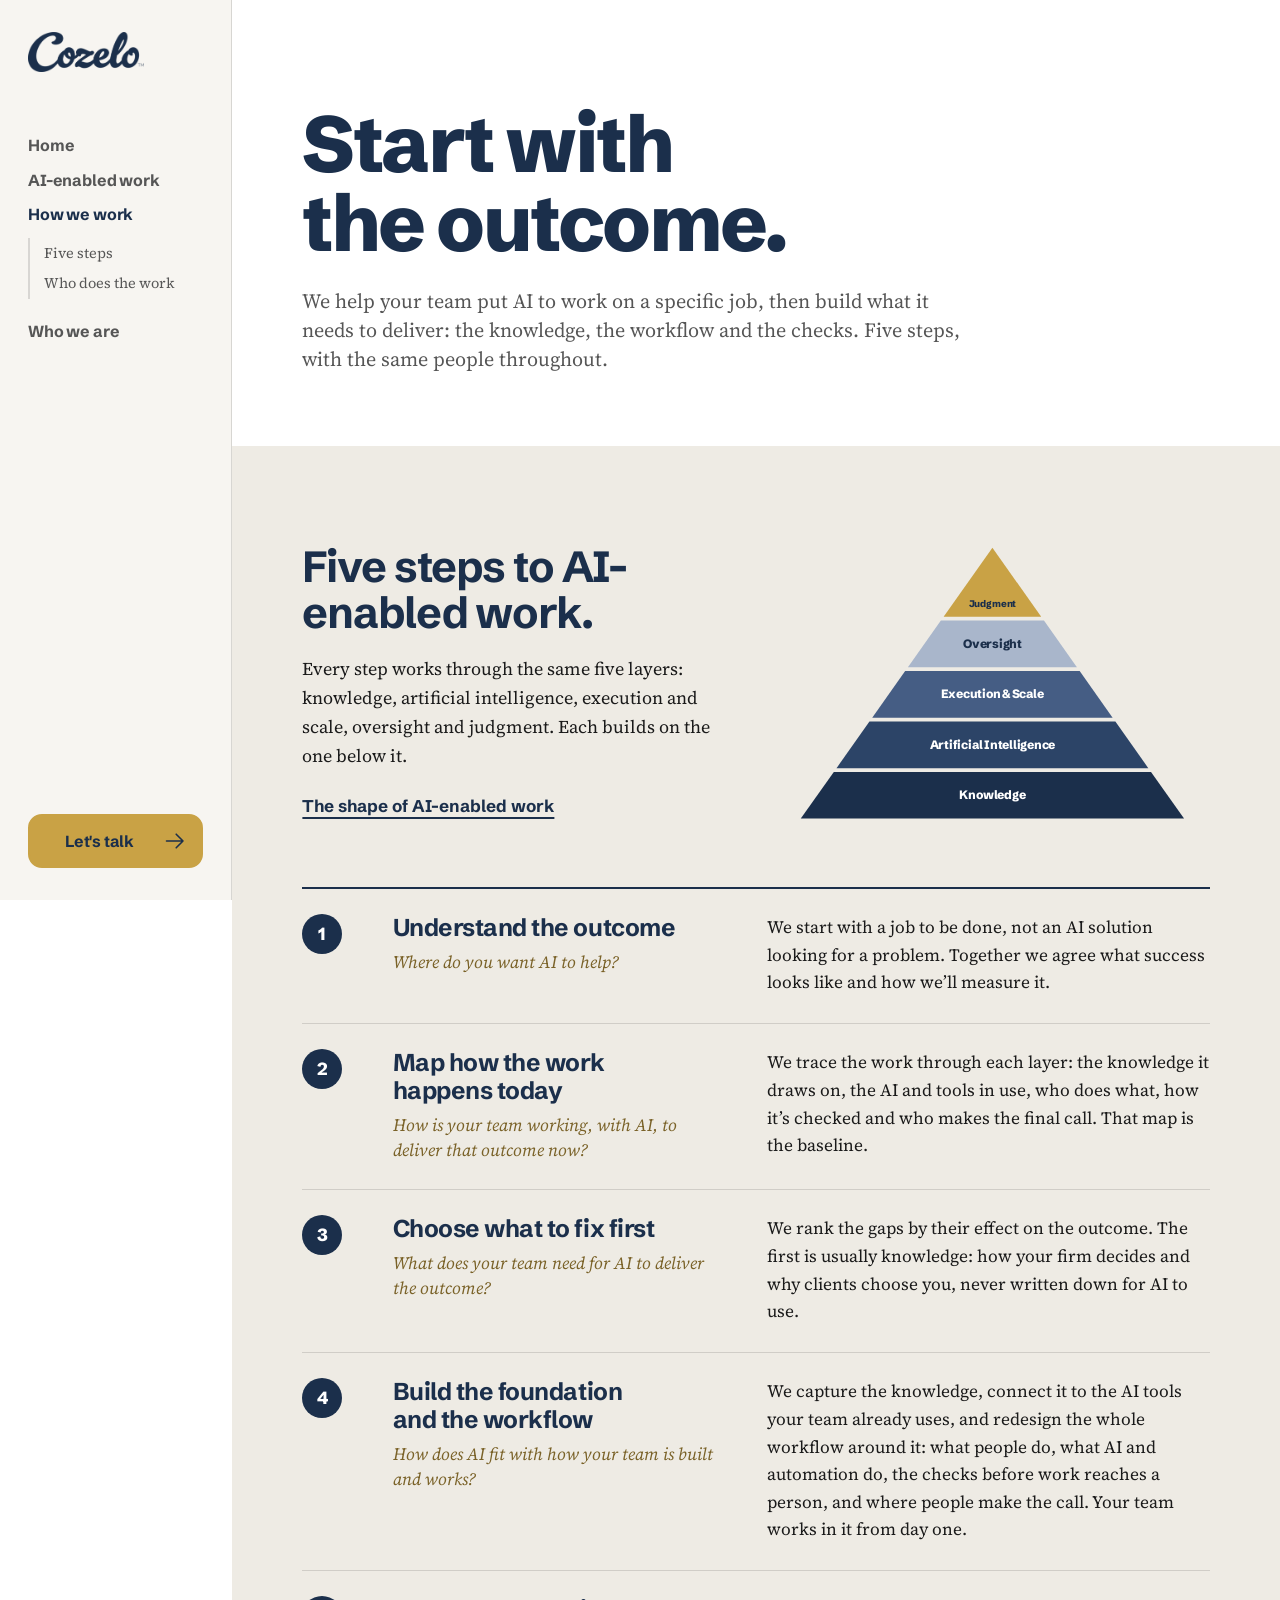
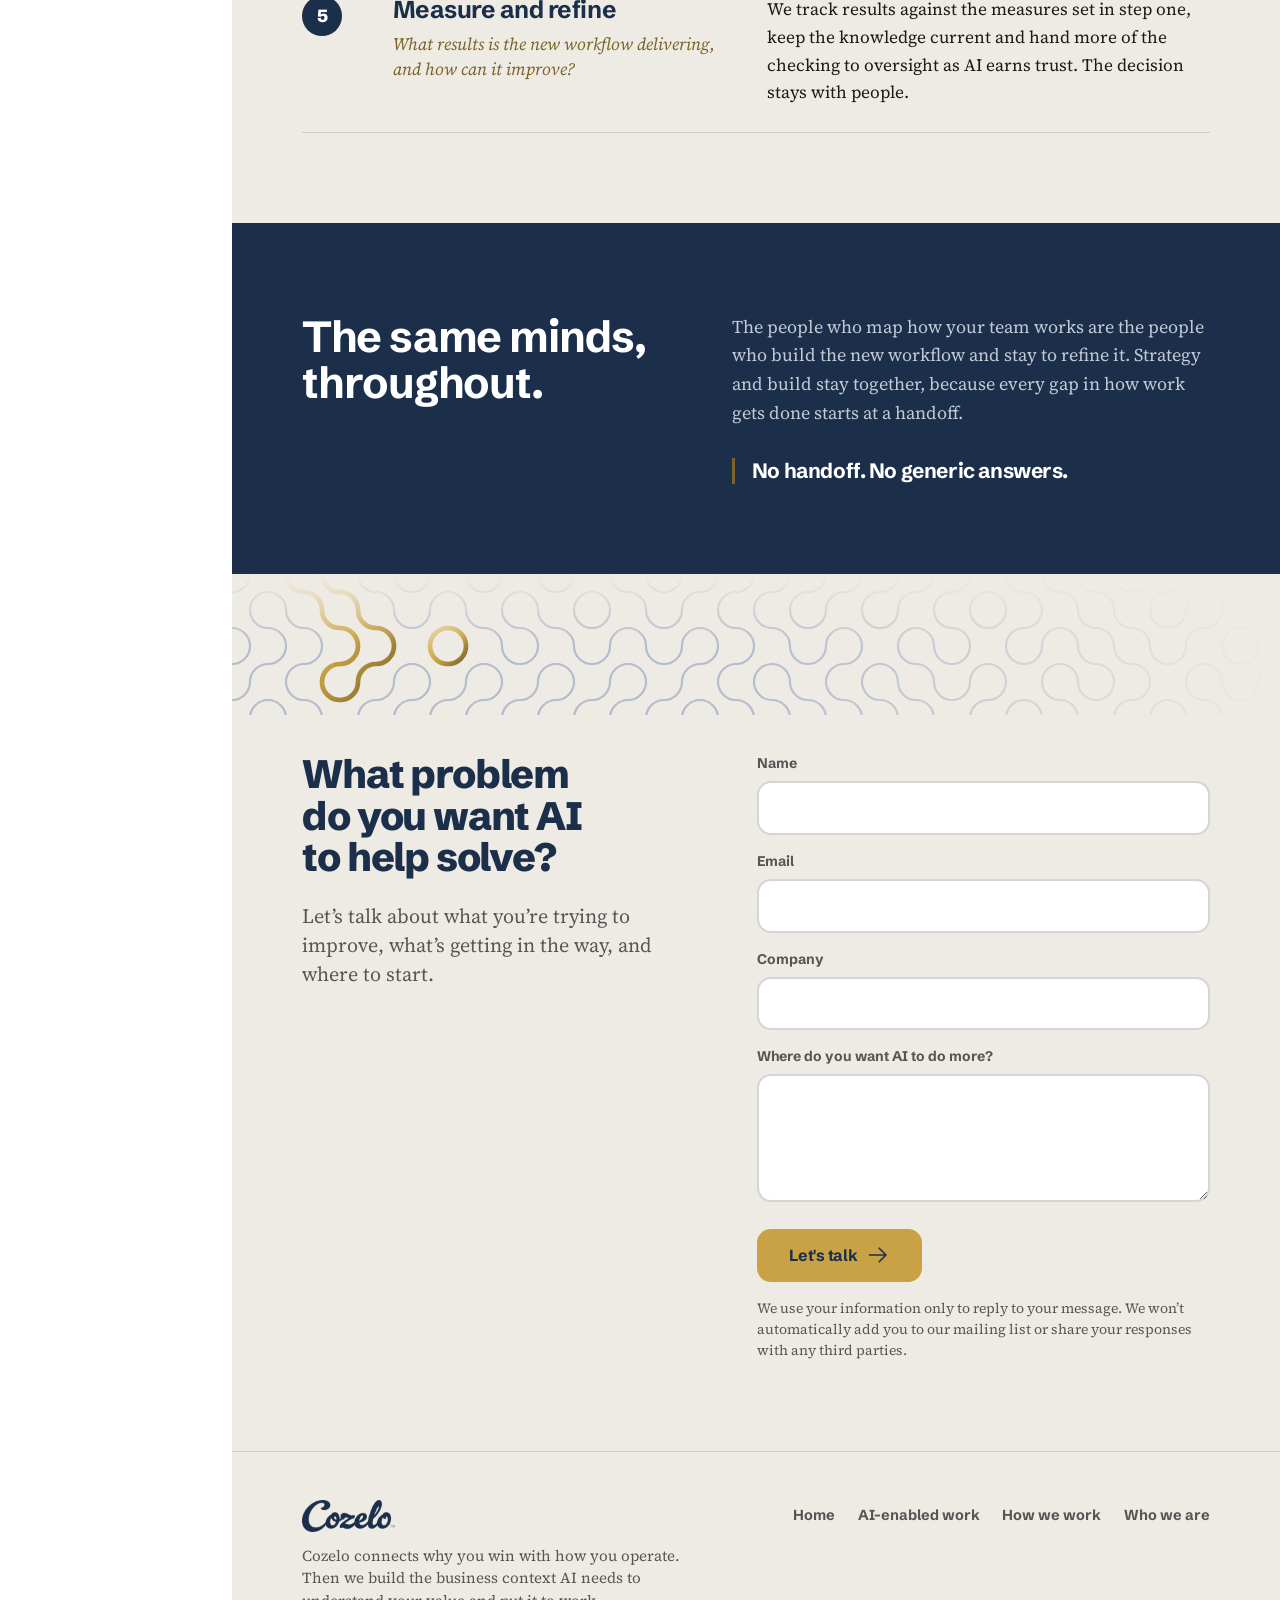
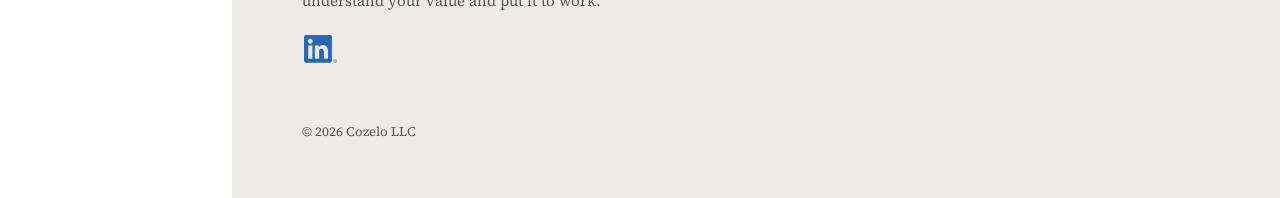
<file: how-we-work/index.html>
<!DOCTYPE html>
<html lang="en">
<head>
<!-- Google tag (gtag.js) -->
<script async src="https://www.googletagmanager.com/gtag/js?id=G-E1VWMGRN72"></script>
<script>
  window.dataLayer = window.dataLayer || [];
  function gtag(){dataLayer.push(arguments);}
  gtag('js', new Date());

  gtag('config', 'G-E1VWMGRN72');
</script>
<meta charset="utf-8">
<meta name="viewport" content="width=device-width, initial-scale=1">
<link rel="icon" type="image/png" href="/assets/logo-badge-128.png">
<link rel="canonical" href="https://cozelo.co/how-we-work/">
<meta property="og:type" content="website">
<meta property="og:site_name" content="Cozelo">
<meta property="og:title" content="How we work | Cozelo">
<meta property="og:description" content="Five steps from a specific outcome to AI-enabled work: map how your team works today, close the gaps that matter, build the workflow, then measure and refine.">
<meta property="og:url" content="https://cozelo.co/how-we-work/">
<meta property="og:image" content="https://cozelo.co/assets/og-card-v4.png">
<meta property="og:image:width" content="1200">
<meta property="og:image:height" content="630">
<meta name="twitter:card" content="summary_large_image">
<meta name="twitter:title" content="How we work | Cozelo">
<meta name="twitter:description" content="Five steps from a specific outcome to AI-enabled work: map how your team works today, close the gaps that matter, build the workflow, then measure and refine.">
<meta name="twitter:image" content="https://cozelo.co/assets/og-card-v4.png">
<meta name="theme-color" content="#ffffff">
<link rel="apple-touch-icon" href="/assets/logo-badge-128.png">
<title>How we work | Cozelo</title>
<meta name="description" content="Five steps from a specific outcome to AI-enabled work: map how your team works today, close the gaps that matter, build the workflow, then measure and refine.">
<link rel="preconnect" href="https://fonts.googleapis.com">
<link rel="preconnect" href="https://fonts.gstatic.com" crossorigin>
<link href="https://fonts.googleapis.com/css2?family=Schibsted+Grotesk:wght@400;700;800&family=Source+Serif+4:ital,opsz,wght@0,8..60,400;0,8..60,600;1,8..60,400&display=swap" rel="stylesheet">
<link rel="stylesheet" href="/assets/site.css?v=3c84e940">
<style>
/* ---------- How we work ---------- */
.phero h1{max-width:14ch}
/* Intro beside the five-layer pyramid (the same drawing as AI-enabled work, all tiers shown). */
.pr-head{display:grid; grid-template-columns:minmax(0,1fr) minmax(0,1fr); gap:clamp(2rem,5vw,4.5rem); align-items:center}
.pr-head .prose{margin-top:1.25rem}
.pr-head .textlink{margin-top:1.5rem}
.pyr{width:100%; height:auto; max-height:22rem; display:block; overflow:visible}
.pyr-slot{display:none}
.tier text{font-family:var(--sans); font-weight:800; font-size:19px; letter-spacing:-.02em; fill:#fff}
.tier.t5 text{font-size:15px}
.t1 polygon{fill:var(--navy)}
.t2 polygon{fill:#2c4467}
.t3 polygon{fill:#455d84}
.t4 polygon{fill:#a9b6cb}
.t4 text,.tier.t5 text{fill:var(--navy)}
.t5 polygon{fill:var(--gold)}
.pyr-loop{display:none}
@media(max-width:900px){.pr-head{grid-template-columns:1fr}.pr-pyr{max-width:26rem}}

/* The five steps: a numbered, ruled list. Number, then step and its question, then what we do. */
.pr-steps{list-style:none; margin:clamp(2.5rem,5vw,3.75rem) 0 0; padding:0; border-top:2px solid var(--navy)}
.pr-steps li{display:grid; grid-template-columns:3.25rem minmax(0,.95fr) minmax(0,1.25fr); gap:clamp(1rem,3vw,2.5rem);
  align-items:start; padding:1.6rem 0; border-bottom:1px solid var(--rule-light)}
.pr-n{display:flex; align-items:center; justify-content:center; width:2.5rem; height:2.5rem; border-radius:50%;
  background:var(--navy); color:#fff; font-family:var(--sans); font-weight:800; font-size:1.1rem}
.pr-t h3{font-size:clamp(1.25rem,1.9vw,1.55rem); letter-spacing:-.02em; line-height:1.15; color:var(--navy)}
.pr-q{margin:.5rem 0 0; font-family:var(--serif); font-style:italic; font-size:1.08rem; line-height:1.45; color:var(--gold-ink)}
.pr-b{margin:0; font-family:var(--serif); font-size:1.08rem; line-height:1.6; color:var(--on-light)}
@media(max-width:820px){
  .pr-steps li{grid-template-columns:3rem minmax(0,1fr); row-gap:.75rem}
  .pr-b{grid-column:2}
}
</style>
</head>
<body>

<!-- Mobile navigation. Rendered <=1080px only. -->
<div class="mnav" id="mnav">
  <div class="mnav__box">
    <a class="mnav__brand" href="/" aria-label="Cozelo — home">
      <img src="/assets/logo-badge-128.png" alt="" width="30" height="30">
    </a>
    <button class="mnav__burger" id="mburger" type="button" aria-label="Open menu" aria-expanded="false" aria-controls="mmenu">
      <span></span>
    </button>
  </div>
  <a class="btn btn--primary mnav__cta" href="#lets-talk">Let's talk<svg class="btn__arrow" viewBox="0 0 24 24" fill="none" stroke="currentColor" stroke-width="1.6" stroke-linecap="round" stroke-linejoin="round" aria-hidden="true" focusable="false"><path d="M3.5 12H20M13.2 5.2 20 12l-6.8 6.8"/></svg></a>
</div>
<nav class="mmenu" id="mmenu" aria-label="Primary">
  <a class="mlink" href="/">Home</a>
  <a class="mlink" href="/ai-enabled-work/">AI-enabled work</a>
  <a class="mlink current" href="/how-we-work/">How we work</a>
  <a class="mlink" href="/who-we-are/">Who we are</a>
  <div class="mmenu__foot">
    <a class="btn btn--primary" href="#lets-talk">Let's talk<svg class="btn__arrow" viewBox="0 0 24 24" fill="none" stroke="currentColor" stroke-width="1.6" stroke-linecap="round" stroke-linejoin="round" aria-hidden="true" focusable="false"><path d="M3.5 12H20M13.2 5.2 20 12l-6.8 6.8"/></svg></a>
  </div>
</nav>

<nav class="rail" id="rail" aria-label="Primary">
  <div>
    <a class="brand" href="/">
      <img class="wordmark-img" src="/assets/logo-wordmark-navy.png" alt="Cozelo — home" width="93" height="32">
    </a>
    <ul class="rail__pages">
      <li><a class="rail__pg" href="/">Home</a></li>
      <li><a class="rail__pg" href="/ai-enabled-work/">AI-enabled work</a></li>
      <li><a class="rail__pg current" href="/how-we-work/" aria-current="page">How we work</a>
        <ul class="rail__toc">
          <li><a href="#process">Five steps</a></li>
          <li><a href="#who-does-the-work">Who does the work</a></li>
        </ul>
      </li>
      <li><a class="rail__pg" href="/who-we-are/">Who we are</a></li>
    </ul>
  </div>
  <a class="btn btn--primary" href="#lets-talk">Let's talk<svg class="btn__arrow" viewBox="0 0 24 24" fill="none" stroke="currentColor" stroke-width="1.6" stroke-linecap="round" stroke-linejoin="round" aria-hidden="true" focusable="false"><path d="M3.5 12H20M13.2 5.2 20 12l-6.8 6.8"/></svg></a>
</nav>

<header class="band band--light phero" id="top">
  <div class="hero__inner">
    <h1>Start with the outcome.</h1>
    <p class="lede">We help your team put AI to work on a specific job, then build what it needs to deliver: the knowledge, the workflow and the checks. Five steps, with the same people throughout.</p>
  </div>
</header>

<main>
<section class="band band--shade" id="process" aria-labelledby="process-h">
  <div class="inner">
    <div class="pr-head">
      <div>
        <h2 id="process-h">Five steps to AI-enabled work.</h2>
        <div class="prose">
          <p>Every step works through the same five layers: knowledge, artificial intelligence, execution and scale, oversight and judgment. Each builds on the one below it.</p>
        </div>
        <a class="textlink" href="/ai-enabled-work/#shape">The shape of AI-enabled work</a>
      </div>
      <div class="pr-pyr">
<svg class="pyr" viewBox="0 0 660 456" role="img" aria-labelledby="hpyrT">
<title id="hpyrT">The five layers as a pyramid: Knowledge at the base, then Artificial Intelligence, Execution &amp; Scale, Oversight and Judgment at the top.</title>
<polygon class="pyr-slot" points="320.0,20.0 396.4,128.0 243.6,128.0"/>
<polygon class="pyr-slot" points="239.3,134.0 400.7,134.0 452.3,207.0 187.7,207.0"/>
<polygon class="pyr-slot" points="183.4,213.0 456.6,213.0 508.2,286.0 131.8,286.0"/>
<polygon class="pyr-slot" points="127.5,292.0 512.5,292.0 564.1,365.0 75.9,365.0"/>
<polygon class="pyr-slot" points="71.7,371.0 568.3,371.0 620.0,444.0 20.0,444.0"/>
<g class="tier t5" data-k="j"><polygon points="320.0,20.0 396.4,128.0 243.6,128.0"/><text x="320" y="112.0" text-anchor="middle">Judgment</text></g>
<g class="tier t4" data-k="o"><polygon points="239.3,134.0 400.7,134.0 452.3,207.0 187.7,207.0"/><text x="320" y="176.5" text-anchor="middle">Oversight</text></g>
<g class="tier t3" data-k="p"><polygon points="183.4,213.0 456.6,213.0 508.2,286.0 131.8,286.0"/><text x="320" y="255.5" text-anchor="middle">Execution &amp; Scale</text></g>
<g class="tier t2" data-k="i"><polygon points="127.5,292.0 512.5,292.0 564.1,365.0 75.9,365.0"/><text x="320" y="334.5" text-anchor="middle">Artificial Intelligence</text></g>
<g class="tier t1" data-k="k"><polygon points="71.7,371.0 568.3,371.0 620.0,444.0 20.0,444.0"/><text x="320" y="413.5" text-anchor="middle">Knowledge</text></g>
<path class="pyr-loop" d="M382.6,104.2 H405.6 L620.2,407.5 M452.5,170.5 H430.5 M436.5,164.5 L430.5,170.5 L436.5,176.5 M508.4,249.5 H486.4 M492.4,243.5 L486.4,249.5 L492.4,255.5 M564.3,328.5 H542.3 M548.3,322.5 L542.3,328.5 L548.3,334.5 M620.2,407.5 H598.2 M604.2,401.5 L598.2,407.5 L604.2,413.5"/>
</svg>
      </div>
    </div>

    <ol class="pr-steps">
      <li>
        <span class="pr-n">1</span>
        <div class="pr-t"><h3>Understand the outcome</h3><p class="pr-q">Where do you want AI to help?</p></div>
        <p class="pr-b">We start with a job to be done, not an AI solution looking for a problem. Together we agree what success looks like and how we&rsquo;ll measure it.</p>
      </li>
      <li>
        <span class="pr-n">2</span>
        <div class="pr-t"><h3>Map how the work happens today</h3><p class="pr-q">How is your team working, with AI, to deliver that outcome now?</p></div>
        <p class="pr-b">We trace the work through each layer: the knowledge it draws on, the AI and tools in use, who does what, how it&rsquo;s checked and who makes the final call. That map is the baseline.</p>
      </li>
      <li>
        <span class="pr-n">3</span>
        <div class="pr-t"><h3>Choose what to fix first</h3><p class="pr-q">What does your team need for AI to deliver the outcome?</p></div>
        <p class="pr-b">We rank the gaps by their effect on the outcome. The first is usually knowledge: how your firm decides and why clients choose you, never written down for AI to use.</p>
      </li>
      <li>
        <span class="pr-n">4</span>
        <div class="pr-t"><h3>Build the foundation and the workflow</h3><p class="pr-q">How does AI fit with how your team is built and works?</p></div>
        <p class="pr-b">We capture the knowledge, connect it to the AI tools your team already uses, and redesign the whole workflow around it: what people do, what AI and automation do, the checks before work reaches a person, and where people make the call. Your team works in it from day one.</p>
      </li>
      <li>
        <span class="pr-n">5</span>
        <div class="pr-t"><h3>Measure and refine</h3><p class="pr-q">What results is the new workflow delivering, and how can it improve?</p></div>
        <p class="pr-b">We track results against the measures set in step one, keep the knowledge current and hand more of the checking to oversight as AI earns trust. The decision stays with people.</p>
      </li>
    </ol>
  </div>
</section>

<section class="band band--dark" id="who-does-the-work">
  <div class="inner lay-split">
    <div>
      <h2>The same minds, throughout.</h2>
    </div>
    <div class="prose">
      <p>The people who map how your team works are the people who build the new workflow and stay to refine it. Strategy and build stay together, because every gap in how work gets done starts at a handoff.</p>
      <p class="call">No handoff. No generic answers.</p>
    </div>
  </div>
</section>
</main>

<section class="band band--shade" id="lets-talk">
  <div class="jx jx-close" data-motif="junctions" data-surface="shade" data-seed="41"
       data-opts='{"tile":36,"anchorY":"bottom","shapes":[{"type":"chain","points":[[3,5],[3,1]]},{"type":"dot","x":6,"y":2}]}'
       data-opts-narrow='{"tile":30}'></div>
  <div class="inner close-wrap">
    <div>
      <h2 class="close__h">What problem do you want AI to help solve?</h2>
      <p class="lede close__lede">Let&rsquo;s talk about what you&rsquo;re trying to improve, what&rsquo;s getting in the way, and where to start.</p>
    </div>
    <form class="cform" name="contact" method="POST" action="/thanks/"
          data-netlify="true" netlify-honeypot="bot-field">
      <input type="hidden" name="form-name" value="contact">
      <p class="cform__hp"><label>Leave this empty <input name="bot-field"></label></p>
      <div class="cform__grid">
        <div>
          <label for="f-name">Name</label>
          <input id="f-name" name="name" type="text" autocomplete="name" required>
        </div>
        <div>
          <label for="f-email">Email</label>
          <input id="f-email" name="email" type="email" autocomplete="email" required>
        </div>
        <div class="full">
          <label for="f-company">Company</label>
          <input id="f-company" name="company" type="text" autocomplete="organization">
        </div>
        <div class="full">
          <label for="f-msg">Where do you want AI to do more?</label>
          <textarea id="f-msg" name="message" required></textarea>
        </div>
      </div>
      <button class="btn btn--primary" type="submit">Let's talk<svg class="btn__arrow" viewBox="0 0 24 24" fill="none" stroke="currentColor" stroke-width="1.6" stroke-linecap="round" stroke-linejoin="round" aria-hidden="true" focusable="false"><path d="M3.5 12H20M13.2 5.2 20 12l-6.8 6.8"/></svg></button>
      <p class="cform__note">We use your information only to reply to your message. We won&rsquo;t automatically add you to our mailing list or share your responses with any third parties.</p>
    </form>
  </div>
</section>


<footer class="footer">
  <div class="footer__in">
    <div>
      <a class="brand" href="/">
        <img class="wordmark-img" src="/assets/logo-wordmark-navy.png" alt="Cozelo — home" width="93" height="32">
      </a>
      <small>Cozelo connects why you win with how you operate. Then we build the business context AI needs to understand your value and put it to work.</small>
      <p class="footer__social"><a href="https://www.linkedin.com/company/cozelo-co/home/" target="_blank" rel="noopener" aria-label="Cozelo on LinkedIn"><img src="/assets/linkedin-in-blue.png" alt="LinkedIn" width="33" height="28" loading="lazy"></a></p>
    </div>
    <ul>
      <li><a href="/">Home</a></li>
      <li><a href="/ai-enabled-work/">AI-enabled work</a></li>
      <li><a href="/how-we-work/">How we work</a></li>
      <li><a href="/who-we-are/">Who we are</a></li>
    </ul>
    <p class="footer__legal">&copy; 2026 Cozelo LLC</p>
  </div>
</footer>

<script src="/assets/site.js?v=21677f43"></script>
<script src="/assets/motif.js?v=cc46da7a"></script>

</body>
</html>
</file>
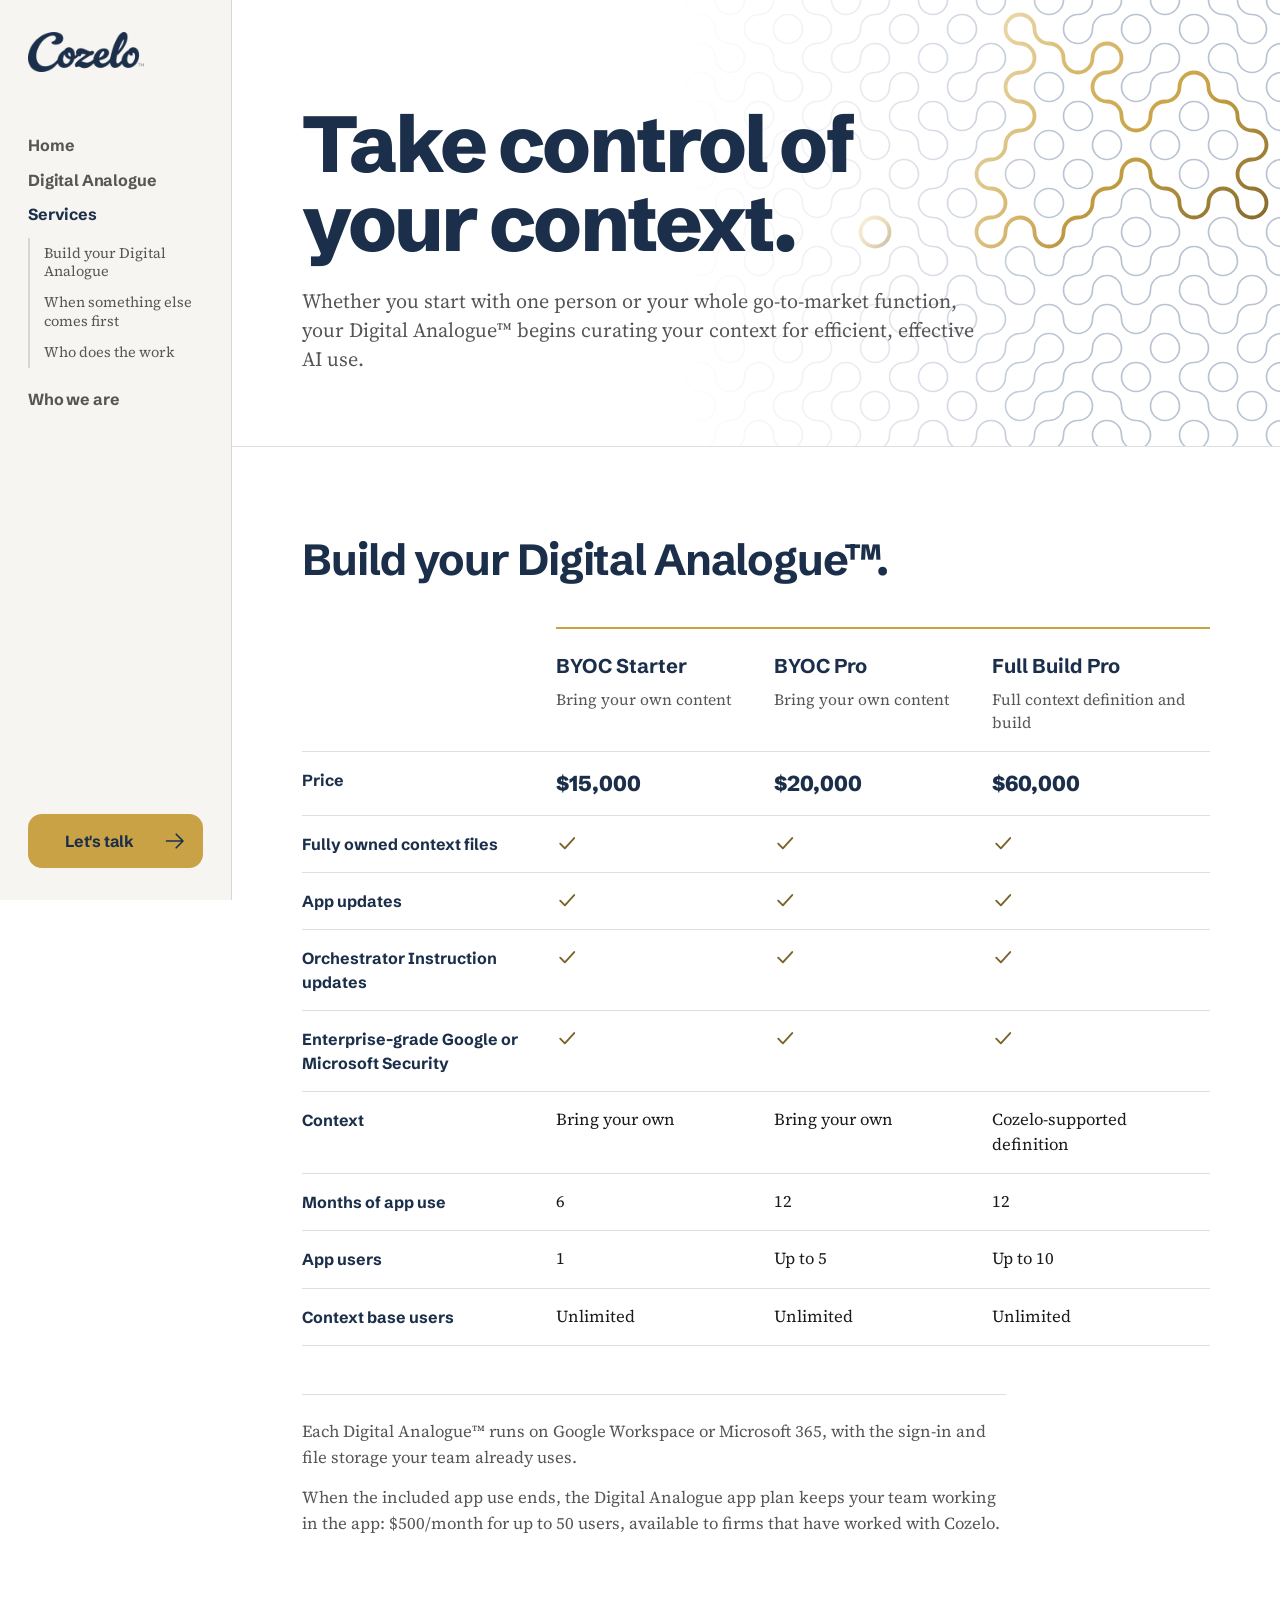
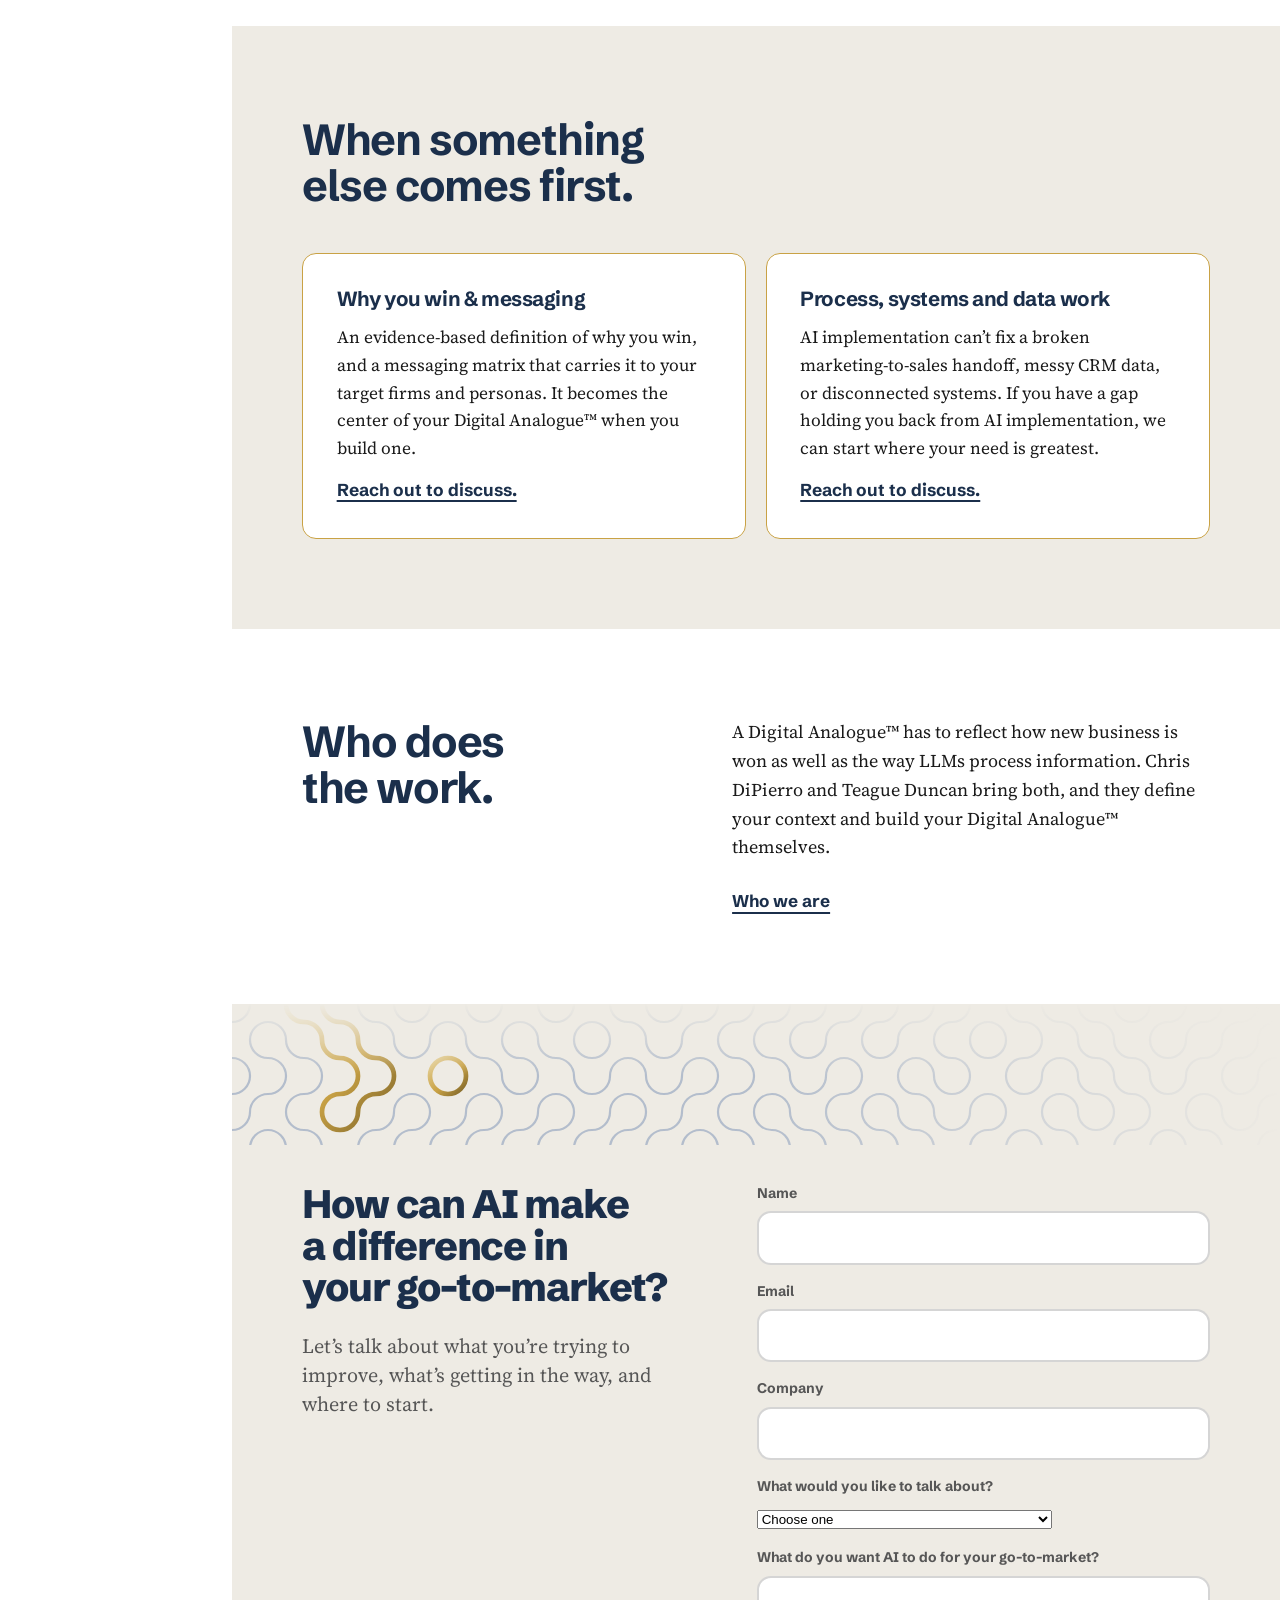
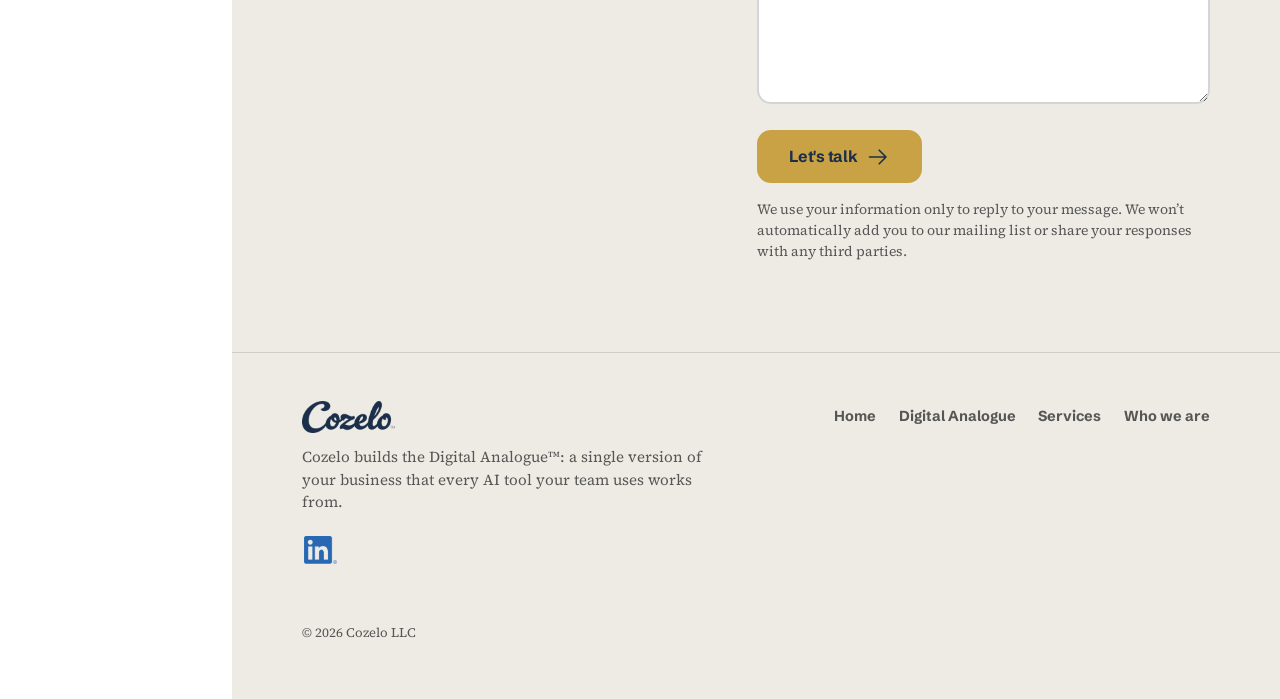
<file: services/index.html>
<!DOCTYPE html>
<html lang="en">
<head>
<!-- Google tag (gtag.js) -->
<script async src="https://www.googletagmanager.com/gtag/js?id=G-E1VWMGRN72"></script>
<script>
  window.dataLayer = window.dataLayer || [];
  function gtag(){dataLayer.push(arguments);}
  gtag('js', new Date());

  gtag('config', 'G-E1VWMGRN72');
</script>
<meta charset="utf-8">
<meta name="viewport" content="width=device-width, initial-scale=1">
<link rel="icon" type="image/png" href="/assets/logo-badge-128.png">
<link rel="canonical" href="https://cozelo.co/services/">
<meta property="og:type" content="website">
<meta property="og:site_name" content="Cozelo">
<meta property="og:title" content="Take control of your context | Cozelo">
<meta property="og:description" content="Whether you start with one person or your whole go-to-market function, your Digital Analogue&trade; begins curating your context for efficient, effective AI use.">
<meta property="og:url" content="https://cozelo.co/services/">
<meta property="og:image" content="https://cozelo.co/assets/og-card-v4.png">
<meta property="og:image:width" content="1200">
<meta property="og:image:height" content="630">
<meta name="twitter:card" content="summary_large_image">
<meta name="twitter:title" content="Take control of your context | Cozelo">
<meta name="twitter:description" content="Whether you start with one person or your whole go-to-market function, your Digital Analogue&trade; begins curating your context for efficient, effective AI use.">
<meta name="twitter:image" content="https://cozelo.co/assets/og-card-v4.png">
<meta name="theme-color" content="#ffffff">
<link rel="apple-touch-icon" href="/assets/logo-badge-128.png">
<title>Take control of your context | Cozelo</title>
<meta name="description" content="Whether you start with one person or your whole go-to-market function, your Digital Analogue&trade; begins curating your context for efficient, effective AI use.">
<link rel="preconnect" href="https://fonts.googleapis.com">
<link rel="preconnect" href="https://fonts.gstatic.com" crossorigin>
<link href="https://fonts.googleapis.com/css2?family=Schibsted+Grotesk:wght@400;700;800&family=Source+Serif+4:ital,opsz,wght@0,8..60,400;0,8..60,600;1,8..60,400&display=swap" rel="stylesheet">
<link rel="stylesheet" href="/assets/site.css?v=92d6f425">
<style>
/* ---------- Services ---------- */
.phero h1{max-width:16ch}
/* Hero: a field in the top right, fading in from behind the headline. */
.phero{position:relative; overflow:hidden}
.jx-svc{position:absolute; top:0; right:0; bottom:0; width:58%; z-index:0;
  -webkit-mask-image:linear-gradient(90deg, transparent 0, rgba(0,0,0,.3) 30%, #000 65%); mask-image:linear-gradient(90deg, transparent 0, rgba(0,0,0,.3) 30%, #000 65%)}
@media(max-width:900px){.jx-svc{display:none}}

/* Build your Digital Analogue: three tiers compared row by row. Scrolls sideways inside its box on narrow screens. */
.txt{margin:0; font-family:var(--serif); font-size:1.05rem; line-height:1.55; color:var(--on-light-soft)}
.cmp-wrap{margin-top:clamp(1.8rem,3.5vw,2.8rem); overflow-x:auto; -webkit-overflow-scrolling:touch}
.cmp{width:100%; min-width:44rem; border-collapse:collapse; table-layout:fixed}
.cmp col.cmp__label{width:28%}
.cmp th,.cmp td{padding:1rem 1.25rem 1rem 0; text-align:left; vertical-align:top; border-bottom:1px solid var(--rule-light)}
.cmp thead th{border-top:2px solid var(--gold); padding-top:1.5rem}
.cmp__tier{display:block; font-family:var(--sans); font-weight:700; font-size:1.25rem; line-height:1.25; color:var(--navy)}
.cmp__desc{display:block; margin-top:.6rem; font-family:var(--serif); font-weight:400; font-size:.98rem; line-height:1.5; color:var(--on-light-soft)}
.cmp tbody th{font-family:var(--sans); font-weight:700; font-size:1rem; color:var(--navy)}
.cmp tbody td{font-family:var(--serif); font-size:1.05rem; line-height:1.45; color:var(--on-light)}
.cmp .cmp__price td{font-family:var(--sans); font-weight:800; font-size:1.35rem; color:var(--navy)}
.cmp .yes svg{width:1.4rem; height:1.4rem; color:var(--gold-ink); display:block}
/* Narrow screens: the descriptions repeat the rows, so they hide; row labels stay put while the tiers scroll. */
@media(max-width:760px){
  .cmp{min-width:34rem}
  .cmp col.cmp__label{width:8.5rem}
  .cmp__desc{display:none}
  .cmp th,.cmp td{padding-right:.9rem}
  .cmp tbody th,.cmp thead td{position:sticky; left:0; z-index:1; background:var(--white)}
  .cmp__tier{font-size:1.05rem}
  .cmp tbody th{font-size:.9rem}
  .cmp tbody td{font-size:.95rem}
  .cmp .cmp__price td{font-size:1.1rem}
}
.after{margin-top:clamp(2.25rem,4.5vw,3rem); padding-top:1.5rem; border-top:1px solid var(--rule-light); display:grid; gap:.85rem; max-width:44rem}

/* When something else comes first: two bordered columns */
.two{display:grid; grid-template-columns:repeat(2,minmax(0,1fr)); gap:clamp(.9rem,1.6vw,1.25rem); margin-top:clamp(1.8rem,3.5vw,2.8rem)}
.opt{display:flex; flex-direction:column; gap:.85rem; min-width:0; background:var(--white); border:1.5px solid var(--gold); border-radius:14px; padding:clamp(1.4rem,2.6vw,2.2rem)}
.opt p{margin:0; font-family:var(--serif); font-size:1.08rem; line-height:1.6; color:var(--on-light)}
.opt a{font-family:var(--sans); font-weight:700; color:var(--navy); text-decoration:underline; text-decoration-thickness:1.5px; text-underline-offset:4px}
@media(max-width:760px){.two{grid-template-columns:1fr}}

/* Who does the work */
#who-does-the-work .textlink{margin-top:1.75rem}
</style></head>
<body>

<!-- Mobile navigation. Rendered <=1080px only. -->
<div class="mnav" id="mnav">
  <div class="mnav__box">
    <a class="mnav__brand" href="/" aria-label="Cozelo home">
      <img src="/assets/logo-badge-128.png" alt="" width="30" height="30">
    </a>
    <button class="mnav__burger" id="mburger" type="button" aria-label="Open menu" aria-expanded="false" aria-controls="mmenu">
      <span></span>
    </button>
  </div>
  <a class="btn btn--primary mnav__cta" href="#lets-talk">Let's talk<svg class="btn__arrow" viewBox="0 0 24 24" fill="none" stroke="currentColor" stroke-width="1.6" stroke-linecap="round" stroke-linejoin="round" aria-hidden="true" focusable="false"><path d="M3.5 12H20M13.2 5.2 20 12l-6.8 6.8"/></svg></a>
</div>
<nav class="mmenu" id="mmenu" aria-label="Primary">
  <a class="mlink" href="/">Home</a>
  <a class="mlink" href="/digital-analogue/">Digital Analogue</a>
  <a class="mlink current" href="/services/">Services</a>
  <a class="mlink" href="/who-we-are/">Who we are</a>
  <div class="mmenu__foot">
    <a class="btn btn--primary" href="#lets-talk">Let's talk<svg class="btn__arrow" viewBox="0 0 24 24" fill="none" stroke="currentColor" stroke-width="1.6" stroke-linecap="round" stroke-linejoin="round" aria-hidden="true" focusable="false"><path d="M3.5 12H20M13.2 5.2 20 12l-6.8 6.8"/></svg></a>
  </div>
</nav>

<nav class="rail" id="rail" aria-label="Primary">
  <div>
    <a class="brand" href="/">
      <img class="wordmark-img" src="/assets/logo-wordmark-navy.png" alt="Cozelo home" width="93" height="32">
    </a>
    <ul class="rail__pages">
      <li><a class="rail__pg" href="/">Home</a></li>
      <li><a class="rail__pg" href="/digital-analogue/">Digital Analogue</a></li>
      <li><a class="rail__pg current" href="/services/" aria-current="page">Services</a>
        <ul class="rail__toc">
          <li><a href="#offers">Build your Digital Analogue</a></li>
          <li><a href="#something-else">When something else comes first</a></li>
          <li><a href="#who-does-the-work">Who does the work</a></li>
        </ul>
      </li>
      <li><a class="rail__pg" href="/who-we-are/">Who we are</a></li>
    </ul>
  </div>
  <a class="btn btn--primary" href="#lets-talk">Let's talk<svg class="btn__arrow" viewBox="0 0 24 24" fill="none" stroke="currentColor" stroke-width="1.6" stroke-linecap="round" stroke-linejoin="round" aria-hidden="true" focusable="false"><path d="M3.5 12H20M13.2 5.2 20 12l-6.8 6.8"/></svg></a>
</nav>

<header class="band band--light phero" id="top">
  <div class="jx jx-svc" data-motif="junctions" data-surface="white" data-seed="53"
       data-opts='{"tile":29,"anchor":"right","shapes":[{"type":"blob","x":8,"y":6,"n":18,"seed":21},{"type":"blob","x":5,"y":4,"n":10,"seed":3},{"type":"dot","x":14,"y":8}]}'></div>
  <div class="hero__inner">
    <h1>Take control of your context.</h1>
    <p class="lede">Whether you start with one person or your whole <span class="nb">go-to-market</span> function, your Digital Analogue&trade; begins curating your context for efficient, effective AI use.</p>
  </div>
</header>


<section class="band band--light" id="offers">
  <div class="inner">
    <h2>Build your Digital Analogue&trade;.</h2>
    <div class="cmp-wrap">
      <table class="cmp">
        <colgroup><col class="cmp__label"><col><col><col></colgroup>
        <thead>
          <tr>
            <td></td>
            <th scope="col"><span class="cmp__tier">BYOC Starter</span><span class="cmp__desc">Bring your own content</span></th>
            <th scope="col"><span class="cmp__tier">BYOC Pro</span><span class="cmp__desc">Bring your own content</span></th>
            <th scope="col"><span class="cmp__tier">Full Build Pro</span><span class="cmp__desc">Full context definition and build</span></th>
          </tr>
        </thead>
        <tbody>
          <tr class="cmp__price"><th scope="row">Price</th><td>$15,000</td><td>$20,000</td><td>$60,000</td></tr>
          <tr><th scope="row">Fully owned context files</th>
          <td class="yes"><svg viewBox="0 0 24 24" fill="none" stroke="currentColor" stroke-width="2" stroke-linecap="round" stroke-linejoin="round" role="img" aria-label="Included"><path d="M4.5 12.5 9.5 17.5 19.5 6.5"/></svg></td>
          <td class="yes"><svg viewBox="0 0 24 24" fill="none" stroke="currentColor" stroke-width="2" stroke-linecap="round" stroke-linejoin="round" role="img" aria-label="Included"><path d="M4.5 12.5 9.5 17.5 19.5 6.5"/></svg></td>
          <td class="yes"><svg viewBox="0 0 24 24" fill="none" stroke="currentColor" stroke-width="2" stroke-linecap="round" stroke-linejoin="round" role="img" aria-label="Included"><path d="M4.5 12.5 9.5 17.5 19.5 6.5"/></svg></td>
          </tr>
          <tr><th scope="row">App updates</th>
          <td class="yes"><svg viewBox="0 0 24 24" fill="none" stroke="currentColor" stroke-width="2" stroke-linecap="round" stroke-linejoin="round" role="img" aria-label="Included"><path d="M4.5 12.5 9.5 17.5 19.5 6.5"/></svg></td>
          <td class="yes"><svg viewBox="0 0 24 24" fill="none" stroke="currentColor" stroke-width="2" stroke-linecap="round" stroke-linejoin="round" role="img" aria-label="Included"><path d="M4.5 12.5 9.5 17.5 19.5 6.5"/></svg></td>
          <td class="yes"><svg viewBox="0 0 24 24" fill="none" stroke="currentColor" stroke-width="2" stroke-linecap="round" stroke-linejoin="round" role="img" aria-label="Included"><path d="M4.5 12.5 9.5 17.5 19.5 6.5"/></svg></td>
          </tr>
          <tr><th scope="row">Orchestrator Instruction updates</th>
          <td class="yes"><svg viewBox="0 0 24 24" fill="none" stroke="currentColor" stroke-width="2" stroke-linecap="round" stroke-linejoin="round" role="img" aria-label="Included"><path d="M4.5 12.5 9.5 17.5 19.5 6.5"/></svg></td>
          <td class="yes"><svg viewBox="0 0 24 24" fill="none" stroke="currentColor" stroke-width="2" stroke-linecap="round" stroke-linejoin="round" role="img" aria-label="Included"><path d="M4.5 12.5 9.5 17.5 19.5 6.5"/></svg></td>
          <td class="yes"><svg viewBox="0 0 24 24" fill="none" stroke="currentColor" stroke-width="2" stroke-linecap="round" stroke-linejoin="round" role="img" aria-label="Included"><path d="M4.5 12.5 9.5 17.5 19.5 6.5"/></svg></td>
          </tr>
          <tr><th scope="row">Enterprise-grade Google or Microsoft Security</th>
          <td class="yes"><svg viewBox="0 0 24 24" fill="none" stroke="currentColor" stroke-width="2" stroke-linecap="round" stroke-linejoin="round" role="img" aria-label="Included"><path d="M4.5 12.5 9.5 17.5 19.5 6.5"/></svg></td>
          <td class="yes"><svg viewBox="0 0 24 24" fill="none" stroke="currentColor" stroke-width="2" stroke-linecap="round" stroke-linejoin="round" role="img" aria-label="Included"><path d="M4.5 12.5 9.5 17.5 19.5 6.5"/></svg></td>
          <td class="yes"><svg viewBox="0 0 24 24" fill="none" stroke="currentColor" stroke-width="2" stroke-linecap="round" stroke-linejoin="round" role="img" aria-label="Included"><path d="M4.5 12.5 9.5 17.5 19.5 6.5"/></svg></td>
          </tr>
          <tr><th scope="row">Context</th><td>Bring your own</td><td>Bring your own</td><td>Cozelo-supported definition</td></tr>
          <tr><th scope="row">Months of app use</th><td>6</td><td>12</td><td>12</td></tr>
          <tr><th scope="row">App users</th><td>1</td><td>Up to 5</td><td>Up to 10</td></tr>
          <tr><th scope="row">Context base users</th><td>Unlimited</td><td>Unlimited</td><td>Unlimited</td></tr>
        </tbody>
      </table>
    </div>
    <div class="after">
      <p class="txt">Each Digital Analogue&trade; runs on Google Workspace or Microsoft 365, with the sign-in and file storage your team already uses.</p>
      <p class="txt">When the included app use ends, the Digital Analogue app plan keeps your team working in the app: $500/month for up to 50 users, available to firms that have worked with Cozelo.</p>
    </div>
  </div>
</section>

<section class="band band--shade" id="something-else">
  <div class="inner">
    <h2>When something else comes first.</h2>
    <div class="two">
      <article class="opt" id="why-you-win">
        <h3>Why you win &amp; messaging</h3>
        <p>An evidence-based definition of why you win, and a messaging matrix that carries it to your target firms and personas. It becomes the center of your Digital Analogue&trade; when you build one.</p>
        <p><a href="#lets-talk" data-topic="Why you win &amp; messaging">Reach out to discuss.</a></p>
      </article>
      <article class="opt" id="process-systems-data">
        <h3>Process, systems and data work</h3>
        <p>AI implementation can&rsquo;t fix a broken marketing-to-sales handoff, messy CRM data, or disconnected systems. If you have a gap holding you back from AI implementation, we can start where your need is greatest.</p>
        <p><a href="#lets-talk" data-topic="Go-to-market process, systems and data work">Reach out to discuss.</a></p>
      </article>
    </div>
  </div>
</section>

<section class="band band--light" id="who-does-the-work">
  <div class="inner lay-split">
    <div>
      <h2>Who does the work.</h2>
    </div>
    <div>
      <div class="prose">
        <p>A Digital Analogue&trade; has to reflect how new business is won as well as the way LLMs process information. Chris DiPierro and Teague Duncan bring both, and they define your context and build your Digital Analogue&trade; themselves.</p>
      </div>
      <a class="textlink" href="/who-we-are/">Who we are</a>
    </div>
  </div>
</section>

<section class="band band--shade" id="lets-talk">
  <div class="jx jx-close" data-motif="junctions" data-surface="shade" data-seed="41"
       data-opts='{"tile":36,"anchorY":"bottom","shapes":[{"type":"chain","points":[[3,5],[3,1]]},{"type":"dot","x":6,"y":2}]}'
       data-opts-narrow='{"tile":30}'></div>
  <div class="inner close-wrap">
    <div>
      <h2 class="close__h">How can AI make a difference in your <span class="nb">go-to-market</span>?</h2>
      <p class="lede close__lede">Let&rsquo;s talk about what you&rsquo;re trying to improve, what&rsquo;s getting in the way, and where to start.</p>
    </div>
    <form class="cform" name="contact" method="POST" action="/thanks/"
          data-netlify="true" netlify-honeypot="bot-field">
      <input type="hidden" name="form-name" value="contact">
      <p class="cform__hp"><label>Leave this empty <input name="bot-field"></label></p>
      <div class="cform__grid">
        <div>
          <label for="f-name">Name</label>
          <input id="f-name" name="name" type="text" autocomplete="name" required>
        </div>
        <div>
          <label for="f-email">Email</label>
          <input id="f-email" name="email" type="email" autocomplete="email" required>
        </div>
        <div class="full">
          <label for="f-company">Company</label>
          <input id="f-company" name="company" type="text" autocomplete="organization">
        </div>
        <div class="full">
          <label for="f-topic">What would you like to talk about?</label>
          <select id="f-topic" name="topic" required>
            <option value="" selected disabled>Choose one</option>
            <option value="A go-to-market Digital Analogue">A <span class="nb">go-to-market</span> Digital Analogue&trade;</option>
            <option value="Why you win &amp; messaging">Why you win &amp; messaging</option>
            <option value="Go-to-market process, systems and data work">Go-to-market process, systems and data work</option>
            <option value="Not sure">Not sure</option>
          </select>
        </div>
        <div class="full">
          <label for="f-msg">What do you want AI to do for your go-to-market?</label>
          <textarea id="f-msg" name="message" required></textarea>
        </div>
      </div>
      <button class="btn btn--primary" type="submit">Let's talk<svg class="btn__arrow" viewBox="0 0 24 24" fill="none" stroke="currentColor" stroke-width="1.6" stroke-linecap="round" stroke-linejoin="round" aria-hidden="true" focusable="false"><path d="M3.5 12H20M13.2 5.2 20 12l-6.8 6.8"/></svg></button>
      <p class="cform__note">We use your information only to reply to your message. We won&rsquo;t automatically add you to our mailing list or share your responses with any third parties.</p>
    </form>
  </div>
</section>


<footer class="footer">
  <div class="footer__in">
    <div>
      <a class="brand" href="/">
        <img class="wordmark-img" src="/assets/logo-wordmark-navy.png" alt="Cozelo home" width="93" height="32">
      </a>
      <small>Cozelo builds the Digital Analogue&trade;: a single version of your business that every AI tool your team uses works from.</small>
      <p class="footer__social"><a href="https://www.linkedin.com/company/cozelo-co/home/" target="_blank" rel="noopener" aria-label="Cozelo on LinkedIn"><img src="/assets/linkedin-in-blue.png" alt="LinkedIn" width="33" height="28" loading="lazy"></a></p>
    </div>
    <ul>
      <li><a href="/">Home</a></li>
      <li><a href="/digital-analogue/">Digital Analogue</a></li>
      <li><a href="/services/">Services</a></li>
      <li><a href="/who-we-are/">Who we are</a></li>
    </ul>
    <p class="footer__legal">&copy; 2026 Cozelo LLC</p>
  </div>
</footer>

<script src="/assets/site.js?v=65676140"></script>
<script src="/assets/motif.js?v=016f9eb2"></script>
</body>
</html>
</file>
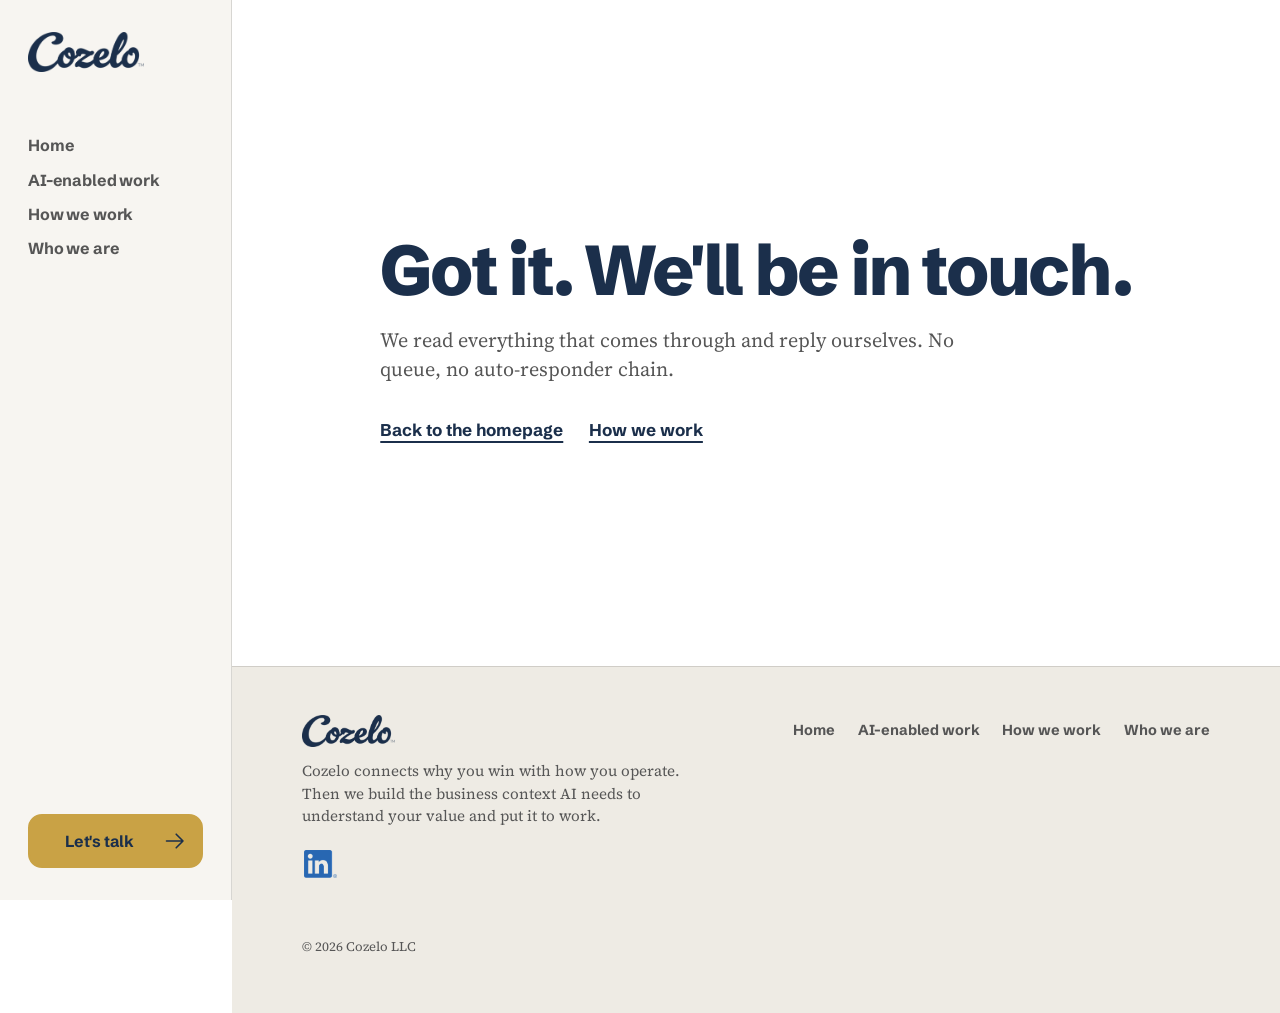
<file: thanks/index.html>
<!DOCTYPE html>
<html lang="en">
<head>
<!-- Google tag (gtag.js) -->
<script async src="https://www.googletagmanager.com/gtag/js?id=G-E1VWMGRN72"></script>
<script>
  window.dataLayer = window.dataLayer || [];
  function gtag(){dataLayer.push(arguments);}
  gtag('js', new Date());

  gtag('config', 'G-E1VWMGRN72');
</script>
<meta charset="utf-8">
<meta name="viewport" content="width=device-width, initial-scale=1">
<link rel="icon" type="image/png" href="/assets/logo-badge-128.png">
<meta name="robots" content="noindex, follow">
<title>Thank you | Cozelo</title>
<meta name="description" content="We received your message and will be in touch.">
<link rel="preconnect" href="https://fonts.googleapis.com">
<link rel="preconnect" href="https://fonts.gstatic.com" crossorigin>
<!-- Working weights only. Audited against the page: Schibsted 400/700/800 and
     Source Serif 400/600 are the only ones that render. Italic dropped until used. -->
<link href="https://fonts.googleapis.com/css2?family=Schibsted+Grotesk:wght@400;700;800&family=Source+Serif+4:opsz,wght@8..60,400;8..60,600&display=swap" rel="stylesheet">
<link rel="stylesheet" href="/assets/site.css?v=3c84e940">
<style>

.nf{min-height:74vh; display:flex; flex-direction:column; justify-content:center}
.nf h1{font-size:clamp(2.6rem,6vw,4.4rem); font-weight:800; letter-spacing:-.032em; line-height:1.02; margin:.7rem 0 1.2rem}
.nf ul{list-style:none; margin:2rem 0 0; padding:0; display:flex; flex-wrap:wrap; gap:1.6rem}
.nf ul a{color:var(--navy); font-family:var(--sans); font-size:1.0625rem; font-weight:700;
  text-decoration:underline; text-decoration-thickness:1.5px; text-underline-offset:5px}
</style></style>
</head>
<body>


<!-- Mobile navigation. Rendered <=1080px only. -->
<div class="mnav" id="mnav">
  <div class="mnav__box">
    <a class="mnav__brand" href="/" aria-label="Cozelo — home">
      <img src="/assets/logo-badge-128.png" alt="" width="30" height="30">
    </a>
    <button class="mnav__burger" id="mburger" type="button" aria-label="Open menu" aria-expanded="false" aria-controls="mmenu">
      <span></span>
    </button>
  </div>
  <a class="btn btn--primary mnav__cta" href="/#lets-talk">Let's talk<svg class="btn__arrow" viewBox="0 0 24 24" fill="none" stroke="currentColor" stroke-width="1.6" stroke-linecap="round" stroke-linejoin="round" aria-hidden="true" focusable="false"><path d="M3.5 12H20M13.2 5.2 20 12l-6.8 6.8"/></svg></a>
</div>
<nav class="mmenu" id="mmenu" aria-label="Primary">
  <a class="mlink current" href="/">Home</a>
  <a class="mlink" href="/ai-enabled-work/">AI-enabled work</a>
  <a class="mlink" href="/how-we-work/">How we work</a>
  <a class="mlink" href="/who-we-are/">Who we are</a>
  <div class="mmenu__foot">
    <a class="btn btn--primary" href="/#lets-talk">Let's talk<svg class="btn__arrow" viewBox="0 0 24 24" fill="none" stroke="currentColor" stroke-width="1.6" stroke-linecap="round" stroke-linejoin="round" aria-hidden="true" focusable="false"><path d="M3.5 12H20M13.2 5.2 20 12l-6.8 6.8"/></svg></a>
  </div>
</nav>

<nav class="rail" id="rail" aria-label="Primary">
  <div>
    <a class="brand" href="/">
      <img class="wordmark-img" src="/assets/logo-wordmark-navy.png" alt="Cozelo — home" width="93" height="32">
    </a>
    <ul class="rail__pages">
      <li><a class="rail__pg" href="/">Home</a></li>
      <li><a class="rail__pg" href="/ai-enabled-work/">AI-enabled work</a></li>
      <li><a class="rail__pg" href="/how-we-work/">How we work</a></li>
      <li><a class="rail__pg" href="/who-we-are/">Who we are</a></li>
    </ul>
  </div>
  <a class="btn btn--primary" href="/#lets-talk">Let's talk<svg class="btn__arrow" viewBox="0 0 24 24" fill="none" stroke="currentColor" stroke-width="1.6" stroke-linecap="round" stroke-linejoin="round" aria-hidden="true" focusable="false"><path d="M3.5 12H20M13.2 5.2 20 12l-6.8 6.8"/></svg></a>
</nav>



<header class="band band--light nf">
  <div class="inner">
    <h1>Got it. We'll be in touch.</h1>
    <p class="lede">We read everything that comes through and reply ourselves. No queue, no auto-responder chain.</p>
    <ul>
      <li><a href="/">Back to the homepage</a></li>
      <li><a href="/how-we-work/">How we work</a></li>
    </ul>
  </div>
</header>

<footer class="footer">
  <div class="footer__in">
    <div>
      <a class="brand" href="/">
        <img class="wordmark-img" src="/assets/logo-wordmark-navy.png" alt="Cozelo — home" width="93" height="32">
      </a>
      <small>Cozelo connects why you win with how you operate. Then we build the business context AI needs to understand your value and put it to work.</small>
      <p class="footer__social"><a href="https://www.linkedin.com/company/cozelo-co/home/" target="_blank" rel="noopener" aria-label="Cozelo on LinkedIn"><img src="/assets/linkedin-in-blue.png" alt="LinkedIn" width="33" height="28" loading="lazy"></a></p>
    </div>
    <ul>
      <li><a href="/">Home</a></li>
      <li><a href="/ai-enabled-work/">AI-enabled work</a></li>
      <li><a href="/how-we-work/">How we work</a></li>
      <li><a href="/who-we-are/">Who we are</a></li>
    </ul>
    <p class="footer__legal">&copy; 2026 Cozelo LLC</p>
  </div>
</footer>

<script src="/assets/site.js?v=21677f43"></script>
</body>
</html>
</file>
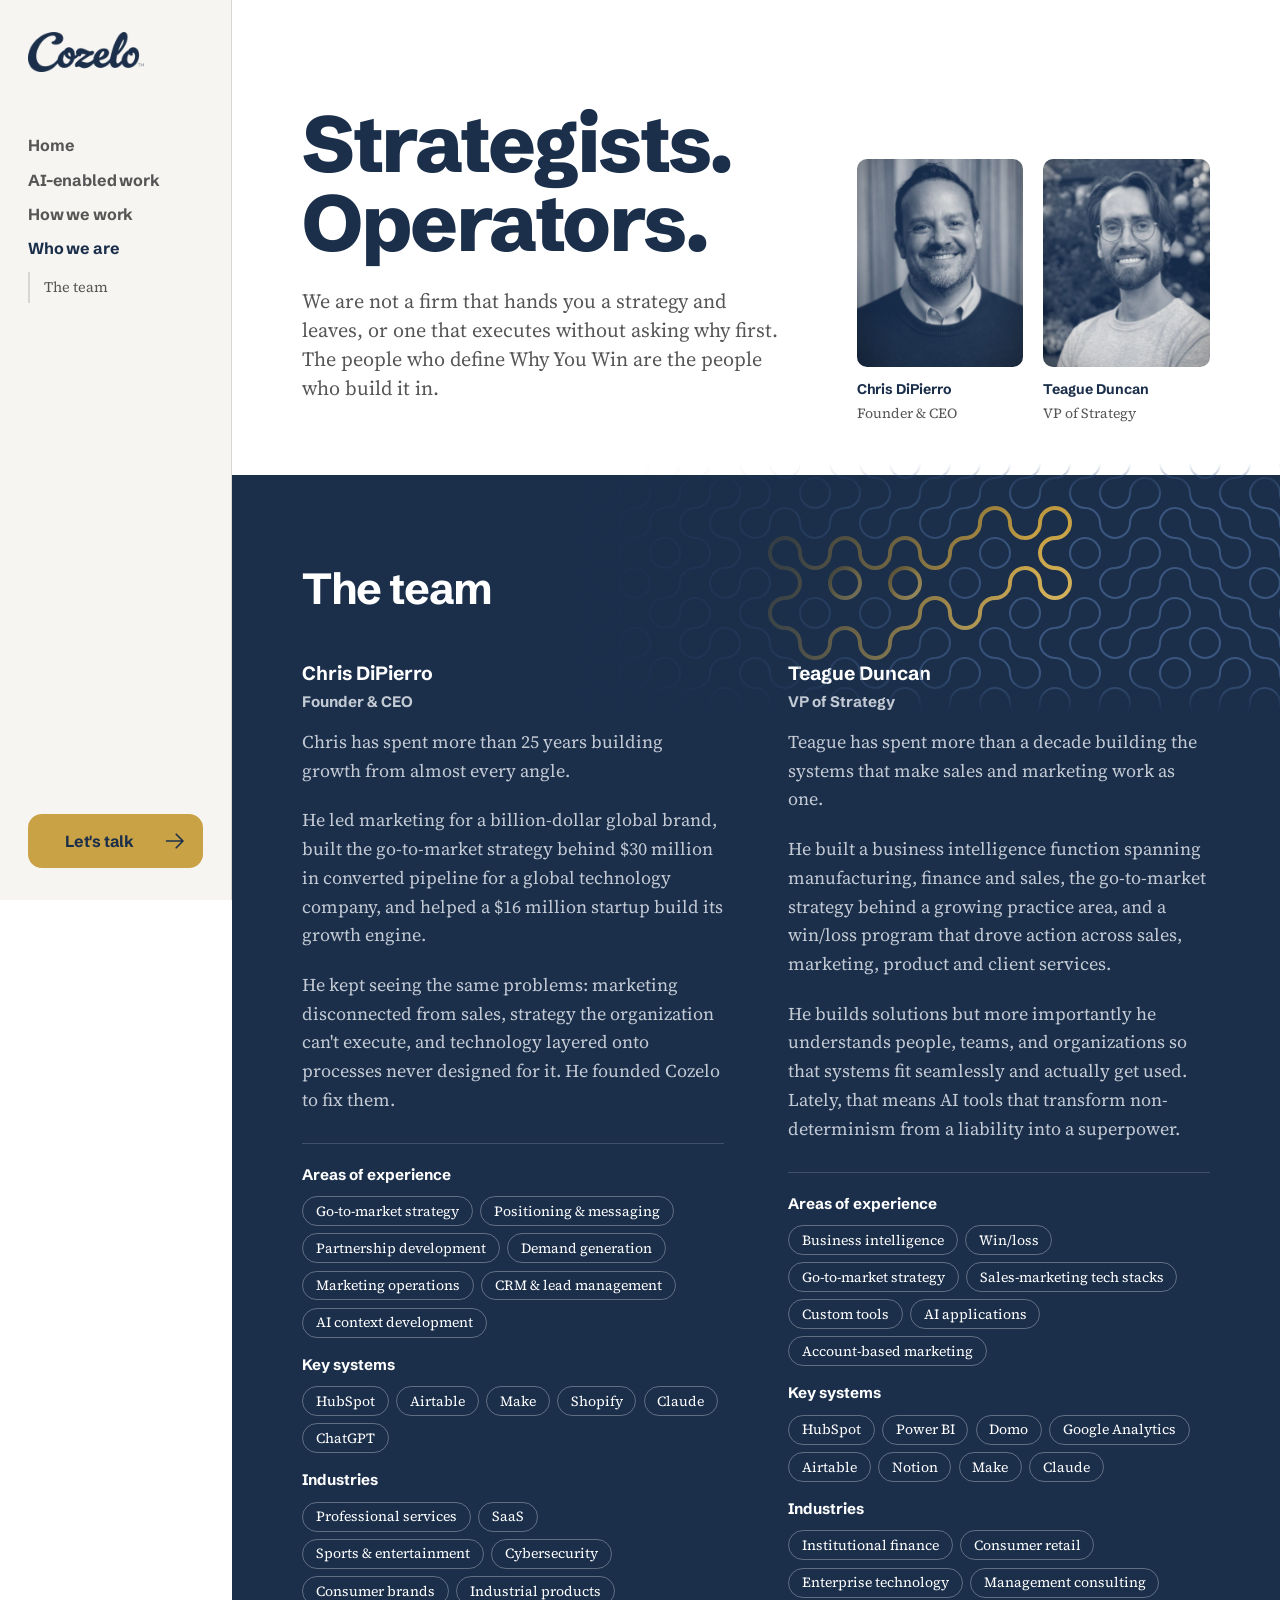
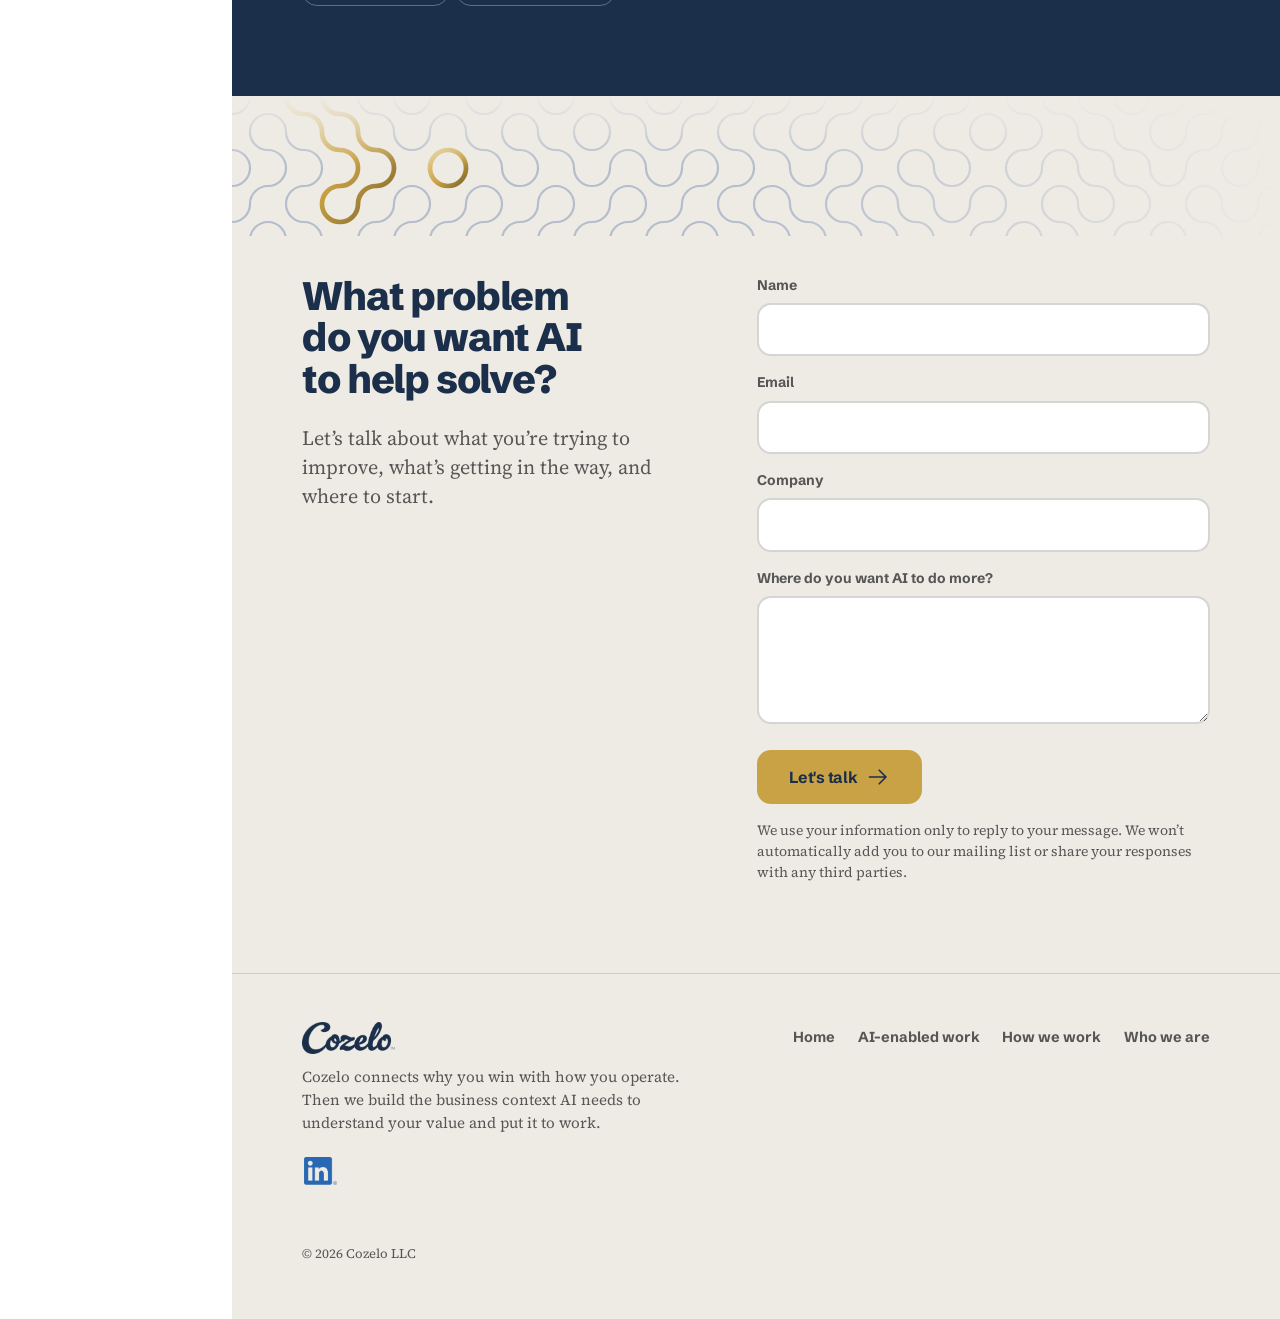
<file: who-we-are/index.html>
<!DOCTYPE html>
<html lang="en">
<head>
<!-- Google tag (gtag.js) -->
<script async src="https://www.googletagmanager.com/gtag/js?id=G-E1VWMGRN72"></script>
<script>
  window.dataLayer = window.dataLayer || [];
  function gtag(){dataLayer.push(arguments);}
  gtag('js', new Date());

  gtag('config', 'G-E1VWMGRN72');
</script>
<meta charset="utf-8">
<meta name="viewport" content="width=device-width, initial-scale=1">
<link rel="icon" type="image/png" href="/assets/logo-badge-128.png">
<link rel="canonical" href="https://cozelo.co/who-we-are/">
<meta property="og:type" content="website">
<meta property="og:site_name" content="Cozelo">
<meta property="og:title" content="Who we are | Cozelo">
<meta property="og:description" content="Chris DiPierro and Teague Duncan: the people who define Why You Win are the people who build it in.">
<meta property="og:url" content="https://cozelo.co/who-we-are/">
<meta property="og:image" content="https://cozelo.co/assets/og-card-v4.png">
<meta property="og:image:width" content="1200">
<meta property="og:image:height" content="630">
<meta name="twitter:card" content="summary_large_image">
<meta name="twitter:title" content="Who we are | Cozelo">
<meta name="twitter:description" content="Chris DiPierro and Teague Duncan: the people who define Why You Win are the people who build it in.">
<meta name="twitter:image" content="https://cozelo.co/assets/og-card-v4.png">
<meta name="theme-color" content="#ffffff">
<link rel="apple-touch-icon" href="/assets/logo-badge-128.png">
<title>Who we are | Cozelo</title>
<meta name="description" content="Chris DiPierro and Teague Duncan: the people who define Why You Win are the people who build it in.">
<link rel="preconnect" href="https://fonts.googleapis.com">
<link rel="preconnect" href="https://fonts.gstatic.com" crossorigin>
<link href="https://fonts.googleapis.com/css2?family=Schibsted+Grotesk:wght@400;700;800&family=Source+Serif+4:ital,opsz,wght@0,8..60,400;0,8..60,600;1,8..60,400&display=swap" rel="stylesheet">
<link rel="stylesheet" href="/assets/site.css?v=3c84e940">
<style>
.bio__portrait{aspect-ratio:4/5; width:100%; height:auto; display:block;
  object-fit:cover; border-radius:10px; background:var(--bone)}
.bio__name{font-family:var(--sans); font-weight:700; font-size:1.2rem; margin:0}
/* Hero figure: the two partners. */
.fig-people{display:grid; grid-template-columns:1fr 1fr; gap:1.25rem}
.fig-people figure{margin:0}
.fig-people figcaption{display:flex; flex-direction:column; gap:.15rem; margin-top:.75rem}
@media(prefers-reduced-motion:no-preference){
  .fig-people figure{animation:hfig-rise .7s var(--ease) .2s both}
  .fig-people figure + figure{animation-delay:.35s}
}

/* Concise bios: short paragraphs, then experience lists. */
.bio .prose p{margin-top:.9rem}
.xp{margin:1.75rem 0 0; padding-top:1.25rem; border-top:1px solid var(--rule-dark)}
.xp dt{font-family:var(--sans); font-weight:700; font-size:.95rem; color:var(--on-dark); margin-top:1rem}
.xp dt:first-child{margin-top:0}
.xp dd{margin:.6rem 0 0}
.pills{list-style:none; margin:0; padding:0; display:flex; flex-wrap:wrap; gap:.45rem}
.pills li{font-family:var(--serif); font-size:.875rem; line-height:1.2; color:var(--on-dark);
  border:1px solid rgba(255,255,255,.3); border-radius:999px; padding:.35rem .8rem}

/* The team: two gold circles, one for each of us, inside one gold outline. */
#team .head{position:relative}
#team .head h2{position:relative; z-index:1}
.jx-team{position:absolute; z-index:0; top:50%; height:250px; transform:translateY(-50%); left:30%; right:calc(-1 * var(--gutter));
  -webkit-mask-image:linear-gradient(90deg, transparent 0, rgba(0,0,0,.25) 30%, #000 65%), linear-gradient(180deg, transparent 0, #000 16%, #000 84%, transparent);
  -webkit-mask-composite:source-in;
  mask-image:linear-gradient(90deg, transparent 0, rgba(0,0,0,.25) 30%, #000 65%), linear-gradient(180deg, transparent 0, #000 16%, #000 84%, transparent);
  mask-composite:intersect}
/* Narrow screens: beside the short heading, the smaller shape running off the edge. */
@media(max-width:900px){
  .jx-team{left:auto; width:62%; height:144px;
    -webkit-mask-image:linear-gradient(90deg, transparent 0, rgba(0,0,0,.4) 25%, #000 50%), linear-gradient(180deg, transparent 0, #000 22%, #000 78%, transparent);
    mask-image:linear-gradient(90deg, transparent 0, rgba(0,0,0,.4) 25%, #000 50%), linear-gradient(180deg, transparent 0, #000 22%, #000 78%, transparent)}
}
</style>
</head>
<body>

<!-- Mobile navigation. Rendered <=1080px only. -->
<div class="mnav" id="mnav">
  <div class="mnav__box">
    <a class="mnav__brand" href="/" aria-label="Cozelo — home">
      <img src="/assets/logo-badge-128.png" alt="" width="30" height="30">
    </a>
    <button class="mnav__burger" id="mburger" type="button" aria-label="Open menu" aria-expanded="false" aria-controls="mmenu">
      <span></span>
    </button>
  </div>
  <a class="btn btn--primary mnav__cta" href="#lets-talk">Let's talk<svg class="btn__arrow" viewBox="0 0 24 24" fill="none" stroke="currentColor" stroke-width="1.6" stroke-linecap="round" stroke-linejoin="round" aria-hidden="true" focusable="false"><path d="M3.5 12H20M13.2 5.2 20 12l-6.8 6.8"/></svg></a>
</div>
<nav class="mmenu" id="mmenu" aria-label="Primary">
  <a class="mlink" href="/">Home</a>
  <a class="mlink" href="/ai-enabled-work/">AI-enabled work</a>
  <a class="mlink" href="/how-we-work/">How we work</a>
  <a class="mlink current" href="/who-we-are/">Who we are</a>
  <div class="mmenu__foot">
    <a class="btn btn--primary" href="#lets-talk">Let's talk<svg class="btn__arrow" viewBox="0 0 24 24" fill="none" stroke="currentColor" stroke-width="1.6" stroke-linecap="round" stroke-linejoin="round" aria-hidden="true" focusable="false"><path d="M3.5 12H20M13.2 5.2 20 12l-6.8 6.8"/></svg></a>
  </div>
</nav>

<nav class="rail" id="rail" aria-label="Primary">
  <div>
    <a class="brand" href="/">
      <img class="wordmark-img" src="/assets/logo-wordmark-navy.png" alt="Cozelo — home" width="93" height="32">
    </a>
    <ul class="rail__pages">
      <li><a class="rail__pg" href="/">Home</a></li>
      <li><a class="rail__pg" href="/ai-enabled-work/">AI-enabled work</a></li>
      <li><a class="rail__pg" href="/how-we-work/">How we work</a></li>
      <li><a class="rail__pg current" href="/who-we-are/" aria-current="page">Who we are</a>
        <ul class="rail__toc">
          <li><a href="#team">The team</a></li>
        </ul>
      </li>
    </ul>
  </div>
  <a class="btn btn--primary" href="#lets-talk">Let's talk<svg class="btn__arrow" viewBox="0 0 24 24" fill="none" stroke="currentColor" stroke-width="1.6" stroke-linecap="round" stroke-linejoin="round" aria-hidden="true" focusable="false"><path d="M3.5 12H20M13.2 5.2 20 12l-6.8 6.8"/></svg></a>
</nav>

<header class="band band--light phero phero--fig" id="top">
  <div class="hero__inner">
    <div class="hero__text">
      <h1>Strategists. Operators.</h1>
      <p class="lede">We are not a firm that hands you a strategy and leaves, or one that executes without asking why first. The people who define Why You Win are the people who build it in.</p>
    </div>
    <div class="hfig fig-people">
      <figure>
        <img class="bio__portrait" src="/assets/chris.jpg" alt="Chris DiPierro" width="672" height="840" decoding="async" fetchpriority="high">
        <figcaption><span class="hfig__label">Chris DiPierro</span><span class="hfig__soft">Founder &amp; CEO</span></figcaption>
      </figure>
      <figure>
        <img class="bio__portrait" src="/assets/teague.jpg" alt="Teague Duncan" width="672" height="840" decoding="async" fetchpriority="high">
        <figcaption><span class="hfig__label">Teague Duncan</span><span class="hfig__soft">VP of Strategy</span></figcaption>
      </figure>
    </div>
  </div>
</header>

<section class="band band--dark" id="team">
  <div class="inner lay-stack">
    <div class="head">
      <h2>The team</h2>
      <div class="jx jx-team" data-motif="junctions" data-surface="navy" data-seed="29"
           data-opts='{"tile":30,"anchor":"right","thin":0.07,"shapes":[{"type":"rect","x":11,"y":3,"w":6,"h":2,"holes":2},{"type":"rect","x":9,"y":2,"w":2,"h":2},{"type":"rect","x":14,"y":4,"w":2,"h":2}]}'
           data-opts-narrow='{"tile":18,"shapes":[{"type":"rect","x":3,"y":3,"w":6,"h":2,"holes":2},{"type":"rect","x":1,"y":2,"w":2,"h":2},{"type":"rect","x":6,"y":4,"w":2,"h":2}]}'></div>
    </div>
    <div class="bios">
      <div class="bio">
        <p class="bio__name">Chris DiPierro</p>
        <p class="bio__role">Founder &amp; CEO</p>
        <div class="prose">
          <p>Chris has spent more than 25 years building growth from almost every angle.</p>
          <p>He led marketing for a billion-dollar global brand, built the go-to-market strategy behind $30 million in converted pipeline for a global technology company, and helped a $16 million startup build its growth engine.</p>
          <p>He kept seeing the same problems: marketing disconnected from sales, strategy the organization can't execute, and technology layered onto processes never designed for it. He founded Cozelo to fix them.</p>
        </div>
        <dl class="xp">
          <dt>Areas of experience</dt>
          <dd><ul class="pills"><li>Go-to-market strategy</li><li>Positioning &amp; messaging</li><li>Partnership development</li><li>Demand generation</li><li>Marketing operations</li><li>CRM &amp; lead management</li><li>AI context development</li></ul></dd>
          <dt>Key systems</dt>
          <dd><ul class="pills"><li>HubSpot</li><li>Airtable</li><li>Make</li><li>Shopify</li><li>Claude</li><li>ChatGPT</li></ul></dd>
          <dt>Industries</dt>
          <dd><ul class="pills"><li>Professional services</li><li>SaaS</li><li>Sports &amp; entertainment</li><li>Cybersecurity</li><li>Consumer brands</li><li>Industrial products</li></ul></dd>
        </dl>
      </div>
      <div class="bio">
        <p class="bio__name">Teague Duncan</p>
        <p class="bio__role">VP of Strategy</p>
        <div class="prose">
          <p>Teague has spent more than a decade building the systems that make sales and marketing work as one.</p>
          <p>He built a business intelligence function spanning manufacturing, finance and sales, the go-to-market strategy behind a growing practice area, and a win/loss program that drove action across sales, marketing, product and client services.</p>
          <p>He builds solutions but more importantly he understands people, teams, and organizations so that systems fit seamlessly and actually get used. Lately, that means AI tools that transform non-determinism from a liability into a superpower.</p>
        </div>
        <dl class="xp">
          <dt>Areas of experience</dt>
          <dd><ul class="pills"><li>Business intelligence</li><li>Win/loss</li><li>Go-to-market strategy</li><li>Sales-marketing tech stacks</li><li>Custom tools</li><li>AI applications</li><li>Account-based marketing</li></ul></dd>
          <dt>Key systems</dt>
          <dd><ul class="pills"><li>HubSpot</li><li>Power BI</li><li>Domo</li><li>Google Analytics</li><li>Airtable</li><li>Notion</li><li>Make</li><li>Claude</li></ul></dd>
          <dt>Industries</dt>
          <dd><ul class="pills"><li>Institutional finance</li><li>Consumer retail</li><li>Enterprise technology</li><li>Management consulting</li></ul></dd>
        </dl>
      </div>
    </div>
  </div>
</section>

<section class="band band--shade" id="lets-talk">
  <div class="jx jx-close" data-motif="junctions" data-surface="shade" data-seed="41"
       data-opts='{"tile":36,"anchorY":"bottom","shapes":[{"type":"chain","points":[[3,5],[3,1]]},{"type":"dot","x":6,"y":2}]}'
       data-opts-narrow='{"tile":30}'></div>
  <div class="inner close-wrap">
    <div>
      <h2 class="close__h">What problem do you want AI to help solve?</h2>
      <p class="lede close__lede">Let&rsquo;s talk about what you&rsquo;re trying to improve, what&rsquo;s getting in the way, and where to start.</p>
    </div>
    <form class="cform" name="contact" method="POST" action="/thanks/"
          data-netlify="true" netlify-honeypot="bot-field">
      <input type="hidden" name="form-name" value="contact">
      <p class="cform__hp"><label>Leave this empty <input name="bot-field"></label></p>
      <div class="cform__grid">
        <div>
          <label for="f-name">Name</label>
          <input id="f-name" name="name" type="text" autocomplete="name" required>
        </div>
        <div>
          <label for="f-email">Email</label>
          <input id="f-email" name="email" type="email" autocomplete="email" required>
        </div>
        <div class="full">
          <label for="f-company">Company</label>
          <input id="f-company" name="company" type="text" autocomplete="organization">
        </div>
        <div class="full">
          <label for="f-msg">Where do you want AI to do more?</label>
          <textarea id="f-msg" name="message" required></textarea>
        </div>
      </div>
      <button class="btn btn--primary" type="submit">Let's talk<svg class="btn__arrow" viewBox="0 0 24 24" fill="none" stroke="currentColor" stroke-width="1.6" stroke-linecap="round" stroke-linejoin="round" aria-hidden="true" focusable="false"><path d="M3.5 12H20M13.2 5.2 20 12l-6.8 6.8"/></svg></button>
      <p class="cform__note">We use your information only to reply to your message. We won&rsquo;t automatically add you to our mailing list or share your responses with any third parties.</p>
    </form>
  </div>
</section>


<footer class="footer">
  <div class="footer__in">
    <div>
      <a class="brand" href="/">
        <img class="wordmark-img" src="/assets/logo-wordmark-navy.png" alt="Cozelo — home" width="93" height="32">
      </a>
      <small>Cozelo connects why you win with how you operate. Then we build the business context AI needs to understand your value and put it to work.</small>
      <p class="footer__social"><a href="https://www.linkedin.com/company/cozelo-co/home/" target="_blank" rel="noopener" aria-label="Cozelo on LinkedIn"><img src="/assets/linkedin-in-blue.png" alt="LinkedIn" width="33" height="28" loading="lazy"></a></p>
    </div>
    <ul>
      <li><a href="/">Home</a></li>
      <li><a href="/ai-enabled-work/">AI-enabled work</a></li>
      <li><a href="/how-we-work/">How we work</a></li>
      <li><a href="/who-we-are/">Who we are</a></li>
    </ul>
    <p class="footer__legal">&copy; 2026 Cozelo LLC</p>
  </div>
</footer>

<script src="/assets/site.js?v=21677f43"></script>
<script src="/assets/motif.js?v=cc46da7a"></script>
</body>
</html>
</file>
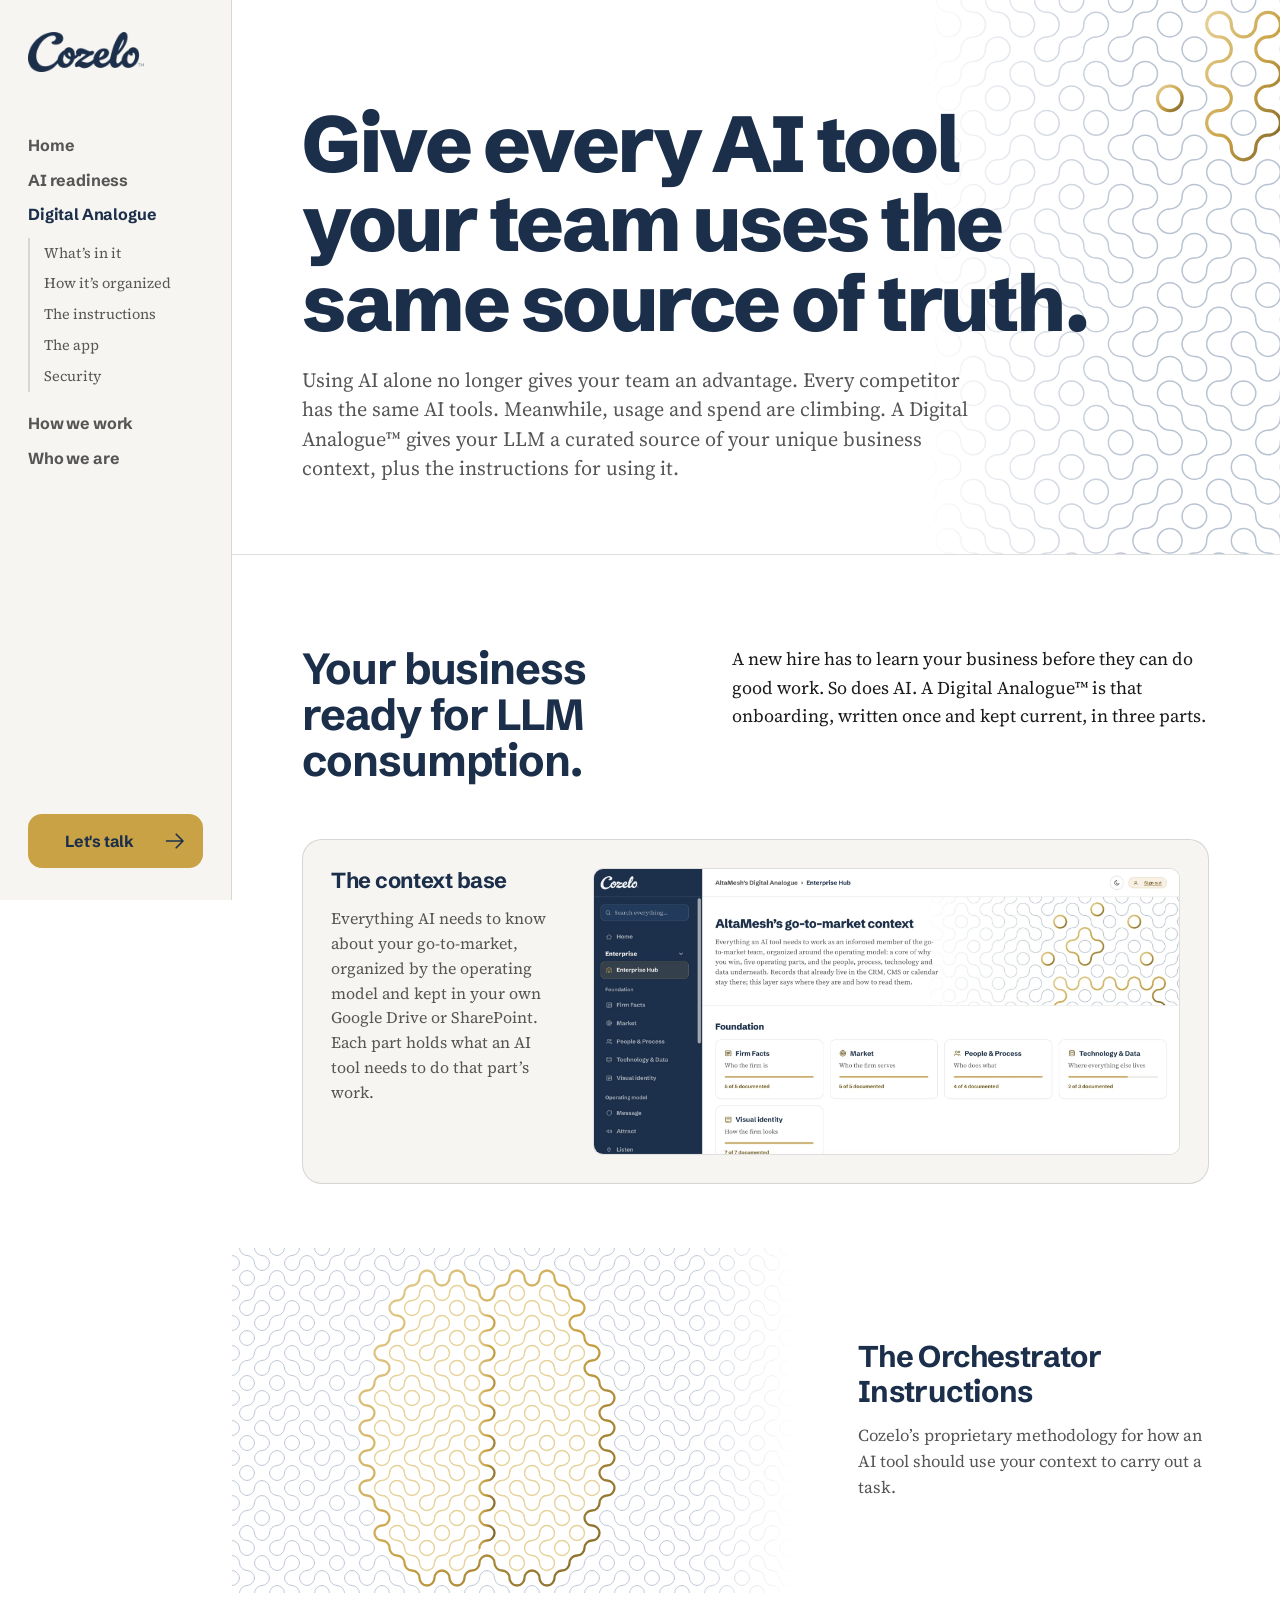
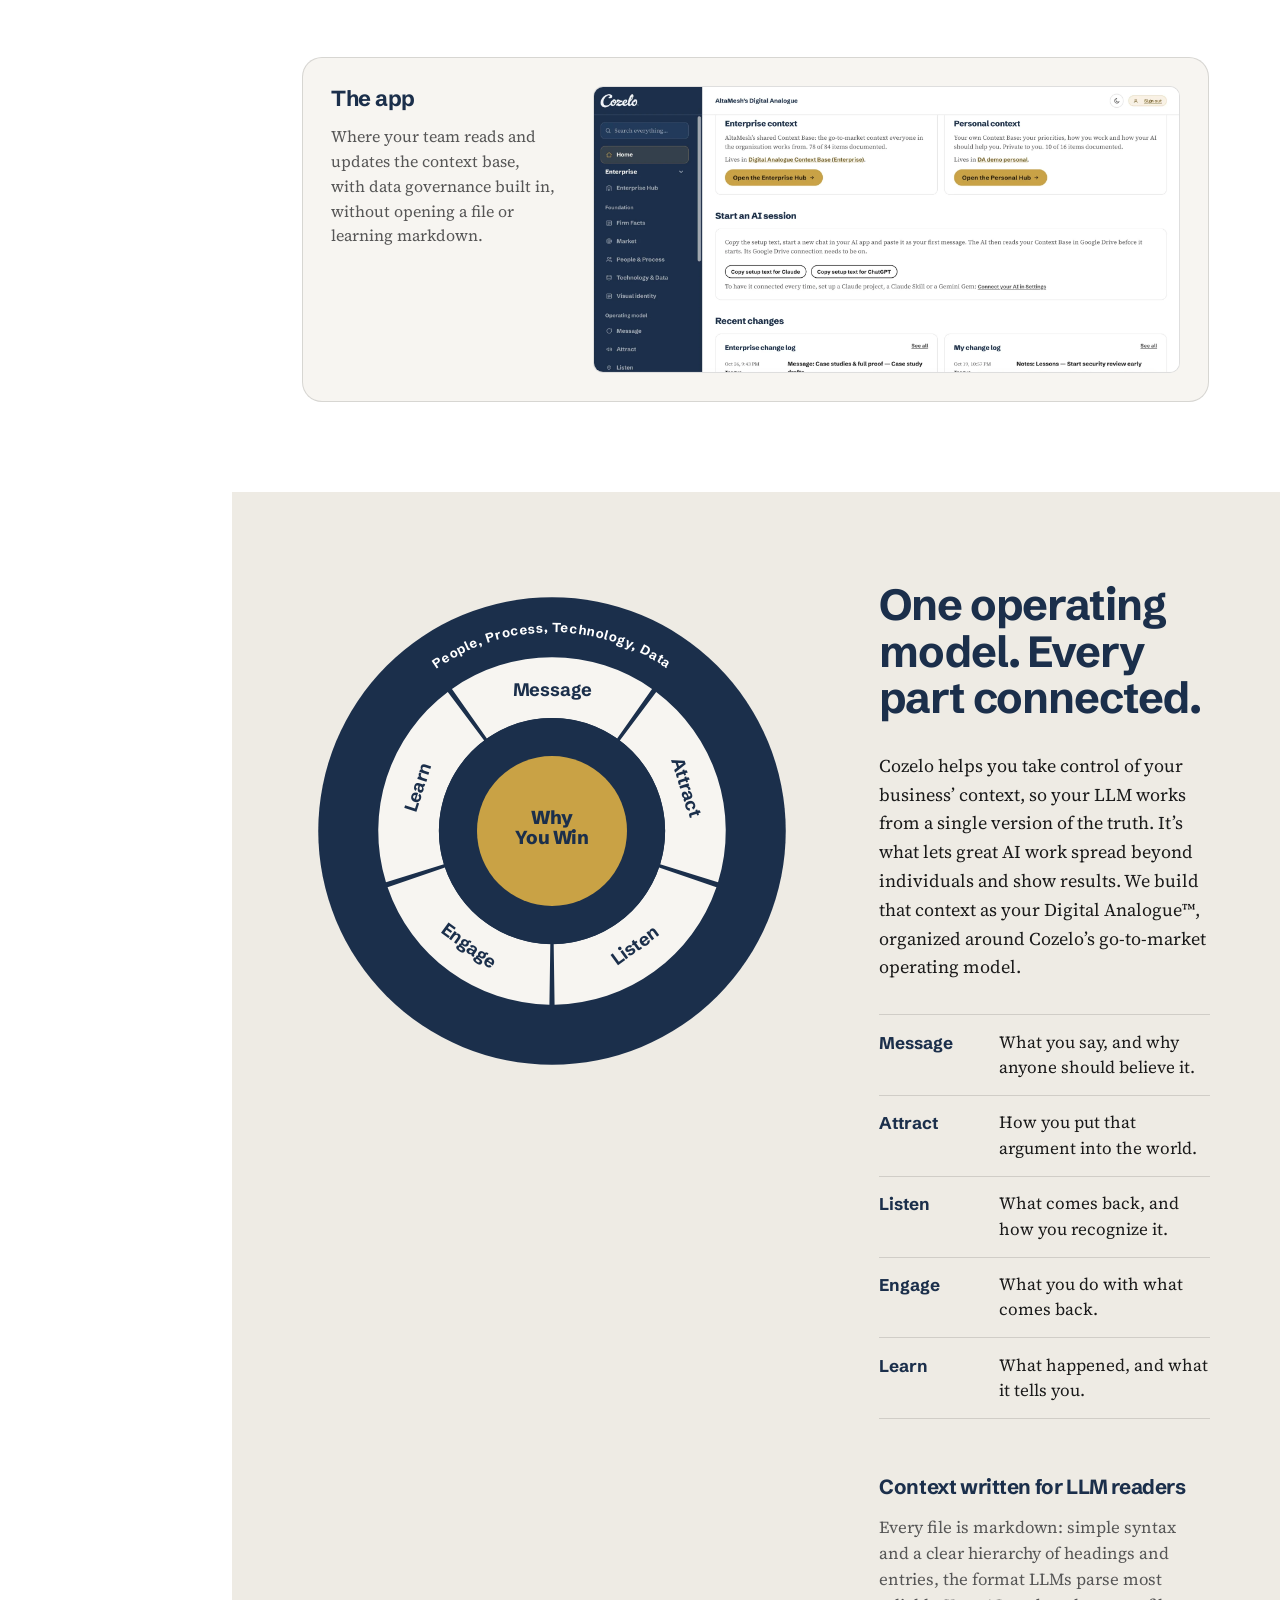
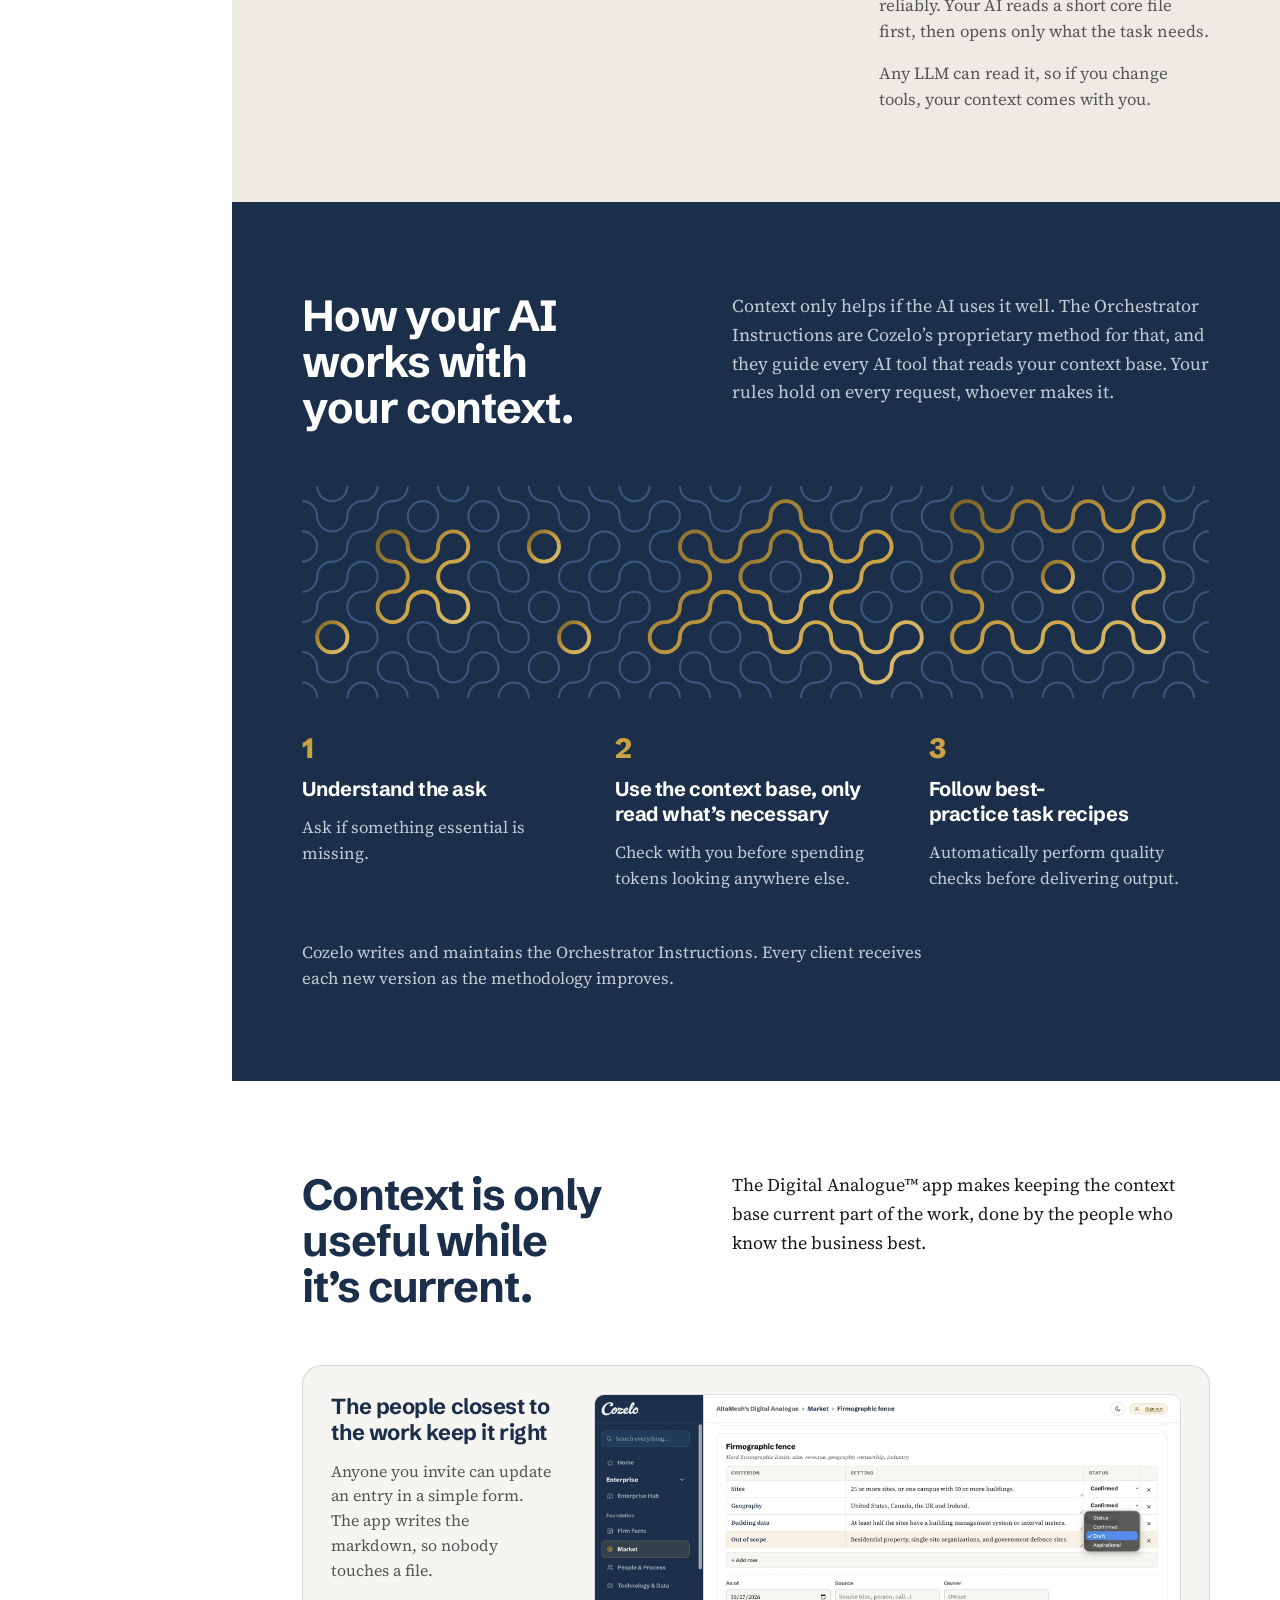
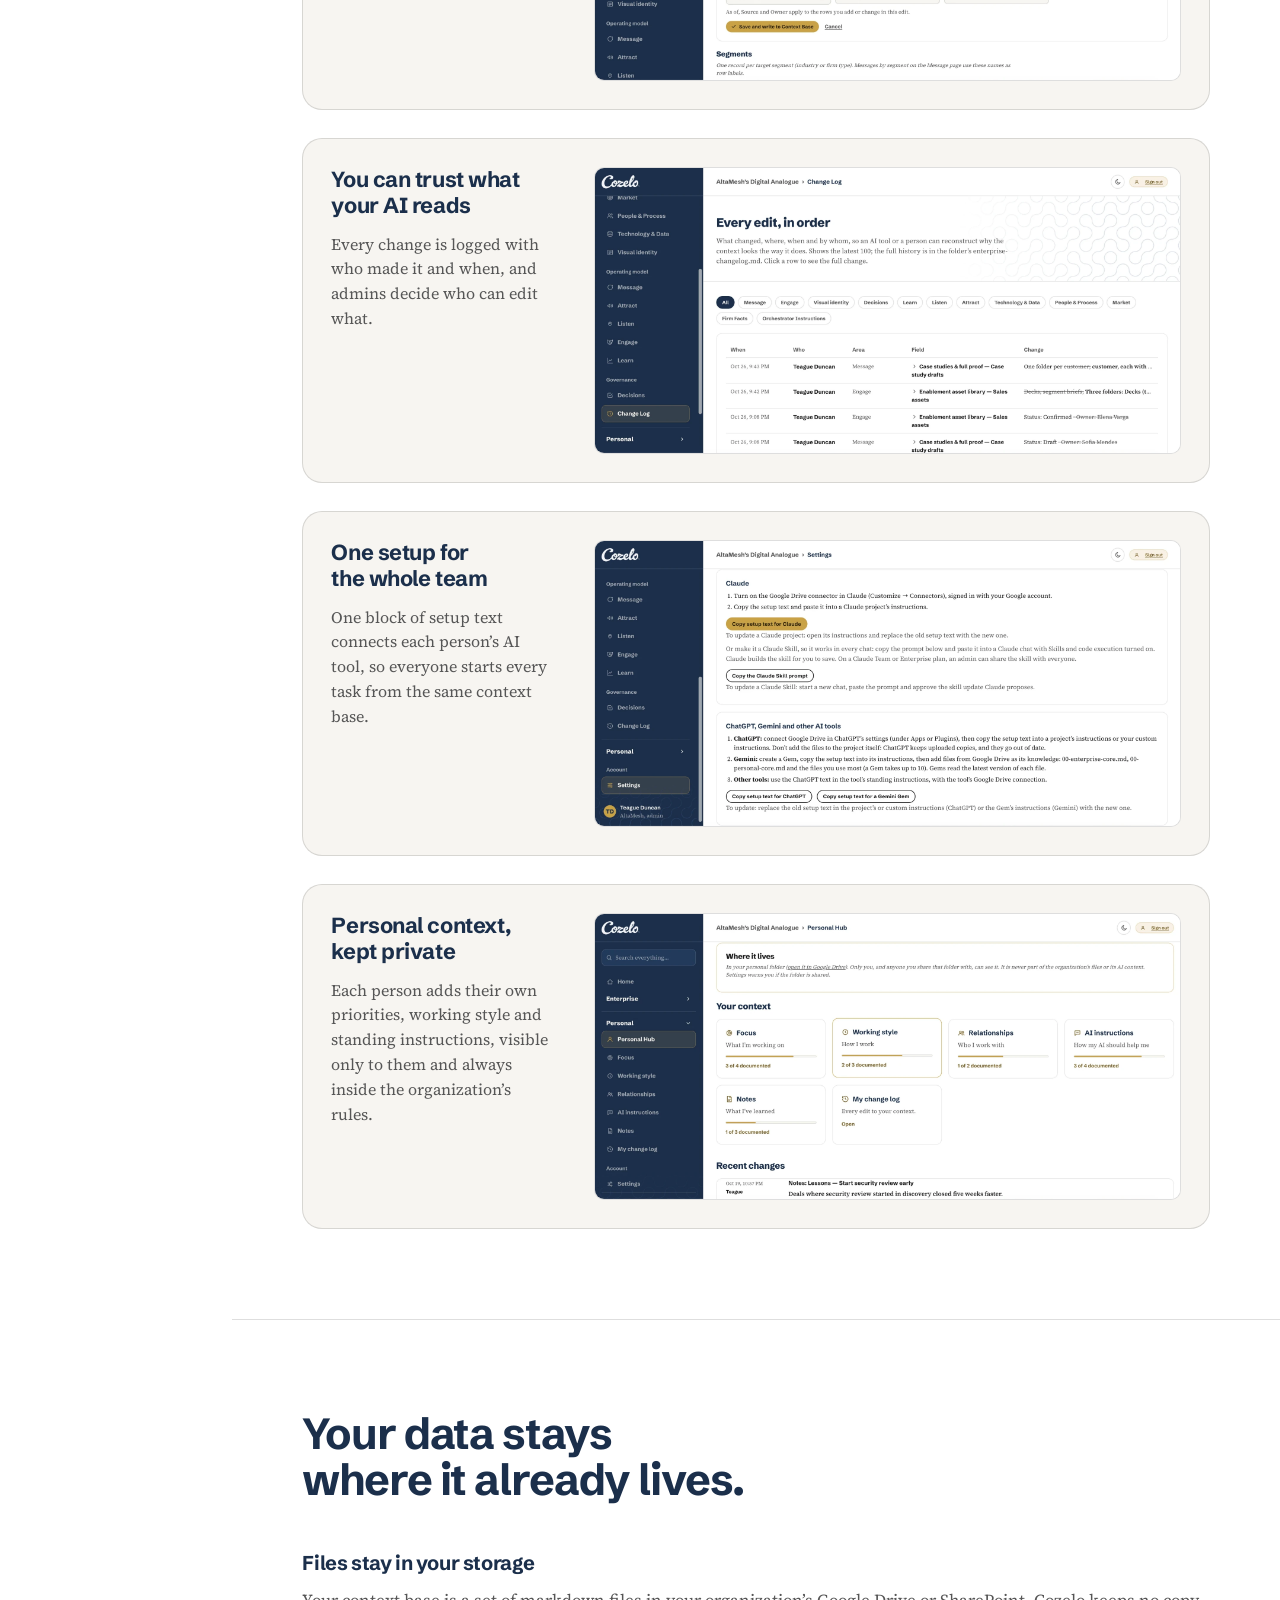
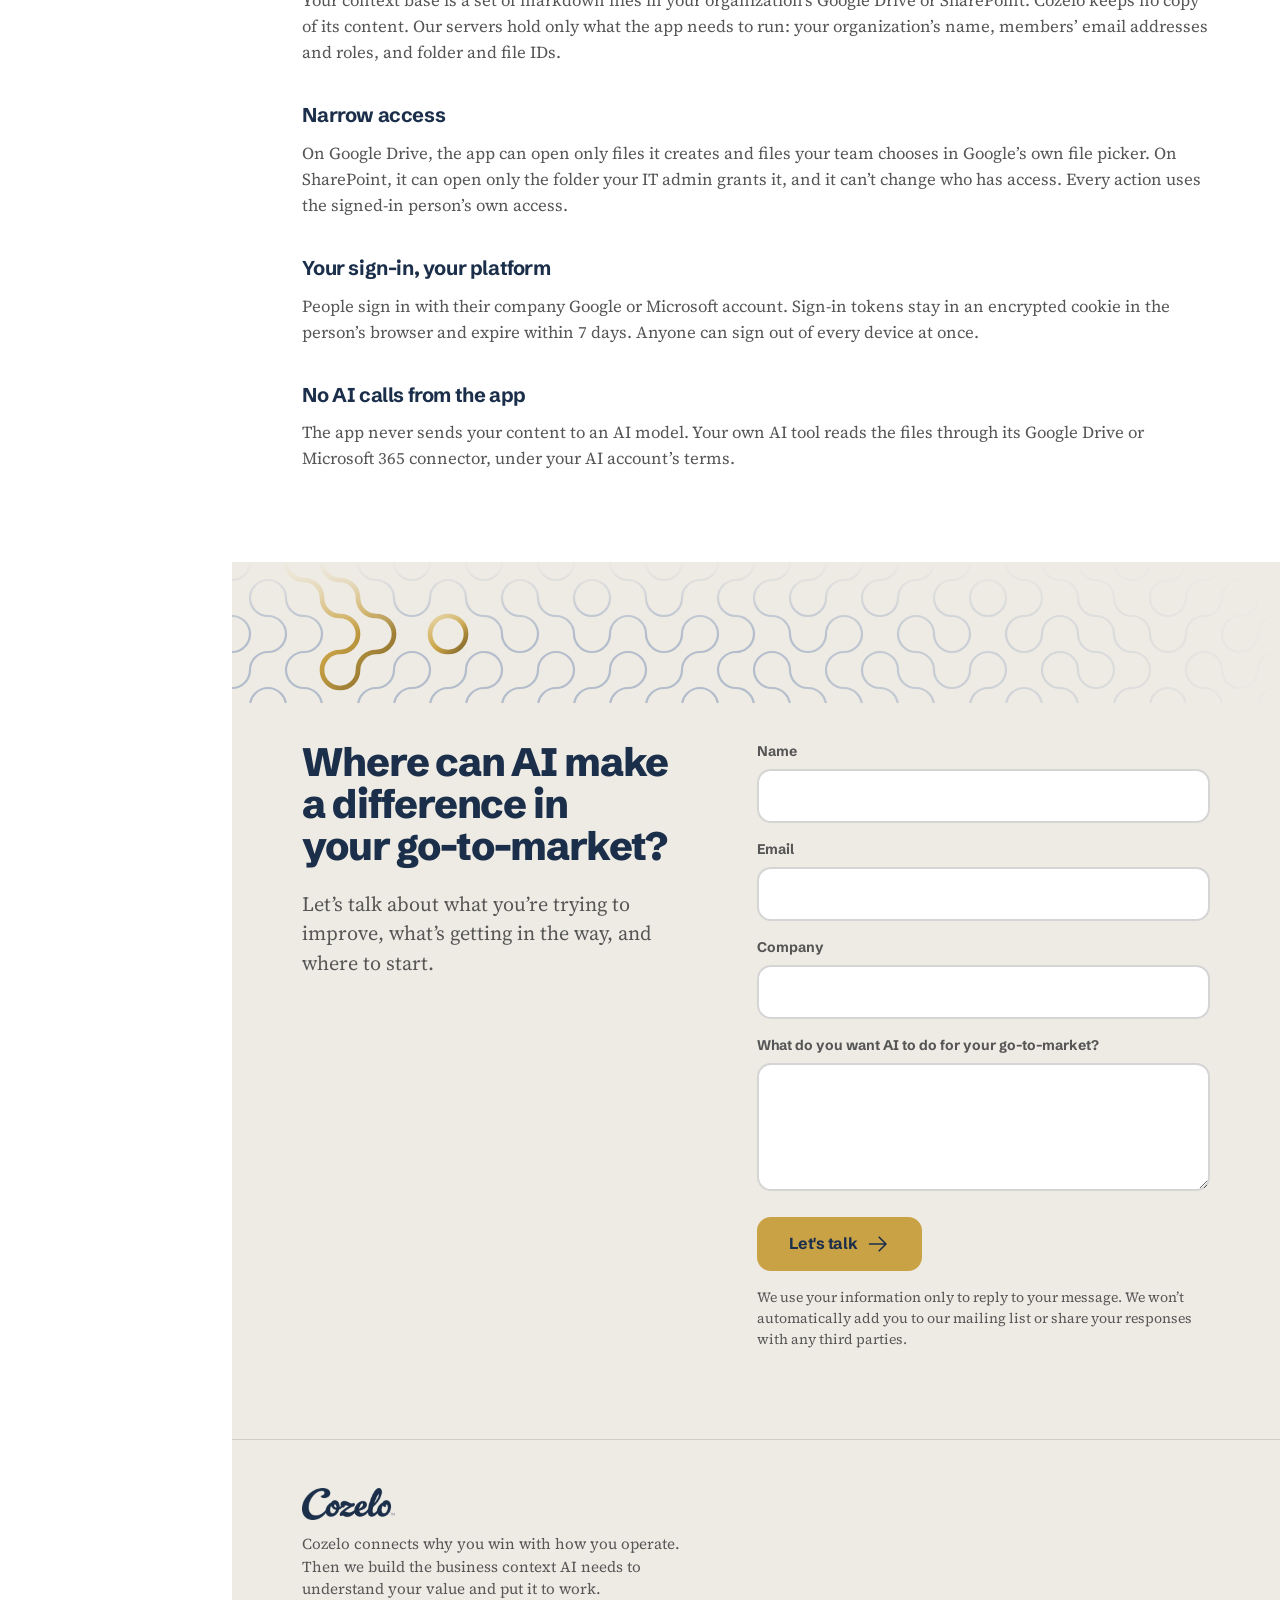
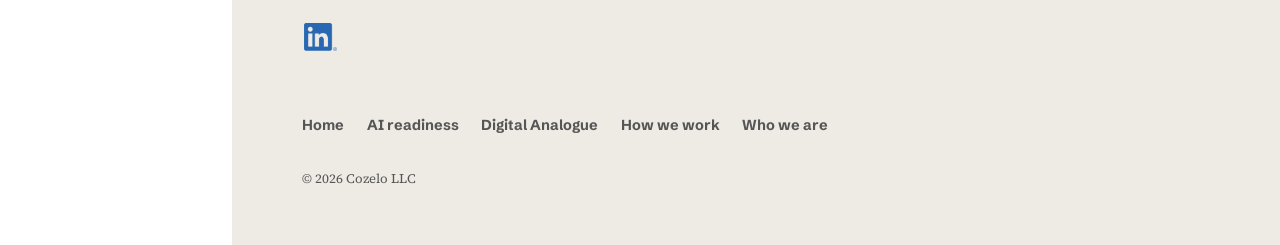
<file: standalone/digital-analogue/index.html>
<!DOCTYPE html>
<html lang="en">
<head>
<!-- Google tag (gtag.js) -->
<script async src="https://www.googletagmanager.com/gtag/js?id=G-E1VWMGRN72"></script>
<script>
  window.dataLayer = window.dataLayer || [];
  function gtag(){dataLayer.push(arguments);}
  gtag('js', new Date());

  gtag('config', 'G-E1VWMGRN72');
</script>
<meta charset="utf-8">
<meta name="viewport" content="width=device-width, initial-scale=1">
<meta name="robots" content="noindex, nofollow">
<link rel="icon" type="image/png" href="/assets/logo-badge-128.png">
<meta property="og:type" content="website">
<meta property="og:site_name" content="Cozelo">
<meta property="og:title" content="The Digital Analogue&trade; | Cozelo">
<meta property="og:description" content="Using AI alone no longer gives your team an advantage. A Digital Analogue&trade; gives your LLM a curated source of your unique business context, plus the instructions for using it.">
<meta property="og:image" content="/assets/og-card-v4.png">
<meta property="og:image:width" content="1200">
<meta property="og:image:height" content="630">
<meta name="twitter:card" content="summary_large_image">
<meta name="twitter:title" content="The Digital Analogue&trade; | Cozelo">
<meta name="twitter:description" content="Using AI alone no longer gives your team an advantage. A Digital Analogue&trade; gives your LLM a curated source of your unique business context, plus the instructions for using it.">
<meta name="twitter:image" content="/assets/og-card-v4.png">
<meta name="theme-color" content="#ffffff">
<link rel="apple-touch-icon" href="/assets/logo-badge-128.png">
<title>The Digital Analogue&trade; | Cozelo</title>
<meta name="description" content="Using AI alone no longer gives your team an advantage. A Digital Analogue&trade; gives your LLM a curated source of your unique business context, plus the instructions for using it.">
<link rel="preconnect" href="https://fonts.googleapis.com">
<link rel="preconnect" href="https://fonts.gstatic.com" crossorigin>
<link href="https://fonts.googleapis.com/css2?family=Schibsted+Grotesk:wght@400;700;800&family=Source+Serif+4:ital,opsz,wght@0,8..60,400;0,8..60,600;1,8..60,400&display=swap" rel="stylesheet">
<link rel="stylesheet" href="/assets/site.css?v=3c84e940">
<style>
/* ---------- Digital Analogue ---------- */
.phero h1{max-width:18ch}
/* Hero: a field down the right side, the full height of the hero, fading out toward the headline. */
.phero{position:relative; overflow:hidden}
.jx-da{position:absolute; top:0; right:0; bottom:0; width:min(34%,30rem); z-index:0;
  -webkit-mask-image:linear-gradient(90deg, transparent 0, #000 60%); mask-image:linear-gradient(90deg, transparent 0, #000 60%)}
/* Hidden while the floating mobile bar (menu and Let's talk) is showing, so the two don't overlap. */
@media(max-width:1080px){.jx-da{display:none}}

.stack{display:flex; flex-direction:column; gap:.85rem; min-width:0}
.txt{margin:0; font-family:var(--serif); font-size:1.05rem; line-height:1.55; color:var(--on-light-soft)}
.band--dark .txt{color:var(--on-dark-soft)}
.sec-pts h3,.steps h3{font-size:1.25rem; line-height:1.25}

/* A feature with a screenshot: one card, the caption in a narrow column beside the screenshot
   (stacked below 1000px). Clicking a screenshot opens it in the lightbox; without JavaScript the
   link opens the image file. */
.parts3,.feats{--fpad:clamp(1rem,2.4vw,1.75rem); --fgap:clamp(1.25rem,3vw,2.5rem)}
.feat{display:grid; grid-template-columns:minmax(0,14rem) minmax(0,1fr); gap:var(--fgap); align-items:start;
  padding:var(--fpad); background:var(--bone); border:1px solid var(--rule-light); border-radius:20px}
.feat__cap{display:flex; flex-direction:column; gap:.75rem; min-width:0}
.feat__cap .txt{font-size:1rem}
.shot{display:block; width:100%; height:auto; border:1px solid var(--rule-light); border-radius:10px; background:var(--white)}
.shot-link{display:block; border-radius:10px; cursor:zoom-in; transition:box-shadow var(--dur-fast) var(--ease)}
.shot-link:hover{box-shadow:0 6px 24px rgba(27,47,75,.14)}
.shot-link:focus-visible{outline:2px solid var(--navy); outline-offset:3px}
@media(max-width:1000px){.feat{grid-template-columns:minmax(0,1fr)}}

/* Lightbox: the screenshot nearly full screen, in a bordered window with a close button.
   On phones the screenshot keeps a readable width and scrolls sideways inside the window. */
.lightbox{padding:0; border:1px solid rgba(27,47,75,.3); border-radius:18px; background:var(--white);
  width:min(96vw,1600px); max-width:none; max-height:94vh; overflow:hidden; box-shadow:0 20px 60px rgba(0,0,0,.35)}
.lightbox::backdrop{background:rgba(27,47,75,.8)}
.lightbox__in{max-height:94vh; overflow:auto; padding:3.5rem clamp(.75rem,2vw,1.5rem) clamp(.75rem,2vw,1.5rem)}
.lightbox img{display:block; width:100%; height:auto; max-height:calc(94vh - 5rem); object-fit:contain; margin:0 auto}
.lightbox__x{position:absolute; top:.65rem; right:.65rem; width:2.5rem; height:2.5rem; padding:0; border-radius:50%;
  border:1px solid var(--rule-light); background:var(--white); color:var(--navy); display:grid; place-items:center; cursor:pointer}
.lightbox__x:hover{background:var(--bone-shade)}
.lightbox__x:focus-visible{outline:2px solid var(--navy); outline-offset:2px}
.lightbox__hint{display:none; position:absolute; top:1.15rem; left:1rem; margin:0; font-family:var(--serif); font-size:.875rem; color:var(--on-light-soft)}
@media(max-width:700px){.lightbox img{width:1100px; max-width:none; max-height:none} .lightbox__hint{display:block}}
html.lb-open{overflow:hidden}

/* What's in it: the context base and the app as screenshot features, the Orchestrator Instructions as a split */
.parts3{container-type:inline-size; display:flex; flex-direction:column; gap:clamp(2.5rem,5vw,4rem); margin-top:clamp(2.5rem,5vw,3.5rem)}
.split-r{display:grid; grid-template-columns:minmax(0,7fr) minmax(0,5fr); gap:clamp(2rem,5vw,4.5rem); align-items:center}
/* The Orchestrator Instructions: a field running in from the page's left edge and fading out toward the copy,
   with a gold brain, seen from above, at its center. From 1001px it is exactly as tall as the screenshot
   cards above and below it: the card's padding and borders plus the screenshot's height at its width. */
.jx-orch{--rail:var(--rail-w); --edge:calc(var(--gutter) + max(0px, (100vw - var(--rail) - 2 * var(--gutter) - var(--max)) / 2));
  margin-left:calc(-1 * var(--edge)); width:calc(100% + var(--edge)); height:clamp(300px,33vw,360px);
  -webkit-mask-image:linear-gradient(90deg, #000 82%, transparent); mask-image:linear-gradient(90deg, #000 82%, transparent)}
@media(min-width:1001px){.jx-orch{height:calc((100cqw - 2 * var(--fpad) - 14rem - var(--fgap) - 4px) * 962 / 1974 + 2 * var(--fpad) + 4px)}}
@media(max-width:900px){.jx-orch{height:280px}}
@media(max-width:1080px){.jx-orch{--rail:0px}}
.parts3 .split-r h3{font-size:clamp(1.5rem,2.4vw,1.875rem); line-height:1.15}
.feat h3{font-size:clamp(1.25rem,1.7vw,1.45rem); line-height:1.2}

/* How it's organized: the wheel beside the text and the five parts, then the markdown point */
.model{display:grid; grid-template-columns:minmax(0,500px) minmax(0,1fr); gap:clamp(2.5rem,6vw,5rem); align-items:start}
.model h2{max-width:16ch}
.model .prose{margin-top:2rem}
@media(min-width:901px){.model__wheel{position:sticky; top:2.5rem}}
.parts{list-style:none; margin:2rem 0 0; padding:0; border-top:1px solid var(--rule-light)}
.parts li{display:grid; grid-template-columns:6.5rem minmax(0,1fr); gap:1rem; padding:.9rem 0; border-bottom:1px solid var(--rule-light)}
.parts b{font-family:var(--sans); font-size:1.0625rem; color:var(--navy)}
.parts span{font-family:var(--serif); font-size:1.0625rem; line-height:1.5; color:var(--on-light)}
.md{margin-top:clamp(2.5rem,5vw,3.5rem)}

/* The instructions: above each step, its stage of the work: scattered pieces, the same pieces joined, then a finished box. */
.jx-steps{ margin:clamp(2.5rem,5vw,3.5rem) 0 clamp(1.5rem,3vw,2.25rem)}
.steps{display:grid; grid-template-columns:repeat(3,minmax(0,1fr)); gap:clamp(1rem,2.5vw,2rem); list-style:none; margin:0; padding:0}
.num{font-family:var(--sans); font-weight:800; font-size:1.75rem; line-height:1; color:var(--gold)}
.steps__foot{margin-top:clamp(2rem,4vw,3rem); max-width:40rem}

/* The app: four features, each with its screenshot */
.feats{display:flex; flex-direction:column; gap:clamp(1.25rem,2.5vw,1.75rem); margin-top:clamp(2.5rem,5vw,3.5rem)}

/* Security: four points stacked, each running the full body width, no rules between them */
.sec-pts{display:flex; flex-direction:column; gap:clamp(1.75rem,3vw,2.25rem); margin-top:clamp(2rem,4vw,3rem)}

@media(max-width:1000px){.steps{grid-template-columns:1fr} .jx-steps{display:none}}
@media(max-width:900px){.split-r,.model{grid-template-columns:minmax(0,1fr)} .model__wheel{max-width:28rem}}
</style></head>
<body>

<!-- Mobile navigation. Rendered <=1080px only. -->
<div class="mnav" id="mnav">
  <div class="mnav__box">
    <a class="mnav__brand" href="https://cozelo.co/" aria-label="Cozelo — home">
      <img src="/assets/logo-badge-128.png" alt="" width="30" height="30">
    </a>
    <button class="mnav__burger" id="mburger" type="button" aria-label="Open menu" aria-expanded="false" aria-controls="mmenu">
      <span></span>
    </button>
  </div>
  <a class="btn btn--primary mnav__cta" href="#lets-talk">Let's talk<svg class="btn__arrow" viewBox="0 0 24 24" fill="none" stroke="currentColor" stroke-width="1.6" stroke-linecap="round" stroke-linejoin="round" aria-hidden="true" focusable="false"><path d="M3.5 12H20M13.2 5.2 20 12l-6.8 6.8"/></svg></a>
</div>
<nav class="mmenu" id="mmenu" aria-label="Primary">
  <a class="mlink" href="https://cozelo.co/">Home</a>
  <a class="mlink" href="https://cozelo.co/ai-readiness/">AI readiness</a>
  <a class="mlink current" href="/">Digital Analogue</a>
  <a class="mlink" href="https://cozelo.co/how-we-work/">How we work</a>
  <a class="mlink" href="https://cozelo.co/who-we-are/">Who we are</a>
  <div class="mmenu__foot">
    <a class="btn btn--primary" href="#lets-talk">Let's talk<svg class="btn__arrow" viewBox="0 0 24 24" fill="none" stroke="currentColor" stroke-width="1.6" stroke-linecap="round" stroke-linejoin="round" aria-hidden="true" focusable="false"><path d="M3.5 12H20M13.2 5.2 20 12l-6.8 6.8"/></svg></a>
  </div>
</nav>

<nav class="rail" id="rail" aria-label="Primary">
  <div>
    <a class="brand" href="https://cozelo.co/">
      <img class="wordmark-img" src="/assets/logo-wordmark-navy.png" alt="Cozelo — home" width="93" height="32">
    </a>
    <ul class="rail__pages">
      <li><a class="rail__pg" href="https://cozelo.co/">Home</a></li>
      <li><a class="rail__pg" href="https://cozelo.co/ai-readiness/">AI readiness</a></li>
      <li><a class="rail__pg current" href="/" aria-current="page">Digital Analogue</a>
        <ul class="rail__toc">
          <li><a href="#whats-in-it">What&rsquo;s in it</a></li>
          <li><a href="#model">How it&rsquo;s organized</a></li>
          <li><a href="#instructions">The instructions</a></li>
          <li><a href="#app">The app</a></li>
          <li><a href="#security">Security</a></li>
        </ul>
      </li>
      <li><a class="rail__pg" href="https://cozelo.co/how-we-work/">How we work</a></li>
      <li><a class="rail__pg" href="https://cozelo.co/who-we-are/">Who we are</a></li>
    </ul>
  </div>
  <a class="btn btn--primary" href="#lets-talk">Let's talk<svg class="btn__arrow" viewBox="0 0 24 24" fill="none" stroke="currentColor" stroke-width="1.6" stroke-linecap="round" stroke-linejoin="round" aria-hidden="true" focusable="false"><path d="M3.5 12H20M13.2 5.2 20 12l-6.8 6.8"/></svg></a>
</nav>

<header class="band band--light phero" id="top">
  <div class="jx jx-da" data-motif="junctions" data-surface="white" data-seed="47"
       data-opts='{"tile":29,"fluid":420,"anchor":"right","shapes":[{"type":"blob","x":1,"y":1,"n":9,"seed":5},{"type":"dot","x":5,"y":4}]}'></div>
  <div class="hero__inner">
    <h1>Give every AI tool your team uses the same source of truth.</h1>
    <p class="lede">Using AI alone no longer gives your team an advantage. Every competitor has the same AI tools. Meanwhile, usage and spend are climbing. A Digital Analogue&trade; gives your LLM a curated source of your unique business context, plus the instructions for using it.</p>
  </div>
</header>

<section class="band band--light" id="whats-in-it">
  <div class="inner">
    <div class="lay-split">
      <h2>Your business ready for LLM consumption.</h2>
      <div class="prose">
        <p>A new hire has to learn your business before they can do good work. So does AI. A Digital Analogue&trade; is that onboarding, written once and kept current, in three parts.</p>
      </div>
    </div>
    <div class="parts3">
      <div class="feat">
        <div class="feat__cap">
          <h3>The context base</h3>
          <p class="txt">Everything AI needs to know about your <span class="nb">go-to-market</span>, organized by the operating model and kept in your own Google Drive or SharePoint. Each part holds what an AI tool needs to do that part&rsquo;s work.</p>
        </div>
        <a class="shot-link" href="/assets/da/enterprise-hub.webp"><img class="shot" src="/assets/da/enterprise-hub.webp" width="1974" height="962" loading="lazy" decoding="async" alt="The Enterprise Hub in the Digital Analogue app for a demo company, AltaMesh: the sidebar lists the Foundation and operating-model sections, and cards for Firm Facts, Market, People &amp; Process, Technology &amp; Data and Visual identity show how many entries each has documented."></a>
      </div>
      <div class="split-r">
        <!-- A brain seen from above, front at the top: one rounded outline with a shallow dimple at the
             front and back, and a single gold squiggle (the spine) down the middle between the hemispheres.
             The dots are the tile corners the outline closes around; with "hollow", the tiles inside keep
             their squiggles, drawn in pale gold. -->
        <div class="jx jx-orch" data-motif="junctions" data-surface="white" data-seed="31" data-narrow-media="(max-width:900px)"
             data-opts='{"tile":21,"rowsMax":23,"hollow":true,"thick":0.15,"shapes":[{"type":"dot","x":[0.46,-4],"y":[0.5,-10]},{"type":"dot","x":[0.46,-2],"y":[0.5,-10]},{"type":"dot","x":[0.46,2],"y":[0.5,-10]},{"type":"dot","x":[0.46,4],"y":[0.5,-10]},{"type":"dot","x":[0.46,-5],"y":[0.5,-9]},{"type":"dot","x":[0.46,-3],"y":[0.5,-9]},{"type":"dot","x":[0.46,-1],"y":[0.5,-9]},{"type":"dot","x":[0.46,1],"y":[0.5,-9]},{"type":"dot","x":[0.46,3],"y":[0.5,-9]},{"type":"dot","x":[0.46,5],"y":[0.5,-9]},{"type":"dot","x":[0.46,-6],"y":[0.5,-8]},{"type":"dot","x":[0.46,-4],"y":[0.5,-8]},{"type":"dot","x":[0.46,-2],"y":[0.5,-8]},{"type":"dot","x":[0.46,0],"y":[0.5,-8]},{"type":"dot","x":[0.46,2],"y":[0.5,-8]},{"type":"dot","x":[0.46,4],"y":[0.5,-8]},{"type":"dot","x":[0.46,6],"y":[0.5,-8]},{"type":"dot","x":[0.46,-5],"y":[0.5,-7]},{"type":"dot","x":[0.46,-3],"y":[0.5,-7]},{"type":"dot","x":[0.46,-1],"y":[0.5,-7]},{"type":"dot","x":[0.46,1],"y":[0.5,-7]},{"type":"dot","x":[0.46,3],"y":[0.5,-7]},{"type":"dot","x":[0.46,5],"y":[0.5,-7]},{"type":"dot","x":[0.46,-6],"y":[0.5,-6]},{"type":"dot","x":[0.46,-4],"y":[0.5,-6]},{"type":"dot","x":[0.46,-2],"y":[0.5,-6]},{"type":"dot","x":[0.46,0],"y":[0.5,-6]},{"type":"dot","x":[0.46,2],"y":[0.5,-6]},{"type":"dot","x":[0.46,4],"y":[0.5,-6]},{"type":"dot","x":[0.46,6],"y":[0.5,-6]},{"type":"dot","x":[0.46,-7],"y":[0.5,-5]},{"type":"dot","x":[0.46,-5],"y":[0.5,-5]},{"type":"dot","x":[0.46,-3],"y":[0.5,-5]},{"type":"dot","x":[0.46,-1],"y":[0.5,-5]},{"type":"dot","x":[0.46,1],"y":[0.5,-5]},{"type":"dot","x":[0.46,3],"y":[0.5,-5]},{"type":"dot","x":[0.46,5],"y":[0.5,-5]},{"type":"dot","x":[0.46,7],"y":[0.5,-5]},{"type":"dot","x":[0.46,-6],"y":[0.5,-4]},{"type":"dot","x":[0.46,-4],"y":[0.5,-4]},{"type":"dot","x":[0.46,-2],"y":[0.5,-4]},{"type":"dot","x":[0.46,0],"y":[0.5,-4]},{"type":"dot","x":[0.46,2],"y":[0.5,-4]},{"type":"dot","x":[0.46,4],"y":[0.5,-4]},{"type":"dot","x":[0.46,6],"y":[0.5,-4]},{"type":"dot","x":[0.46,-7],"y":[0.5,-3]},{"type":"dot","x":[0.46,-5],"y":[0.5,-3]},{"type":"dot","x":[0.46,-3],"y":[0.5,-3]},{"type":"dot","x":[0.46,-1],"y":[0.5,-3]},{"type":"dot","x":[0.46,1],"y":[0.5,-3]},{"type":"dot","x":[0.46,3],"y":[0.5,-3]},{"type":"dot","x":[0.46,5],"y":[0.5,-3]},{"type":"dot","x":[0.46,7],"y":[0.5,-3]},{"type":"dot","x":[0.46,-8],"y":[0.5,-2]},{"type":"dot","x":[0.46,-6],"y":[0.5,-2]},{"type":"dot","x":[0.46,-4],"y":[0.5,-2]},{"type":"dot","x":[0.46,-2],"y":[0.5,-2]},{"type":"dot","x":[0.46,0],"y":[0.5,-2]},{"type":"dot","x":[0.46,2],"y":[0.5,-2]},{"type":"dot","x":[0.46,4],"y":[0.5,-2]},{"type":"dot","x":[0.46,6],"y":[0.5,-2]},{"type":"dot","x":[0.46,8],"y":[0.5,-2]},{"type":"dot","x":[0.46,-7],"y":[0.5,-1]},{"type":"dot","x":[0.46,-5],"y":[0.5,-1]},{"type":"dot","x":[0.46,-3],"y":[0.5,-1]},{"type":"dot","x":[0.46,-1],"y":[0.5,-1]},{"type":"dot","x":[0.46,1],"y":[0.5,-1]},{"type":"dot","x":[0.46,3],"y":[0.5,-1]},{"type":"dot","x":[0.46,5],"y":[0.5,-1]},{"type":"dot","x":[0.46,7],"y":[0.5,-1]},{"type":"dot","x":[0.46,-8],"y":[0.5,0]},{"type":"dot","x":[0.46,-6],"y":[0.5,0]},{"type":"dot","x":[0.46,-4],"y":[0.5,0]},{"type":"dot","x":[0.46,-2],"y":[0.5,0]},{"type":"dot","x":[0.46,0],"y":[0.5,0]},{"type":"dot","x":[0.46,2],"y":[0.5,0]},{"type":"dot","x":[0.46,4],"y":[0.5,0]},{"type":"dot","x":[0.46,6],"y":[0.5,0]},{"type":"dot","x":[0.46,8],"y":[0.5,0]},{"type":"dot","x":[0.46,-7],"y":[0.5,1]},{"type":"dot","x":[0.46,-5],"y":[0.5,1]},{"type":"dot","x":[0.46,-3],"y":[0.5,1]},{"type":"dot","x":[0.46,-1],"y":[0.5,1]},{"type":"dot","x":[0.46,1],"y":[0.5,1]},{"type":"dot","x":[0.46,3],"y":[0.5,1]},{"type":"dot","x":[0.46,5],"y":[0.5,1]},{"type":"dot","x":[0.46,7],"y":[0.5,1]},{"type":"dot","x":[0.46,-8],"y":[0.5,2]},{"type":"dot","x":[0.46,-6],"y":[0.5,2]},{"type":"dot","x":[0.46,-4],"y":[0.5,2]},{"type":"dot","x":[0.46,-2],"y":[0.5,2]},{"type":"dot","x":[0.46,0],"y":[0.5,2]},{"type":"dot","x":[0.46,2],"y":[0.5,2]},{"type":"dot","x":[0.46,4],"y":[0.5,2]},{"type":"dot","x":[0.46,6],"y":[0.5,2]},{"type":"dot","x":[0.46,8],"y":[0.5,2]},{"type":"dot","x":[0.46,-7],"y":[0.5,3]},{"type":"dot","x":[0.46,-5],"y":[0.5,3]},{"type":"dot","x":[0.46,-3],"y":[0.5,3]},{"type":"dot","x":[0.46,-1],"y":[0.5,3]},{"type":"dot","x":[0.46,1],"y":[0.5,3]},{"type":"dot","x":[0.46,3],"y":[0.5,3]},{"type":"dot","x":[0.46,5],"y":[0.5,3]},{"type":"dot","x":[0.46,7],"y":[0.5,3]},{"type":"dot","x":[0.46,-8],"y":[0.5,4]},{"type":"dot","x":[0.46,-6],"y":[0.5,4]},{"type":"dot","x":[0.46,-4],"y":[0.5,4]},{"type":"dot","x":[0.46,-2],"y":[0.5,4]},{"type":"dot","x":[0.46,0],"y":[0.5,4]},{"type":"dot","x":[0.46,2],"y":[0.5,4]},{"type":"dot","x":[0.46,4],"y":[0.5,4]},{"type":"dot","x":[0.46,6],"y":[0.5,4]},{"type":"dot","x":[0.46,8],"y":[0.5,4]},{"type":"dot","x":[0.46,-7],"y":[0.5,5]},{"type":"dot","x":[0.46,-5],"y":[0.5,5]},{"type":"dot","x":[0.46,-3],"y":[0.5,5]},{"type":"dot","x":[0.46,-1],"y":[0.5,5]},{"type":"dot","x":[0.46,1],"y":[0.5,5]},{"type":"dot","x":[0.46,3],"y":[0.5,5]},{"type":"dot","x":[0.46,5],"y":[0.5,5]},{"type":"dot","x":[0.46,7],"y":[0.5,5]},{"type":"dot","x":[0.46,-6],"y":[0.5,6]},{"type":"dot","x":[0.46,-4],"y":[0.5,6]},{"type":"dot","x":[0.46,-2],"y":[0.5,6]},{"type":"dot","x":[0.46,0],"y":[0.5,6]},{"type":"dot","x":[0.46,2],"y":[0.5,6]},{"type":"dot","x":[0.46,4],"y":[0.5,6]},{"type":"dot","x":[0.46,6],"y":[0.5,6]},{"type":"dot","x":[0.46,-7],"y":[0.5,7]},{"type":"dot","x":[0.46,-5],"y":[0.5,7]},{"type":"dot","x":[0.46,-3],"y":[0.5,7]},{"type":"dot","x":[0.46,-1],"y":[0.5,7]},{"type":"dot","x":[0.46,1],"y":[0.5,7]},{"type":"dot","x":[0.46,3],"y":[0.5,7]},{"type":"dot","x":[0.46,5],"y":[0.5,7]},{"type":"dot","x":[0.46,7],"y":[0.5,7]},{"type":"dot","x":[0.46,-6],"y":[0.5,8]},{"type":"dot","x":[0.46,-4],"y":[0.5,8]},{"type":"dot","x":[0.46,-2],"y":[0.5,8]},{"type":"dot","x":[0.46,0],"y":[0.5,8]},{"type":"dot","x":[0.46,2],"y":[0.5,8]},{"type":"dot","x":[0.46,4],"y":[0.5,8]},{"type":"dot","x":[0.46,6],"y":[0.5,8]},{"type":"dot","x":[0.46,-5],"y":[0.5,9]},{"type":"dot","x":[0.46,-3],"y":[0.5,9]},{"type":"dot","x":[0.46,-1],"y":[0.5,9]},{"type":"dot","x":[0.46,1],"y":[0.5,9]},{"type":"dot","x":[0.46,3],"y":[0.5,9]},{"type":"dot","x":[0.46,5],"y":[0.5,9]},{"type":"dot","x":[0.46,-4],"y":[0.5,10]},{"type":"dot","x":[0.46,-2],"y":[0.5,10]},{"type":"dot","x":[0.46,2],"y":[0.5,10]},{"type":"dot","x":[0.46,4],"y":[0.5,10]},{"type":"spine","x":[0.46,0]}]}'
             data-opts-narrow='{"tile":12,"fluid":0,"shapes":[{"type":"dot","x":[0.5,-4],"y":[0.5,-10]},{"type":"dot","x":[0.5,-2],"y":[0.5,-10]},{"type":"dot","x":[0.5,2],"y":[0.5,-10]},{"type":"dot","x":[0.5,4],"y":[0.5,-10]},{"type":"dot","x":[0.5,-5],"y":[0.5,-9]},{"type":"dot","x":[0.5,-3],"y":[0.5,-9]},{"type":"dot","x":[0.5,-1],"y":[0.5,-9]},{"type":"dot","x":[0.5,1],"y":[0.5,-9]},{"type":"dot","x":[0.5,3],"y":[0.5,-9]},{"type":"dot","x":[0.5,5],"y":[0.5,-9]},{"type":"dot","x":[0.5,-6],"y":[0.5,-8]},{"type":"dot","x":[0.5,-4],"y":[0.5,-8]},{"type":"dot","x":[0.5,-2],"y":[0.5,-8]},{"type":"dot","x":[0.5,0],"y":[0.5,-8]},{"type":"dot","x":[0.5,2],"y":[0.5,-8]},{"type":"dot","x":[0.5,4],"y":[0.5,-8]},{"type":"dot","x":[0.5,6],"y":[0.5,-8]},{"type":"dot","x":[0.5,-5],"y":[0.5,-7]},{"type":"dot","x":[0.5,-3],"y":[0.5,-7]},{"type":"dot","x":[0.5,-1],"y":[0.5,-7]},{"type":"dot","x":[0.5,1],"y":[0.5,-7]},{"type":"dot","x":[0.5,3],"y":[0.5,-7]},{"type":"dot","x":[0.5,5],"y":[0.5,-7]},{"type":"dot","x":[0.5,-6],"y":[0.5,-6]},{"type":"dot","x":[0.5,-4],"y":[0.5,-6]},{"type":"dot","x":[0.5,-2],"y":[0.5,-6]},{"type":"dot","x":[0.5,0],"y":[0.5,-6]},{"type":"dot","x":[0.5,2],"y":[0.5,-6]},{"type":"dot","x":[0.5,4],"y":[0.5,-6]},{"type":"dot","x":[0.5,6],"y":[0.5,-6]},{"type":"dot","x":[0.5,-7],"y":[0.5,-5]},{"type":"dot","x":[0.5,-5],"y":[0.5,-5]},{"type":"dot","x":[0.5,-3],"y":[0.5,-5]},{"type":"dot","x":[0.5,-1],"y":[0.5,-5]},{"type":"dot","x":[0.5,1],"y":[0.5,-5]},{"type":"dot","x":[0.5,3],"y":[0.5,-5]},{"type":"dot","x":[0.5,5],"y":[0.5,-5]},{"type":"dot","x":[0.5,7],"y":[0.5,-5]},{"type":"dot","x":[0.5,-6],"y":[0.5,-4]},{"type":"dot","x":[0.5,-4],"y":[0.5,-4]},{"type":"dot","x":[0.5,-2],"y":[0.5,-4]},{"type":"dot","x":[0.5,0],"y":[0.5,-4]},{"type":"dot","x":[0.5,2],"y":[0.5,-4]},{"type":"dot","x":[0.5,4],"y":[0.5,-4]},{"type":"dot","x":[0.5,6],"y":[0.5,-4]},{"type":"dot","x":[0.5,-7],"y":[0.5,-3]},{"type":"dot","x":[0.5,-5],"y":[0.5,-3]},{"type":"dot","x":[0.5,-3],"y":[0.5,-3]},{"type":"dot","x":[0.5,-1],"y":[0.5,-3]},{"type":"dot","x":[0.5,1],"y":[0.5,-3]},{"type":"dot","x":[0.5,3],"y":[0.5,-3]},{"type":"dot","x":[0.5,5],"y":[0.5,-3]},{"type":"dot","x":[0.5,7],"y":[0.5,-3]},{"type":"dot","x":[0.5,-8],"y":[0.5,-2]},{"type":"dot","x":[0.5,-6],"y":[0.5,-2]},{"type":"dot","x":[0.5,-4],"y":[0.5,-2]},{"type":"dot","x":[0.5,-2],"y":[0.5,-2]},{"type":"dot","x":[0.5,0],"y":[0.5,-2]},{"type":"dot","x":[0.5,2],"y":[0.5,-2]},{"type":"dot","x":[0.5,4],"y":[0.5,-2]},{"type":"dot","x":[0.5,6],"y":[0.5,-2]},{"type":"dot","x":[0.5,8],"y":[0.5,-2]},{"type":"dot","x":[0.5,-7],"y":[0.5,-1]},{"type":"dot","x":[0.5,-5],"y":[0.5,-1]},{"type":"dot","x":[0.5,-3],"y":[0.5,-1]},{"type":"dot","x":[0.5,-1],"y":[0.5,-1]},{"type":"dot","x":[0.5,1],"y":[0.5,-1]},{"type":"dot","x":[0.5,3],"y":[0.5,-1]},{"type":"dot","x":[0.5,5],"y":[0.5,-1]},{"type":"dot","x":[0.5,7],"y":[0.5,-1]},{"type":"dot","x":[0.5,-8],"y":[0.5,0]},{"type":"dot","x":[0.5,-6],"y":[0.5,0]},{"type":"dot","x":[0.5,-4],"y":[0.5,0]},{"type":"dot","x":[0.5,-2],"y":[0.5,0]},{"type":"dot","x":[0.5,0],"y":[0.5,0]},{"type":"dot","x":[0.5,2],"y":[0.5,0]},{"type":"dot","x":[0.5,4],"y":[0.5,0]},{"type":"dot","x":[0.5,6],"y":[0.5,0]},{"type":"dot","x":[0.5,8],"y":[0.5,0]},{"type":"dot","x":[0.5,-7],"y":[0.5,1]},{"type":"dot","x":[0.5,-5],"y":[0.5,1]},{"type":"dot","x":[0.5,-3],"y":[0.5,1]},{"type":"dot","x":[0.5,-1],"y":[0.5,1]},{"type":"dot","x":[0.5,1],"y":[0.5,1]},{"type":"dot","x":[0.5,3],"y":[0.5,1]},{"type":"dot","x":[0.5,5],"y":[0.5,1]},{"type":"dot","x":[0.5,7],"y":[0.5,1]},{"type":"dot","x":[0.5,-8],"y":[0.5,2]},{"type":"dot","x":[0.5,-6],"y":[0.5,2]},{"type":"dot","x":[0.5,-4],"y":[0.5,2]},{"type":"dot","x":[0.5,-2],"y":[0.5,2]},{"type":"dot","x":[0.5,0],"y":[0.5,2]},{"type":"dot","x":[0.5,2],"y":[0.5,2]},{"type":"dot","x":[0.5,4],"y":[0.5,2]},{"type":"dot","x":[0.5,6],"y":[0.5,2]},{"type":"dot","x":[0.5,8],"y":[0.5,2]},{"type":"dot","x":[0.5,-7],"y":[0.5,3]},{"type":"dot","x":[0.5,-5],"y":[0.5,3]},{"type":"dot","x":[0.5,-3],"y":[0.5,3]},{"type":"dot","x":[0.5,-1],"y":[0.5,3]},{"type":"dot","x":[0.5,1],"y":[0.5,3]},{"type":"dot","x":[0.5,3],"y":[0.5,3]},{"type":"dot","x":[0.5,5],"y":[0.5,3]},{"type":"dot","x":[0.5,7],"y":[0.5,3]},{"type":"dot","x":[0.5,-8],"y":[0.5,4]},{"type":"dot","x":[0.5,-6],"y":[0.5,4]},{"type":"dot","x":[0.5,-4],"y":[0.5,4]},{"type":"dot","x":[0.5,-2],"y":[0.5,4]},{"type":"dot","x":[0.5,0],"y":[0.5,4]},{"type":"dot","x":[0.5,2],"y":[0.5,4]},{"type":"dot","x":[0.5,4],"y":[0.5,4]},{"type":"dot","x":[0.5,6],"y":[0.5,4]},{"type":"dot","x":[0.5,8],"y":[0.5,4]},{"type":"dot","x":[0.5,-7],"y":[0.5,5]},{"type":"dot","x":[0.5,-5],"y":[0.5,5]},{"type":"dot","x":[0.5,-3],"y":[0.5,5]},{"type":"dot","x":[0.5,-1],"y":[0.5,5]},{"type":"dot","x":[0.5,1],"y":[0.5,5]},{"type":"dot","x":[0.5,3],"y":[0.5,5]},{"type":"dot","x":[0.5,5],"y":[0.5,5]},{"type":"dot","x":[0.5,7],"y":[0.5,5]},{"type":"dot","x":[0.5,-6],"y":[0.5,6]},{"type":"dot","x":[0.5,-4],"y":[0.5,6]},{"type":"dot","x":[0.5,-2],"y":[0.5,6]},{"type":"dot","x":[0.5,0],"y":[0.5,6]},{"type":"dot","x":[0.5,2],"y":[0.5,6]},{"type":"dot","x":[0.5,4],"y":[0.5,6]},{"type":"dot","x":[0.5,6],"y":[0.5,6]},{"type":"dot","x":[0.5,-7],"y":[0.5,7]},{"type":"dot","x":[0.5,-5],"y":[0.5,7]},{"type":"dot","x":[0.5,-3],"y":[0.5,7]},{"type":"dot","x":[0.5,-1],"y":[0.5,7]},{"type":"dot","x":[0.5,1],"y":[0.5,7]},{"type":"dot","x":[0.5,3],"y":[0.5,7]},{"type":"dot","x":[0.5,5],"y":[0.5,7]},{"type":"dot","x":[0.5,7],"y":[0.5,7]},{"type":"dot","x":[0.5,-6],"y":[0.5,8]},{"type":"dot","x":[0.5,-4],"y":[0.5,8]},{"type":"dot","x":[0.5,-2],"y":[0.5,8]},{"type":"dot","x":[0.5,0],"y":[0.5,8]},{"type":"dot","x":[0.5,2],"y":[0.5,8]},{"type":"dot","x":[0.5,4],"y":[0.5,8]},{"type":"dot","x":[0.5,6],"y":[0.5,8]},{"type":"dot","x":[0.5,-5],"y":[0.5,9]},{"type":"dot","x":[0.5,-3],"y":[0.5,9]},{"type":"dot","x":[0.5,-1],"y":[0.5,9]},{"type":"dot","x":[0.5,1],"y":[0.5,9]},{"type":"dot","x":[0.5,3],"y":[0.5,9]},{"type":"dot","x":[0.5,5],"y":[0.5,9]},{"type":"dot","x":[0.5,-4],"y":[0.5,10]},{"type":"dot","x":[0.5,-2],"y":[0.5,10]},{"type":"dot","x":[0.5,2],"y":[0.5,10]},{"type":"dot","x":[0.5,4],"y":[0.5,10]},{"type":"spine","x":[0.5,0]}]}'></div>
        <div class="stack">
          <h3>The Orchestrator Instructions</h3>
          <p class="txt">Cozelo&rsquo;s proprietary methodology for how an AI tool should use your context to carry out a task.</p>
        </div>
      </div>
      <div class="feat">
        <div class="feat__cap">
          <h3>The app</h3>
          <p class="txt">Where your team reads and updates the context base, with data governance built in, without opening a file or learning markdown.</p>
        </div>
        <a class="shot-link" href="/assets/da/home.webp"><img class="shot" src="/assets/da/home.webp" width="1974" height="962" loading="lazy" decoding="async" alt="The app&rsquo;s Home screen: Enterprise context and Personal context cards with buttons to open each hub, a Start an AI session panel with buttons to copy setup text for Claude or ChatGPT, and the start of the Recent changes logs."></a>
      </div>
    </div>
  </div>
</section>

<section class="band band--shade" id="model">
  <div class="inner">
    <div class="model">
      <div class="model__wheel">
<svg class="fwv" viewBox="0 0 800 800" role="img" aria-labelledby="fwvTitle fwvDesc">
<title id="fwvTitle">The go-to-market operating model</title>
<desc id="fwvDesc">Why You Win sits at the center. Five connected parts of the operating model ring around it: message, attract, listen, engage and learn. Each is defined and continuously refined by the center. People, process, technology and data run underneath all of it as the outer ring.</desc>
<circle class="fwv-navy" cx="400" cy="400" r="374.00"/>
<g class="fwv-wedges">
<path class="fwv-wedge" d="M239.95,172.69 A278.00,278.00 0 0,1 560.05,172.69 L504.21,252.01 A181.00,181.00 0 0,0 295.79,252.01 Z"/>
<path class="fwv-wedge" d="M566.72,177.54 A278.00,278.00 0 0,1 665.64,481.98 L572.95,453.37 A181.00,181.00 0 0,0 508.55,255.16 Z"/>
<path class="fwv-wedge" d="M663.09,489.82 A278.00,278.00 0 0,1 404.12,677.97 L402.69,580.98 A181.00,181.00 0 0,0 571.29,458.48 Z"/>
<path class="fwv-wedge" d="M395.88,677.97 A278.00,278.00 0 0,1 136.91,489.82 L228.71,458.48 A181.00,181.00 0 0,0 397.31,580.98 Z"/>
<path class="fwv-wedge" d="M134.36,481.98 A278.00,278.00 0 0,1 233.28,177.54 L291.45,255.16 A181.00,181.00 0 0,0 227.05,453.37 Z"/>
</g>
<circle class="fwv-navy" cx="400" cy="400" r="181.00"/>
<circle class="fwv-core" cx="400" cy="400" r="120.00"/>
<g class="fwv-labels">
<text class="fwv-label" x="400.00" y="174.00">Message</text>
<text class="fwv-label" x="614.94" y="330.16" transform="rotate(72 614.94 330.16)">Attract</text>
<text class="fwv-label" x="532.84" y="582.84" transform="rotate(-36 532.84 582.84)">Listen</text>
<text class="fwv-label" x="267.16" y="582.84" transform="rotate(36 267.16 582.84)">Engage</text>
<text class="fwv-label" x="185.06" y="330.16" transform="rotate(-72 185.06 330.16)">Learn</text>
</g>
<path id="fwvOuterArc" d="M 111.79,265.61 A 318.00,318.00 0 0,1 688.21,265.61" fill="none"/>
<text class="fwv-outer-label"><textPath href="#fwvOuterArc" startOffset="50%" text-anchor="middle">People, Process, Technology, Data</textPath></text>
<text class="fwv-core-label" x="400" y="400"><tspan x="400" dy="-12">Why</tspan><tspan x="400" dy="32">You Win</tspan></text>
</svg>
      </div>
      <div>
        <h2>One operating model. Every part connected.</h2>
        <div class="prose">
          <p>Cozelo helps you take control of your business&rsquo; context, so your LLM works from a single version of the truth. It&rsquo;s what lets great AI work spread beyond individuals and show results. We build that context as your Digital Analogue&trade;, organized around Cozelo&rsquo;s <span class="nb">go-to-market</span> operating model.</p>
        </div>
        <ul class="parts">
          <li><b>Message</b><span>What you say, and why anyone should believe it.</span></li>
          <li><b>Attract</b><span>How you put that argument into the world.</span></li>
          <li><b>Listen</b><span>What comes back, and how you recognize it.</span></li>
          <li><b>Engage</b><span>What you do with what comes back.</span></li>
          <li><b>Learn</b><span>What happened, and what it tells you.</span></li>
        </ul>
        <div class="stack md" style="gap:1rem">
          <h3>Context written for LLM readers</h3>
          <p class="txt">Every file is markdown: simple syntax and a clear hierarchy of headings and entries, the format LLMs parse most reliably. Your AI reads a short core file first, then opens only what the task needs.</p>
          <p class="txt">Any LLM can read it, so if you change tools, your context comes with you.</p>
        </div>
      </div>
    </div>
  </div>
</section>

<section class="band band--dark" id="instructions">
  <div class="inner">
    <div class="lay-split">
      <h2>How your AI works with your context.</h2>
      <div class="prose">
        <p>Context only helps if the AI uses it well. The Orchestrator Instructions are Cozelo&rsquo;s proprietary method for that, and they guide every AI tool that reads your context base. Your rules hold on every request, whoever makes it.</p>
      </div>
    </div>
    <div class="jx jx-steps" data-motif="junctions" data-surface="navy" data-seed="19"
         data-opts='{"tile":30,"fit":true,"rows":7,"thin":0.07,"shapes":[{"type":"blob","x":[0,4],"y":3,"n":5,"seed":4},{"type":"dot","x":[0,1],"y":5},{"type":"dot","x":[0,8],"y":2},{"type":"dot","x":[0,9],"y":5},{"type":"blob","x":[0.345,4],"y":3,"n":5,"seed":4},{"type":"chain","points":[[[0.345,4],3],[[0.345,1],5]]},{"type":"chain","points":[[[0.345,4],3],[[0.345,8],2]]},{"type":"chain","points":[[[0.345,4],3],[[0.345,9],5]]},{"type":"rect","x":[0.69,1],"y":1,"w":6,"h":4,"holes":1}]}'></div>
    <ol class="steps">
      <li class="stack"><span class="num">1</span><h3>Understand the ask</h3><p class="txt">Ask if something essential is missing.</p></li>
      <li class="stack"><span class="num">2</span><h3>Use the context base, only read what&rsquo;s necessary</h3><p class="txt">Check with you before spending tokens looking anywhere else.</p></li>
      <li class="stack"><span class="num">3</span><h3>Follow best-practice task recipes</h3><p class="txt">Automatically perform quality checks before delivering output.</p></li>
    </ol>
    <p class="txt steps__foot">Cozelo writes and maintains the Orchestrator Instructions. Every client receives each new version as the methodology improves.</p>
  </div>
</section>

<section class="band band--light" id="app">
  <div class="inner">
    <div class="lay-split">
      <h2>Context is only useful while it&rsquo;s current.</h2>
      <div class="prose">
        <p>The Digital Analogue&trade; app makes keeping the context base current part of the work, done by the people who know the business best.</p>
      </div>
    </div>
    <div class="feats">
      <div class="feat">
        <div class="feat__cap">
          <h3>The people closest to the work keep it right</h3>
          <p class="txt">Anyone you invite can update an entry in a simple form. The app writes the markdown, so nobody touches a file.</p>
        </div>
        <a class="shot-link" href="/assets/da/edit-entry.webp"><img class="shot" src="/assets/da/edit-entry.webp" width="1974" height="962" loading="lazy" decoding="async" alt="Editing the Firmographic fence entry: a table of criteria and settings, each row with a Status dropdown open to Confirmed, Draft or Aspirational, and As of, Source and Owner fields above a Save and write to Context Base button."></a>
      </div>
      <div class="feat">
        <div class="feat__cap">
          <h3>You can trust what your AI reads</h3>
          <p class="txt">Every change is logged with who made it and when, and admins decide who can edit what.</p>
        </div>
        <a class="shot-link" href="/assets/da/change-log.webp"><img class="shot" src="/assets/da/change-log.webp" width="1974" height="962" loading="lazy" decoding="async" alt="The Change Log: filters by area, then a table of edits showing when, who, which area and field, and what changed, with removed text struck through."></a>
      </div>
      <div class="feat">
        <div class="feat__cap">
          <h3>One setup for the whole team</h3>
          <p class="txt">One block of setup text connects each person&rsquo;s AI tool, so everyone starts every task from the same context base.</p>
        </div>
        <a class="shot-link" href="/assets/da/connect-your-ai.webp"><img class="shot" src="/assets/da/connect-your-ai.webp" width="1974" height="962" loading="lazy" decoding="async" alt="Settings, connecting an AI tool: steps and copy buttons for Claude setup text and a Claude Skill prompt, then for ChatGPT and Gemini setup text."></a>
      </div>
      <div class="feat">
        <div class="feat__cap">
          <h3>Personal context, kept private</h3>
          <p class="txt">Each person adds their own priorities, working style and standing instructions, visible only to them and always inside the organization&rsquo;s rules.</p>
        </div>
        <a class="shot-link" href="/assets/da/personal-hub.webp"><img class="shot" src="/assets/da/personal-hub.webp" width="1974" height="962" loading="lazy" decoding="async" alt="The Personal Hub: a note that the personal folder is private, then cards for Focus, Working style, Relationships, AI instructions, Notes and My change log, each showing how much is documented."></a>
      </div>
    </div>
  </div>
</section>

<section class="band band--light" id="security">
  <div class="inner">
    <h2>Your data stays where it already lives.</h2>
    <div class="sec-pts">
      <div class="stack"><h3>Files stay in your storage</h3><p class="txt">Your context base is a set of markdown files in your organization&rsquo;s Google Drive or SharePoint. Cozelo keeps no copy of its content. Our servers hold only what the app needs to run: your organization&rsquo;s name, members&rsquo; email addresses and roles, and folder and file IDs.</p></div>
      <div class="stack"><h3>Narrow access</h3><p class="txt">On Google Drive, the app can open only files it creates and files your team chooses in Google&rsquo;s own file picker. On SharePoint, it can open only the folder your IT admin grants it, and it can&rsquo;t change who has access. Every action uses the signed-in person&rsquo;s own access.</p></div>
      <div class="stack"><h3>Your sign-in, your platform</h3><p class="txt">People sign in with their company Google or Microsoft account. Sign-in tokens stay in an encrypted cookie in the person&rsquo;s browser and expire within 7 days. Anyone can sign out of every device at once.</p></div>
      <div class="stack"><h3>No AI calls from the app</h3><p class="txt">The app never sends your content to an AI model. Your own AI tool reads the files through its Google Drive or Microsoft 365 connector, under your AI account&rsquo;s terms.</p></div>
    </div>
  </div>
</section>


<section class="band band--shade" id="lets-talk">
  <div class="jx jx-close" data-motif="junctions" data-surface="shade" data-seed="41"
       data-opts='{"tile":36,"anchorY":"bottom","shapes":[{"type":"chain","points":[[3,5],[3,1]]},{"type":"dot","x":6,"y":2}]}'
       data-opts-narrow='{"tile":30}'></div>
  <div class="inner close-wrap">
    <div>
      <h2 class="close__h">Where can AI make a difference in your <span class="nb">go-to-market</span>?</h2>
      <p class="lede close__lede">Let&rsquo;s talk about what you&rsquo;re trying to improve, what&rsquo;s getting in the way, and where to start.</p>
    </div>
    <form class="cform" name="contact" method="POST" action="/thanks/"
          data-netlify="true" netlify-honeypot="bot-field">
      <input type="hidden" name="form-name" value="contact">
      <p class="cform__hp"><label>Leave this empty <input name="bot-field"></label></p>
      <div class="cform__grid">
        <div>
          <label for="f-name">Name</label>
          <input id="f-name" name="name" type="text" autocomplete="name" required>
        </div>
        <div>
          <label for="f-email">Email</label>
          <input id="f-email" name="email" type="email" autocomplete="email" required>
        </div>
        <div class="full">
          <label for="f-company">Company</label>
          <input id="f-company" name="company" type="text" autocomplete="organization">
        </div>
        <div class="full">
          <label for="f-msg">What do you want AI to do for your go-to-market?</label>
          <textarea id="f-msg" name="message" required></textarea>
        </div>
      </div>
      <button class="btn btn--primary" type="submit">Let's talk<svg class="btn__arrow" viewBox="0 0 24 24" fill="none" stroke="currentColor" stroke-width="1.6" stroke-linecap="round" stroke-linejoin="round" aria-hidden="true" focusable="false"><path d="M3.5 12H20M13.2 5.2 20 12l-6.8 6.8"/></svg></button>
      <p class="cform__note">We use your information only to reply to your message. We won&rsquo;t automatically add you to our mailing list or share your responses with any third parties.</p>
    </form>
  </div>
</section>


<footer class="footer">
  <div class="footer__in">
    <div>
      <a class="brand" href="https://cozelo.co/">
        <img class="wordmark-img" src="/assets/logo-wordmark-navy.png" alt="Cozelo — home" width="93" height="32">
      </a>
      <small>Cozelo connects why you win with how you operate. Then we build the business context AI needs to understand your value and put it to work.</small>
      <p class="footer__social"><a href="https://www.linkedin.com/company/cozelo-co/home/" target="_blank" rel="noopener" aria-label="Cozelo on LinkedIn"><img src="/assets/linkedin-in-blue.png" alt="LinkedIn" width="33" height="28" loading="lazy"></a></p>
    </div>
    <ul>
      <li><a href="https://cozelo.co/">Home</a></li>
      <li><a href="https://cozelo.co/ai-readiness/">AI readiness</a></li>
      <li><a href="/">Digital Analogue</a></li>
      <li><a href="https://cozelo.co/how-we-work/">How we work</a></li>
      <li><a href="https://cozelo.co/who-we-are/">Who we are</a></li>
    </ul>
    <p class="footer__legal">&copy; 2026 Cozelo LLC</p>
  </div>
</footer>

<script src="/assets/site.js?v=21677f43"></script>
<dialog class="lightbox" id="lightbox" aria-label="Screenshot, enlarged">
  <div class="lightbox__in">
    <p class="lightbox__hint">Scroll sideways to see the whole screen.</p>
    <button class="lightbox__x" type="button" aria-label="Close"><svg width="18" height="18" viewBox="0 0 24 24" fill="none" stroke="currentColor" stroke-width="2" stroke-linecap="round" aria-hidden="true" focusable="false"><path d="M6 6l12 12M18 6 6 18"/></svg></button>
    <img alt="">
  </div>
</dialog>

<script src="/assets/motif.js?v=cc46da7a"></script>
<script>
// Screenshot lightbox: a screenshot link opens its image in the dialog; the X, Esc or a click
// outside the window closes it.
(function(){
  var d = document.getElementById('lightbox');
  if (!d || !d.showModal) return;
  var img = d.querySelector('img');
  document.addEventListener('click', function(e){
    var a = e.target.closest && e.target.closest('a.shot-link');
    if (!a || e.metaKey || e.ctrlKey || e.shiftKey) return;
    e.preventDefault();
    img.src = a.getAttribute('href');
    img.alt = a.querySelector('img').alt;
    document.documentElement.classList.add('lb-open');
    d.showModal();
    d.querySelector('.lightbox__in').scrollLeft = 0;
  });
  d.querySelector('.lightbox__x').addEventListener('click', function(){ d.close(); });
  d.addEventListener('click', function(e){ if (e.target === d) d.close(); });
  d.addEventListener('close', function(){ document.documentElement.classList.remove('lb-open'); });
})();
</script>
</body>
</html>
</file>
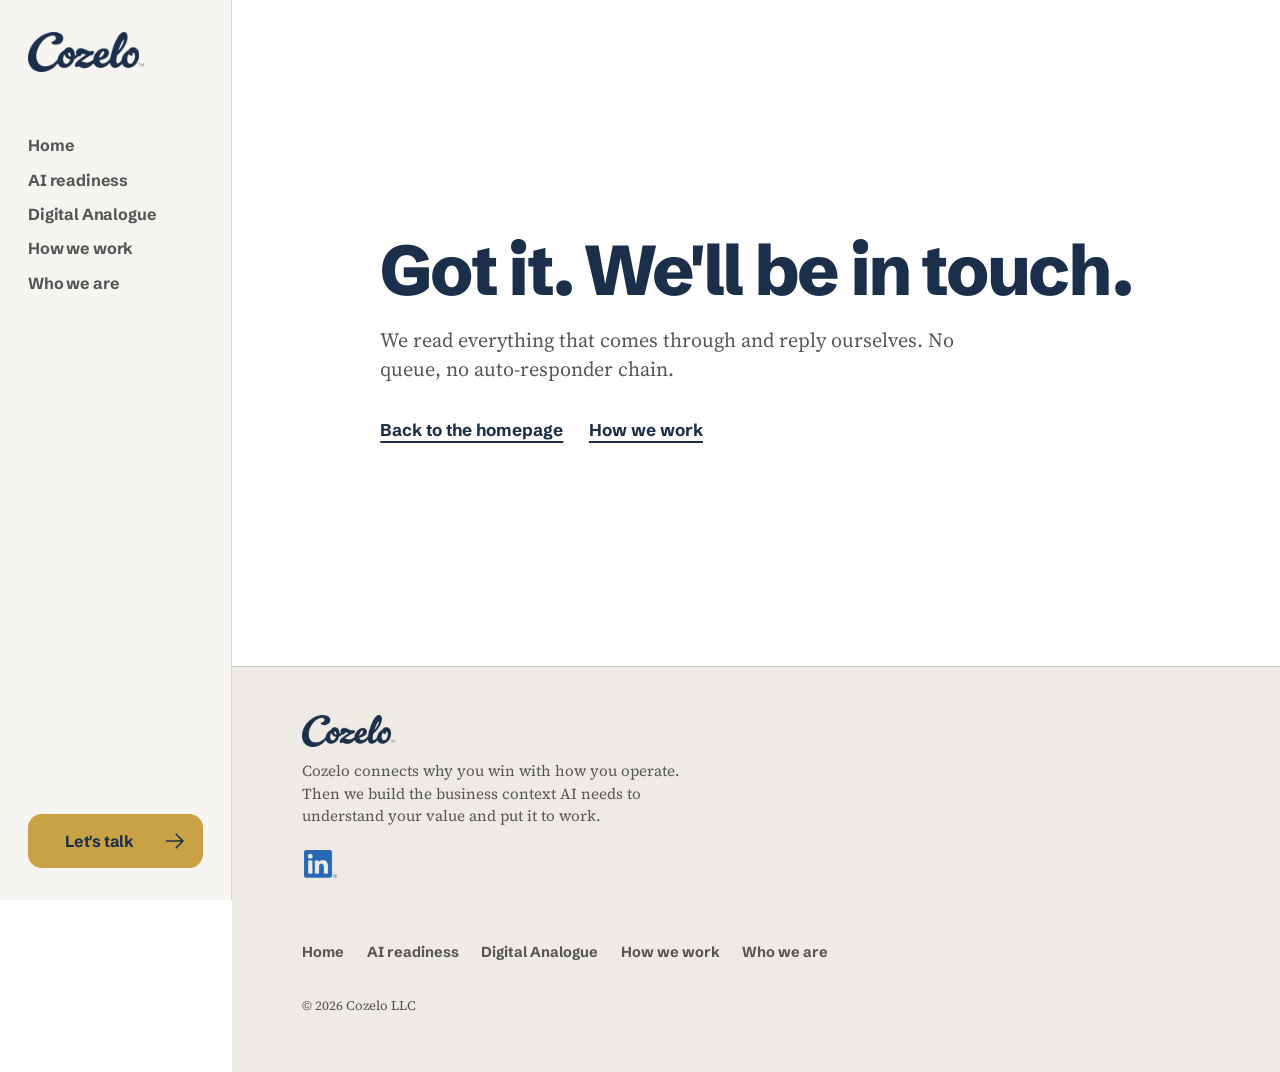
<file: standalone/digital-analogue/thanks/index.html>
<!DOCTYPE html>
<html lang="en">
<head>
<!-- Google tag (gtag.js) -->
<script async src="https://www.googletagmanager.com/gtag/js?id=G-E1VWMGRN72"></script>
<script>
  window.dataLayer = window.dataLayer || [];
  function gtag(){dataLayer.push(arguments);}
  gtag('js', new Date());

  gtag('config', 'G-E1VWMGRN72');
</script>
<meta charset="utf-8">
<meta name="viewport" content="width=device-width, initial-scale=1">
<link rel="icon" type="image/png" href="/assets/logo-badge-128.png">
<meta name="robots" content="noindex, nofollow">
<title>Thank you | Cozelo</title>
<meta name="description" content="We received your message and will be in touch.">
<link rel="preconnect" href="https://fonts.googleapis.com">
<link rel="preconnect" href="https://fonts.gstatic.com" crossorigin>
<!-- Working weights only. Audited against the page: Schibsted 400/700/800 and
     Source Serif 400/600 are the only ones that render. Italic dropped until used. -->
<link href="https://fonts.googleapis.com/css2?family=Schibsted+Grotesk:wght@400;700;800&family=Source+Serif+4:opsz,wght@8..60,400;8..60,600&display=swap" rel="stylesheet">
<link rel="stylesheet" href="/assets/site.css?v=3c84e940">
<style>

.nf{min-height:74vh; display:flex; flex-direction:column; justify-content:center}
.nf h1{font-size:clamp(2.6rem,6vw,4.4rem); font-weight:800; letter-spacing:-.032em; line-height:1.02; margin:.7rem 0 1.2rem}
.nf ul{list-style:none; margin:2rem 0 0; padding:0; display:flex; flex-wrap:wrap; gap:1.6rem}
.nf ul a{color:var(--navy); font-family:var(--sans); font-size:1.0625rem; font-weight:700;
  text-decoration:underline; text-decoration-thickness:1.5px; text-underline-offset:5px}
</style></style>
</head>
<body>


<!-- Mobile navigation. Rendered <=1080px only. -->
<div class="mnav" id="mnav">
  <div class="mnav__box">
    <a class="mnav__brand" href="https://cozelo.co/" aria-label="Cozelo — home">
      <img src="/assets/logo-badge-128.png" alt="" width="30" height="30">
    </a>
    <button class="mnav__burger" id="mburger" type="button" aria-label="Open menu" aria-expanded="false" aria-controls="mmenu">
      <span></span>
    </button>
  </div>
  <a class="btn btn--primary mnav__cta" href="/#lets-talk">Let's talk<svg class="btn__arrow" viewBox="0 0 24 24" fill="none" stroke="currentColor" stroke-width="1.6" stroke-linecap="round" stroke-linejoin="round" aria-hidden="true" focusable="false"><path d="M3.5 12H20M13.2 5.2 20 12l-6.8 6.8"/></svg></a>
</div>
<nav class="mmenu" id="mmenu" aria-label="Primary">
  <a class="mlink current" href="https://cozelo.co/">Home</a>
  <a class="mlink" href="https://cozelo.co/ai-readiness/">AI readiness</a>
  <a class="mlink" href="/">Digital Analogue</a>
  <a class="mlink" href="https://cozelo.co/how-we-work/">How we work</a>
  <a class="mlink" href="https://cozelo.co/who-we-are/">Who we are</a>
  <div class="mmenu__foot">
    <a class="btn btn--primary" href="/#lets-talk">Let's talk<svg class="btn__arrow" viewBox="0 0 24 24" fill="none" stroke="currentColor" stroke-width="1.6" stroke-linecap="round" stroke-linejoin="round" aria-hidden="true" focusable="false"><path d="M3.5 12H20M13.2 5.2 20 12l-6.8 6.8"/></svg></a>
  </div>
</nav>

<nav class="rail" id="rail" aria-label="Primary">
  <div>
    <a class="brand" href="https://cozelo.co/">
      <img class="wordmark-img" src="/assets/logo-wordmark-navy.png" alt="Cozelo — home" width="93" height="32">
    </a>
    <ul class="rail__pages">
      <li><a class="rail__pg" href="https://cozelo.co/">Home</a></li>
      <li><a class="rail__pg" href="https://cozelo.co/ai-readiness/">AI readiness</a></li>
      <li><a class="rail__pg" href="/">Digital Analogue</a></li>
      <li><a class="rail__pg" href="https://cozelo.co/how-we-work/">How we work</a></li>
      <li><a class="rail__pg" href="https://cozelo.co/who-we-are/">Who we are</a></li>
    </ul>
  </div>
  <a class="btn btn--primary" href="/#lets-talk">Let's talk<svg class="btn__arrow" viewBox="0 0 24 24" fill="none" stroke="currentColor" stroke-width="1.6" stroke-linecap="round" stroke-linejoin="round" aria-hidden="true" focusable="false"><path d="M3.5 12H20M13.2 5.2 20 12l-6.8 6.8"/></svg></a>
</nav>



<header class="band band--light nf">
  <div class="inner">
    <h1>Got it. We'll be in touch.</h1>
    <p class="lede">We read everything that comes through and reply ourselves. No queue, no auto-responder chain.</p>
    <ul>
      <li><a href="/">Back to the homepage</a></li>
      <li><a href="https://cozelo.co/how-we-work/">How we work</a></li>
    </ul>
  </div>
</header>

<footer class="footer">
  <div class="footer__in">
    <div>
      <a class="brand" href="https://cozelo.co/">
        <img class="wordmark-img" src="/assets/logo-wordmark-navy.png" alt="Cozelo — home" width="93" height="32">
      </a>
      <small>Cozelo connects why you win with how you operate. Then we build the business context AI needs to understand your value and put it to work.</small>
      <p class="footer__social"><a href="https://www.linkedin.com/company/cozelo-co/home/" target="_blank" rel="noopener" aria-label="Cozelo on LinkedIn"><img src="/assets/linkedin-in-blue.png" alt="LinkedIn" width="33" height="28" loading="lazy"></a></p>
    </div>
    <ul>
      <li><a href="https://cozelo.co/">Home</a></li>
      <li><a href="https://cozelo.co/ai-readiness/">AI readiness</a></li>
      <li><a href="/">Digital Analogue</a></li>
      <li><a href="https://cozelo.co/how-we-work/">How we work</a></li>
      <li><a href="https://cozelo.co/who-we-are/">Who we are</a></li>
    </ul>
    <p class="footer__legal">&copy; 2026 Cozelo LLC</p>
  </div>
</footer>

<script src="/assets/site.js?v=21677f43"></script>
</body>
</html>
</file>
<file: assets/site.css>
/* Cozelo site: shared styles. Page-specific rules stay inline in each page, after this file. */
:root{
  --bone:#f7f5f1; --bone-shade:#eeebe4; --white:#fff;
  --gold:#c9a245; --gold-ink:#7a6228; --navy:#1b2f4b;
  --on-dark:#fff; --on-dark-soft:#b4b4b4; --on-navy-soft:#c3cad4; --on-light:#1a1a1a; --on-light-soft:#565656;
  --rule-dark:rgba(255,255,255,.16); --rule-light:rgba(26,26,26,.14);
  --sans:"Schibsted Grotesk","Helvetica Neue",Helvetica,Arial,sans-serif;
  --serif:"Source Serif 4","Iowan Old Style",Charter,Cambria,Georgia,serif;
  --gutter:clamp(1.5rem,5.5vw,6rem); --measure:36rem; --max:84rem; --rail-w:14.5rem;
  --ease:cubic-bezier(.2,.7,.2,1); --dur-fast:180ms; --dur-band:520ms;
  --btn-radius:14px;
}
*{box-sizing:border-box}
html{scroll-behavior:smooth;-webkit-text-size-adjust:100%}
body{
  margin:0; background:var(--white); color:var(--on-light);
  font-family:var(--sans); font-size:1.125rem; line-height:1.5; -webkit-font-smoothing:antialiased;
}

/* ---------- bands ---------- */
/* Section spacing: about twice the H2 size on desktop (~6rem at 1440), easing to 3.5rem on phones. */
.band{padding:clamp(3.5rem,calc(2rem + 4.5vw),6.5rem) var(--gutter); position:relative}
.band--dark{background:var(--navy); color:var(--on-dark); --on-dark-soft:var(--on-navy-soft)}
.band--dark + .band--dark{border-top:1px solid var(--rule-dark)}
.band--light{background:var(--white); color:var(--on-light)}
.band--light + .band--light{border-top:1px solid var(--rule-light)}
.band--shade{background:var(--bone-shade); color:var(--on-light)}
.inner{max-width:var(--max); margin:0 auto}
section[id],header[id]{scroll-margin-top:5.5rem}

/* ---------- type ---------- */
/* Balanced line lengths in headings, so a no-break phrase never leaves a ragged line. */
h1,h2,h3{font-family:var(--sans); margin:0; color:var(--navy); text-wrap:balance}
.band--dark h1,.band--dark h2,.band--dark h3{color:var(--on-dark)}
h1,.h-display{font-size:clamp(2.75rem,6.2vw,5rem); font-weight:800; line-height:1.0; letter-spacing:-.032em}
h2{font-size:clamp(2rem,3.4vw,2.9rem); font-weight:700; line-height:1.06; letter-spacing:-.026em; max-width:24ch}
/* Keep "go-to-market" on one line in headings (from 360px up). */
@media(min-width:360px){.nb{white-space:nowrap}}
/* Second sentence of the home H1 in Cozelo gold. */
.h1-accent{color:var(--gold)}
h3{font-size:clamp(1.2rem,1.6vw,1.45rem); font-weight:700; line-height:1.15; letter-spacing:-.02em}
.lede{font-family:var(--serif); font-size:1.26rem; line-height:1.45; color:var(--on-dark-soft); max-width:38rem}
.band--light .lede,.band--shade .lede{color:var(--on-light-soft)}
.prose{font-family:var(--serif); font-size:1.125rem; line-height:1.6; max-width:var(--measure); color:var(--on-dark-soft)}
.band--light .prose,.band--shade .prose{color:var(--on-light)}
.prose p{margin:0 0 1.15em}
.prose p:last-child{margin-bottom:0}
.prose .call{
  font-family:var(--sans); font-weight:700; font-size:1.3rem; line-height:1.25; letter-spacing:-.02em;
  color:var(--navy); border-left:3px solid var(--gold-ink); padding-left:1.05rem; margin:1.9rem 0;
}
.band--dark .prose .call{color:var(--on-dark)}

/* ---------- section layouts ---------- */
.lay-split{display:grid; grid-template-columns:minmax(0,.85fr) minmax(0,1.15fr); gap:clamp(2rem,6vw,5.5rem); align-items:start}
.lay-stack > .head{margin-bottom:clamp(1.8rem,3.5vw,2.8rem)}
@media(max-width:900px){.lay-split{grid-template-columns:1fr; gap:2rem}}

.brand{display:flex; align-items:center; gap:.65rem; text-decoration:none; color:inherit}
/* Horizontal wordmark, supplied 12 Aug. Cropped to its bounding box and
   recoloured to --navy. See the design brief for the four defects logged. */
.wordmark-img{height:32px; width:auto; display:block}

/* ---------- left rail: the desktop nav, present from load (>1080px) ----------
   Page links, with the current page's sections listed under it and tracked on
   scroll by site.js (gold marker + aria-current). Below 1080px the mobile
   pills take over and the rail is not rendered. */
.rail{
  position:fixed; top:0; left:0; bottom:0; width:var(--rail-w); z-index:60;
  display:none; flex-direction:column; justify-content:space-between; gap:2rem;
  padding:2rem 1.75rem; overflow-y:auto;
  background:var(--bone); color:var(--on-light); border-right:1px solid var(--rule-light);
}
.rail .wordmark-img{height:40px}
.rail__pages{list-style:none; margin:3.5rem 0 0; padding:0}
.rail__pg{display:block; padding:.45rem 0; color:var(--on-light-soft); text-decoration:none;
  font-size:1rem; font-weight:700; letter-spacing:-.01em; line-height:1.25}
.rail__pg:hover,.rail__pg.current{color:var(--navy)}
.rail__toc{list-style:none; margin:.4rem 0 .9rem; padding:0 0 0 .875rem; border-left:2px solid var(--rule-light)}
.rail__toc a{display:block; font-family:var(--serif); position:relative; padding:.375rem 0; color:var(--on-light-soft); text-decoration:none;
  font-size:.906rem; line-height:1.3}
.rail__toc a:hover{color:var(--navy)}
.rail__toc a[aria-current]{color:var(--navy); font-weight:600}
.rail__toc a[aria-current]::before{content:""; position:absolute; left:calc(-.875rem - 2px); top:.25rem; bottom:.25rem; width:2px; background:var(--gold)}
/* 175px of usable width here, so the swap needs a tighter pair. */
.rail .btn{--btn-inset:.9rem; --btn-inset-far:2.9rem; width:100%; justify-content:center; flex:0 0 auto}
@media(min-width:1081px){
  .rail{display:flex}
  body{padding-left:var(--rail-w)}
  section[id],header[id]{scroll-margin-top:1.5rem}
}

/* ---------- buttons ---------- */
/* Asymmetric padding reserves the arrow's slot. Left + right stay constant
   across the swap, so the button never changes width while the label slides. */
.btn{
  position:relative; overflow:hidden;
  display:inline-flex; align-items:center; font-family:var(--sans); font-size:1rem; font-weight:700;
  letter-spacing:-.015em; text-transform:none; text-decoration:none; line-height:1.2;
  --btn-inset:1.9rem;      /* arrow side */
  --btn-inset-far:3.9rem;  /* label side; the two swap on hover */
  --btn-hide:-1.7em;       /* > the 1.5em arrow, so it clears the edge fully */
  white-space:nowrap;
  padding:.95rem var(--btn-inset-far) .95rem var(--btn-inset); border:2px solid transparent;
  border-radius:var(--btn-radius); cursor:pointer;
  transition:background-color var(--dur-fast) var(--ease), color var(--dur-fast) var(--ease),
             border-color var(--dur-fast) var(--ease), padding .35s ease-in-out;
}
.btn--primary{background:var(--gold); color:var(--navy); border-color:var(--gold)}
.btn--primary:hover{background:#d9b45c; border-color:#d9b45c; color:var(--navy)}
/* Directional affordance on every button. Decorative, so hidden from assistive
   tech. Drawn, not typeset — the U+2192 glyph renders small, low and thin.
   Icon box = 1.5x font size, centred on the text box, measured off bcg.com. */
.btn__arrow{
  position:absolute; right:var(--btn-inset); top:50%;
  width:1.5em; height:1.5em; margin-top:-.75em;
  transition:transform .18s cubic-bezier(.2,.7,.2,1);
}

/* PRIMARY HOVER — the arrow cycle, reproduced from bcg.com. The icon is
   absolutely positioned and the animation swaps which edge it is anchored to:
   0-50% animates `right` past the edge; at 52% the anchor flips to `left`,
   still outside; 52-100% brings it in from the left. The discontinuity is the
   point — the arrow exits one side and re-enters the other, clipped throughout
   by overflow:hidden. The label slides the other way on a matching padding
   transition. Reserved for primary; secondary CTAs are text links. */
@keyframes btn-arrow-cycle{
  0%  {right:var(--btn-inset)}
  50% {right:var(--btn-hide)}
  52% {left:var(--btn-hide)}
  100%{left:var(--btn-inset)}
}
@keyframes btn-arrow-reset{
  0%  {left:var(--btn-inset)}
  50% {left:var(--btn-hide)}
  52% {right:var(--btn-hide)}
  100%{right:var(--btn-inset)}
}
.btn--primary:hover, .btn--primary:focus-visible{
  padding:.95rem var(--btn-inset) .95rem var(--btn-inset-far);
}
.btn--primary:hover .btn__arrow, .btn--primary:focus-visible .btn__arrow{
  animation:btn-arrow-cycle .35s ease-in-out forwards;
}
/* Applied by script on mouseleave/blur only, so no arrow animates on load. */
.btn--primary.is-resetting .btn__arrow{animation:btn-arrow-reset .35s ease-in-out forwards}
@media(prefers-reduced-motion:reduce){
  .btn{transition:background-color var(--dur-fast) var(--ease), color var(--dur-fast) var(--ease), border-color var(--dur-fast) var(--ease)}
  .btn--primary:hover, .btn--primary:focus-visible{padding:.95rem var(--btn-inset-far) .95rem var(--btn-inset)}
  .btn--primary:hover .btn__arrow, .btn--primary:focus-visible .btn__arrow,
  .btn--primary.is-resetting .btn__arrow{animation:none}
}
/* Secondary CTA: an underlined text link. Only primary CTAs get the button. */
.textlink{display:inline-block; font-family:var(--sans); font-size:1.0625rem; font-weight:700; line-height:1.3;
  color:var(--navy); text-decoration:underline; text-decoration-thickness:1.5px; text-underline-offset:5px}
.textlink:hover{text-decoration-thickness:2.5px}
.band--dark .textlink{color:var(--on-dark)}
.btnrow{display:flex; flex-wrap:wrap; gap:.9rem; margin-top:2.4rem}

/* ---------- contact form. Netlify Forms: static markup is the whole
   backend — no JS, no endpoint to stand up. Lives inside each page's own
   closing band, under that page's heading and lede. ---------- */
.cform{margin-top:2.4rem; max-width:44rem}
.cform__grid{display:grid; grid-template-columns:repeat(auto-fit,minmax(min(16rem,100%),1fr)); gap:1rem}
.cform label{display:block; font-family:var(--sans); font-weight:700;
  font-size:.875rem; color:var(--on-light-soft); margin:0 0 .45rem}
.band--dark .cform label{color:var(--on-dark-soft)}
.cform input,.cform textarea{
  width:100%; font-family:var(--serif); font-size:1rem; line-height:1.5; color:var(--on-light);
  background:var(--white); border:2px solid rgba(26,26,26,.18); border-radius:var(--btn-radius);
  padding:.8rem .9rem; transition:border-color var(--dur-fast) var(--ease);
}
.cform input:focus,.cform textarea:focus{outline:none; border-color:var(--navy); box-shadow:0 0 0 1px var(--navy)}
.cform textarea{min-height:8rem; resize:vertical}
.cform .full{grid-column:1/-1}
.cform button{margin-top:1.2rem}
.cform__hp{position:absolute; left:-9999px}

/* ---------- page hero inner (interior pages) ---------- */
.hero__inner{position:relative; z-index:2; max-width:var(--max); margin:0 auto; width:100%}



/* ---------- summary → deep page ---------- */
.deeper{margin-top:clamp(2.5rem,5vw,3.6rem); padding-top:1.6rem; border-top:1px solid var(--rule-dark);
  display:flex; flex-wrap:wrap; align-items:center; justify-content:space-between; gap:1.4rem}
.band--light .deeper{border-top-color:var(--rule-light)}
.deeper p{font-family:var(--serif); font-size:1.05rem; line-height:1.5; margin:0; max-width:38rem; color:var(--on-dark-soft)}
.band--light .deeper p{color:var(--on-light-soft)}
@media(max-width:640px){.deeper{flex-direction:column; align-items:flex-start}}

/* ---------- footer ---------- */
.footer{padding:3rem var(--gutter) 3.5rem; border-top:1px solid var(--rule-light); background:var(--bone-shade); color:var(--on-light)}
.footer__in{max-width:var(--max); margin:0 auto; display:flex; flex-wrap:wrap; gap:2rem; justify-content:space-between; align-items:flex-start}
.footer small{display:block; font-family:var(--serif); font-size:.95rem; color:var(--on-light-soft); max-width:26rem; margin-top:.8rem}
.footer ul{display:flex; flex-wrap:wrap; gap:1.4rem; list-style:none; margin:0; padding:0}
.footer a{color:var(--on-light-soft); text-decoration:none; font-size:.906rem; font-weight:700}
.footer a:hover{color:var(--gold-ink)}

/* ============================================================
   MOBILE NAVIGATION — floating pills, scroll-aware. <=1080px.
   ============================================================ */
.mnav{display:none; color:var(--on-dark)} /* pinned: it inherited this from the old dark body */
/* A component whose entire style block lives inside a media query must be
   switched off in the base cascade — unstyled is the default state, not
   hidden. */
.mmenu{display:none}
@media(max-width:1080px){
  .mnav{
    position:fixed; top:12px; left:12px; right:12px; z-index:70;
    display:flex; align-items:flex-start; justify-content:space-between; gap:.5rem;
    transition:transform .32s var(--ease);
  }
  .mnav.up{transform:translateY(calc(-100% - 16px))}
  .mnav__box{
    display:flex; align-items:center; gap:.5rem; background:var(--white);
    border-radius:var(--btn-radius); padding:.3rem .3rem .3rem .75rem;
    box-shadow:0 1px 4px rgba(26,26,26,.16);
  }
  .mnav__brand{display:block; line-height:0; text-decoration:none}
  .mnav__brand img{width:30px; height:30px; display:block}
  .mnav__burger{
    width:44px; height:44px; flex:0 0 44px; display:grid; place-items:center;
    border:0; padding:0; cursor:pointer; border-radius:11px; background:var(--bone-shade);
  }
  .mnav__burger span{display:block; width:18px; height:2px; background:var(--on-light); position:relative; transition:.25s var(--ease)}
  .mnav__burger span::before,.mnav__burger span::after{
    content:""; position:absolute; left:0; width:18px; height:2px; background:var(--on-light); transition:.25s var(--ease)}
  .mnav__burger span::before{top:-6px}
  .mnav__burger span::after{top:6px}
  .mnav__burger[aria-expanded="true"] span{background:transparent}
  .mnav__burger[aria-expanded="true"] span::before{top:0; transform:rotate(45deg)}
  .mnav__burger[aria-expanded="true"] span::after{top:0; transform:rotate(-45deg)}
  .mnav__cta{
    padding:.72rem 1.05rem; font-size:.82rem; box-shadow:0 1px 4px rgba(26,26,26,.16);
    --btn-inset:1.05rem; --btn-inset-far:1.05rem;
  }
  .mnav__cta .btn__arrow{position:static; margin:0 0 0 .1rem; width:1.2em; height:1.2em}
  body.menu-open .mnav__cta{opacity:0; pointer-events:none}
  body.menu-open .mnav{transform:none}
  body.menu-open{overflow:hidden}

  .mmenu{
    position:fixed; inset:0; z-index:65; background:var(--navy); color:#fff;
    display:flex; flex-direction:column; padding:5.2rem var(--gutter) 2rem;
    opacity:0; visibility:hidden; transform:translateY(-8px);
    transition:opacity .26s var(--ease), transform .26s var(--ease), visibility .26s;
    overflow-y:auto;
  }
  .mmenu.on{opacity:1; visibility:visible; transform:none}
  .mmenu a.mlink{
    color:#fff; text-decoration:none; font-size:1.6rem; font-weight:800; letter-spacing:-.028em;
    padding:.68rem 0; border-bottom:1px solid rgba(255,255,255,.14);
  }
  .mmenu a.mlink.current{color:#d9b45c}
  .mmenu__foot{margin-top:auto; padding-top:1.5rem}
  .mmenu__foot .btn{width:100%; justify-content:center}
  .hero{padding-top:8.5rem}
}
@media(max-width:1080px) and (prefers-reduced-motion:reduce){
  .mnav{transition:none}
  .mnav.up{transform:none}
}

/* ---------- reveal: content renders visible on load, with no scroll-triggered fade or slide. ---------- */
@media(prefers-reduced-motion:reduce){*{transition-duration:.01ms !important}}

/* ============================================================
   INTERIOR-PAGE PATTERNS — added for the four pages below the
   homepage. Same tokens, no new colors or type sizes introduced.
   ============================================================ */

/* Interior hero: same voice as the homepage hero, roughly a third the
   height. White, with a figure drawn from the page's own content. */
.phero{min-height:34vh; display:flex; flex-direction:column; justify-content:flex-end;
  padding-top:9.5rem; padding-bottom:clamp(2.25rem,4vw,3.25rem)}
.phero h1{max-width:28ch}
.phero .lede{margin-top:1.5rem; max-width:42rem}
/* No top bar on desktop any more, so the hero only needs clearance on mobile. */
@media(min-width:1081px){.phero{padding-top:6.5rem}}

/* Hero figure (Who we are): text left, figure right from 901px; stacked below that.
   Figures use navy line work and sans labels only. Entrances run once on
   load and are skipped under reduced motion; the resting state is the
   finished figure. */
.phero--fig .hero__inner{display:grid; grid-template-columns:minmax(0,1.15fr) minmax(0,.85fr);
  column-gap:clamp(2.5rem,6vw,6rem); align-items:end}
.phero--fig .hero__text{min-width:0}
.hfig{width:100%; max-width:30rem; justify-self:end; font-family:var(--sans); color:var(--navy)}
.hfig__label{font-size:.875rem; font-weight:700; fill:var(--navy); color:var(--navy)}
.hfig__soft{font-family:var(--serif); font-size:.875rem; font-weight:400; fill:var(--on-light-soft); color:var(--on-light-soft)}
@media(max-width:900px){
  .phero--fig .hero__inner{grid-template-columns:1fr}
  .hfig{justify-self:start; margin-top:2.5rem; max-width:26rem}
}
@keyframes hfig-rise{from{opacity:0; transform:translateY(10px)}to{opacity:1; transform:none}}

/* Definition rows: label left, prose right, hairline between. Collapses to
   stacked below 760px. The system's densest pattern — used where a page
   needs to say several distinct things without becoming a card grid. */
.dl{border-top:1px solid var(--rule-dark); margin-top:clamp(2rem,4vw,3rem)}
.band--light .dl,.band--shade .dl{border-top-color:var(--rule-light)}
.dl__row{display:grid; grid-template-columns:minmax(0,.85fr) minmax(0,1.15fr);
  gap:clamp(1.5rem,4vw,3rem); padding:clamp(1.5rem,3vw,2.1rem) 0;
  border-bottom:1px solid var(--rule-dark)}
.band--light .dl__row,.band--shade .dl__row{border-bottom-color:var(--rule-light)}
.dl__row dt{font-family:var(--sans); font-weight:700; font-size:1.15rem;
  letter-spacing:-.02em; margin:0}
.dl__row dd{font-family:var(--serif); font-size:1.05rem; line-height:1.55;
  color:var(--on-dark-soft); margin:0}
.band--light .dl__row dd,.band--shade .dl__row dd{color:var(--on-light-soft)}
@media(max-width:760px){.dl__row{grid-template-columns:1fr; gap:.6rem}}



/* Bios: portrait frame at 4:5, name, role, first-person prose. min(20rem,100%)
   so a single column never overflows a 320px phone. */
.bios{display:grid; grid-template-columns:repeat(auto-fit,minmax(min(20rem,100%),1fr));
  gap:clamp(2.5rem,5vw,4rem); margin-top:clamp(2rem,4vw,3rem)}
.bio__role{font-family:var(--sans); font-size:.95rem; font-weight:700;
  color:var(--on-dark-soft); margin-top:.2rem; margin-bottom:.9rem}
.band--light .bio__role,.band--shade .bio__role{color:var(--on-light-soft)}

/* ---------- the go-to-market operating model wheel (home, how-we-work) ---------- */
.fwv{width:100%; max-width:640px; height:auto; display:block}
.fwv-navy{fill:var(--navy)}
.fwv-wedge{fill:var(--bone)}
.fwv-core{fill:var(--gold)}
.fwv-label{font-family:var(--sans); font-size:29px; font-weight:700;
  letter-spacing:-.01em; fill:var(--navy); text-anchor:middle;
  dominant-baseline:central}
.fwv-outer-label textPath{font-family:var(--sans); font-size:21px; font-weight:700;
  letter-spacing:.05em; fill:#fff}
.fwv-core-label{font-family:var(--sans); font-weight:800; font-size:30px;
  letter-spacing:-.02em; fill:var(--navy); text-anchor:middle}

/* Visually hidden, still read by screen readers. */
.sr-only{position:absolute; width:1px; height:1px; padding:0; margin:-1px; overflow:hidden; clip:rect(0 0 0 0); white-space:nowrap; border:0}

/* ---------- closing contact section (same on every page) ---------- */
.close-wrap{display:grid; grid-template-columns:5fr 6fr; gap:clamp(2rem,6vw,5rem); align-items:start}
.close__h{font-size:clamp(2rem,3.1vw,2.7rem); font-weight:800; letter-spacing:-.03em; line-height:1.05; max-width:19ch}
.close__lede{margin-top:1.5rem; max-width:28rem}
.close-wrap .cform{margin-top:0}
@media(max-width:900px){.close-wrap{grid-template-columns:1fr}}

/* ---------- Junctions motif (drawn by assets/motif.js) ----------
   Rules: not on every section; each field fades in from behind the copy it sits beside; the gold
   shape is drawn for the idea next to it; only a single continuous gold line may draw itself in,
   at most one per page; recurring elements (the closing contact section) use the same design. */
.jx{display:block; overflow:hidden; pointer-events:none}
.jx svg{display:block}
.jx--await .m-main{stroke-dasharray:1; stroke-dashoffset:1}
.jx--await .m-pop{opacity:0}
.jx--draw .m-main{stroke-dasharray:1; stroke-dashoffset:1; animation:jx-draw 2.6s var(--ease) forwards}
.jx--draw .m-pop{opacity:0; transform-box:fill-box; transform-origin:center;
  animation:jx-pop .45s var(--ease) forwards; animation-delay:calc(2.5s + var(--i, 0) * .2s)}
@keyframes jx-draw{to{stroke-dashoffset:0}}
@keyframes jx-pop{from{opacity:0; transform:scale(.4)}to{opacity:1; transform:scale(1)}}

/* Closing contact section, identical on every page: the gold ribbon runs down toward the heading,
   with a second gold circle beside it (two parties starting a conversation). */
#lets-talk{padding-top:0}
.jx-close{height:clamp(120px,11vw,156px); margin:0 calc(-1 * var(--gutter)) clamp(1.75rem,3vw,2.5rem);
  -webkit-mask-image:linear-gradient(180deg, transparent 0, #000 50%), linear-gradient(90deg, #000 50%, transparent);
  -webkit-mask-composite:source-in;
  mask-image:linear-gradient(180deg, transparent 0, #000 50%), linear-gradient(90deg, #000 50%, transparent);
  mask-composite:intersect}
.cform__note{margin:1rem 0 0; max-width:30rem; font-family:var(--serif); font-size:.875rem; line-height:1.5; color:var(--on-light-soft)}

/* Footer: company LinkedIn, LinkedIn's official blue [in] logo (brand.linkedin.com/in-logo), unaltered. */
.footer__social{margin-top:1.25rem}
.footer__social a{display:inline-block; line-height:0; padding:2px}
.footer__social img{display:block; width:33px; height:28px}
.footer__legal{flex-basis:100%; margin:0; font-family:var(--serif); font-size:.8125rem; color:var(--on-light-soft)}
/* Motif fields that span the content width (between the gutters). */
.jx-body{position:absolute; left:max(var(--gutter), calc((100% - var(--max)) / 2)); right:max(var(--gutter), calc((100% - var(--max)) / 2))}

/* ---------- placeholders for content still to come ---------- */
/* .ph: a labelled box standing in for a screenshot or video. .tbd: an inline note for copy still to confirm.
   Both render in red so they stand out on Deploy Previews. scripts/check-placeholders.sh fails the
   production build while any page still contains one. */
.ph{--ph-red:#e00000; display:flex; flex-direction:column; align-items:center; justify-content:center; gap:.5rem; text-align:center; width:100%;
  background:#ffe6e6; border:2px dashed var(--ph-red); border-radius:var(--btn-radius); padding:1.25rem}
.ph b{font-family:var(--sans); font-weight:700; font-size:.9375rem; color:var(--ph-red)}
.ph span{font-family:var(--serif); font-size:.875rem; line-height:1.45; color:#a30000; max-width:28rem}
.tbd{display:inline-block; font-family:var(--sans); font-style:normal; font-weight:700; font-size:.8125rem; line-height:1.4; letter-spacing:0;
  color:#fff; background:#e00000; border-radius:6px; padding:.1rem .45rem; vertical-align:middle}
</file>
